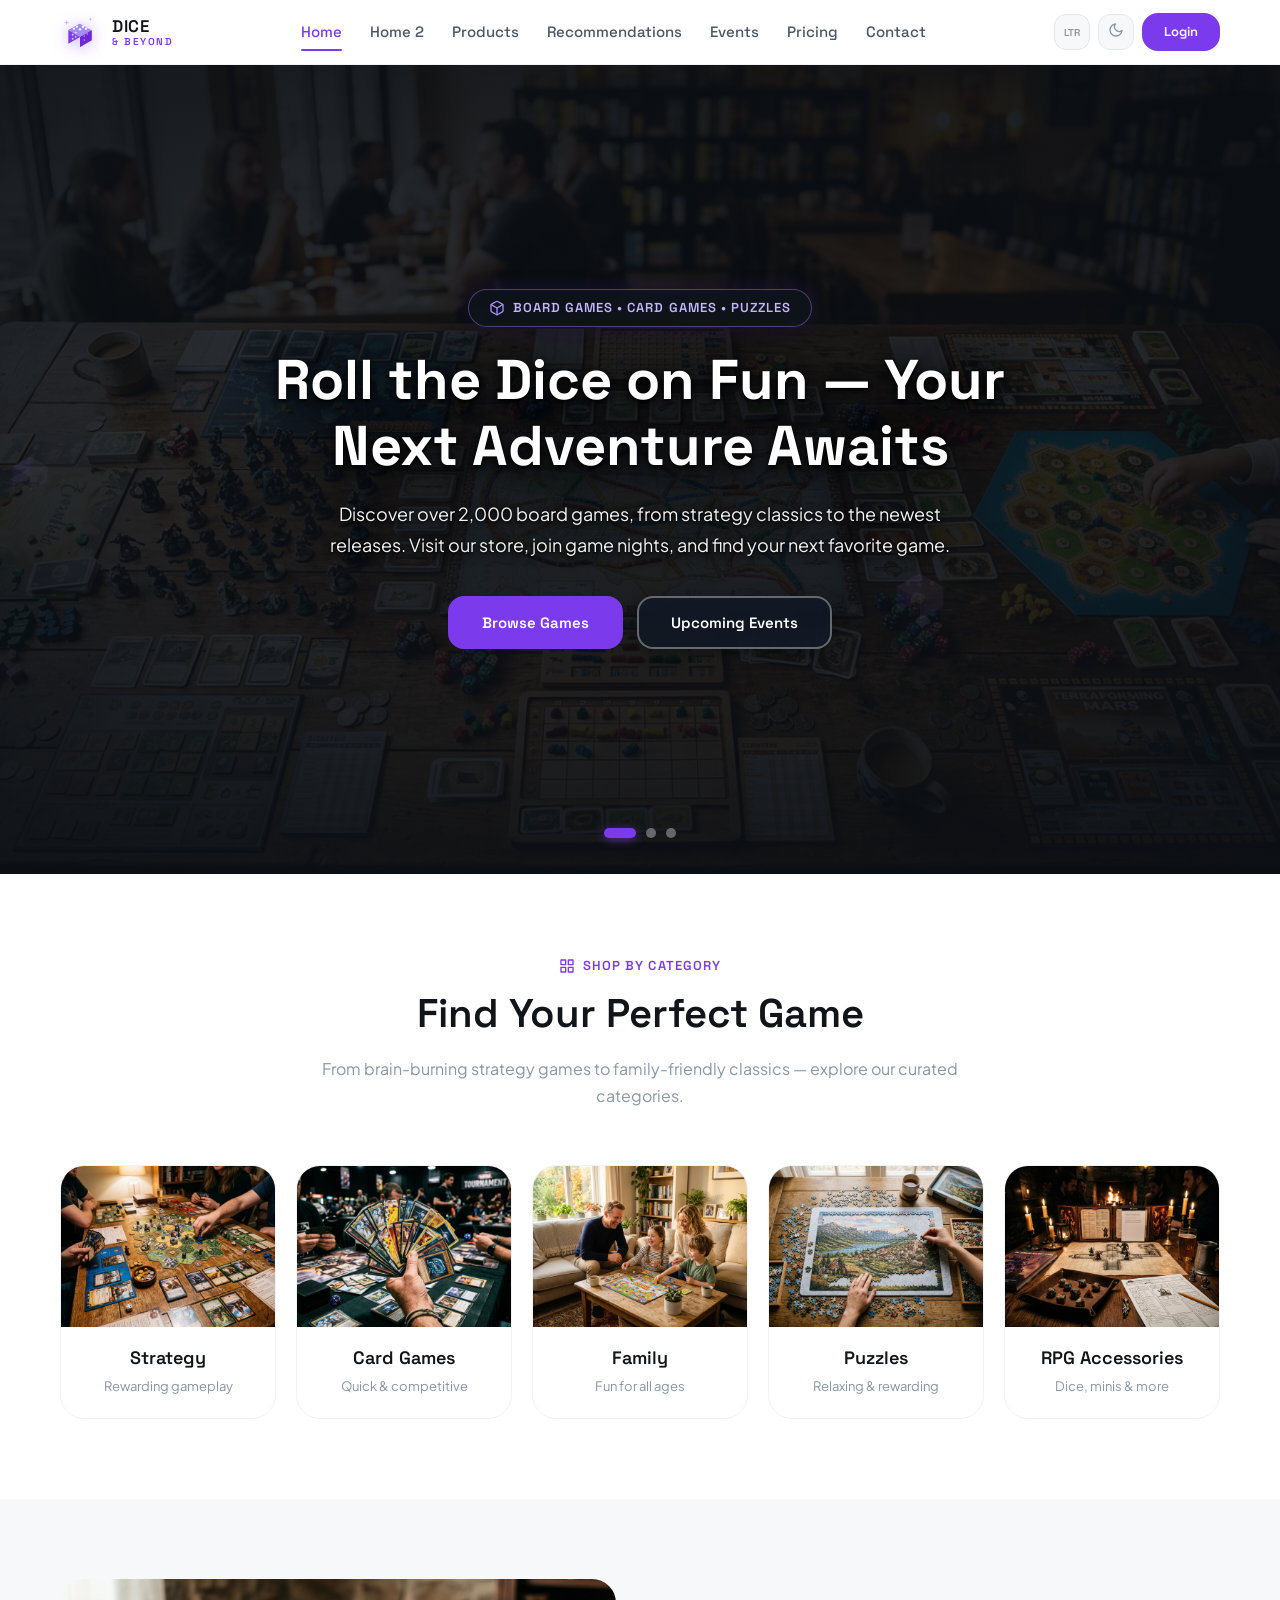
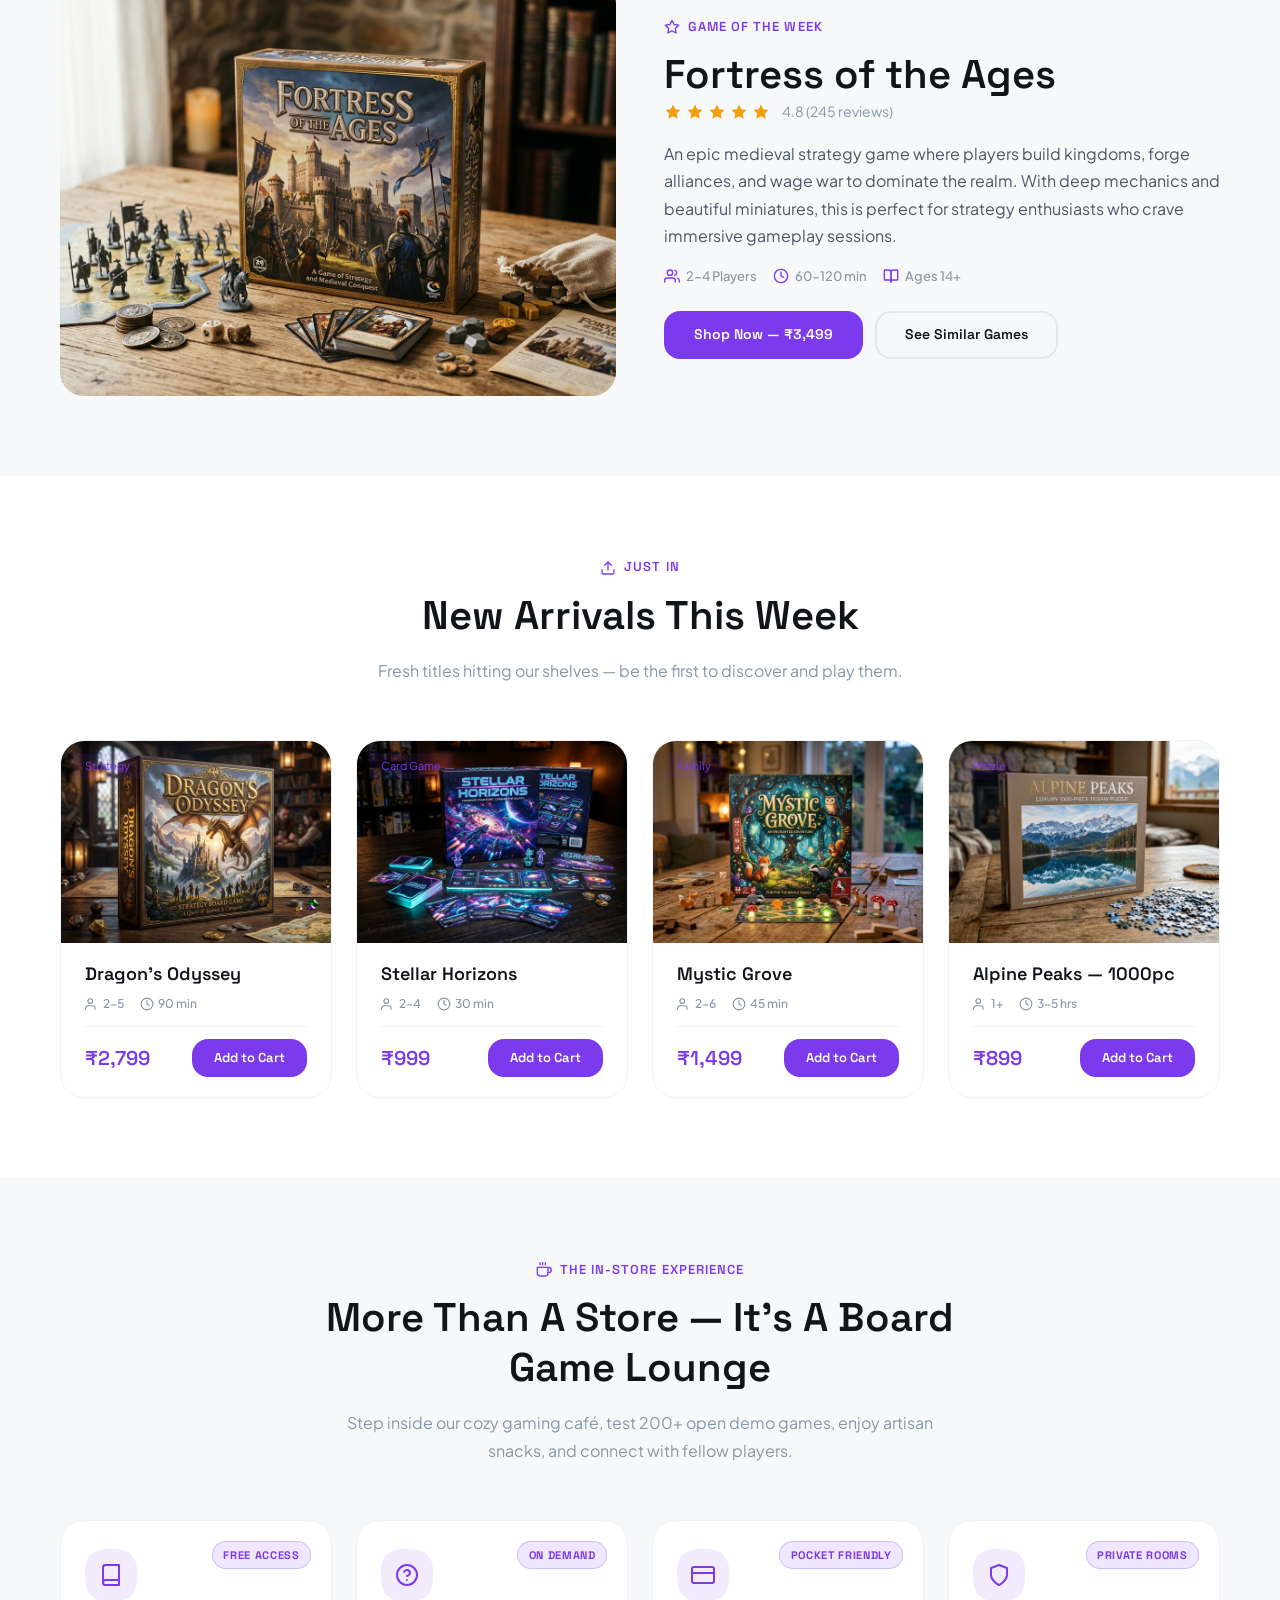
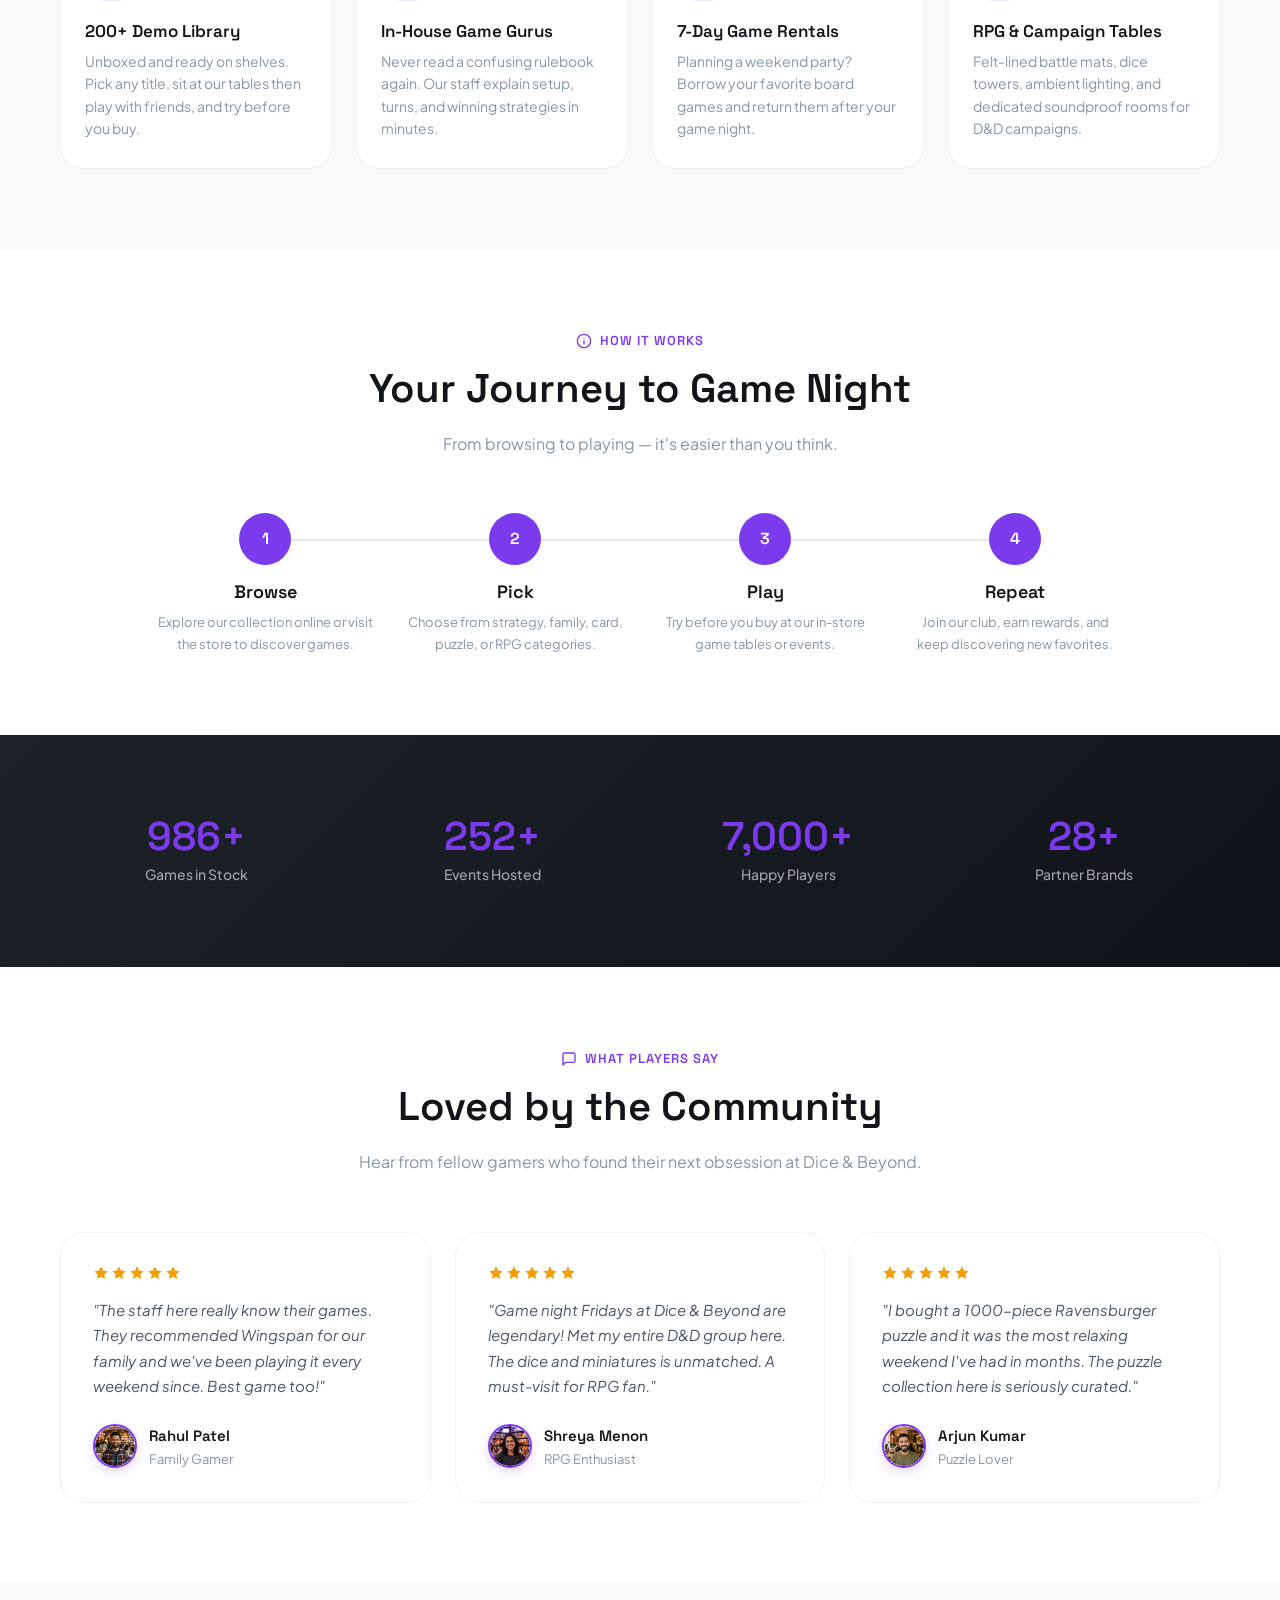
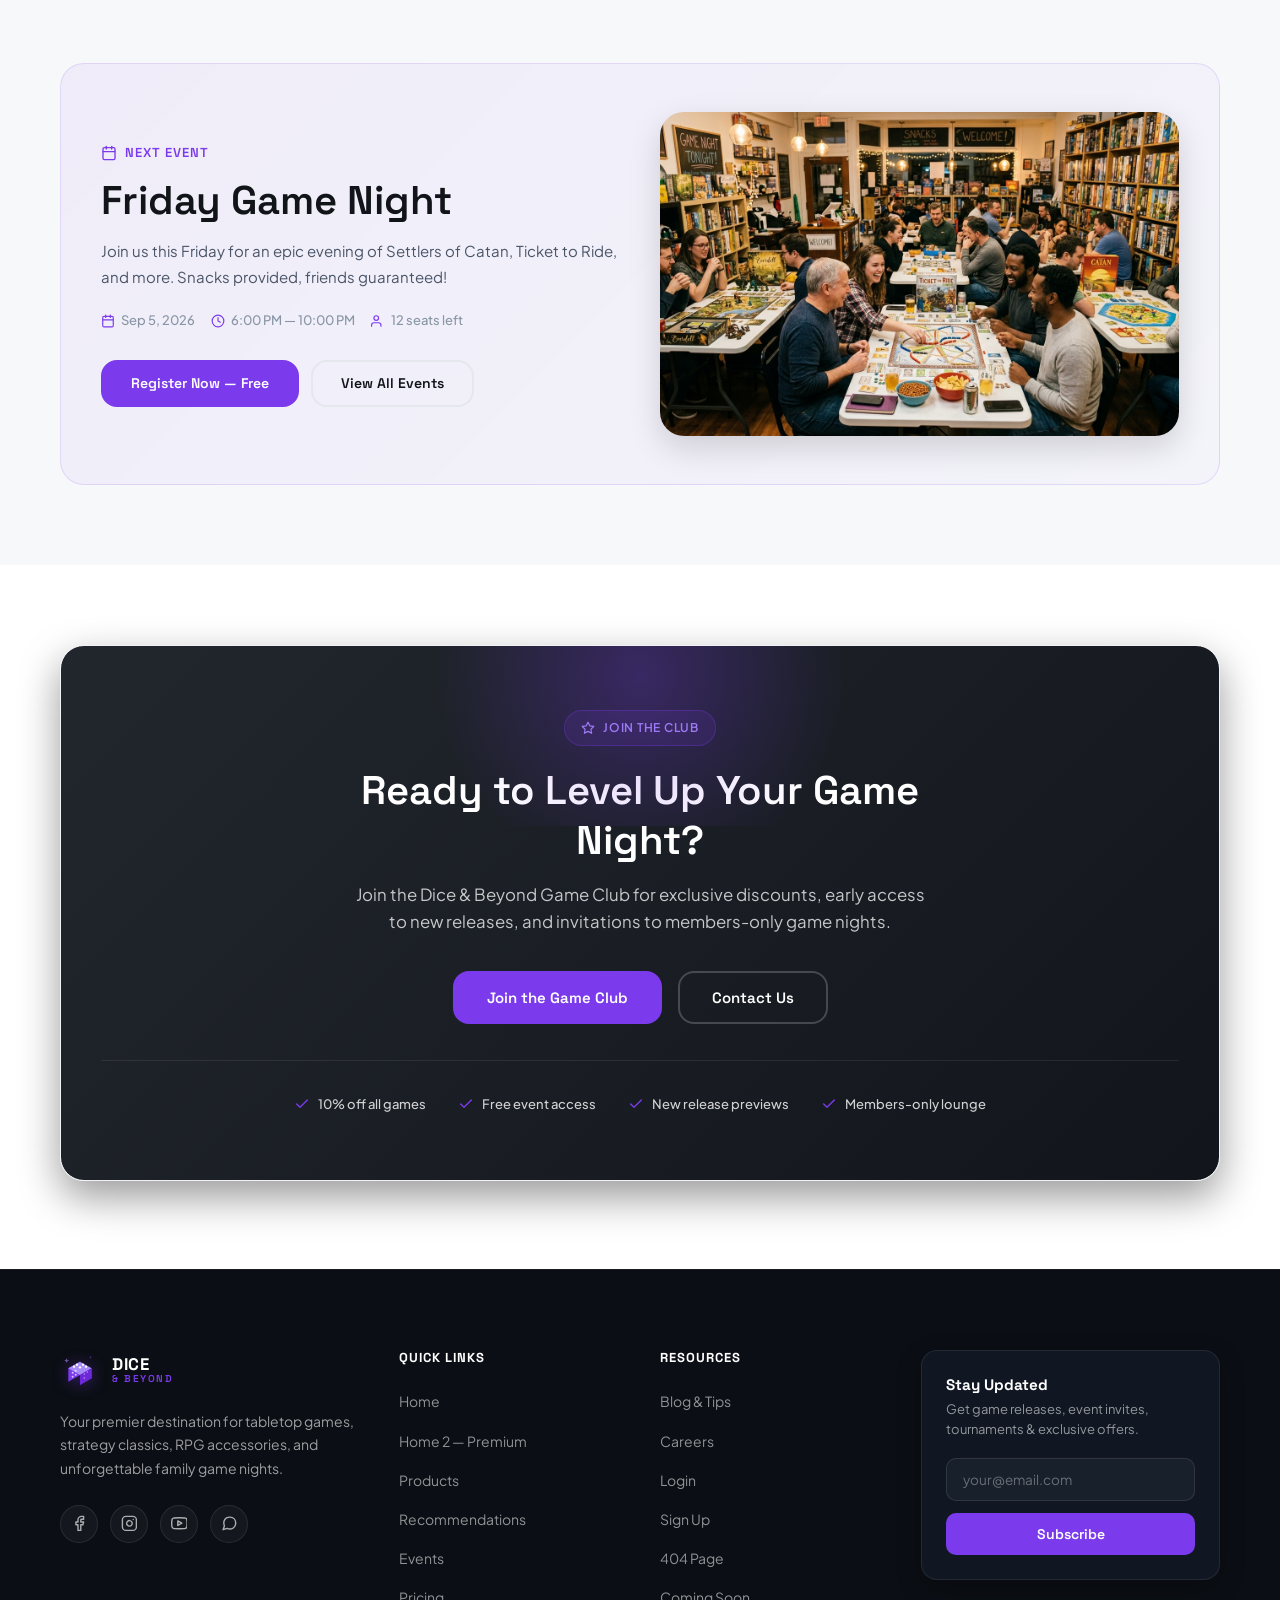
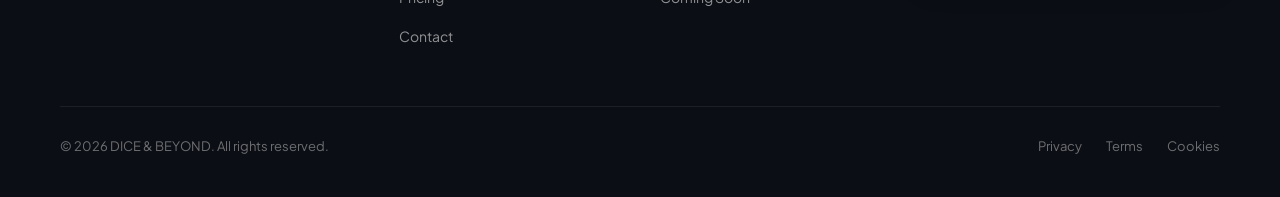
<file: index.html>
<!DOCTYPE html>
<html lang="en" id="root-html">
<head>
    <meta charset="UTF-8">
    <meta name="viewport" content="width=device-width, initial-scale=1.0">
    <meta name="description" content="Dice & Beyond — Your ultimate destination for board games, card games, puzzles, RPG accessories, and game night events. Browse our curated collection and join the community.">
    <title>Dice & Beyond — Hobby & Board Games Store</title>
    <link rel="icon" type="image/svg+xml" href="favicon.svg">
    <link rel="stylesheet" href="style.css">
</head>
<body>

<!-- NAVBAR -->
<div id="main-nav"></div>

<!-- ====== SECTION 1: HERO SLIDER ====== -->
<section class="hero" id="hero-section" aria-label="Hero Carousel">
    <!-- 3 Slide Background Images -->
    <div class="hero-slides-wrapper" id="hero-slides-track">
        <div class="hero-slide active" data-index="0">
            <img src="assets/images/hero_bg_home1.jpg" alt="Board games spread on table" class="hero-slide-img" />
        </div>
        <div class="hero-slide" data-index="1">
            <img src="assets/images/store_interior.jpg" alt="Cozy board game store and library" class="hero-slide-img" />
        </div>
        <div class="hero-slide" data-index="2">
            <img src="assets/images/game_night_event.jpg" alt="Community game night and tournament" class="hero-slide-img" />
        </div>
    </div>

    <!-- Overlay Gradient -->
    <div class="hero-overlay"></div>

    <!-- Floating dice decorations -->
    <svg class="hero-dice-float" width="80" height="80" viewBox="0 0 120 120" fill="none">
        <path d="M60 75 L95 55 L95 85 L60 105 Z" fill="#A78BFA" opacity="0.5"/>
        <path d="M25 55 L60 35 L60 75 L25 95 Z" fill="#7C3AED" opacity="0.6"/>
        <path d="M25 55 L60 35 L95 55 L60 75 Z" fill="#C4B5FD" opacity="0.5"/>
        <circle cx="42" cy="50" r="3.5" fill="#fff" opacity="0.6"/>
        <circle cx="60" cy="52" r="3.5" fill="#fff" opacity="0.6"/>
        <circle cx="78" cy="50" r="3.5" fill="#fff" opacity="0.6"/>
    </svg>
    <svg class="hero-dice-float" width="60" height="60" viewBox="0 0 120 120" fill="none">
        <path d="M60 75 L95 55 L95 85 L60 105 Z" fill="#A78BFA" opacity="0.4"/>
        <path d="M25 55 L60 35 L60 75 L25 95 Z" fill="#7C3AED" opacity="0.5"/>
        <path d="M25 55 L60 35 L95 55 L60 75 Z" fill="#C4B5FD" opacity="0.4"/>
    </svg>

    <!-- Centered Content -->
    <div class="container hero-content" style="text-align:center;max-width:840px;margin:0 auto;display:flex;flex-direction:column;align-items:center;">
        <div class="hero-label-pill">
            <svg xmlns="http://www.w3.org/2000/svg" width="16" height="16" viewBox="0 0 24 24" fill="none" stroke="currentColor" stroke-width="2" stroke-linecap="round" stroke-linejoin="round"><path d="M21 16V8a2 2 0 0 0-1-1.73l-7-4a2 2 0 0 0-2 0l-7 4A2 2 0 0 0 3 8v8a2 2 0 0 0 1 1.73l7 4a2 2 0 0 0 2 0l7-4A2 2 0 0 0 21 16z"/><polyline points="3.27 6.96 12 12.01 20.73 6.96"/><line x1="12" y1="22.08" x2="12" y2="12"/></svg>
            BOARD GAMES • CARD GAMES • PUZZLES
        </div>
        <h1 class="hero-home1-title">Roll the Dice on Fun — Your Next Adventure Awaits</h1>
        <p class="hero-home1-desc">Discover over 2,000 board games, from strategy classics to the newest releases. Visit our store, join game nights, and find your next favorite game.</p>
        <div style="display:flex;gap:0.875rem;flex-wrap:wrap;justify-content:center;">
            <a href="products.html" class="btn btn-primary btn-lg">Browse Games</a>
            <a href="events.html" class="btn btn-secondary btn-lg">Upcoming Events</a>
        </div>
    </div>

    <!-- Pagination Dots -->
    <div class="hero-slider-dots" id="hero-dots">
        <button class="hero-dot active" data-slide="0" aria-label="Go to slide 1"></button>
        <button class="hero-dot" data-slide="1" aria-label="Go to slide 2"></button>
        <button class="hero-dot" data-slide="2" aria-label="Go to slide 3"></button>
    </div>
</section>

<!-- ====== SECTION 2: FEATURED CATEGORIES ====== -->
<section class="section">
    <div class="container">
        <div class="section-header animate-on-scroll">
            <div class="section-label"><svg xmlns="http://www.w3.org/2000/svg" width="16" height="16" viewBox="0 0 24 24" fill="none" stroke="currentColor" stroke-width="2" stroke-linecap="round" stroke-linejoin="round"><rect x="3" y="3" width="7" height="7"/><rect x="14" y="3" width="7" height="7"/><rect x="14" y="14" width="7" height="7"/><rect x="3" y="14" width="7" height="7"/></svg> Shop by Category</div>
            <h2>Find Your Perfect Game</h2>
            <p>From brain-burning strategy games to family-friendly classics — explore our curated categories.</p>
        </div>
        <div class="grid grid-5 animate-on-scroll" style="gap:1.25rem;">
            <!-- Strategy -->
            <div class="card-flat" style="text-align:center;">
                <div style="aspect-ratio:4/3;overflow:hidden;">
                    <img src="assets/images/category_strategy.jpg" alt="Strategy Games" class="img-cover" />
                </div>
                <div style="padding:1.25rem;">
                    <h4 style="margin-bottom:0.375rem;">Strategy</h4>
                    <p style="font-size:0.8125rem;color:var(--text-muted);">Rewarding gameplay</p>
                </div>
            </div>
            <!-- Card -->
            <div class="card-flat" style="text-align:center;">
                <div style="aspect-ratio:4/3;overflow:hidden;">
                    <img src="assets/images/category_card.jpg" alt="Card Games" class="img-cover" />
                </div>
                <div style="padding:1.25rem;">
                    <h4 style="margin-bottom:0.375rem;">Card Games</h4>
                    <p style="font-size:0.8125rem;color:var(--text-muted);">Quick & competitive</p>
                </div>
            </div>
            <!-- Family -->
            <div class="card-flat" style="text-align:center;">
                <div style="aspect-ratio:4/3;overflow:hidden;">
                    <img src="assets/images/category_family.jpg" alt="Family Games" class="img-cover" />
                </div>
                <div style="padding:1.25rem;">
                    <h4 style="margin-bottom:0.375rem;">Family</h4>
                    <p style="font-size:0.8125rem;color:var(--text-muted);">Fun for all ages</p>
                </div>
            </div>
            <!-- Puzzle -->
            <div class="card-flat" style="text-align:center;">
                <div style="aspect-ratio:4/3;overflow:hidden;">
                    <img src="assets/images/category_puzzle.jpg" alt="Puzzles" class="img-cover" />
                </div>
                <div style="padding:1.25rem;">
                    <h4 style="margin-bottom:0.375rem;">Puzzles</h4>
                    <p style="font-size:0.8125rem;color:var(--text-muted);">Relaxing & rewarding</p>
                </div>
            </div>
            <!-- RPG -->
            <div class="card-flat" style="text-align:center;">
                <div style="aspect-ratio:4/3;overflow:hidden;">
                    <img src="assets/images/category_rpg.jpg" alt="RPG Accessories" class="img-cover" />
                </div>
                <div style="padding:1.25rem;">
                    <h4 style="margin-bottom:0.375rem;">RPG Accessories</h4>
                    <p style="font-size:0.8125rem;color:var(--text-muted);">Dice, minis & more</p>
                </div>
            </div>
        </div>
    </div>
</section>

<!-- ====== SECTION 3: GAME OF THE WEEK ====== -->
<section class="section bg-surface" id="gotw">
    <div class="container">
        <div class="gotw-split animate-on-scroll">
            <div class="gotw-image">
                <img src="assets/images/game_of_week.jpg" alt="Fortress of the Ages — Game of the Week" />
            </div>
            <div class="gotw-details">
                <div class="section-label"><svg xmlns="http://www.w3.org/2000/svg" width="16" height="16" viewBox="0 0 24 24" fill="none" stroke="currentColor" stroke-width="2" stroke-linecap="round" stroke-linejoin="round"><polygon points="12 2 15.09 8.26 22 9.27 17 14.14 18.18 21.02 12 17.77 5.82 21.02 7 14.14 2 9.27 8.91 8.26 12 2"/></svg> Game of the Week</div>
                <h2>Fortress of the Ages</h2>
                <div class="game-rating">
                    <svg xmlns="http://www.w3.org/2000/svg" width="18" height="18" viewBox="0 0 24 24" fill="#F59E0B" stroke="none"><polygon points="12 2 15.09 8.26 22 9.27 17 14.14 18.18 21.02 12 17.77 5.82 21.02 7 14.14 2 9.27 8.91 8.26 12 2"/></svg>
                    <svg xmlns="http://www.w3.org/2000/svg" width="18" height="18" viewBox="0 0 24 24" fill="#F59E0B" stroke="none"><polygon points="12 2 15.09 8.26 22 9.27 17 14.14 18.18 21.02 12 17.77 5.82 21.02 7 14.14 2 9.27 8.91 8.26 12 2"/></svg>
                    <svg xmlns="http://www.w3.org/2000/svg" width="18" height="18" viewBox="0 0 24 24" fill="#F59E0B" stroke="none"><polygon points="12 2 15.09 8.26 22 9.27 17 14.14 18.18 21.02 12 17.77 5.82 21.02 7 14.14 2 9.27 8.91 8.26 12 2"/></svg>
                    <svg xmlns="http://www.w3.org/2000/svg" width="18" height="18" viewBox="0 0 24 24" fill="#F59E0B" stroke="none"><polygon points="12 2 15.09 8.26 22 9.27 17 14.14 18.18 21.02 12 17.77 5.82 21.02 7 14.14 2 9.27 8.91 8.26 12 2"/></svg>
                    <svg xmlns="http://www.w3.org/2000/svg" width="18" height="18" viewBox="0 0 24 24" fill="#F59E0B" stroke="none"><polygon points="12 2 15.09 8.26 22 9.27 17 14.14 18.18 21.02 12 17.77 5.82 21.02 7 14.14 2 9.27 8.91 8.26 12 2"/></svg>
                    <span style="font-size:0.875rem;color:var(--text-muted);margin-left:0.5rem;">4.8 (245 reviews)</span>
                </div>
                <p style="margin-bottom:1rem;">An epic medieval strategy game where players build kingdoms, forge alliances, and wage war to dominate the realm. With deep mechanics and beautiful miniatures, this is perfect for strategy enthusiasts who crave immersive gameplay sessions.</p>
                <div class="game-meta">
                    <span class="game-meta-item"><svg xmlns="http://www.w3.org/2000/svg" width="16" height="16" viewBox="0 0 24 24" fill="none" stroke="currentColor" stroke-width="2" stroke-linecap="round" stroke-linejoin="round"><path d="M17 21v-2a4 4 0 0 0-4-4H5a4 4 0 0 0-4 4v2"/><circle cx="9" cy="7" r="4"/><path d="M23 21v-2a4 4 0 0 0-3-3.87"/><path d="M16 3.13a4 4 0 0 1 0 7.75"/></svg> 2-4 Players</span>
                    <span class="game-meta-item"><svg xmlns="http://www.w3.org/2000/svg" width="16" height="16" viewBox="0 0 24 24" fill="none" stroke="currentColor" stroke-width="2" stroke-linecap="round" stroke-linejoin="round"><circle cx="12" cy="12" r="10"/><polyline points="12 6 12 12 16 14"/></svg> 60-120 min</span>
                    <span class="game-meta-item"><svg xmlns="http://www.w3.org/2000/svg" width="16" height="16" viewBox="0 0 24 24" fill="none" stroke="currentColor" stroke-width="2" stroke-linecap="round" stroke-linejoin="round"><path d="M2 3h6a4 4 0 0 1 4 4v14a3 3 0 0 0-3-3H2z"/><path d="M22 3h-6a4 4 0 0 0-4 4v14a3 3 0 0 1 3-3h7z"/></svg> Ages 14+</span>
                </div>
                <div style="display:flex;gap:0.75rem;flex-wrap:wrap;">
                    <a href="products.html" class="btn btn-primary">Shop Now — ₹3,499</a>
                    <a href="recommendations.html" class="btn btn-secondary">See Similar Games</a>
                </div>
            </div>
        </div>
    </div>
</section>

<!-- ====== SECTION 4: NEW ARRIVALS ====== -->
<section class="section">
    <div class="container">
        <div class="section-header animate-on-scroll">
            <div class="section-label"><svg xmlns="http://www.w3.org/2000/svg" width="16" height="16" viewBox="0 0 24 24" fill="none" stroke="currentColor" stroke-width="2" stroke-linecap="round" stroke-linejoin="round"><path d="M21 15v4a2 2 0 0 1-2 2H5a2 2 0 0 1-2-2v-4"/><polyline points="17 8 12 3 7 8"/><line x1="12" y1="3" x2="12" y2="15"/></svg> Just In</div>
            <h2>New Arrivals This Week</h2>
            <p>Fresh titles hitting our shelves — be the first to discover and play them.</p>
        </div>
        <div class="grid grid-4 animate-on-scroll">
            <div class="product-card">
                <div class="product-card-image"><img src="assets/images/product_dragons_odyssey.jpg" alt="Dragon's Odyssey Strategy Board Game" /><span class="badge-category">Strategy</span></div>
                <div class="product-card-body"><h4>Dragon's Odyssey</h4><div class="product-meta"><span><svg xmlns="http://www.w3.org/2000/svg" width="14" height="14" viewBox="0 0 24 24" fill="none" stroke="currentColor" stroke-width="2" stroke-linecap="round" stroke-linejoin="round"><path d="M17 21v-2a4 4 0 0 0-4-4H5a4 4 0 0 0-4 4v2"/><circle cx="9" cy="7" r="4"/></svg> 2-5</span><span><svg xmlns="http://www.w3.org/2000/svg" width="14" height="14" viewBox="0 0 24 24" fill="none" stroke="currentColor" stroke-width="2" stroke-linecap="round" stroke-linejoin="round"><circle cx="12" cy="12" r="10"/><polyline points="12 6 12 12 16 14"/></svg> 90 min</span></div><div class="product-price">₹2,799<a href="products.html" class="btn btn-primary btn-sm">Add to Cart</a></div></div>
            </div>
            <div class="product-card">
                <div class="product-card-image"><img src="assets/images/product_stellar_horizons.jpg" alt="Stellar Horizons Space Card Game" /><span class="badge-category">Card Game</span></div>
                <div class="product-card-body"><h4>Stellar Horizons</h4><div class="product-meta"><span><svg xmlns="http://www.w3.org/2000/svg" width="14" height="14" viewBox="0 0 24 24" fill="none" stroke="currentColor" stroke-width="2" stroke-linecap="round" stroke-linejoin="round"><path d="M17 21v-2a4 4 0 0 0-4-4H5a4 4 0 0 0-4 4v2"/><circle cx="9" cy="7" r="4"/></svg> 2-4</span><span><svg xmlns="http://www.w3.org/2000/svg" width="14" height="14" viewBox="0 0 24 24" fill="none" stroke="currentColor" stroke-width="2" stroke-linecap="round" stroke-linejoin="round"><circle cx="12" cy="12" r="10"/><polyline points="12 6 12 12 16 14"/></svg> 30 min</span></div><div class="product-price">₹999<a href="products.html" class="btn btn-primary btn-sm">Add to Cart</a></div></div>
            </div>
            <div class="product-card">
                <div class="product-card-image"><img src="assets/images/product_mystic_grove.jpg" alt="Mystic Grove Family Board Game" /><span class="badge-category">Family</span></div>
                <div class="product-card-body"><h4>Mystic Grove</h4><div class="product-meta"><span><svg xmlns="http://www.w3.org/2000/svg" width="14" height="14" viewBox="0 0 24 24" fill="none" stroke="currentColor" stroke-width="2" stroke-linecap="round" stroke-linejoin="round"><path d="M17 21v-2a4 4 0 0 0-4-4H5a4 4 0 0 0-4 4v2"/><circle cx="9" cy="7" r="4"/></svg> 2-6</span><span><svg xmlns="http://www.w3.org/2000/svg" width="14" height="14" viewBox="0 0 24 24" fill="none" stroke="currentColor" stroke-width="2" stroke-linecap="round" stroke-linejoin="round"><circle cx="12" cy="12" r="10"/><polyline points="12 6 12 12 16 14"/></svg> 45 min</span></div><div class="product-price">₹1,499<a href="products.html" class="btn btn-primary btn-sm">Add to Cart</a></div></div>
            </div>
            <div class="product-card">
                <div class="product-card-image"><img src="assets/images/product_alpine_peaks.jpg" alt="Alpine Peaks 1000-Piece Jigsaw Puzzle" /><span class="badge-category">Puzzle</span></div>
                <div class="product-card-body"><h4>Alpine Peaks — 1000pc</h4><div class="product-meta"><span><svg xmlns="http://www.w3.org/2000/svg" width="14" height="14" viewBox="0 0 24 24" fill="none" stroke="currentColor" stroke-width="2" stroke-linecap="round" stroke-linejoin="round"><path d="M17 21v-2a4 4 0 0 0-4-4H5a4 4 0 0 0-4 4v2"/><circle cx="9" cy="7" r="4"/></svg> 1+</span><span><svg xmlns="http://www.w3.org/2000/svg" width="14" height="14" viewBox="0 0 24 24" fill="none" stroke="currentColor" stroke-width="2" stroke-linecap="round" stroke-linejoin="round"><circle cx="12" cy="12" r="10"/><polyline points="12 6 12 12 16 14"/></svg> 3-5 hrs</span></div><div class="product-price">₹899<a href="products.html" class="btn btn-primary btn-sm">Add to Cart</a></div></div>
            </div>
        </div>
    </div>
</section>

<!-- ====== SECTION 5: IN-STORE LOUNGE & EXPERIENCE ====== -->
<section class="section bg-surface">
    <div class="container">
        <div class="section-header animate-on-scroll">
            <div class="section-label">
                <svg xmlns="http://www.w3.org/2000/svg" width="16" height="16" viewBox="0 0 24 24" fill="none" stroke="currentColor" stroke-width="2" stroke-linecap="round" stroke-linejoin="round"><path d="M18 8h1a4 4 0 0 1 0 8h-1"/><path d="M2 8h16v9a4 4 0 0 1-4 4H6a4 4 0 0 1-4-4V8z"/><line x1="6" y1="1" x2="6" y2="4"/><line x1="10" y1="1" x2="10" y2="4"/><line x1="14" y1="1" x2="14" y2="4"/></svg>
                The In-Store Experience
            </div>
            <h2>More Than A Store — It's A Board Game Lounge</h2>
            <p>Step inside our cozy gaming café, test 200+ open demo games, enjoy artisan snacks, and connect with fellow players.</p>
        </div>

        <!-- 4 Experience Feature Cards -->
        <div class="lounge-experience-grid animate-on-scroll">
            <div class="lounge-card">
                <div class="lounge-card-tag">Free Access</div>
                <div class="lounge-card-icon">
                    <svg xmlns="http://www.w3.org/2000/svg" width="24" height="24" viewBox="0 0 24 24" fill="none" stroke="currentColor" stroke-width="2" stroke-linecap="round" stroke-linejoin="round"><path d="M4 19.5A2.5 2.5 0 0 1 6.5 17H20"/><path d="M6.5 2H20v20H6.5A2.5 2.5 0 0 1 4 19.5v-15A2.5 2.5 0 0 1 6.5 2z"/></svg>
                </div>
                <h4>200+ Demo Library</h4>
                <p>Unboxed and ready on shelves. Pick any title, sit at our tables then play with friends, and try before you buy.</p>
            </div>

            <div class="lounge-card">
                <div class="lounge-card-tag">On Demand</div>
                <div class="lounge-card-icon">
                    <svg xmlns="http://www.w3.org/2000/svg" width="24" height="24" viewBox="0 0 24 24" fill="none" stroke="currentColor" stroke-width="2" stroke-linecap="round" stroke-linejoin="round"><circle cx="12" cy="12" r="10"/><path d="M9.09 9a3 3 0 0 1 5.83 1c0 2-3 3-3 3"/><line x1="12" y1="17" x2="12.01" y2="17"/></svg>
                </div>
                <h4>In-House Game Gurus</h4>
                <p>Never read a confusing rulebook again. Our staff explain setup, turns, and winning strategies in minutes.</p>
            </div>

            <div class="lounge-card">
                <div class="lounge-card-tag">Pocket Friendly</div>
                <div class="lounge-card-icon">
                    <svg xmlns="http://www.w3.org/2000/svg" width="24" height="24" viewBox="0 0 24 24" fill="none" stroke="currentColor" stroke-width="2" stroke-linecap="round" stroke-linejoin="round"><rect x="1" y="4" width="22" height="16" rx="2" ry="2"/><line x1="1" y1="10" x2="23" y2="10"/></svg>
                </div>
                <h4>7-Day Game Rentals</h4>
                <p>Planning a weekend party? Borrow your favorite board games and return them after your game night.</p>
            </div>

            <div class="lounge-card">
                <div class="lounge-card-tag">Private Rooms</div>
                <div class="lounge-card-icon">
                    <svg xmlns="http://www.w3.org/2000/svg" width="24" height="24" viewBox="0 0 24 24" fill="none" stroke="currentColor" stroke-width="2" stroke-linecap="round" stroke-linejoin="round"><path d="M12 22s8-4 8-10V5l-8-3-8 3v7c0 6 8 10 8 10z"/></svg>
                </div>
                <h4>RPG & Campaign Tables</h4>
                <p>Felt-lined battle mats, dice towers, ambient lighting, and dedicated soundproof rooms for D&D campaigns.</p>
            </div>
        </div>
    </div>
</section>

<!-- ====== SECTION 6: HOW IT WORKS ====== -->
<section class="section">
    <div class="container">
        <div class="section-header animate-on-scroll">
            <div class="section-label"><svg xmlns="http://www.w3.org/2000/svg" width="16" height="16" viewBox="0 0 24 24" fill="none" stroke="currentColor" stroke-width="2" stroke-linecap="round" stroke-linejoin="round"><circle cx="12" cy="12" r="10"/><path d="M12 16v-4"/><path d="M12 8h.01"/></svg> How It Works</div>
            <h2>Your Journey to Game Night</h2>
            <p>From browsing to playing — it's easier than you think.</p>
        </div>
        <div class="process-strip animate-on-scroll">
            <div class="process-step">
                <div class="process-number">1</div>
                <h4>Browse</h4>
                <p>Explore our collection online or visit the store to discover games.</p>
            </div>
            <div class="process-step">
                <div class="process-number">2</div>
                <h4>Pick</h4>
                <p>Choose from strategy, family, card, puzzle, or RPG categories.</p>
            </div>
            <div class="process-step">
                <div class="process-number">3</div>
                <h4>Play</h4>
                <p>Try before you buy at our in-store game tables or events.</p>
            </div>
            <div class="process-step">
                <div class="process-number">4</div>
                <h4>Repeat</h4>
                <p>Join our club, earn rewards, and keep discovering new favorites.</p>
            </div>
        </div>
    </div>
</section>

<!-- ====== SECTION 7: STATS ====== -->
<section class="section" style="background:linear-gradient(135deg, rgba(22,27,34,0.97) 0%, rgba(13,17,23,0.99) 100%);color:#fff;">
    <div class="container">
        <div class="grid grid-4 animate-on-scroll" style="text-align:center;">
            <div class="stat-item">
                <div class="stat-value" data-count="2000" data-suffix="+">0</div>
                <div class="stat-label" style="color:rgba(255,255,255,0.6);">Games in Stock</div>
            </div>
            <div class="stat-item">
                <div class="stat-value" data-count="500" data-suffix="+">0</div>
                <div class="stat-label" style="color:rgba(255,255,255,0.6);">Events Hosted</div>
            </div>
            <div class="stat-item">
                <div class="stat-value" data-count="15000" data-suffix="+">0</div>
                <div class="stat-label" style="color:rgba(255,255,255,0.6);">Happy Players</div>
            </div>
            <div class="stat-item">
                <div class="stat-value" data-count="50" data-suffix="+">0</div>
                <div class="stat-label" style="color:rgba(255,255,255,0.6);">Partner Brands</div>
            </div>
        </div>
    </div>
</section>

<!-- ====== SECTION 8: TESTIMONIALS ====== -->
<section class="section">
    <div class="container">
        <div class="section-header animate-on-scroll">
            <div class="section-label"><svg xmlns="http://www.w3.org/2000/svg" width="16" height="16" viewBox="0 0 24 24" fill="none" stroke="currentColor" stroke-width="2" stroke-linecap="round" stroke-linejoin="round"><path d="M21 15a2 2 0 0 1-2 2H7l-4 4V5a2 2 0 0 1 2-2h14a2 2 0 0 1 2 2z"/></svg> What Players Say</div>
            <h2>Loved by the Community</h2>
            <p>Hear from fellow gamers who found their next obsession at Dice & Beyond.</p>
        </div>
        <div class="grid grid-3 animate-on-scroll">
            <div class="testimonial-card">
                <div class="stars">
                    <svg xmlns="http://www.w3.org/2000/svg" width="16" height="16" viewBox="0 0 24 24" fill="#F59E0B" stroke="none"><polygon points="12 2 15.09 8.26 22 9.27 17 14.14 18.18 21.02 12 17.77 5.82 21.02 7 14.14 2 9.27 8.91 8.26 12 2"/></svg>
                    <svg xmlns="http://www.w3.org/2000/svg" width="16" height="16" viewBox="0 0 24 24" fill="#F59E0B" stroke="none"><polygon points="12 2 15.09 8.26 22 9.27 17 14.14 18.18 21.02 12 17.77 5.82 21.02 7 14.14 2 9.27 8.91 8.26 12 2"/></svg>
                    <svg xmlns="http://www.w3.org/2000/svg" width="16" height="16" viewBox="0 0 24 24" fill="#F59E0B" stroke="none"><polygon points="12 2 15.09 8.26 22 9.27 17 14.14 18.18 21.02 12 17.77 5.82 21.02 7 14.14 2 9.27 8.91 8.26 12 2"/></svg>
                    <svg xmlns="http://www.w3.org/2000/svg" width="16" height="16" viewBox="0 0 24 24" fill="#F59E0B" stroke="none"><polygon points="12 2 15.09 8.26 22 9.27 17 14.14 18.18 21.02 12 17.77 5.82 21.02 7 14.14 2 9.27 8.91 8.26 12 2"/></svg>
                    <svg xmlns="http://www.w3.org/2000/svg" width="16" height="16" viewBox="0 0 24 24" fill="#F59E0B" stroke="none"><polygon points="12 2 15.09 8.26 22 9.27 17 14.14 18.18 21.02 12 17.77 5.82 21.02 7 14.14 2 9.27 8.91 8.26 12 2"/></svg>
                </div>
                <p class="quote">"The staff here really know their games. They recommended Wingspan for our family and we've been playing it every weekend since. Best game too!"</p>
                <div class="author">
                    <div class="author-avatar"><img src="assets/images/avatar_rahul_patel.jpg" alt="Rahul Patel" /></div>
                    <div>
                        <div class="author-name">Rahul Patel</div>
                        <div class="author-role">Family Gamer</div>
                    </div>
                </div>
            </div>
            <div class="testimonial-card">
                <div class="stars">
                    <svg xmlns="http://www.w3.org/2000/svg" width="16" height="16" viewBox="0 0 24 24" fill="#F59E0B" stroke="none"><polygon points="12 2 15.09 8.26 22 9.27 17 14.14 18.18 21.02 12 17.77 5.82 21.02 7 14.14 2 9.27 8.91 8.26 12 2"/></svg>
                    <svg xmlns="http://www.w3.org/2000/svg" width="16" height="16" viewBox="0 0 24 24" fill="#F59E0B" stroke="none"><polygon points="12 2 15.09 8.26 22 9.27 17 14.14 18.18 21.02 12 17.77 5.82 21.02 7 14.14 2 9.27 8.91 8.26 12 2"/></svg>
                    <svg xmlns="http://www.w3.org/2000/svg" width="16" height="16" viewBox="0 0 24 24" fill="#F59E0B" stroke="none"><polygon points="12 2 15.09 8.26 22 9.27 17 14.14 18.18 21.02 12 17.77 5.82 21.02 7 14.14 2 9.27 8.91 8.26 12 2"/></svg>
                    <svg xmlns="http://www.w3.org/2000/svg" width="16" height="16" viewBox="0 0 24 24" fill="#F59E0B" stroke="none"><polygon points="12 2 15.09 8.26 22 9.27 17 14.14 18.18 21.02 12 17.77 5.82 21.02 7 14.14 2 9.27 8.91 8.26 12 2"/></svg>
                    <svg xmlns="http://www.w3.org/2000/svg" width="16" height="16" viewBox="0 0 24 24" fill="#F59E0B" stroke="none"><polygon points="12 2 15.09 8.26 22 9.27 17 14.14 18.18 21.02 12 17.77 5.82 21.02 7 14.14 2 9.27 8.91 8.26 12 2"/></svg>
                </div>
                <p class="quote">"Game night Fridays at Dice & Beyond are legendary! Met my entire D&D group here. The dice and miniatures is unmatched. A must-visit for RPG fan."</p>
                <div class="author">
                    <div class="author-avatar"><img src="assets/images/avatar_shreya_menon.jpg" alt="Shreya Menon" /></div>
                    <div>
                        <div class="author-name">Shreya Menon</div>
                        <div class="author-role">RPG Enthusiast</div>
                    </div>
                </div>
            </div>
            <div class="testimonial-card">
                <div class="stars">
                    <svg xmlns="http://www.w3.org/2000/svg" width="16" height="16" viewBox="0 0 24 24" fill="#F59E0B" stroke="none"><polygon points="12 2 15.09 8.26 22 9.27 17 14.14 18.18 21.02 12 17.77 5.82 21.02 7 14.14 2 9.27 8.91 8.26 12 2"/></svg>
                    <svg xmlns="http://www.w3.org/2000/svg" width="16" height="16" viewBox="0 0 24 24" fill="#F59E0B" stroke="none"><polygon points="12 2 15.09 8.26 22 9.27 17 14.14 18.18 21.02 12 17.77 5.82 21.02 7 14.14 2 9.27 8.91 8.26 12 2"/></svg>
                    <svg xmlns="http://www.w3.org/2000/svg" width="16" height="16" viewBox="0 0 24 24" fill="#F59E0B" stroke="none"><polygon points="12 2 15.09 8.26 22 9.27 17 14.14 18.18 21.02 12 17.77 5.82 21.02 7 14.14 2 9.27 8.91 8.26 12 2"/></svg>
                    <svg xmlns="http://www.w3.org/2000/svg" width="16" height="16" viewBox="0 0 24 24" fill="#F59E0B" stroke="none"><polygon points="12 2 15.09 8.26 22 9.27 17 14.14 18.18 21.02 12 17.77 5.82 21.02 7 14.14 2 9.27 8.91 8.26 12 2"/></svg>
                    <svg xmlns="http://www.w3.org/2000/svg" width="16" height="16" viewBox="0 0 24 24" fill="#F59E0B" stroke="none"><polygon points="12 2 15.09 8.26 22 9.27 17 14.14 18.18 21.02 12 17.77 5.82 21.02 7 14.14 2 9.27 8.91 8.26 12 2"/></svg>
                </div>
                <p class="quote">"I bought a 1000-piece Ravensburger puzzle and it was the most relaxing weekend I've had in months. The puzzle collection here is seriously curated."</p>
                <div class="author">
                    <div class="author-avatar"><img src="assets/images/avatar_arjun_kumar.jpg" alt="Arjun Kumar" /></div>
                    <div>
                        <div class="author-name">Arjun Kumar</div>
                        <div class="author-role">Puzzle Lover</div>
                    </div>
                </div>
            </div>
        </div>
    </div>
</section>

<!-- ====== SECTION 9: UPCOMING GAME NIGHT ====== -->
<section class="section bg-surface">
    <div class="container">
        <div class="featured-event-banner animate-on-scroll">
            <div class="featured-event-content">
                <div class="section-label"><svg xmlns="http://www.w3.org/2000/svg" width="16" height="16" viewBox="0 0 24 24" fill="none" stroke="currentColor" stroke-width="2" stroke-linecap="round" stroke-linejoin="round"><rect x="3" y="4" width="18" height="18" rx="2" ry="2"/><line x1="16" y1="2" x2="16" y2="6"/><line x1="8" y1="2" x2="8" y2="6"/><line x1="3" y1="10" x2="21" y2="10"/></svg> Next Event</div>
                <h2>Friday Game Night</h2>
                <p>Join us this Friday for an epic evening of Settlers of Catan, Ticket to Ride, and more. Snacks provided, friends guaranteed!</p>
                <div class="featured-event-meta">
                    <span><svg xmlns="http://www.w3.org/2000/svg" width="14" height="14" viewBox="0 0 24 24" fill="none" stroke="currentColor" stroke-width="2" stroke-linecap="round" stroke-linejoin="round"><rect x="3" y="4" width="18" height="18" rx="2" ry="2"/><line x1="16" y1="2" x2="16" y2="6"/><line x1="8" y1="2" x2="8" y2="6"/><line x1="3" y1="10" x2="21" y2="10"/></svg> Sep 5, 2026</span>
                    <span><svg xmlns="http://www.w3.org/2000/svg" width="14" height="14" viewBox="0 0 24 24" fill="none" stroke="currentColor" stroke-width="2" stroke-linecap="round" stroke-linejoin="round"><circle cx="12" cy="12" r="10"/><polyline points="12 6 12 12 16 14"/></svg> 6:00 PM — 10:00 PM</span>
                    <span><svg xmlns="http://www.w3.org/2000/svg" width="14" height="14" viewBox="0 0 24 24" fill="none" stroke="currentColor" stroke-width="2" stroke-linecap="round" stroke-linejoin="round"><path d="M17 21v-2a4 4 0 0 0-4-4H5a4 4 0 0 0-4 4v2"/><circle cx="9" cy="7" r="4"/></svg> 12 seats left</span>
                </div>
                <div class="featured-event-actions">
                    <a href="events.html" class="btn btn-primary">Register Now — Free</a>
                    <a href="events.html" class="btn btn-secondary">View All Events</a>
                </div>
            </div>
            <div class="featured-event-image">
                <img src="assets/images/game_night_event.jpg" alt="Game Night Event" />
            </div>
        </div>
    </div>
</section>

<!-- ====== SECTION 10: CTA / NEWSLETTER ====== -->
<section class="cta-normal-section">
    <div class="container">
        <div class="cta-normal-card animate-on-scroll">
            <div class="cta-normal-badge">
                <svg xmlns="http://www.w3.org/2000/svg" width="14" height="14" viewBox="0 0 24 24" fill="none" stroke="currentColor" stroke-width="2" stroke-linecap="round" stroke-linejoin="round"><polygon points="12 2 15.09 8.26 22 9.27 17 14.14 18.18 21.02 12 17.77 5.82 21.02 7 14.14 2 9.27 8.91 8.26 12 2"/></svg>
                Join the Club
            </div>
            <h2 class="cta-normal-title">Ready to Level Up Your Game Night?</h2>
            <p class="cta-normal-desc">Join the Dice & Beyond Game Club for exclusive discounts, early access to new releases, and invitations to members-only game nights.</p>
            <div class="cta-normal-actions">
                <a href="pricing.html" class="btn btn-primary btn-lg">Join the Game Club</a>
                <a href="contact.html" class="btn btn-secondary btn-lg" style="color:#fff;border-color:rgba(255,255,255,0.2);">Contact Us</a>
            </div>
            <div class="cta-normal-features">
                <span class="cta-normal-feature-item"><svg xmlns="http://www.w3.org/2000/svg" width="16" height="16" viewBox="0 0 24 24" fill="none" stroke="currentColor" stroke-width="2.5" stroke-linecap="round" stroke-linejoin="round"><polyline points="20 6 9 17 4 12"/></svg> 10% off all games</span>
                <span class="cta-normal-feature-item"><svg xmlns="http://www.w3.org/2000/svg" width="16" height="16" viewBox="0 0 24 24" fill="none" stroke="currentColor" stroke-width="2.5" stroke-linecap="round" stroke-linejoin="round"><polyline points="20 6 9 17 4 12"/></svg> Free event access</span>
                <span class="cta-normal-feature-item"><svg xmlns="http://www.w3.org/2000/svg" width="16" height="16" viewBox="0 0 24 24" fill="none" stroke="currentColor" stroke-width="2.5" stroke-linecap="round" stroke-linejoin="round"><polyline points="20 6 9 17 4 12"/></svg> New release previews</span>
                <span class="cta-normal-feature-item"><svg xmlns="http://www.w3.org/2000/svg" width="16" height="16" viewBox="0 0 24 24" fill="none" stroke="currentColor" stroke-width="2.5" stroke-linecap="round" stroke-linejoin="round"><polyline points="20 6 9 17 4 12"/></svg> Members-only lounge</span>
            </div>
        </div>
    </div>
</section>

<!-- FOOTER -->
<div id="main-footer"></div>

<script src="components.js"></script>
</body>
</html>
</file>
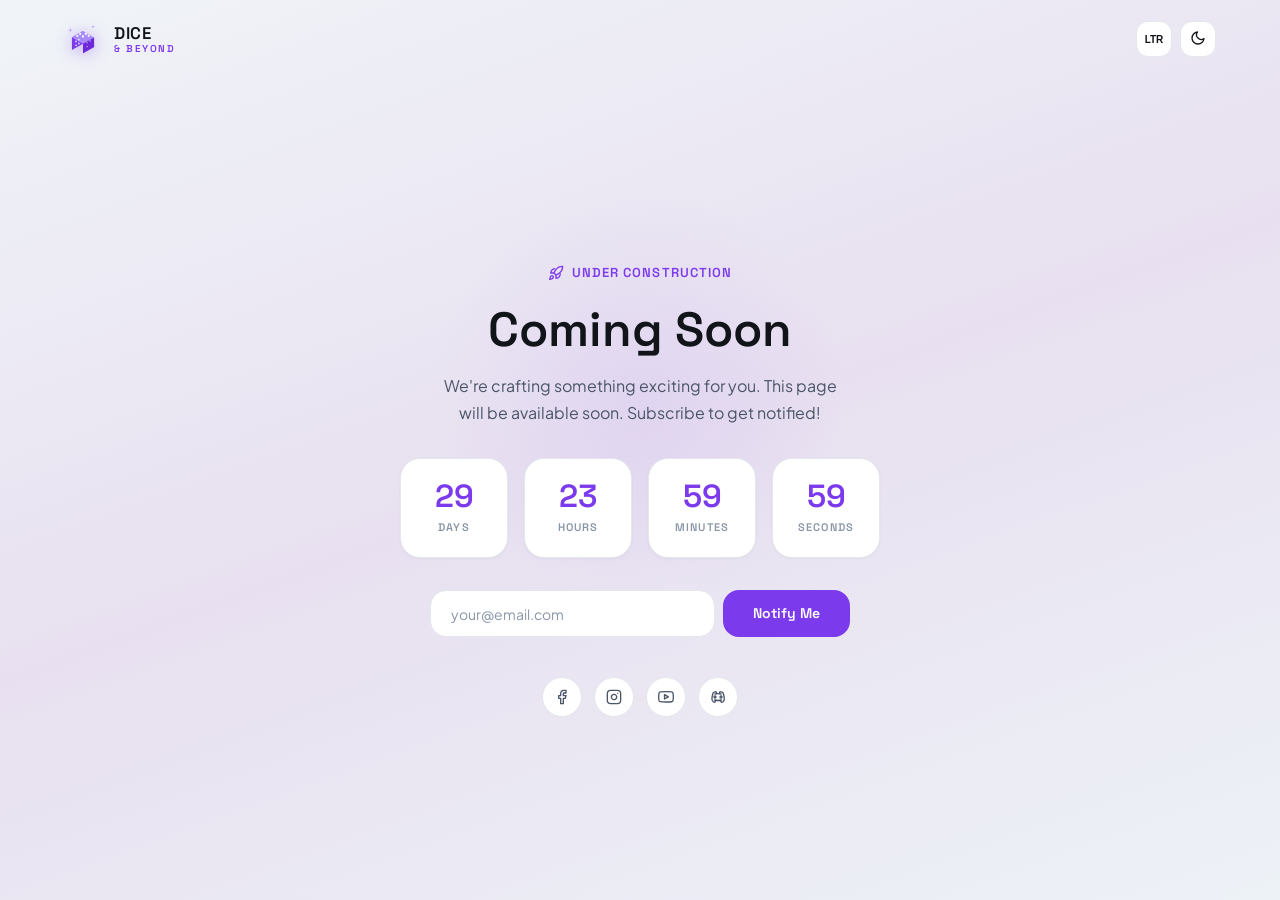
<file: coming-soon.html>
<!DOCTYPE html>
<html lang="en" id="root-html">
<head>
    <meta charset="UTF-8">
    <meta name="viewport" content="width=device-width, initial-scale=1.0">
    <meta name="description" content="This page is coming soon. Subscribe for updates on new features and products from Dice & Beyond.">
    <title>Coming Soon | Dice & Beyond — Hobby & Board Games Store</title>
    <link rel="icon" type="image/svg+xml" href="favicon.svg">
    <link rel="stylesheet" href="style.css">
    <style>
        .countdown-grid {
            display: grid;
            grid-template-columns: repeat(4, 1fr);
            gap: 1rem;
            max-width: 480px;
            margin: 2rem auto;
            width: 100%;
        }
        .countdown-item {
            background: var(--bg-card);
            border: 1px solid var(--border-default);
            box-shadow: var(--shadow-sm);
            border-radius: var(--radius-xl);
            padding: 1.25rem 0.75rem;
            text-align: center;
            backdrop-filter: blur(8px);
        }
        .dark .countdown-item {
            background: rgba(255,255,255,0.05);
            border-color: rgba(255,255,255,0.1);
        }
        .countdown-value {
            font-family: var(--font-heading);
            font-weight: 600;
            font-size: 2rem;
            color: var(--primary);
            line-height: 1.1;
            animation: countDown 2s ease-in-out infinite;
        }
        .countdown-label {
            font-size: 0.6875rem;
            color: var(--text-muted);
            text-transform: uppercase;
            letter-spacing: 0.1em;
            margin-top: 0.25rem;
            font-family: var(--font-heading);
            font-weight: 600;
        }
        .subscribe-form {
            display: flex;
            gap: 0.5rem;
            max-width: 420px;
            width: 100%;
            margin: 0 auto;
        }
        .subscribe-form input {
            flex: 1;
            padding: 0.75rem 1.25rem;
            background: var(--bg-card);
            border: 1.5px solid var(--border-default);
            border-radius: var(--radius-lg);
            color: var(--text-heading);
            font-family: var(--font-body);
            font-size: 0.875rem;
            outline: none;
            transition: var(--transition-fast);
        }
        .subscribe-form input:focus {
            border-color: var(--primary);
        }
        .subscribe-form input::placeholder {
            color: var(--text-muted);
        }
        .dark .subscribe-form input {
            background: rgba(255,255,255,0.06);
            border-color: rgba(255,255,255,0.12);
            color: #fff;
        }
        .coming-title {
            color: var(--text-heading);
            font-size: clamp(2rem, 5vw, 3rem);
            margin-bottom: 0.75rem;
        }
        .coming-desc {
            color: var(--text-body);
            font-size: 1rem;
            max-width: 420px;
            margin: 0 auto;
        }
        .coming-socials {
            display: flex;
            justify-content: center;
            gap: 0.75rem;
            margin-top: 2.5rem;
        }
        .coming-social-link {
            width: 2.5rem;
            height: 2.5rem;
            display: flex;
            align-items: center;
            justify-content: center;
            border-radius: 50%;
            border: 1px solid var(--border-default);
            color: var(--text-body);
            background: var(--bg-card);
            transition: var(--transition-fast);
        }
        .coming-social-link:hover {
            border-color: var(--primary);
            color: var(--primary);
            background: var(--primary-subtle);
        }
        .dark .coming-social-link {
            border-color: rgba(255,255,255,0.15);
            color: rgba(255,255,255,0.5);
            background: transparent;
        }
        .dark .coming-social-link:hover {
            border-color: var(--primary);
            color: var(--primary);
            background: rgba(124,58,237,0.1);
        }
        @media (max-width: 480px) {
            .countdown-grid {
                gap: 0.5rem;
                margin: 1.5rem auto;
            }
            .countdown-item {
                padding: 0.75rem 0.25rem;
                border-radius: var(--radius-lg);
            }
            .countdown-value {
                font-size: 1.35rem;
            }
            .countdown-label {
                font-size: 0.5625rem;
                letter-spacing: 0.05em;
            }
            .subscribe-form {
                flex-direction: column;
            }
        }
    </style>
</head>
<body class="fullscreen-page">

<!-- Top Bar -->
<div style="display:flex;align-items:center;justify-content:space-between;padding:1.25rem 1.5rem;max-width:1200px;margin:0 auto;width:100%;">
    <a href="index.html" class="nav-logo" aria-label="Dice & Beyond Home">
        <img src="logo.svg" alt="Dice & Beyond Logo" width="38" height="38" style="width:38px;height:38px;object-fit:contain;display:block;" />
        <div class="nav-logo-text">
            <span class="brand-top">DICE</span>
            <span class="brand-bottom">& Beyond</span>
        </div>
    </a>
    <div style="display:flex;gap:0.5rem;">
        <button onclick="toggleDir()" class="auth-toggle-btn" title="Toggle Direction">
            <span class="dir-label" style="font-size:0.625rem;font-weight:600;">LTR</span>
        </button>
        <button onclick="toggleTheme()" class="auth-toggle-btn" title="Toggle Theme" aria-label="Toggle dark mode">
            <span class="theme-icon-wrap"><svg xmlns="http://www.w3.org/2000/svg" width="16" height="16" viewBox="0 0 24 24" fill="none" stroke="currentColor" stroke-width="2" stroke-linecap="round" stroke-linejoin="round"><path d="M21 12.79A9 9 0 1 1 11.21 3 7 7 0 0 0 21 12.79z"/></svg></span>
        </button>
    </div>
</div>

<!-- Content -->
<div class="fullscreen-content">
    <div style="position:relative;max-width:540px;width:100%;margin:0 auto;">
        <!-- Decorative glow -->
        <div style="position:absolute;top:30%;left:50%;transform:translate(-50%,-50%);width:min(450px, 90vw);height:min(450px, 90vw);background:radial-gradient(circle,rgba(124,58,237,0.08),transparent 65%);border-radius:50%;pointer-events:none;"></div>

        <div style="position:relative;z-index:2;">
            <div class="section-label" style="justify-content:center;margin-bottom:1rem;">
                <svg xmlns="http://www.w3.org/2000/svg" width="16" height="16" viewBox="0 0 24 24" fill="none" stroke="currentColor" stroke-width="2" stroke-linecap="round" stroke-linejoin="round"><path d="M4.5 16.5c-1.5 1.26-2 5-2 5s3.74-.5 5-2c.71-.84.7-2.13-.09-2.91a2.18 2.18 0 0 0-2.91-.09z"/><path d="M12 15l-3-3a22 22 0 0 1 2-3.95A12.88 12.88 0 0 1 22 2c0 2.72-.78 7.5-6 11a22.35 22.35 0 0 1-4 2z"/><path d="M9 12H4s.55-3.03 2-4.5C7.5 6 10 5.5 10 5.5"/><path d="M12 15v5s3.03-.55 4.5-2c1.5-1.5 2-4.5 2-4.5"/></svg>
                Under Construction
            </div>
            <h1 class="coming-title">Coming Soon</h1>
            <p class="coming-desc">
                We're crafting something exciting for you. This page will be available soon. Subscribe to get notified!
            </p>

            <!-- Countdown -->
            <div class="countdown-grid" id="countdown">
                <div class="countdown-item">
                    <div class="countdown-value" id="cd-days">28</div>
                    <div class="countdown-label">Days</div>
                </div>
                <div class="countdown-item">
                    <div class="countdown-value" id="cd-hours">14</div>
                    <div class="countdown-label">Hours</div>
                </div>
                <div class="countdown-item">
                    <div class="countdown-value" id="cd-mins">36</div>
                    <div class="countdown-label">Minutes</div>
                </div>
                <div class="countdown-item">
                    <div class="countdown-value" id="cd-secs">52</div>
                    <div class="countdown-label">Seconds</div>
                </div>
            </div>

            <!-- Subscribe -->
            <form class="subscribe-form" onsubmit="event.preventDefault(); alert('Subscribed! We will notify you when this page launches.'); this.reset();">
                <input type="email" placeholder="your@email.com" required>
                <button type="submit" class="btn btn-primary">Notify Me</button>
            </form>

            <!-- Social -->
            <div class="coming-socials">
                <a href="#" class="coming-social-link" aria-label="Facebook"><svg xmlns="http://www.w3.org/2000/svg" width="16" height="16" viewBox="0 0 24 24" fill="none" stroke="currentColor" stroke-width="2" stroke-linecap="round" stroke-linejoin="round"><path d="M18 2h-3a5 5 0 0 0-5 5v3H7v4h3v8h4v-8h3l1-4h-4V7a1 1 0 0 1 1-1h3z"/></svg></a>
                <a href="#" class="coming-social-link" aria-label="Instagram"><svg xmlns="http://www.w3.org/2000/svg" width="16" height="16" viewBox="0 0 24 24" fill="none" stroke="currentColor" stroke-width="2" stroke-linecap="round" stroke-linejoin="round"><rect x="2" y="2" width="20" height="20" rx="5" ry="5"/><path d="M16 11.37A4 4 0 1 1 12.63 8 4 4 0 0 1 16 11.37z"/><line x1="17.5" y1="6.5" x2="17.51" y2="6.5"/></svg></a>
                <a href="#" class="coming-social-link" aria-label="YouTube"><svg xmlns="http://www.w3.org/2000/svg" width="16" height="16" viewBox="0 0 24 24" fill="none" stroke="currentColor" stroke-width="2" stroke-linecap="round" stroke-linejoin="round"><path d="M22.54 6.42a2.78 2.78 0 0 0-1.94-2C18.88 4 12 4 12 4s-6.88 0-8.6.46a2.78 2.78 0 0 0-1.94 2A29 29 0 0 0 1 11.75a29 29 0 0 0 .46 5.33A2.78 2.78 0 0 0 3.4 19.1c1.72.46 8.6.46 8.6.46s6.88 0 8.6-.46a2.78 2.78 0 0 0 1.94-2 29 29 0 0 0 .46-5.25 29 29 0 0 0-.46-5.43z"/><polygon points="9.75 15.02 15.5 11.75 9.75 8.48 9.75 15.02"/></svg></a>
                <a href="#" class="coming-social-link" aria-label="Discord"><svg xmlns="http://www.w3.org/2000/svg" width="16" height="16" viewBox="0 0 24 24" fill="none" stroke="currentColor" stroke-width="2" stroke-linecap="round" stroke-linejoin="round"><path d="M9 12a1.5 1.5 0 1 1-3 0 1.5 1.5 0 0 1 3 0z"/><path d="M18 12a1.5 1.5 0 1 1-3 0 1.5 1.5 0 0 1 3 0z"/><path d="M7.5 7.5c3.5-1 5.5-1 9 0"/><path d="M7 16.5c3.5 1 6.5 1 10 0"/><path d="M15.5 17c0 1 1.5 3 2 3 1.5 0 2.833-1.667 3.5-3 .667-1.667.5-5.833-1.5-11.5-1.457-1.015-3-1.34-4.5-1.5l-1 2.5"/><path d="M8.5 17c0 1-1.356 3-1.832 3-1.429 0-2.698-1.667-3.333-3-.635-1.667-.476-5.833 1.428-11.5C6.151 4.485 7.545 4.16 9 4l1 2.5"/></svg></a>
            </div>
        </div>
    </div>
</div>

<script src="components.js"></script>
<script>
    document.addEventListener('DOMContentLoaded', function() {
        initAuthPage();

        // Simple countdown timer (30 days from now)
        const targetDate = new Date();
        targetDate.setDate(targetDate.getDate() + 30);

        function updateCountdown() {
            const now = new Date();
            const diff = targetDate - now;
            if (diff <= 0) return;

            const days = Math.floor(diff / (1000 * 60 * 60 * 24));
            const hours = Math.floor((diff % (1000 * 60 * 60 * 24)) / (1000 * 60 * 60));
            const mins = Math.floor((diff % (1000 * 60 * 60)) / (1000 * 60));
            const secs = Math.floor((diff % (1000 * 60)) / 1000);

            document.getElementById('cd-days').textContent = String(days).padStart(2, '0');
            document.getElementById('cd-hours').textContent = String(hours).padStart(2, '0');
            document.getElementById('cd-mins').textContent = String(mins).padStart(2, '0');
            document.getElementById('cd-secs').textContent = String(secs).padStart(2, '0');
        }

        updateCountdown();
        setInterval(updateCountdown, 1000);
    });
</script>
</body>
</html>
</file>
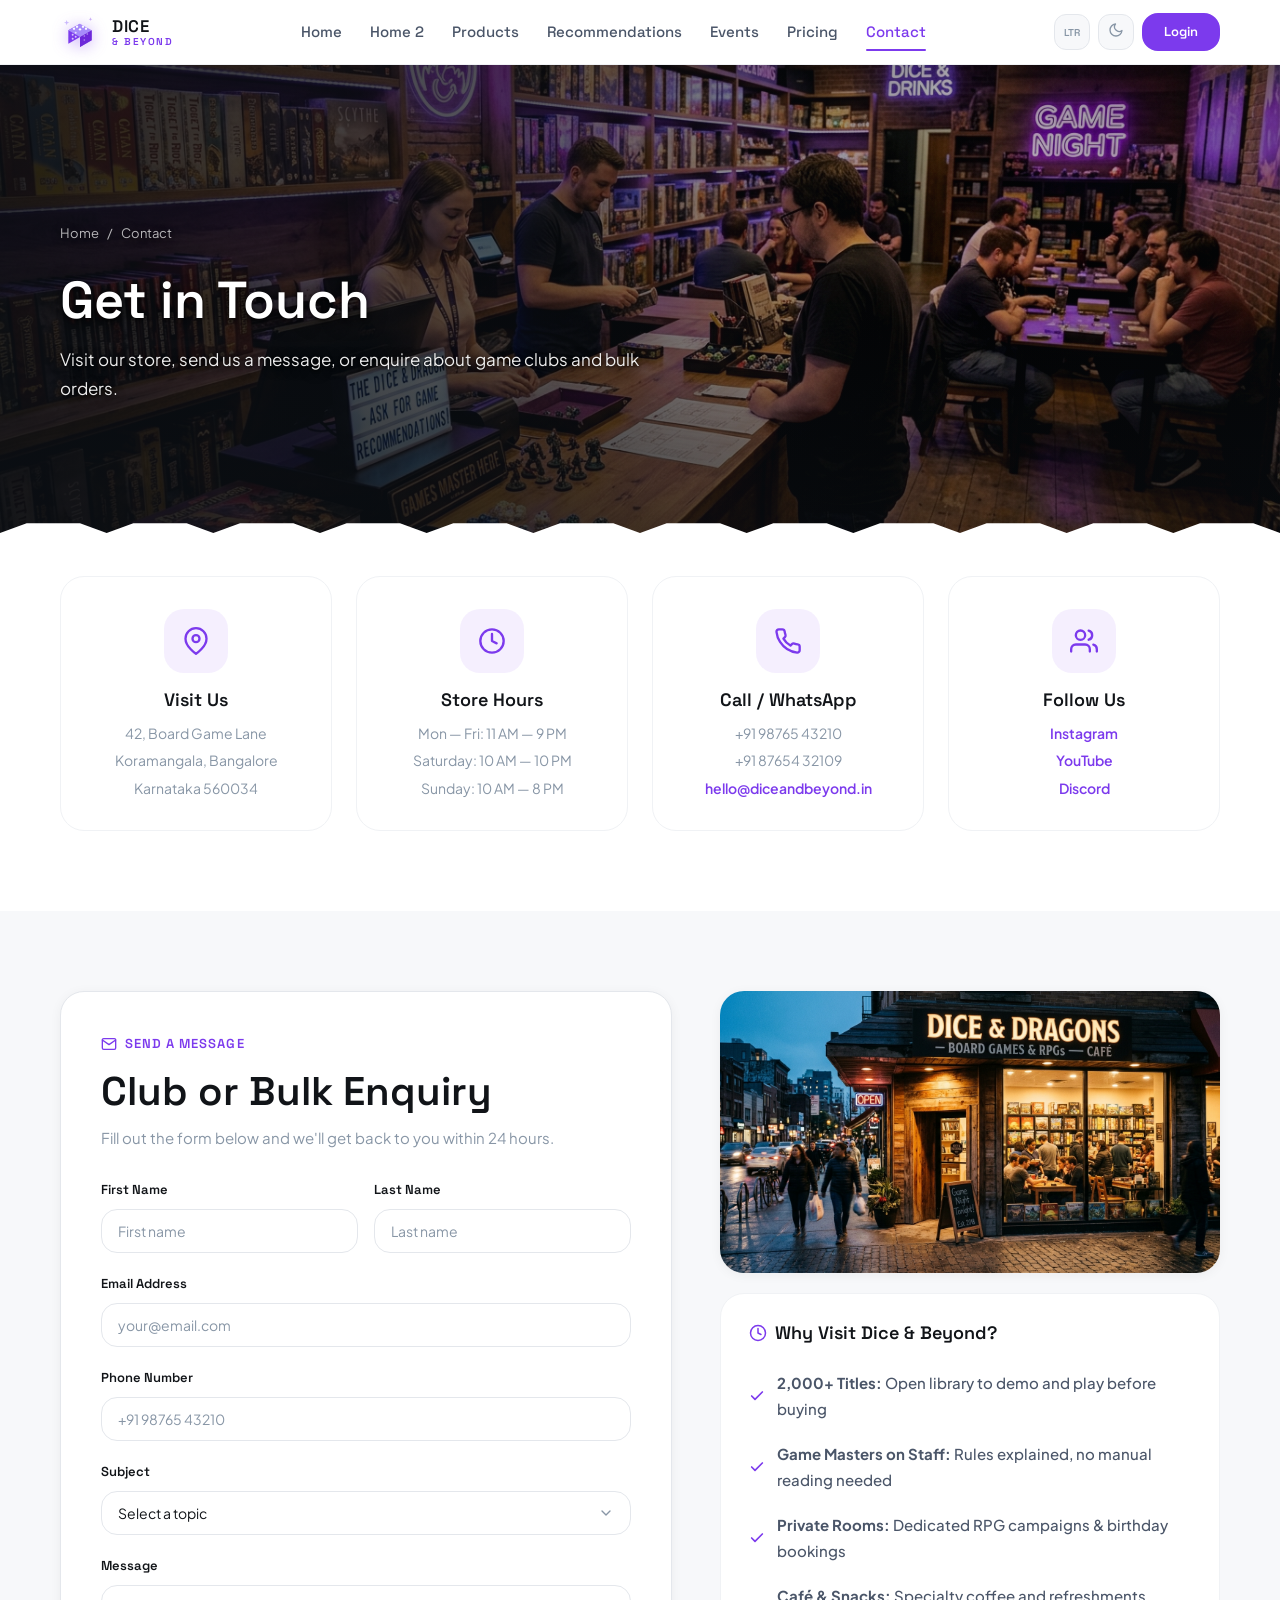
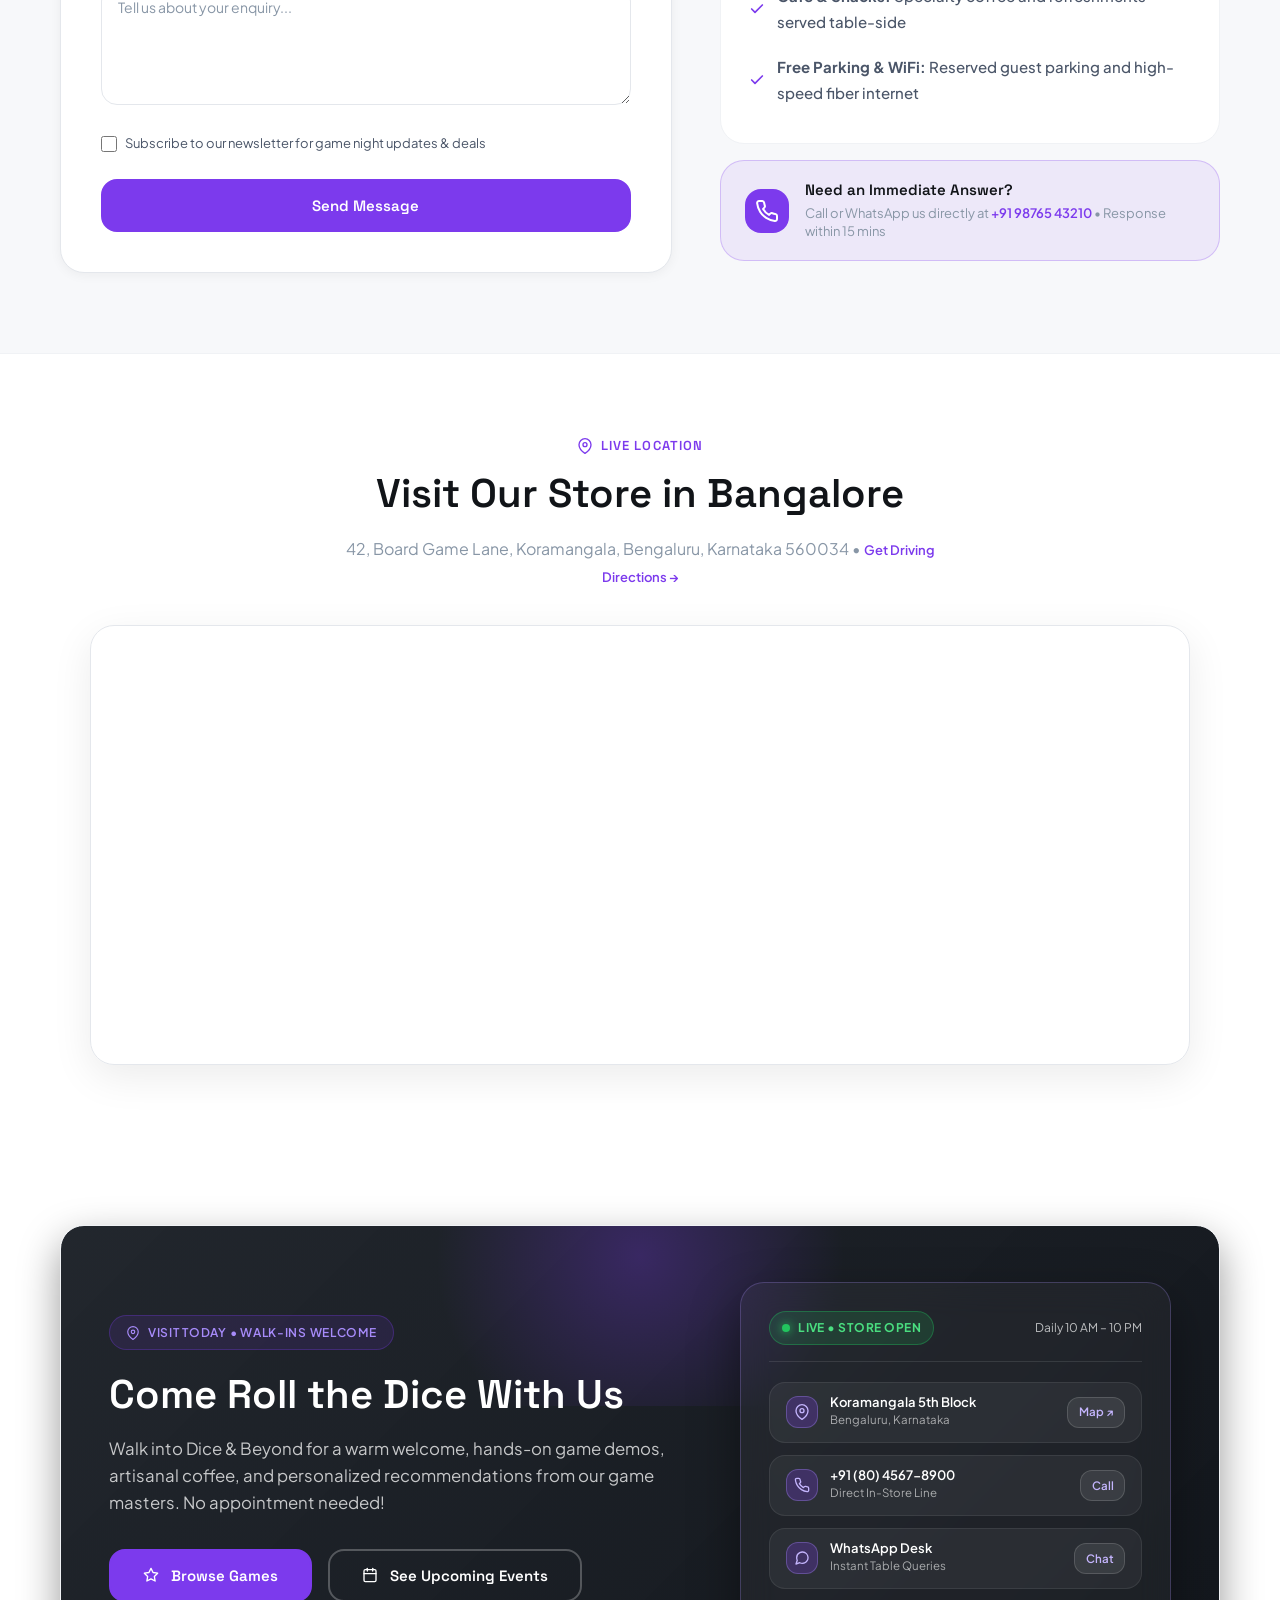
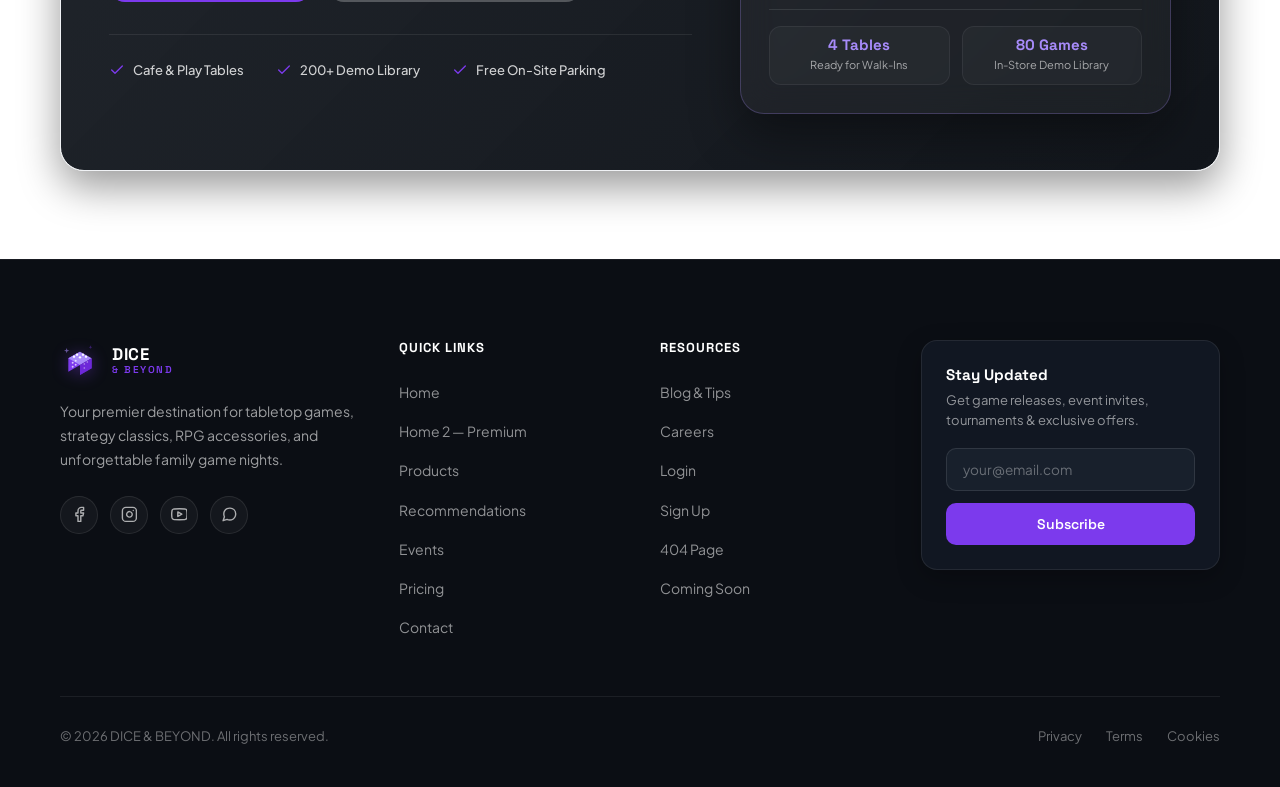
<file: contact.html>
<!DOCTYPE html>
<html lang="en" id="root-html">
<head>
    <meta charset="UTF-8">
    <meta name="viewport" content="width=device-width, initial-scale=1.0">
    <meta name="description" content="Contact Dice & Beyond — visit our store, send us a message, or enquire about game clubs and bulk orders.">
    <title>Contact Us | Dice & Beyond — Hobby & Board Games Store</title>
    <link rel="icon" type="image/svg+xml" href="favicon.svg">
    <link rel="stylesheet" href="style.css">
</head>
<body>
<div id="main-nav"></div>

<!-- ====== PAGE HEADER ====== -->
<section class="page-header">
    <div class="page-header-bg">
        <img src="assets/images/contact_header_bg.jpg" alt="Dice & Beyond Game Store Service Desk and Lounge" />
    </div>
    <div class="page-header-overlay"></div>
    <div class="container">
        <div class="breadcrumb"><a href="index.html">Home</a><span>/</span><span>Contact</span></div>
        <h1>Get in Touch</h1>
        <p>Visit our store, send us a message, or enquire about game clubs and bulk orders.</p>
    </div>
</section>

<!-- ====== CONTACT INFO CARDS ====== -->
<section class="section" style="padding-top:2rem;">
    <div class="container">
        <div class="grid grid-4 animate-on-scroll">
            <div class="card text-center">
                <div class="icon-box icon-box-lg" style="margin:0 auto 1rem;">
                    <svg xmlns="http://www.w3.org/2000/svg" width="24" height="24" viewBox="0 0 24 24" fill="none" stroke="currentColor" stroke-width="2" stroke-linecap="round" stroke-linejoin="round"><path d="M21 10c0 7-9 13-9 13s-9-6-9-13a9 9 0 0 1 18 0z"/><circle cx="12" cy="10" r="3"/></svg>
                </div>
                <h4 style="margin-bottom:0.75rem;">Visit Us</h4>
                <div class="contact-info-lines">
                    <span>42, Board Game Lane</span>
                    <span>Koramangala, Bangalore</span>
                    <span>Karnataka 560034</span>
                </div>
            </div>
            <div class="card text-center">
                <div class="icon-box icon-box-lg" style="margin:0 auto 1rem;">
                    <svg xmlns="http://www.w3.org/2000/svg" width="24" height="24" viewBox="0 0 24 24" fill="none" stroke="currentColor" stroke-width="2" stroke-linecap="round" stroke-linejoin="round"><circle cx="12" cy="12" r="10"/><polyline points="12 6 12 12 16 14"/></svg>
                </div>
                <h4 style="margin-bottom:0.75rem;">Store Hours</h4>
                <div class="contact-info-lines">
                    <span>Mon — Fri: 11 AM — 9 PM</span>
                    <span>Saturday: 10 AM — 10 PM</span>
                    <span>Sunday: 10 AM — 8 PM</span>
                </div>
            </div>
            <div class="card text-center">
                <div class="icon-box icon-box-lg" style="margin:0 auto 1rem;">
                    <svg xmlns="http://www.w3.org/2000/svg" width="24" height="24" viewBox="0 0 24 24" fill="none" stroke="currentColor" stroke-width="2" stroke-linecap="round" stroke-linejoin="round"><path d="M22 16.92v3a2 2 0 0 1-2.18 2 19.79 19.79 0 0 1-8.63-3.07 19.5 19.5 0 0 1-6-6 19.79 19.79 0 0 1-3.07-8.67A2 2 0 0 1 4.11 2h3a2 2 0 0 1 2 1.72 12.84 12.84 0 0 0 .7 2.81 2 2 0 0 1-.45 2.11L8.09 9.91a16 16 0 0 0 6 6l1.27-1.27a2 2 0 0 1 2.11-.45 12.84 12.84 0 0 0 2.81.7A2 2 0 0 1 22 16.92z"/></svg>
                </div>
                <h4 style="margin-bottom:0.75rem;">Call / WhatsApp</h4>
                <div class="contact-info-lines">
                    <a href="tel:+919876543210" class="contact-link">+91 98765 43210</a>
                    <a href="tel:+918765432109" class="contact-link">+91 87654 32109</a>
                    <a href="mailto:hello@diceandbeyond.in" class="contact-link link-primary">hello@diceandbeyond.in</a>
                </div>
            </div>
            <div class="card text-center">
                <div class="icon-box icon-box-lg" style="margin:0 auto 1rem;">
                    <svg xmlns="http://www.w3.org/2000/svg" width="24" height="24" viewBox="0 0 24 24" fill="none" stroke="currentColor" stroke-width="2" stroke-linecap="round" stroke-linejoin="round"><path d="M17 21v-2a4 4 0 0 0-4-4H5a4 4 0 0 0-4 4v2"/><circle cx="9" cy="7" r="4"/><path d="M23 21v-2a4 4 0 0 0-3-3.87"/><path d="M16 3.13a4 4 0 0 1 0 7.75"/></svg>
                </div>
                <h4 style="margin-bottom:0.75rem;">Follow Us</h4>
                <div class="contact-info-lines">
                    <a href="https://instagram.com" target="_blank" rel="noopener noreferrer" class="contact-link link-primary">Instagram</a>
                    <a href="https://youtube.com" target="_blank" rel="noopener noreferrer" class="contact-link link-primary">YouTube</a>
                    <a href="https://discord.com" target="_blank" rel="noopener noreferrer" class="contact-link link-primary">Discord</a>
                </div>
            </div>
        </div>
    </div>
</section>

<!-- ====== CONTACT FORM + MAP ====== -->
<section class="section bg-surface">
    <div class="container">
        <div class="contact-split animate-on-scroll">
            <!-- Form -->
            <div class="contact-form-wrap">
                <div class="section-label"><svg xmlns="http://www.w3.org/2000/svg" width="16" height="16" viewBox="0 0 24 24" fill="none" stroke="currentColor" stroke-width="2" stroke-linecap="round" stroke-linejoin="round"><path d="M4 4h16c1.1 0 2 .9 2 2v12c0 1.1-.9 2-2 2H4c-1.1 0-2-.9-2-2V6c0-1.1.9-2 2-2z"/><polyline points="22,6 12,13 2,6"/></svg> Send a Message</div>
                <h2 style="margin-bottom:0.5rem;">Club or Bulk Enquiry</h2>
                <p style="font-size:0.9375rem;color:var(--text-muted);margin-bottom:1.75rem;">Fill out the form below and we'll get back to you within 24 hours.</p>

                <form onsubmit="event.preventDefault(); alert('Message sent successfully! We will get back to you within 24 hours.'); this.reset();" id="contact-form">
                    <div style="display:grid;grid-template-columns:1fr 1fr;gap:1rem;">
                        <div class="form-group">
                            <label class="form-label" for="contact-fname">First Name</label>
                            <input type="text" id="contact-fname" class="form-input" placeholder="First name" required>
                        </div>
                        <div class="form-group">
                            <label class="form-label" for="contact-lname">Last Name</label>
                            <input type="text" id="contact-lname" class="form-input" placeholder="Last name" required>
                        </div>
                    </div>
                    <div class="form-group">
                        <label class="form-label" for="contact-email">Email Address</label>
                        <input type="email" id="contact-email" class="form-input" placeholder="your@email.com" required>
                    </div>
                    <div class="form-group">
                        <label class="form-label" for="contact-phone">Phone Number</label>
                        <input type="tel" id="contact-phone" class="form-input" placeholder="+91 98765 43210" required>
                    </div>
                    <div class="form-group">
                        <label class="form-label" for="contact-subject">Subject</label>
                        <select id="contact-subject" class="form-input" required>
                            <option value="">Select a topic</option>
                            <option value="club">Game Club Membership</option>
                            <option value="bulk">Bulk Order Enquiry</option>
                            <option value="event">Private Event Booking</option>
                            <option value="corporate">Corporate Team Building</option>
                            <option value="general">General Enquiry</option>
                            <option value="feedback">Feedback / Suggestion</option>
                        </select>
                    </div>
                    <div class="form-group">
                        <label class="form-label" for="contact-message">Message</label>
                        <textarea id="contact-message" class="form-input" rows="5" placeholder="Tell us about your enquiry..." required></textarea>
                    </div>
                    <div class="checkbox-wrapper" style="margin-bottom:1.5rem;">
                        <input type="checkbox" id="contact-newsletter">
                        <label for="contact-newsletter">Subscribe to our newsletter for game night updates & deals</label>
                    </div>
                    <button type="submit" class="btn btn-primary btn-lg w-full">Send Message</button>
                </form>
            </div>

            <!-- Store Details & Image -->
            <div class="contact-map-wrap">
                <div style="border-radius:var(--radius-2xl);overflow:hidden;margin-bottom:1.25rem;box-shadow:var(--shadow-card);">
                    <img src="assets/images/store_exterior.jpg" alt="Dice & Beyond Store Exterior" style="width:100%;aspect-ratio:16/9;object-fit:cover;display:block;" />
                </div>
                <div class="card" style="padding:1.75rem;margin-bottom:1rem;">
                    <h4 style="margin-bottom:1rem;display:flex;align-items:center;gap:0.5rem;">
                        <svg xmlns="http://www.w3.org/2000/svg" width="18" height="18" viewBox="0 0 24 24" fill="none" stroke="var(--primary)" stroke-width="2" stroke-linecap="round" stroke-linejoin="round"><circle cx="12" cy="12" r="10"/><polyline points="12 6 12 12 16 14"/></svg>
                        Why Visit Dice &amp; Beyond?
                    </h4>
                    <ul class="feature-list" style="gap:0.75rem;">
                        <li>
                            <svg xmlns="http://www.w3.org/2000/svg" width="16" height="16" viewBox="0 0 24 24" fill="none" stroke="var(--primary)" stroke-width="2.5" stroke-linecap="round" stroke-linejoin="round"><polyline points="20 6 9 17 4 12"/></svg>
                            <span><strong>2,000+ Titles:</strong> Open library to demo and play before buying</span>
                        </li>
                        <li>
                            <svg xmlns="http://www.w3.org/2000/svg" width="16" height="16" viewBox="0 0 24 24" fill="none" stroke="var(--primary)" stroke-width="2.5" stroke-linecap="round" stroke-linejoin="round"><polyline points="20 6 9 17 4 12"/></svg>
                            <span><strong>Game Masters on Staff:</strong> Rules explained, no manual reading needed</span>
                        </li>
                        <li>
                            <svg xmlns="http://www.w3.org/2000/svg" width="16" height="16" viewBox="0 0 24 24" fill="none" stroke="var(--primary)" stroke-width="2.5" stroke-linecap="round" stroke-linejoin="round"><polyline points="20 6 9 17 4 12"/></svg>
                            <span><strong>Private Rooms:</strong> Dedicated RPG campaigns &amp; birthday bookings</span>
                        </li>
                        <li>
                            <svg xmlns="http://www.w3.org/2000/svg" width="16" height="16" viewBox="0 0 24 24" fill="none" stroke="var(--primary)" stroke-width="2.5" stroke-linecap="round" stroke-linejoin="round"><polyline points="20 6 9 17 4 12"/></svg>
                            <span><strong>Café &amp; Snacks:</strong> Specialty coffee and refreshments served table-side</span>
                        </li>
                        <li>
                            <svg xmlns="http://www.w3.org/2000/svg" width="16" height="16" viewBox="0 0 24 24" fill="none" stroke="var(--primary)" stroke-width="2.5" stroke-linecap="round" stroke-linejoin="round"><polyline points="20 6 9 17 4 12"/></svg>
                            <span><strong>Free Parking &amp; WiFi:</strong> Reserved guest parking and high-speed fiber internet</span>
                        </li>
                    </ul>
                </div>

                <!-- Instant Help Banner -->
                <div class="card" style="padding:1.25rem 1.5rem;background:var(--primary-subtle);border-color:rgba(124,58,237,0.25);display:flex;align-items:center;gap:1rem;">
                    <div class="icon-box icon-box-solid" style="width:2.75rem;height:2.75rem;flex-shrink:0;border-radius:var(--radius-lg);">
                        <svg xmlns="http://www.w3.org/2000/svg" width="18" height="18" viewBox="0 0 24 24" fill="none" stroke="#FFFFFF" stroke-width="2" stroke-linecap="round" stroke-linejoin="round"><path d="M22 16.92v3a2 2 0 0 1-2.18 2 19.79 19.79 0 0 1-8.63-3.07 19.5 19.5 0 0 1-6-6 19.79 19.79 0 0 1-3.07-8.67A2 2 0 0 1 4.11 2h3a2 2 0 0 1 2 1.72 12.84 12.84 0 0 0 .7 2.81 2 2 0 0 1-.45 2.11L8.09 9.91a16 16 0 0 0 6 6l1.27-1.27a2 2 0 0 1 2.11-.45 12.84 12.84 0 0 0 2.81.7A2 2 0 0 1 22 16.92z"/></svg>
                    </div>
                    <div>
                        <h4 style="margin-bottom:0.25rem;font-size:0.9375rem;">Need an Immediate Answer?</h4>
                        <p style="font-size:0.8125rem;color:var(--text-muted);margin:0;line-height:1.4;">Call or WhatsApp us directly at <a href="tel:+919876543210" class="link-primary" style="font-weight:600;">+91 98765 43210</a> &bull; Response within 15 mins</p>
                    </div>
                </div>
            </div>
        </div>
    </div>
</section>

<!-- ====== SECTION: CENTERED LIVE MAP ====== -->
<section class="section bg-body" style="border-top:1px solid var(--border-light);">
    <div class="container text-center">
        <div class="section-header animate-on-scroll" style="margin-bottom:2.25rem;">
            <div class="section-label"><svg xmlns="http://www.w3.org/2000/svg" width="16" height="16" viewBox="0 0 24 24" fill="none" stroke="currentColor" stroke-width="2" stroke-linecap="round" stroke-linejoin="round"><path d="M21 10c0 7-9 13-9 13s-9-6-9-13a9 9 0 0 1 18 0z"/><circle cx="12" cy="10" r="3"/></svg> Live Location</div>
            <h2>Visit Our Store in Bangalore</h2>
            <p>42, Board Game Lane, Koramangala, Bengaluru, Karnataka 560034 &bull; <a href="https://maps.google.com/?q=Koramangala,Bengaluru" target="_blank" rel="noopener" class="link-primary" style="font-weight:600;">Get Driving Directions &rarr;</a></p>
        </div>

        <!-- Centered Live Map Box -->
        <div class="animate-on-scroll" style="max-width:1100px;margin:0 auto;height:440px;border-radius:var(--radius-2xl);overflow:hidden;border:1px solid var(--border-default);box-shadow:var(--shadow-lg);position:relative;">
            <iframe 
                src="https://www.google.com/maps/embed?pb=!1m18!1m12!1m3!1d3888.5506361505!2d77.6192!3d12.9341!2m3!1f0!2f0!3f0!3m2!1i1024!2i768!4f13.1!3m3!1m2!1s0x3bae1455a9b4c5d3%3A0x8e9f3c0c1e5f1b0!2sKoramangala%2C%20Bengaluru!5e0!3m2!1sen!2sin!4v1234567890" 
                width="100%" 
                height="100%" 
                style="border:0;width:100%;height:100%;display:block;" 
                allowfullscreen="" 
                loading="lazy" 
                referrerpolicy="no-referrer-when-downgrade"
                title="Dice & Beyond Store Location Live Map">
            </iframe>
        </div>
    </div>
</section>

<!-- ====== CTA ====== -->
<section class="cta-normal-section">
    <div class="container">
        <div class="cta-normal-card cta-with-image animate-on-scroll">
            <div class="cta-with-image-grid">
                <!-- Left: Content & Actions -->
                <div>
                    <div class="cta-normal-badge">
                        <svg xmlns="http://www.w3.org/2000/svg" width="14" height="14" viewBox="0 0 24 24" fill="none" stroke="currentColor" stroke-width="2" stroke-linecap="round" stroke-linejoin="round"><path d="M21 10c0 7-9 13-9 13s-9-6-9-13a9 9 0 0 1 18 0z"/><circle cx="12" cy="10" r="3"/></svg> Visit Today • Walk-Ins Welcome
                    </div>
                    <h2 class="cta-normal-title">Come Roll the Dice With Us</h2>
                    <p class="cta-normal-desc">Walk into Dice & Beyond for a warm welcome, hands-on game demos, artisanal coffee, and personalized recommendations from our game masters. No appointment needed!</p>
                    <div class="cta-normal-actions">
                        <a href="products.html" class="btn btn-primary btn-lg">
                            <svg xmlns="http://www.w3.org/2000/svg" width="18" height="18" viewBox="0 0 24 24" fill="none" stroke="currentColor" stroke-width="2" stroke-linecap="round" stroke-linejoin="round" style="margin-right:0.25rem;"><polygon points="12 2 15.09 8.26 22 9.27 17 14.14 18.18 21.02 12 17.77 5.82 21.02 7 14.14 2 9.27 8.91 8.26 12 2"/></svg>
                            Browse Games
                        </a>
                        <a href="events.html" class="btn btn-secondary btn-lg" style="color:#fff;border-color:rgba(255,255,255,0.25);">
                            <svg xmlns="http://www.w3.org/2000/svg" width="18" height="18" viewBox="0 0 24 24" fill="none" stroke="currentColor" stroke-width="2" stroke-linecap="round" stroke-linejoin="round" style="margin-right:0.25rem;"><rect x="3" y="4" width="18" height="18" rx="2" ry="2"/><line x1="16" y1="2" x2="16" y2="6"/><line x1="8" y1="2" x2="8" y2="6"/><line x1="3" y1="10" x2="21" y2="10"/></svg>
                            See Upcoming Events
                        </a>
                    </div>
                    <div class="cta-normal-features">
                        <span class="cta-normal-feature-item"><svg xmlns="http://www.w3.org/2000/svg" width="16" height="16" viewBox="0 0 24 24" fill="none" stroke="currentColor" stroke-width="2.5" stroke-linecap="round" stroke-linejoin="round"><polyline points="20 6 9 17 4 12"/></svg> Cafe & Play Tables</span>
                        <span class="cta-normal-feature-item"><svg xmlns="http://www.w3.org/2000/svg" width="16" height="16" viewBox="0 0 24 24" fill="none" stroke="currentColor" stroke-width="2.5" stroke-linecap="round" stroke-linejoin="round"><polyline points="20 6 9 17 4 12"/></svg> 200+ Demo Library</span>
                        <span class="cta-normal-feature-item"><svg xmlns="http://www.w3.org/2000/svg" width="16" height="16" viewBox="0 0 24 24" fill="none" stroke="currentColor" stroke-width="2.5" stroke-linecap="round" stroke-linejoin="round"><polyline points="20 6 9 17 4 12"/></svg> Free On-Site Parking</span>
                    </div>
                </div>

                <!-- Right: Bespoke Live Store Desk Station Component -->
                <div class="live-store-station">
                    <div class="station-live-header">
                        <div class="station-status-indicator">
                            <span class="station-status-pulse"></span>
                            Live • Store Open
                        </div>
                        <div class="station-time">Daily 10 AM – 10 PM</div>
                    </div>

                    <div class="station-items-list">
                        <!-- Location item -->
                        <div class="station-item-card">
                            <div class="station-item-info">
                                <div class="station-item-icon">
                                    <svg xmlns="http://www.w3.org/2000/svg" width="16" height="16" viewBox="0 0 24 24" fill="none" stroke="currentColor" stroke-width="2" stroke-linecap="round" stroke-linejoin="round"><path d="M21 10c0 7-9 13-9 13s-9-6-9-13a9 9 0 0 1 18 0z"/><circle cx="12" cy="10" r="3"/></svg>
                                </div>
                                <div>
                                    <div class="station-item-title">Koramangala 5th Block</div>
                                    <div class="station-item-sub">Bengaluru, Karnataka</div>
                                </div>
                            </div>
                            <a href="#store-map" class="station-item-btn">
                                Map ↗
                            </a>
                        </div>

                        <!-- Phone item -->
                        <div class="station-item-card">
                            <div class="station-item-info">
                                <div class="station-item-icon">
                                    <svg xmlns="http://www.w3.org/2000/svg" width="16" height="16" viewBox="0 0 24 24" fill="none" stroke="currentColor" stroke-width="2" stroke-linecap="round" stroke-linejoin="round"><path d="M22 16.92v3a2 2 0 0 1-2.18 2 19.79 19.79 0 0 1-8.63-3.07 19.5 19.5 0 0 1-6-6 19.79 19.79 0 0 1-3.07-8.67A2 2 0 0 1 4.11 2h3a2 2 0 0 1 2 1.72 12.84 12.84 0 0 0 .7 2.81 2 2 0 0 1-.45 2.11L8.09 9.91a16 16 0 0 0 6 6l1.27-1.27a2 2 0 0 1 2.11-.45 12.84 12.84 0 0 0 2.81.7A2 2 0 0 1 22 16.92z"/></svg>
                                </div>
                                <div>
                                    <div class="station-item-title">+91 (80) 4567-8900</div>
                                    <div class="station-item-sub">Direct In-Store Line</div>
                                </div>
                            </div>
                            <a href="tel:+918045678900" class="station-item-btn">
                                Call
                            </a>
                        </div>

                        <!-- WhatsApp item -->
                        <div class="station-item-card">
                            <div class="station-item-info">
                                <div class="station-item-icon">
                                    <svg xmlns="http://www.w3.org/2000/svg" width="16" height="16" viewBox="0 0 24 24" fill="none" stroke="currentColor" stroke-width="2" stroke-linecap="round" stroke-linejoin="round"><path d="M21 11.5a8.38 8.38 0 0 1-.9 3.8 8.5 8.5 0 0 1-7.6 4.7 8.38 8.38 0 0 1-3.8-.9L3 21l1.9-5.7a8.38 8.38 0 0 1-.9-3.8 8.5 8.5 0 0 1 4.7-7.6 8.38 8.38 0 0 1 3.8-.9h.5a8.48 8.48 0 0 1 8 8v.5z"/></svg>
                                </div>
                                <div>
                                    <div class="station-item-title">WhatsApp Desk</div>
                                    <div class="station-item-sub">Instant Table Queries</div>
                                </div>
                            </div>
                            <a href="https://wa.me/918045678900" target="_blank" rel="noopener noreferrer" class="station-item-btn">
                                Chat
                            </a>
                        </div>
                    </div>

                    <!-- Live table capacity counter -->
                    <div class="station-footer-stats">
                        <div class="station-stat-box">
                            <div class="station-stat-num">4 Tables</div>
                            <div class="station-stat-label">Ready for Walk-Ins</div>
                        </div>
                        <div class="station-stat-box">
                            <div class="station-stat-num">80 Games</div>
                            <div class="station-stat-label">In-Store Demo Library</div>
                        </div>
                    </div>
                </div>
            </div>
        </div>
    </div>
</section>

<div id="main-footer"></div>
<script src="components.js"></script>
</body>
</html>
</file>
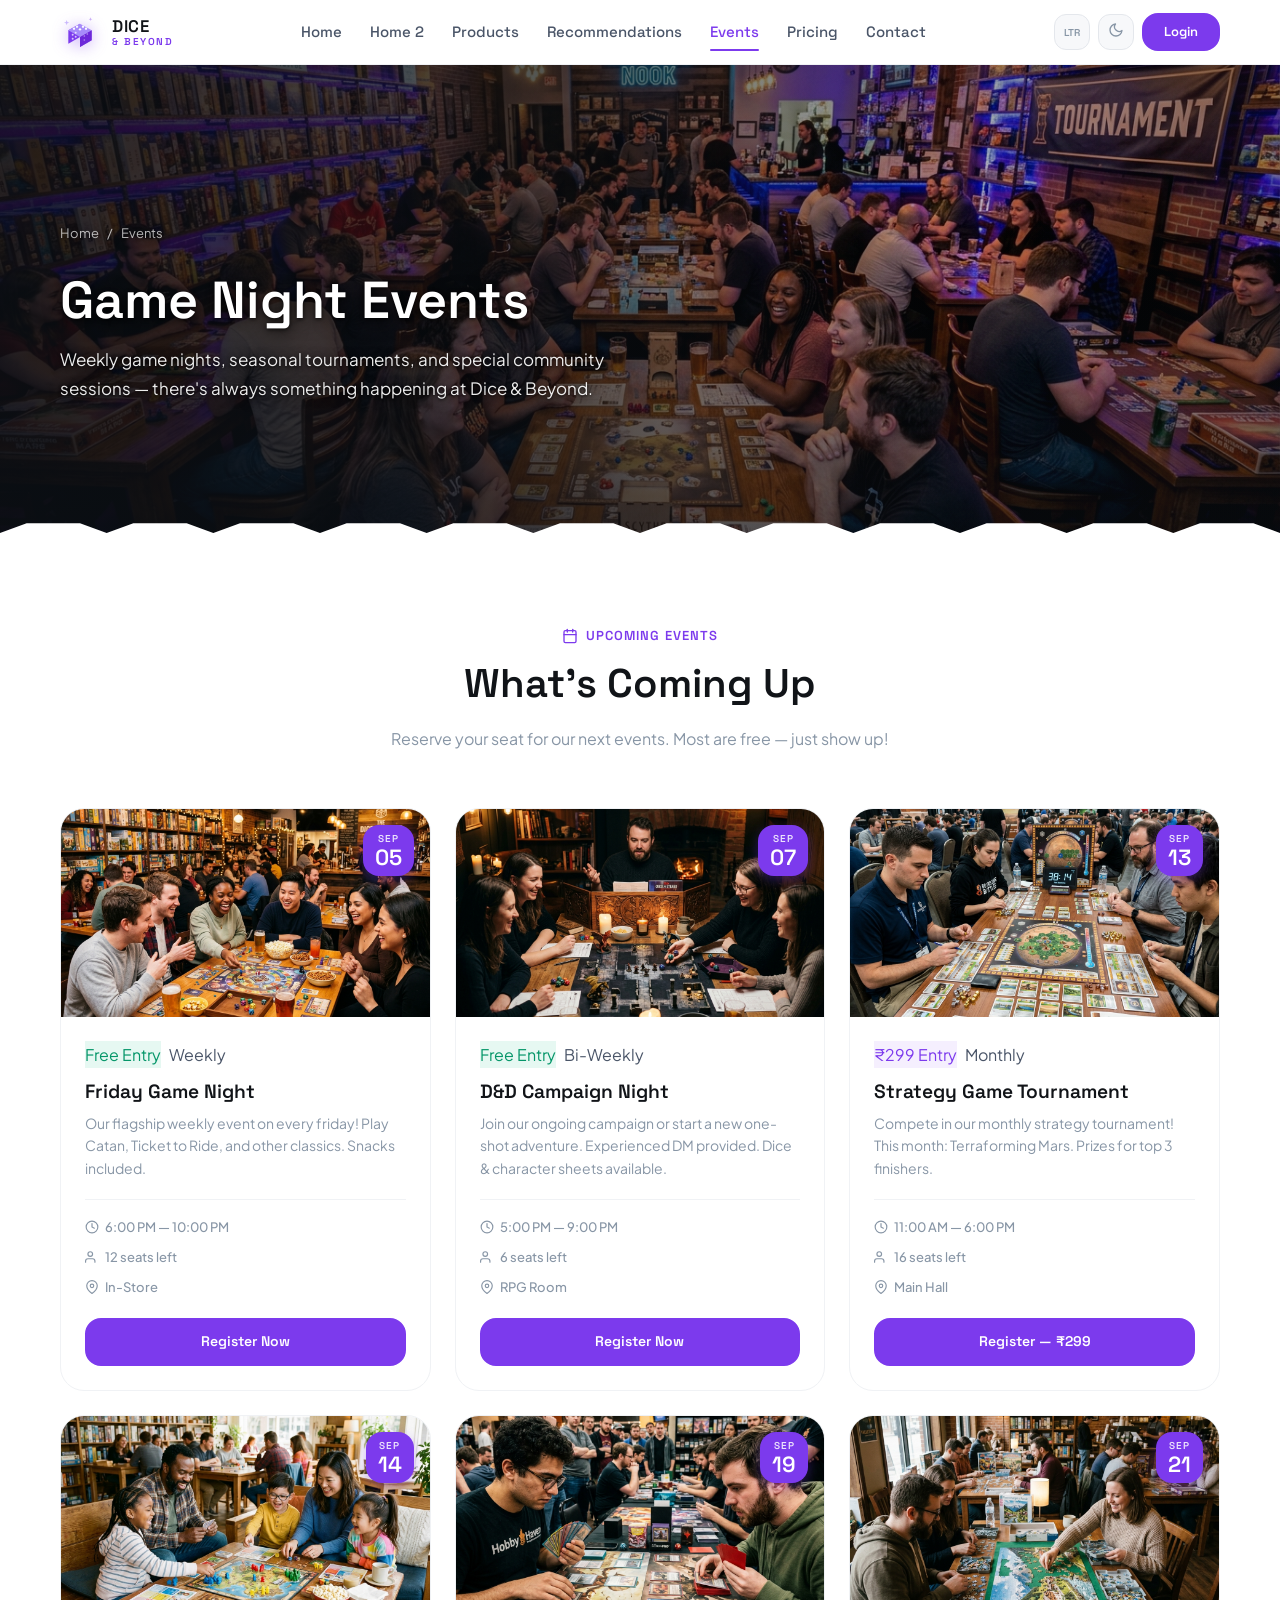
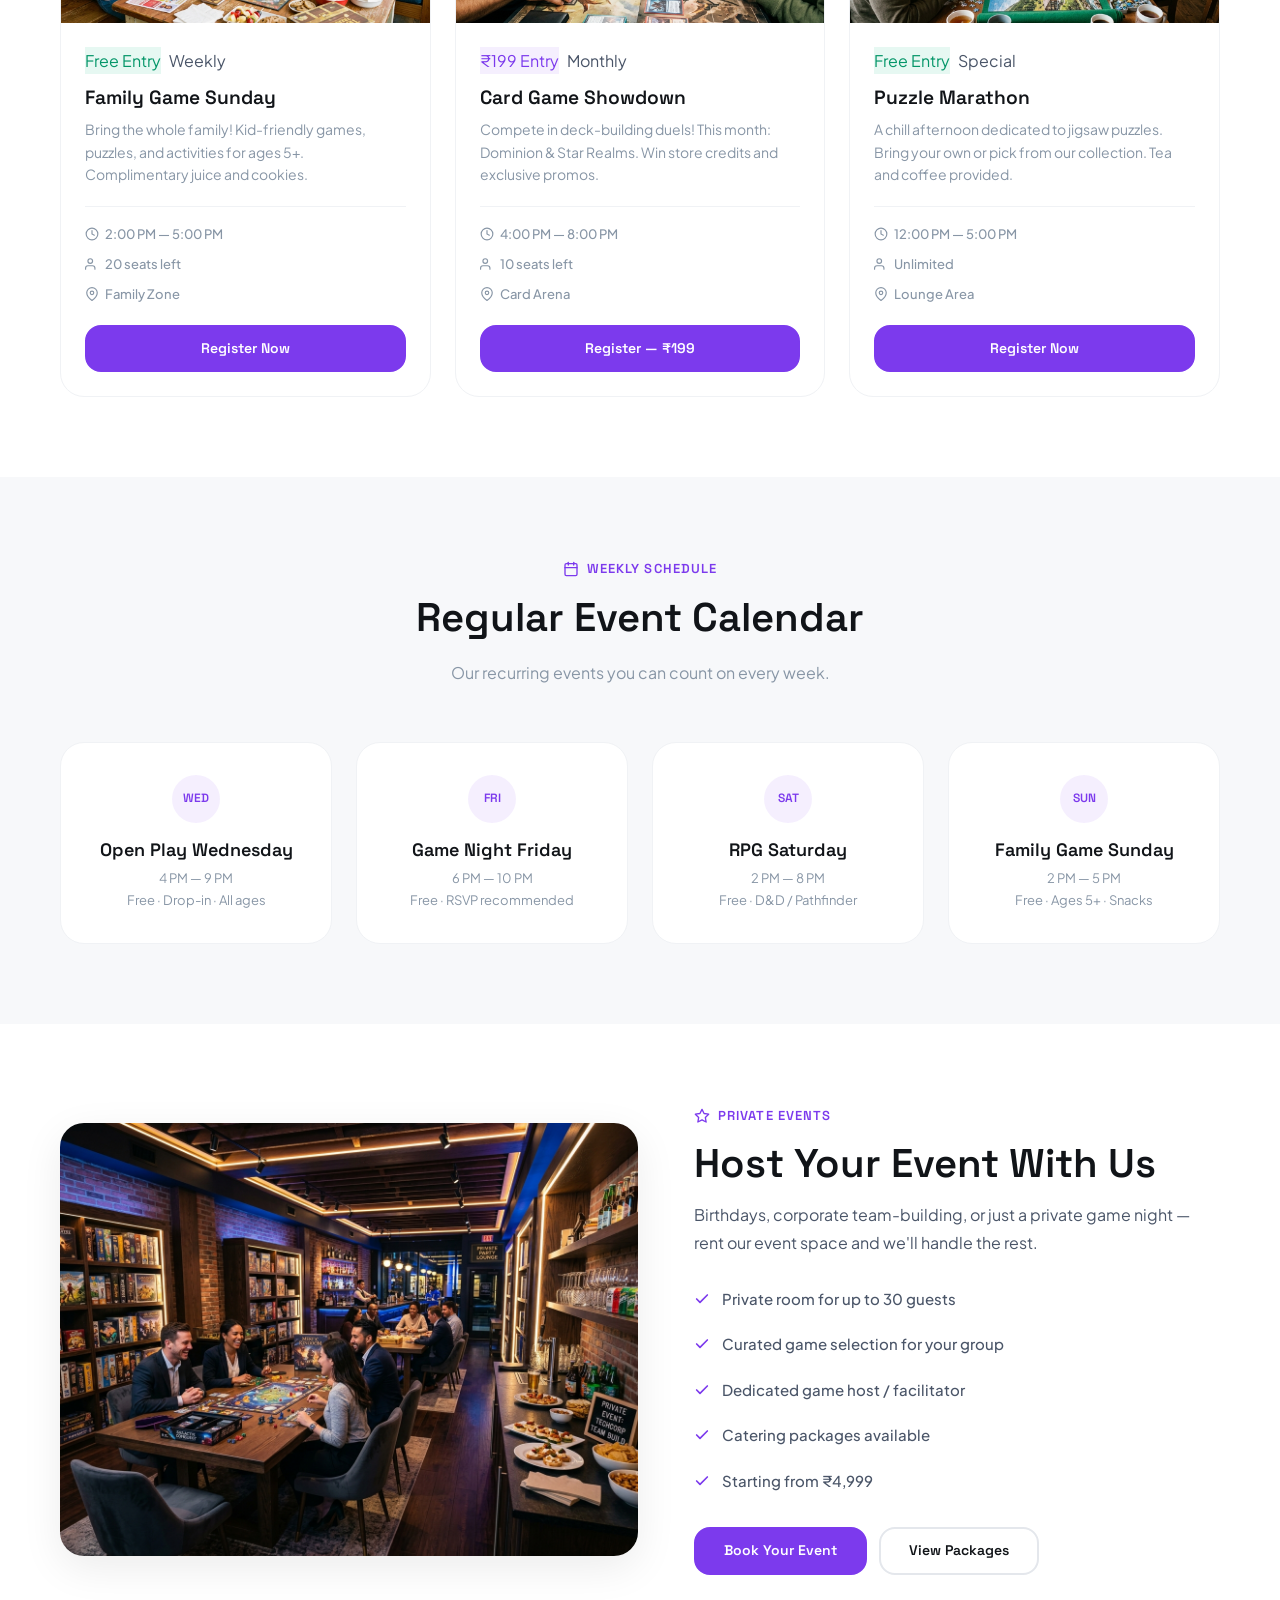
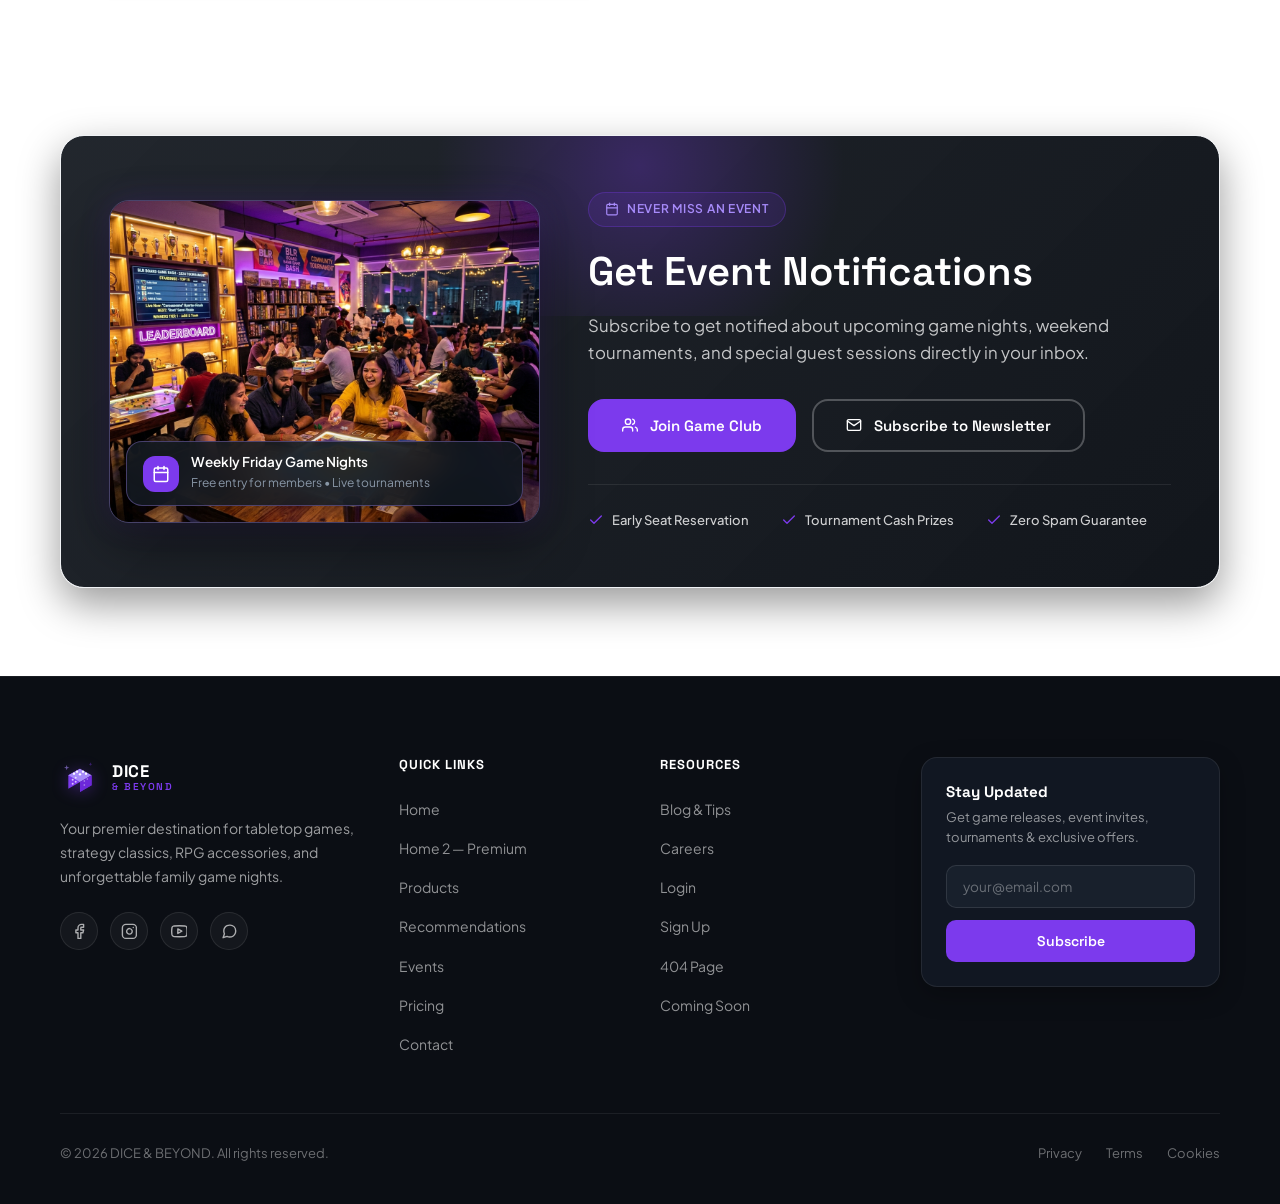
<file: events.html>
<!DOCTYPE html>
<html lang="en" id="root-html">
<head>
    <meta charset="UTF-8">
    <meta name="viewport" content="width=device-width, initial-scale=1.0">
    <meta name="description" content="Join our weekly game nights, tournaments, and special events. From casual board gaming to competitive RPG sessions.">
    <title>Game Night Events | Dice & Beyond — Hobby & Board Games Store</title>
    <link rel="icon" type="image/svg+xml" href="favicon.svg">
    <link rel="stylesheet" href="style.css">
</head>
<body>
<div id="main-nav"></div>

<!-- ====== PAGE HEADER ====== -->
<section class="page-header">
    <div class="page-header-bg">
        <img src="assets/images/events_header_bg.jpg" alt="Board Game Night Tournament and Community Gaming" />
    </div>
    <div class="page-header-overlay"></div>
    <div class="container">
        <div class="breadcrumb"><a href="index.html">Home</a><span>/</span><span>Events</span></div>
        <h1>Game Night Events</h1>
        <p>Weekly game nights, seasonal tournaments, and special community sessions — there's always something happening at Dice & Beyond.</p>
    </div>
</section>

<!-- ====== UPCOMING EVENTS ====== -->
<section class="section">
    <div class="container">
        <div class="section-header animate-on-scroll">
            <div class="section-label"><svg xmlns="http://www.w3.org/2000/svg" width="16" height="16" viewBox="0 0 24 24" fill="none" stroke="currentColor" stroke-width="2" stroke-linecap="round" stroke-linejoin="round"><rect x="3" y="4" width="18" height="18" rx="2" ry="2"/><line x1="16" y1="2" x2="16" y2="6"/><line x1="8" y1="2" x2="8" y2="6"/><line x1="3" y1="10" x2="21" y2="10"/></svg> Upcoming Events</div>
            <h2>What's Coming Up</h2>
            <p>Reserve your seat for our next events. Most are free — just show up!</p>
        </div>

        <div class="events-grid animate-on-scroll">

            <!-- Event 1 -->
            <div class="event-card">
                <div class="event-card-image">
                    <img src="assets/images/event_friday_night.jpg" alt="Friday Game Night Gathering" />
                    <div class="event-date-badge">
                        <span class="event-month">SEP</span>
                        <span class="event-day">05</span>
                    </div>
                </div>
                <div class="event-card-body">
                    <div class="event-tags">
                        <span class="tag tag-green">Free Entry</span>
                        <span class="tag">Weekly</span>
                    </div>
                    <h3>Friday Game Night</h3>
                    <p>Our flagship weekly event on every friday! Play Catan, Ticket to Ride, and other classics. Snacks included.</p>
                    <div class="event-details">
                        <span><svg xmlns="http://www.w3.org/2000/svg" width="14" height="14" viewBox="0 0 24 24" fill="none" stroke="currentColor" stroke-width="2" stroke-linecap="round" stroke-linejoin="round"><circle cx="12" cy="12" r="10"/><polyline points="12 6 12 12 16 14"/></svg> 6:00 PM — 10:00 PM</span>
                        <span><svg xmlns="http://www.w3.org/2000/svg" width="14" height="14" viewBox="0 0 24 24" fill="none" stroke="currentColor" stroke-width="2" stroke-linecap="round" stroke-linejoin="round"><path d="M17 21v-2a4 4 0 0 0-4-4H5a4 4 0 0 0-4 4v2"/><circle cx="9" cy="7" r="4"/></svg> 12 seats left</span>
                        <span><svg xmlns="http://www.w3.org/2000/svg" width="14" height="14" viewBox="0 0 24 24" fill="none" stroke="currentColor" stroke-width="2" stroke-linecap="round" stroke-linejoin="round"><path d="M21 10c0 7-9 13-9 13s-9-6-9-13a9 9 0 0 1 18 0z"/><circle cx="12" cy="10" r="3"/></svg> In-Store</span>
                    </div>
                    <a href="#" class="btn btn-primary w-full" onclick="event.preventDefault(); alert('Registered successfully for Friday Game Night!');">Register Now</a>
                </div>
            </div>

            <!-- Event 2 -->
            <div class="event-card">
                <div class="event-card-image">
                    <img src="assets/images/event_dnd_campaign.jpg" alt="D&D Campaign Night Session" />
                    <div class="event-date-badge">
                        <span class="event-month">SEP</span>
                        <span class="event-day">07</span>
                    </div>
                </div>
                <div class="event-card-body">
                    <div class="event-tags">
                        <span class="tag tag-green">Free Entry</span>
                        <span class="tag">Bi-Weekly</span>
                    </div>
                    <h3>D&D Campaign Night</h3>
                    <p>Join our ongoing campaign or start a new one-shot adventure. Experienced DM provided. Dice & character sheets available.</p>
                    <div class="event-details">
                        <span><svg xmlns="http://www.w3.org/2000/svg" width="14" height="14" viewBox="0 0 24 24" fill="none" stroke="currentColor" stroke-width="2" stroke-linecap="round" stroke-linejoin="round"><circle cx="12" cy="12" r="10"/><polyline points="12 6 12 12 16 14"/></svg> 5:00 PM — 9:00 PM</span>
                        <span><svg xmlns="http://www.w3.org/2000/svg" width="14" height="14" viewBox="0 0 24 24" fill="none" stroke="currentColor" stroke-width="2" stroke-linecap="round" stroke-linejoin="round"><path d="M17 21v-2a4 4 0 0 0-4-4H5a4 4 0 0 0-4 4v2"/><circle cx="9" cy="7" r="4"/></svg> 6 seats left</span>
                        <span><svg xmlns="http://www.w3.org/2000/svg" width="14" height="14" viewBox="0 0 24 24" fill="none" stroke="currentColor" stroke-width="2" stroke-linecap="round" stroke-linejoin="round"><path d="M21 10c0 7-9 13-9 13s-9-6-9-13a9 9 0 0 1 18 0z"/><circle cx="12" cy="10" r="3"/></svg> RPG Room</span>
                    </div>
                    <a href="#" class="btn btn-primary w-full" onclick="event.preventDefault(); alert('Registered successfully for D&D Campaign Night!');">Register Now</a>
                </div>
            </div>

            <!-- Event 3 -->
            <div class="event-card">
                <div class="event-card-image">
                    <img src="assets/images/event_strategy_tournament.jpg" alt="Strategy Game Tournament" />
                    <div class="event-date-badge">
                        <span class="event-month">SEP</span>
                        <span class="event-day">13</span>
                    </div>
                </div>
                <div class="event-card-body">
                    <div class="event-tags">
                        <span class="tag tag-purple">₹299 Entry</span>
                        <span class="tag">Monthly</span>
                    </div>
                    <h3>Strategy Game Tournament</h3>
                    <p>Compete in our monthly strategy tournament! This month: Terraforming Mars. Prizes for top 3 finishers.</p>
                    <div class="event-details">
                        <span><svg xmlns="http://www.w3.org/2000/svg" width="14" height="14" viewBox="0 0 24 24" fill="none" stroke="currentColor" stroke-width="2" stroke-linecap="round" stroke-linejoin="round"><circle cx="12" cy="12" r="10"/><polyline points="12 6 12 12 16 14"/></svg> 11:00 AM — 6:00 PM</span>
                        <span><svg xmlns="http://www.w3.org/2000/svg" width="14" height="14" viewBox="0 0 24 24" fill="none" stroke="currentColor" stroke-width="2" stroke-linecap="round" stroke-linejoin="round"><path d="M17 21v-2a4 4 0 0 0-4-4H5a4 4 0 0 0-4 4v2"/><circle cx="9" cy="7" r="4"/></svg> 16 seats left</span>
                        <span><svg xmlns="http://www.w3.org/2000/svg" width="14" height="14" viewBox="0 0 24 24" fill="none" stroke="currentColor" stroke-width="2" stroke-linecap="round" stroke-linejoin="round"><path d="M21 10c0 7-9 13-9 13s-9-6-9-13a9 9 0 0 1 18 0z"/><circle cx="12" cy="10" r="3"/></svg> Main Hall</span>
                    </div>
                    <a href="#" class="btn btn-primary w-full" onclick="event.preventDefault(); alert('Registered for Strategy Tournament!');">Register — ₹299</a>
                </div>
            </div>

            <!-- Event 4 -->
            <div class="event-card">
                <div class="event-card-image">
                    <img src="assets/images/event_family_sunday.jpg" alt="Family Game Sunday" />
                    <div class="event-date-badge">
                        <span class="event-month">SEP</span>
                        <span class="event-day">14</span>
                    </div>
                </div>
                <div class="event-card-body">
                    <div class="event-tags">
                        <span class="tag tag-green">Free Entry</span>
                        <span class="tag">Weekly</span>
                    </div>
                    <h3>Family Game Sunday</h3>
                    <p>Bring the whole family! Kid-friendly games, puzzles, and activities for ages 5+. Complimentary juice and cookies.</p>
                    <div class="event-details">
                        <span><svg xmlns="http://www.w3.org/2000/svg" width="14" height="14" viewBox="0 0 24 24" fill="none" stroke="currentColor" stroke-width="2" stroke-linecap="round" stroke-linejoin="round"><circle cx="12" cy="12" r="10"/><polyline points="12 6 12 12 16 14"/></svg> 2:00 PM — 5:00 PM</span>
                        <span><svg xmlns="http://www.w3.org/2000/svg" width="14" height="14" viewBox="0 0 24 24" fill="none" stroke="currentColor" stroke-width="2" stroke-linecap="round" stroke-linejoin="round"><path d="M17 21v-2a4 4 0 0 0-4-4H5a4 4 0 0 0-4 4v2"/><circle cx="9" cy="7" r="4"/></svg> 20 seats left</span>
                        <span><svg xmlns="http://www.w3.org/2000/svg" width="14" height="14" viewBox="0 0 24 24" fill="none" stroke="currentColor" stroke-width="2" stroke-linecap="round" stroke-linejoin="round"><path d="M21 10c0 7-9 13-9 13s-9-6-9-13a9 9 0 0 1 18 0z"/><circle cx="12" cy="10" r="3"/></svg> Family Zone</span>
                    </div>
                    <a href="#" class="btn btn-primary w-full" onclick="event.preventDefault(); alert('Registered for Family Game Sunday!');">Register Now</a>
                </div>
            </div>

            <!-- Event 5 -->
            <div class="event-card">
                <div class="event-card-image">
                    <img src="assets/images/event_card_showdown.jpg" alt="Card Game Showdown" />
                    <div class="event-date-badge">
                        <span class="event-month">SEP</span>
                        <span class="event-day">19</span>
                    </div>
                </div>
                <div class="event-card-body">
                    <div class="event-tags">
                        <span class="tag tag-purple">₹199 Entry</span>
                        <span class="tag">Monthly</span>
                    </div>
                    <h3>Card Game Showdown</h3>
                    <p>Compete in deck-building duels! This month: Dominion & Star Realms. Win store credits and exclusive promos.</p>
                    <div class="event-details">
                        <span><svg xmlns="http://www.w3.org/2000/svg" width="14" height="14" viewBox="0 0 24 24" fill="none" stroke="currentColor" stroke-width="2" stroke-linecap="round" stroke-linejoin="round"><circle cx="12" cy="12" r="10"/><polyline points="12 6 12 12 16 14"/></svg> 4:00 PM — 8:00 PM</span>
                        <span><svg xmlns="http://www.w3.org/2000/svg" width="14" height="14" viewBox="0 0 24 24" fill="none" stroke="currentColor" stroke-width="2" stroke-linecap="round" stroke-linejoin="round"><path d="M17 21v-2a4 4 0 0 0-4-4H5a4 4 0 0 0-4 4v2"/><circle cx="9" cy="7" r="4"/></svg> 10 seats left</span>
                        <span><svg xmlns="http://www.w3.org/2000/svg" width="14" height="14" viewBox="0 0 24 24" fill="none" stroke="currentColor" stroke-width="2" stroke-linecap="round" stroke-linejoin="round"><path d="M21 10c0 7-9 13-9 13s-9-6-9-13a9 9 0 0 1 18 0z"/><circle cx="12" cy="10" r="3"/></svg> Card Arena</span>
                    </div>
                    <a href="#" class="btn btn-primary w-full" onclick="event.preventDefault(); alert('Registered for Card Game Showdown!');">Register — ₹199</a>
                </div>
            </div>

            <!-- Event 6 -->
            <div class="event-card">
                <div class="event-card-image">
                    <img src="assets/images/event_puzzle_marathon.jpg" alt="Puzzle Marathon" />
                    <div class="event-date-badge">
                        <span class="event-month">SEP</span>
                        <span class="event-day">21</span>
                    </div>
                </div>
                <div class="event-card-body">
                    <div class="event-tags">
                        <span class="tag tag-green">Free Entry</span>
                        <span class="tag">Special</span>
                    </div>
                    <h3>Puzzle Marathon</h3>
                    <p>A chill afternoon dedicated to jigsaw puzzles. Bring your own or pick from our collection. Tea and coffee provided.</p>
                    <div class="event-details">
                        <span><svg xmlns="http://www.w3.org/2000/svg" width="14" height="14" viewBox="0 0 24 24" fill="none" stroke="currentColor" stroke-width="2" stroke-linecap="round" stroke-linejoin="round"><circle cx="12" cy="12" r="10"/><polyline points="12 6 12 12 16 14"/></svg> 12:00 PM — 5:00 PM</span>
                        <span><svg xmlns="http://www.w3.org/2000/svg" width="14" height="14" viewBox="0 0 24 24" fill="none" stroke="currentColor" stroke-width="2" stroke-linecap="round" stroke-linejoin="round"><path d="M17 21v-2a4 4 0 0 0-4-4H5a4 4 0 0 0-4 4v2"/><circle cx="9" cy="7" r="4"/></svg> Unlimited</span>
                        <span><svg xmlns="http://www.w3.org/2000/svg" width="14" height="14" viewBox="0 0 24 24" fill="none" stroke="currentColor" stroke-width="2" stroke-linecap="round" stroke-linejoin="round"><path d="M21 10c0 7-9 13-9 13s-9-6-9-13a9 9 0 0 1 18 0z"/><circle cx="12" cy="10" r="3"/></svg> Lounge Area</span>
                    </div>
                    <a href="#" class="btn btn-primary w-full" onclick="event.preventDefault(); alert('Registered for Puzzle Marathon!');">Register Now</a>
                </div>
            </div>

        </div>
    </div>
</section>

<!-- ====== EVENT CALENDAR INFO ====== -->
<section class="section bg-surface">
    <div class="container">
        <div class="section-header animate-on-scroll">
            <div class="section-label"><svg xmlns="http://www.w3.org/2000/svg" width="16" height="16" viewBox="0 0 24 24" fill="none" stroke="currentColor" stroke-width="2" stroke-linecap="round" stroke-linejoin="round"><rect x="3" y="4" width="18" height="18" rx="2" ry="2"/><line x1="16" y1="2" x2="16" y2="6"/><line x1="8" y1="2" x2="8" y2="6"/><line x1="3" y1="10" x2="21" y2="10"/></svg> Weekly Schedule</div>
            <h2>Regular Event Calendar</h2>
            <p>Our recurring events you can count on every week.</p>
        </div>
        <div class="grid grid-4 animate-on-scroll">
            <div class="card text-center">
                <div style="width:3rem;height:3rem;border-radius:50%;background:var(--primary-subtle);display:flex;align-items:center;justify-content:center;margin:0 auto 1rem;font-family:var(--font-heading);font-weight:600;color:var(--primary);font-size:0.75rem;">WED</div>
                <h4 style="margin-bottom:0.375rem;">Open Play Wednesday</h4>
                <p style="font-size:0.8125rem;color:var(--text-muted);">4 PM — 9 PM</p>
                <p style="font-size:0.8125rem;color:var(--text-muted);">Free · Drop-in · All ages</p>
            </div>
            <div class="card text-center">
                <div style="width:3rem;height:3rem;border-radius:50%;background:var(--primary-subtle);display:flex;align-items:center;justify-content:center;margin:0 auto 1rem;font-family:var(--font-heading);font-weight:600;color:var(--primary);font-size:0.75rem;">FRI</div>
                <h4 style="margin-bottom:0.375rem;">Game Night Friday</h4>
                <p style="font-size:0.8125rem;color:var(--text-muted);">6 PM — 10 PM</p>
                <p style="font-size:0.8125rem;color:var(--text-muted);">Free · RSVP recommended</p>
            </div>
            <div class="card text-center">
                <div style="width:3rem;height:3rem;border-radius:50%;background:var(--primary-subtle);display:flex;align-items:center;justify-content:center;margin:0 auto 1rem;font-family:var(--font-heading);font-weight:600;color:var(--primary);font-size:0.75rem;">SAT</div>
                <h4 style="margin-bottom:0.375rem;">RPG Saturday</h4>
                <p style="font-size:0.8125rem;color:var(--text-muted);">2 PM — 8 PM</p>
                <p style="font-size:0.8125rem;color:var(--text-muted);">Free · D&D / Pathfinder</p>
            </div>
            <div class="card text-center">
                <div style="width:3rem;height:3rem;border-radius:50%;background:var(--primary-subtle);display:flex;align-items:center;justify-content:center;margin:0 auto 1rem;font-family:var(--font-heading);font-weight:600;color:var(--primary);font-size:0.75rem;">SUN</div>
                <h4 style="margin-bottom:0.375rem;">Family Game Sunday</h4>
                <p style="font-size:0.8125rem;color:var(--text-muted);">2 PM — 5 PM</p>
                <p style="font-size:0.8125rem;color:var(--text-muted);">Free · Ages 5+ · Snacks</p>
            </div>
        </div>
    </div>
</section>

<!-- ====== PRIVATE EVENTS ====== -->
<section class="section">
    <div class="container">
        <div class="events-private-split animate-on-scroll">
            <div class="events-private-media">
                <img src="assets/images/event_private_room.jpg" alt="Private event room and party lounge" />
            </div>
            <div class="events-private-content">
                <div class="section-label"><svg xmlns="http://www.w3.org/2000/svg" width="16" height="16" viewBox="0 0 24 24" fill="none" stroke="currentColor" stroke-width="2" stroke-linecap="round" stroke-linejoin="round"><polygon points="12 2 15.09 8.26 22 9.27 17 14.14 18.18 21.02 12 17.77 5.82 21.02 7 14.14 2 9.27 8.91 8.26 12 2"/></svg> Private Events</div>
                <h2 style="margin-bottom:0.75rem;">Host Your Event With Us</h2>
                <p style="margin-bottom:1.25rem;">Birthdays, corporate team-building, or just a private game night — rent our event space and we'll handle the rest.</p>
                <ul class="feature-list">
                    <li><svg xmlns="http://www.w3.org/2000/svg" width="16" height="16" viewBox="0 0 24 24" fill="none" stroke="var(--primary)" stroke-width="2.5" stroke-linecap="round" stroke-linejoin="round"><polyline points="20 6 9 17 4 12"/></svg> Private room for up to 30 guests</li>
                    <li><svg xmlns="http://www.w3.org/2000/svg" width="16" height="16" viewBox="0 0 24 24" fill="none" stroke="var(--primary)" stroke-width="2.5" stroke-linecap="round" stroke-linejoin="round"><polyline points="20 6 9 17 4 12"/></svg> Curated game selection for your group</li>
                    <li><svg xmlns="http://www.w3.org/2000/svg" width="16" height="16" viewBox="0 0 24 24" fill="none" stroke="var(--primary)" stroke-width="2.5" stroke-linecap="round" stroke-linejoin="round"><polyline points="20 6 9 17 4 12"/></svg> Dedicated game host / facilitator</li>
                    <li><svg xmlns="http://www.w3.org/2000/svg" width="16" height="16" viewBox="0 0 24 24" fill="none" stroke="var(--primary)" stroke-width="2.5" stroke-linecap="round" stroke-linejoin="round"><polyline points="20 6 9 17 4 12"/></svg> Catering packages available</li>
                    <li><svg xmlns="http://www.w3.org/2000/svg" width="16" height="16" viewBox="0 0 24 24" fill="none" stroke="var(--primary)" stroke-width="2.5" stroke-linecap="round" stroke-linejoin="round"><polyline points="20 6 9 17 4 12"/></svg> Starting from ₹4,999</li>
                </ul>
                <div style="margin-top:1.5rem;display:flex;gap:0.75rem;flex-wrap:wrap;">
                    <a href="contact.html" class="btn btn-primary">Book Your Event</a>
                    <a href="pricing.html" class="btn btn-secondary">View Packages</a>
                </div>
            </div>
        </div>
    </div>
</section>

<!-- ====== CTA ====== -->
<section class="cta-normal-section">
    <div class="container">
        <div class="cta-normal-card cta-with-image animate-on-scroll">
            <div class="cta-with-image-grid image-left">
                <!-- Left: Image Showcase -->
                <div class="cta-image-col">
                    <div class="cta-image-frame">
                        <img src="assets/images/event_notifications_banner.jpg" alt="Dice & Beyond Board Game Night Event and Tournament Session" />
                        <div class="cta-image-badge">
                            <div class="cta-image-badge-icon">
                                <svg xmlns="http://www.w3.org/2000/svg" width="18" height="18" viewBox="0 0 24 24" fill="none" stroke="currentColor" stroke-width="2" stroke-linecap="round" stroke-linejoin="round"><rect x="3" y="4" width="18" height="18" rx="2" ry="2"/><line x1="16" y1="2" x2="16" y2="6"/><line x1="8" y1="2" x2="8" y2="6"/><line x1="3" y1="10" x2="21" y2="10"/></svg>
                            </div>
                            <div>
                                <div class="cta-image-badge-title">Weekly Friday Game Nights</div>
                                <div class="cta-image-badge-sub">Free entry for members • Live tournaments</div>
                            </div>
                        </div>
                    </div>
                </div>

                <!-- Right: Content & Actions -->
                <div>
                    <div class="cta-normal-badge">
                        <svg xmlns="http://www.w3.org/2000/svg" width="14" height="14" viewBox="0 0 24 24" fill="none" stroke="currentColor" stroke-width="2" stroke-linecap="round" stroke-linejoin="round"><rect x="3" y="4" width="18" height="18" rx="2" ry="2"/><line x1="16" y1="2" x2="16" y2="6"/><line x1="8" y1="2" x2="8" y2="6"/><line x1="3" y1="10" x2="21" y2="10"/></svg>
                        Never Miss an Event
                    </div>
                    <h2 class="cta-normal-title">Get Event Notifications</h2>
                    <p class="cta-normal-desc">Subscribe to get notified about upcoming game nights, weekend tournaments, and special guest sessions directly in your inbox.</p>
                    <div class="cta-normal-actions">
                        <a href="pricing.html" class="btn btn-primary btn-lg">
                            <svg xmlns="http://www.w3.org/2000/svg" width="18" height="18" viewBox="0 0 24 24" fill="none" stroke="currentColor" stroke-width="2" stroke-linecap="round" stroke-linejoin="round" style="margin-right:0.25rem;"><path d="M16 21v-2a4 4 0 0 0-4-4H5a4 4 0 0 0-4 4v2"/><circle cx="9" cy="7" r="4"/><path d="M23 21v-2a4 4 0 0 0-3-3.87"/><path d="M16 3.13a4 4 0 0 1 0 7.75"/></svg>
                            Join Game Club
                        </a>
                        <a href="contact.html" class="btn btn-secondary btn-lg" style="color:#fff;border-color:rgba(255,255,255,0.25);">
                            <svg xmlns="http://www.w3.org/2000/svg" width="18" height="18" viewBox="0 0 24 24" fill="none" stroke="currentColor" stroke-width="2" stroke-linecap="round" stroke-linejoin="round" style="margin-right:0.25rem;"><path d="M4 4h16c1.1 0 2 .9 2 2v12c0 1.1-.9 2-2 2H4c-1.1 0-2-.9-2-2V6c0-1.1.9-2 2-2z"/><polyline points="22,6 12,13 2,6"/></svg>
                            Subscribe to Newsletter
                        </a>
                    </div>
                    <div class="cta-normal-features">
                        <span class="cta-normal-feature-item"><svg xmlns="http://www.w3.org/2000/svg" width="16" height="16" viewBox="0 0 24 24" fill="none" stroke="currentColor" stroke-width="2.5" stroke-linecap="round" stroke-linejoin="round"><polyline points="20 6 9 17 4 12"/></svg> Early Seat Reservation</span>
                        <span class="cta-normal-feature-item"><svg xmlns="http://www.w3.org/2000/svg" width="16" height="16" viewBox="0 0 24 24" fill="none" stroke="currentColor" stroke-width="2.5" stroke-linecap="round" stroke-linejoin="round"><polyline points="20 6 9 17 4 12"/></svg> Tournament Cash Prizes</span>
                        <span class="cta-normal-feature-item"><svg xmlns="http://www.w3.org/2000/svg" width="16" height="16" viewBox="0 0 24 24" fill="none" stroke="currentColor" stroke-width="2.5" stroke-linecap="round" stroke-linejoin="round"><polyline points="20 6 9 17 4 12"/></svg> Zero Spam Guarantee</span>
                    </div>
                </div>
            </div>
        </div>
    </div>
</section>

<div id="main-footer"></div>
<script src="components.js"></script>
</body>
</html>
</file>
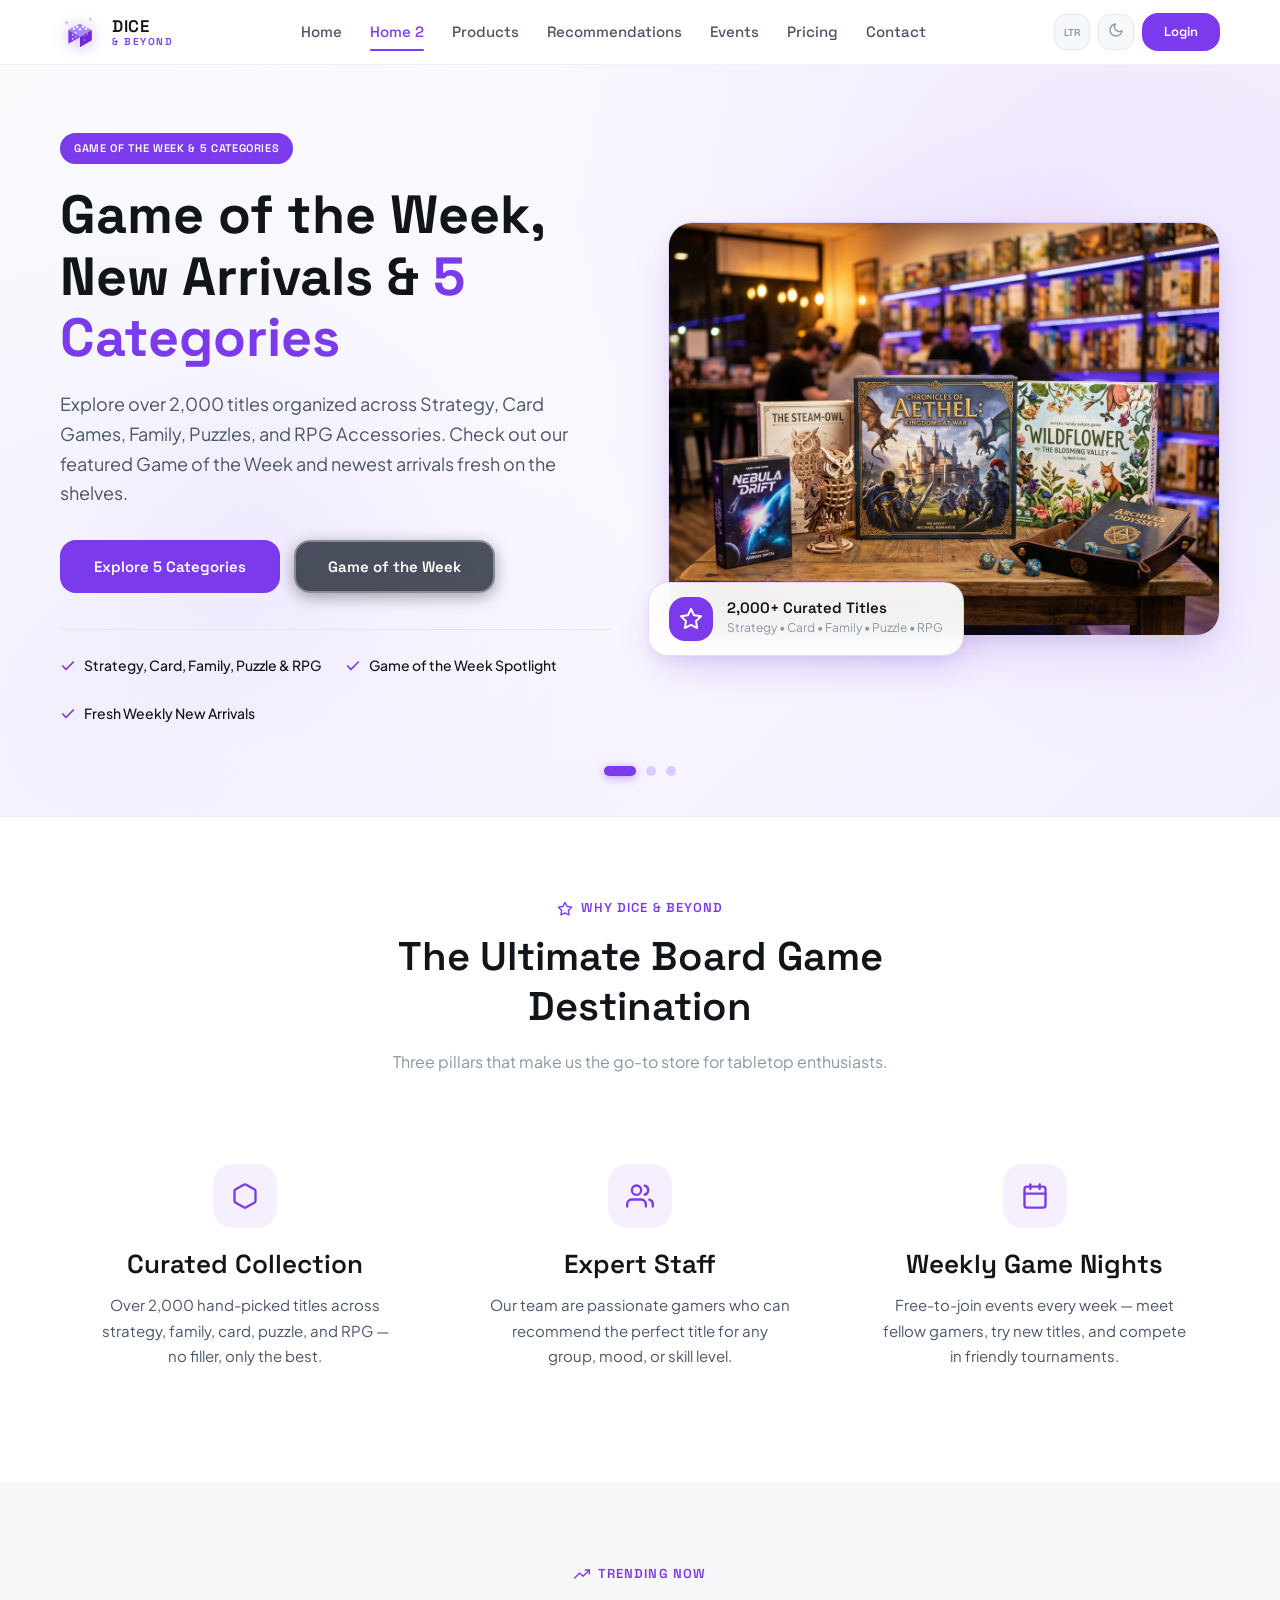
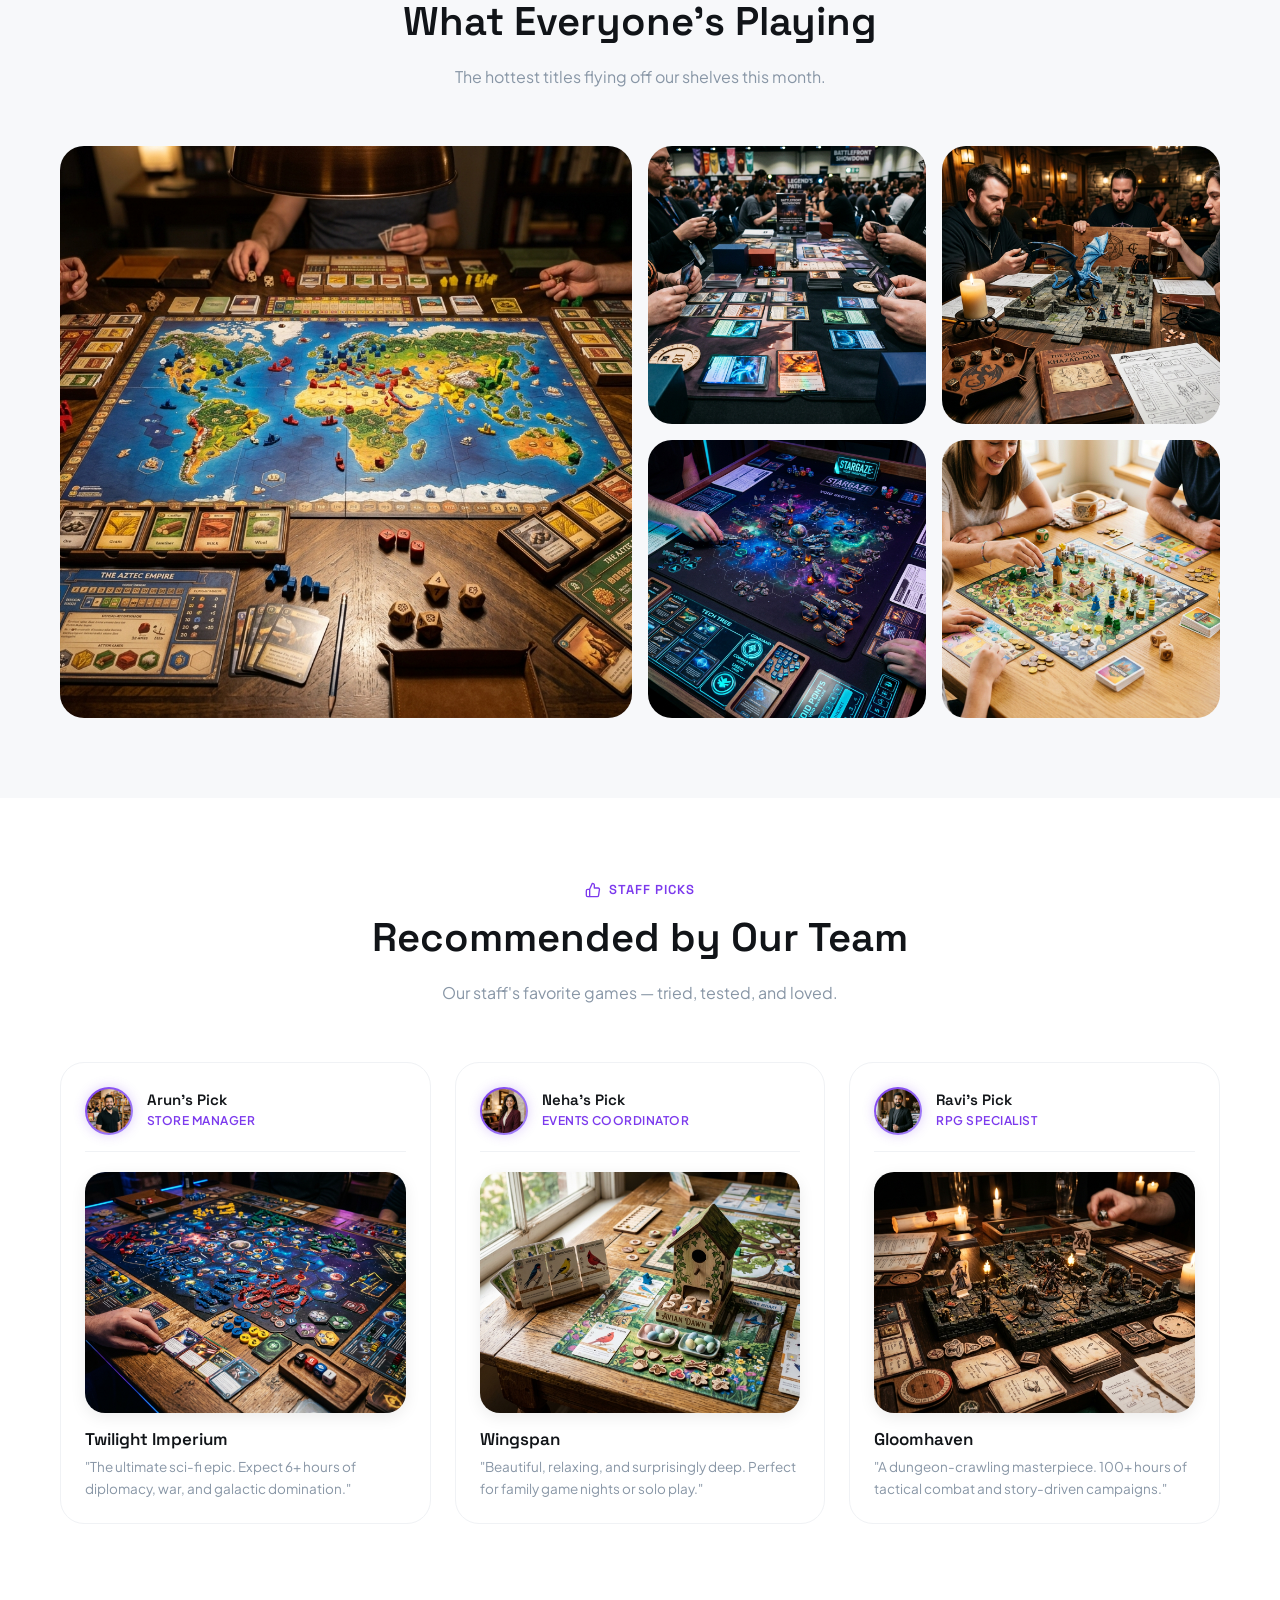
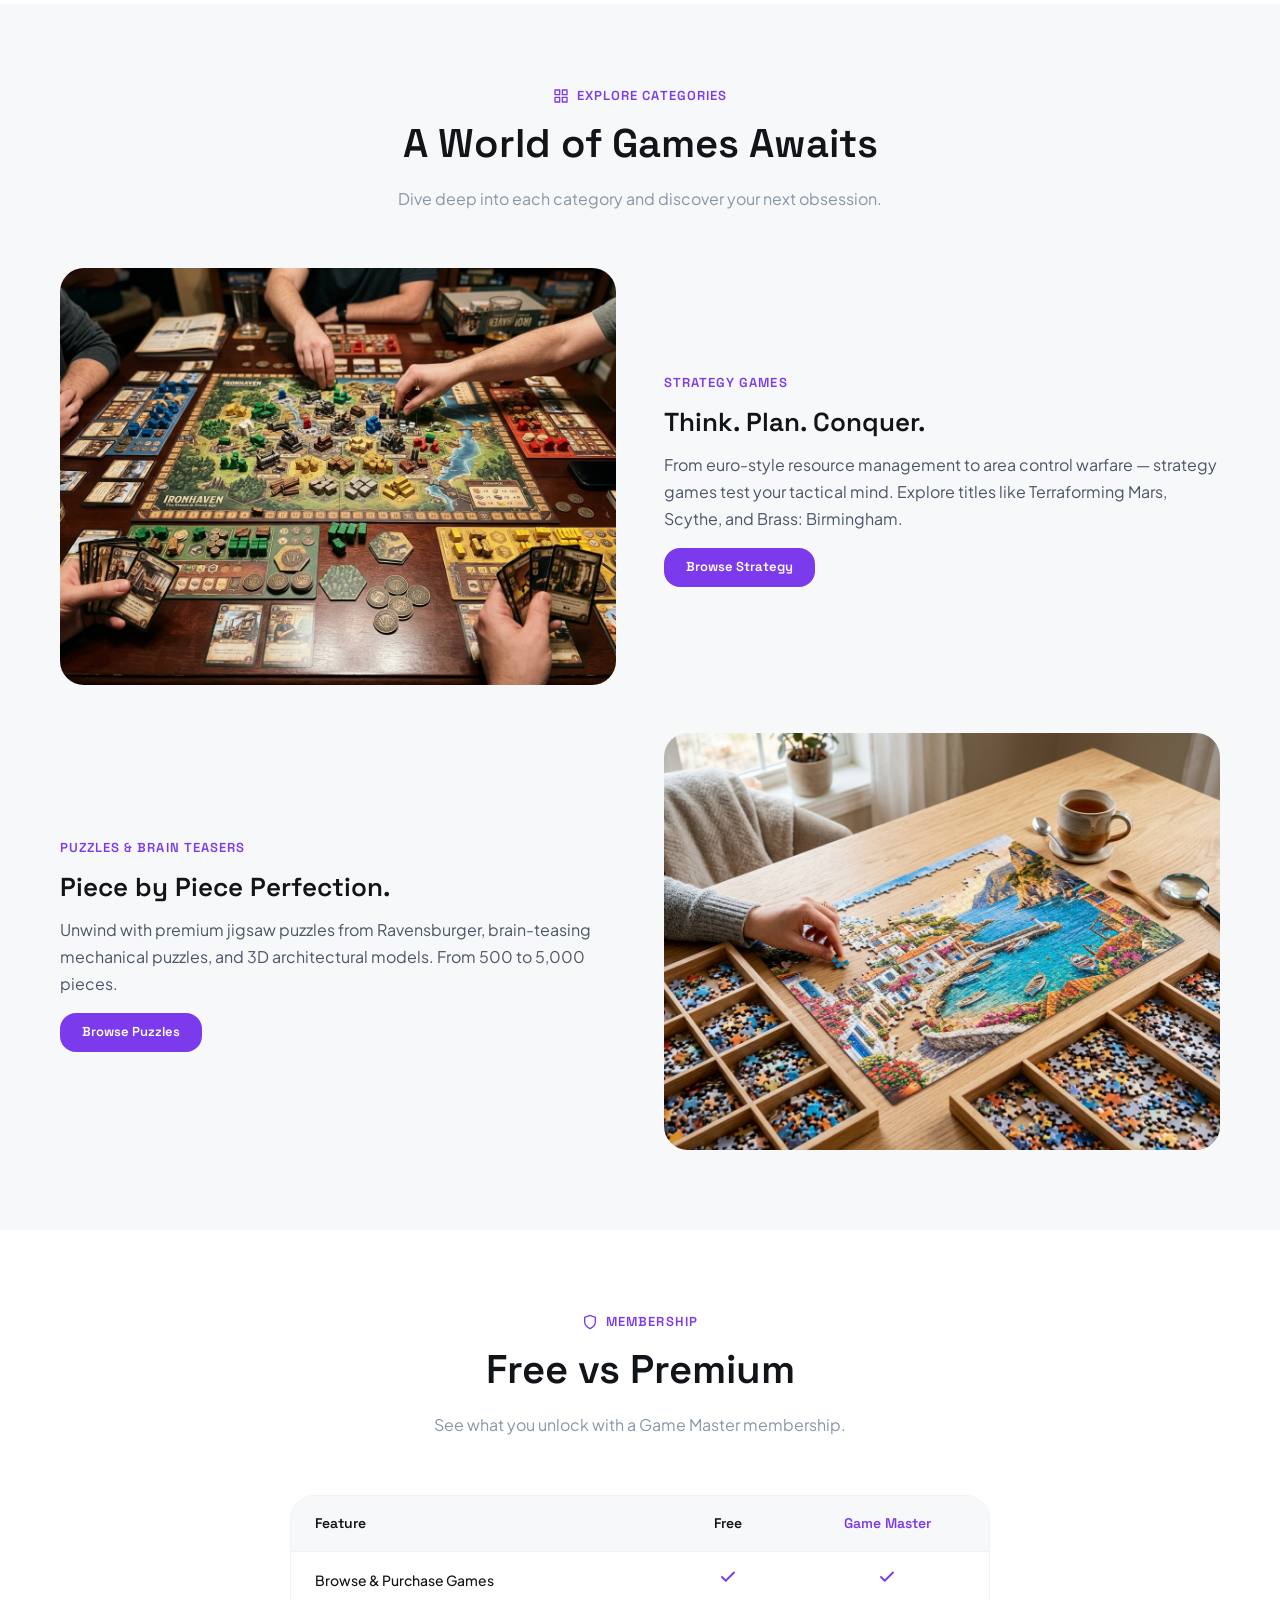
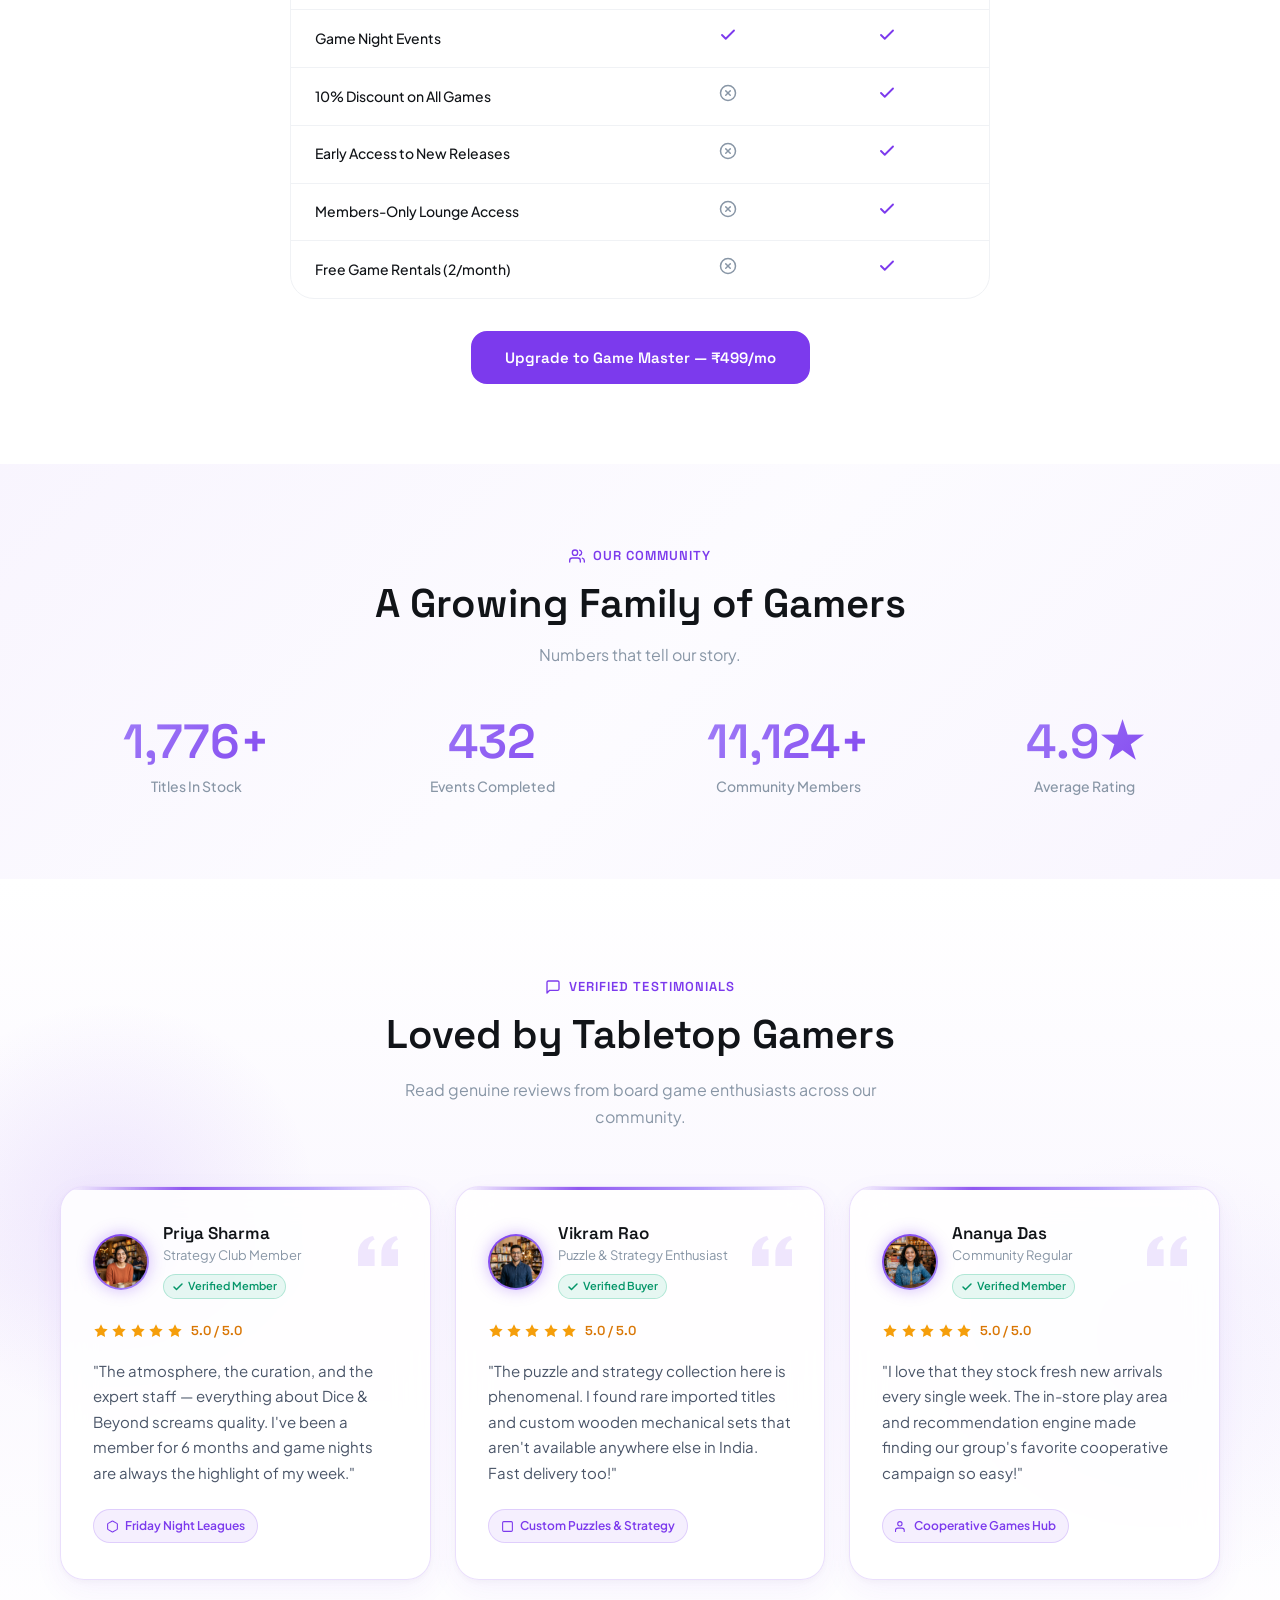
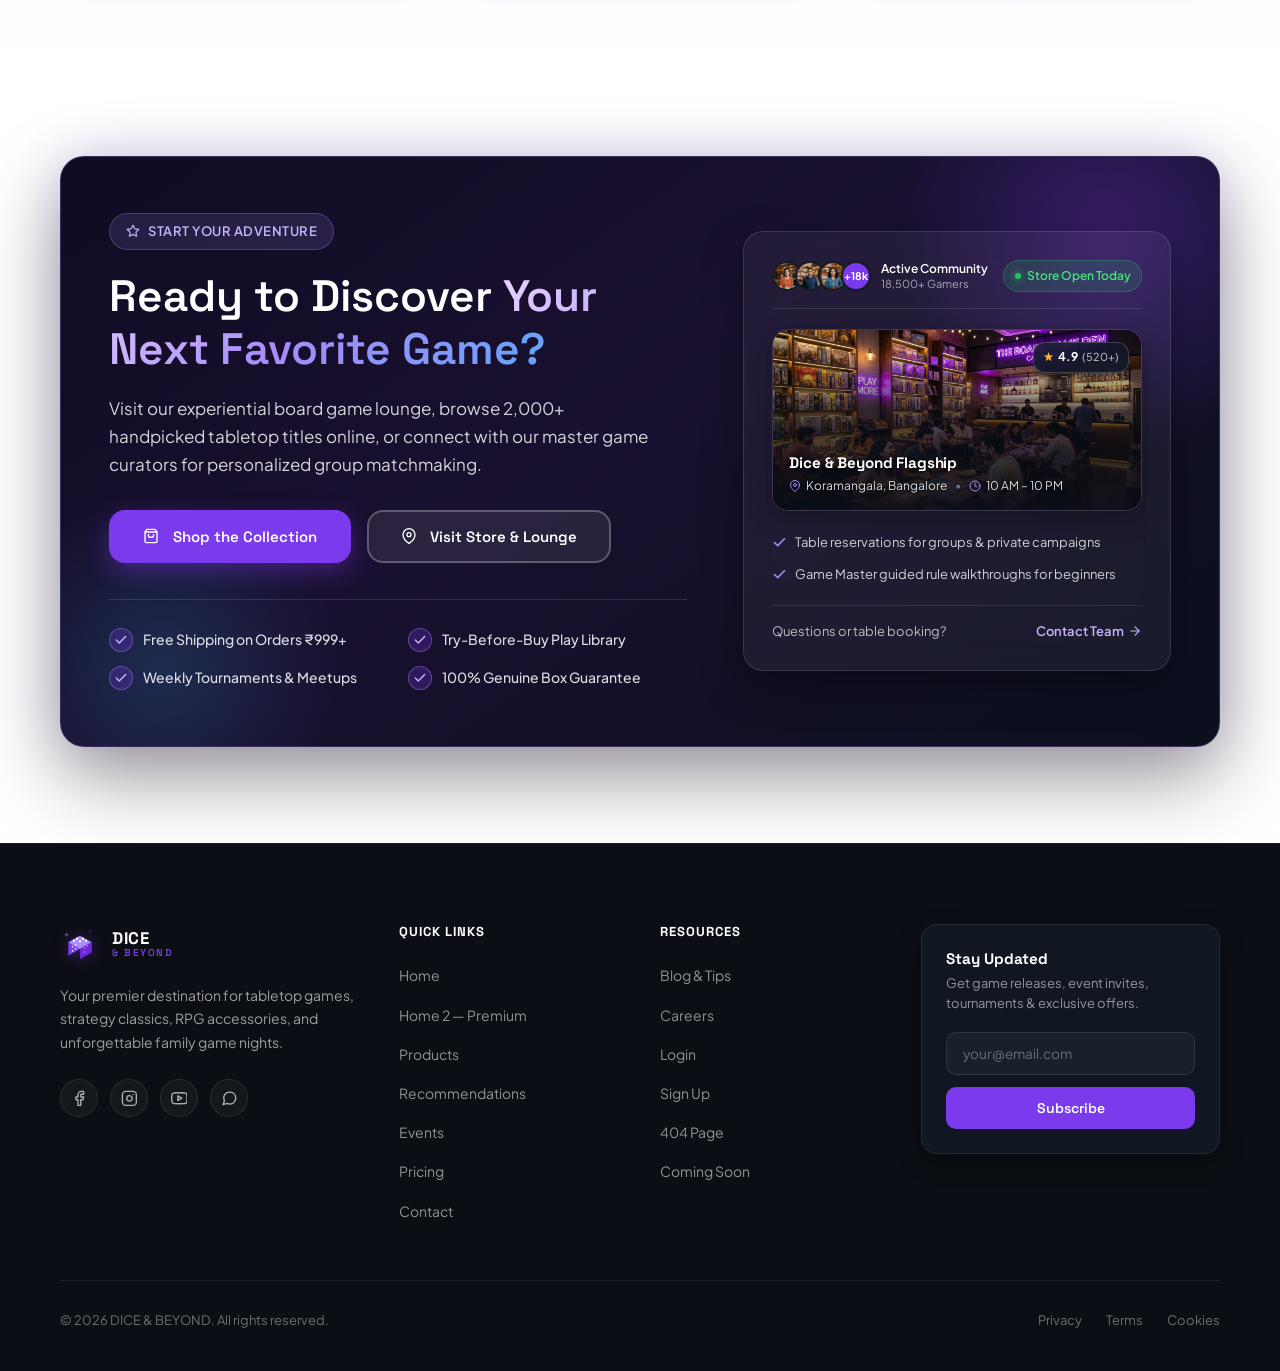
<file: home2.html>
<!DOCTYPE html>
<html lang="en" id="root-html">
<head>
    <meta charset="UTF-8">
    <meta name="viewport" content="width=device-width, initial-scale=1.0">
    <meta name="description" content="Dice & Beyond Premium — Explore our curated collection of board games, trending titles, staff picks, and exclusive membership benefits.">
    <title>Home 2 — Premium | Dice & Beyond — Hobby & Board Games Store</title>
    <link rel="icon" type="image/svg+xml" href="favicon.svg">
    <link rel="stylesheet" href="style.css">
</head>
<body>
<div id="main-nav"></div>

<!-- ====== S1: HERO (3-Slide Split Layout Slider) ====== -->
<section class="hero hero-home2" id="hero-section">
    <!-- Gradient mesh ambient decorations -->
    <div class="hero-ambient-1"></div>
    <div class="hero-ambient-2"></div>

    <div class="container" style="position:relative;z-index:2;width:100%;">
        <!-- Slides Track -->
        <div id="hero-slides-track">

            <!-- Slide 1: Home & Products Showcase (Game of the Week, New Arrivals, 5 Categories) -->
            <div class="hero-split-slide active">
                <div class="grid grid-2" style="align-items:center;gap:3.5rem;">
                    <!-- Left Column -->
                    <div>
                        <div class="badge" style="margin-bottom:1.25rem;">Game of the Week & 5 Categories</div>
                        <h1 class="hero-home2-title">Game of the Week, New Arrivals & <span class="highlight">5 Categories</span></h1>
                        <p class="hero-home2-desc">Explore over 2,000 titles organized across Strategy, Card Games, Family, Puzzles, and RPG Accessories. Check out our featured Game of the Week and newest arrivals fresh on the shelves.</p>
                        <div style="display:flex;gap:0.875rem;flex-wrap:wrap;margin-bottom:2.25rem;">
                            <a href="products.html" class="btn btn-primary btn-lg">Explore 5 Categories</a>
                            <a href="index.html#gotw" class="btn btn-secondary btn-lg">Game of the Week</a>
                        </div>
                        <div class="hero-home2-features">
                            <div class="hero-home2-feature-item">
                                <svg class="hero-home2-feature-icon" xmlns="http://www.w3.org/2000/svg" width="16" height="16" viewBox="0 0 24 24" fill="none" stroke-width="2.5" stroke-linecap="round" stroke-linejoin="round"><polyline points="20 6 9 17 4 12"/></svg>
                                Strategy, Card, Family, Puzzle & RPG
                            </div>
                            <div class="hero-home2-feature-item">
                                <svg class="hero-home2-feature-icon" xmlns="http://www.w3.org/2000/svg" width="16" height="16" viewBox="0 0 24 24" fill="none" stroke-width="2.5" stroke-linecap="round" stroke-linejoin="round"><polyline points="20 6 9 17 4 12"/></svg>
                                Game of the Week Spotlight
                            </div>
                            <div class="hero-home2-feature-item">
                                <svg class="hero-home2-feature-icon" xmlns="http://www.w3.org/2000/svg" width="16" height="16" viewBox="0 0 24 24" fill="none" stroke-width="2.5" stroke-linecap="round" stroke-linejoin="round"><polyline points="20 6 9 17 4 12"/></svg>
                                Fresh Weekly New Arrivals
                            </div>
                        </div>
                    </div>
                    <!-- Right Column -->
                    <div style="position:relative;">
                        <div class="hero-home2-image-wrap">
                            <img src="assets/images/hero2_slide_products.jpg" alt="Dice & Beyond Board Game Categories & Showcase Releases" style="width:100%;height:auto;aspect-ratio:4/3;object-fit:cover;display:block;" />
                            <div class="hero-home2-image-overlay"></div>
                        </div>
                        <div class="hero-home2-badge-card">
                            <div class="icon-box icon-box-solid" style="width:2.75rem;height:2.75rem;border-radius:var(--radius-lg);">
                                <svg xmlns="http://www.w3.org/2000/svg" width="18" height="18" viewBox="0 0 24 24" fill="none" stroke="#FFFFFF" stroke-width="2" stroke-linecap="round" stroke-linejoin="round"><polygon points="12 2 15.09 8.26 22 9.27 17 14.14 18.18 21.02 12 17.77 5.82 21.02 7 14.14 2 9.27 8.91 8.26 12 2"/></svg>
                            </div>
                            <div>
                                <div class="hero-home2-badge-title">2,000+ Curated Titles</div>
                                <div class="hero-home2-badge-sub">Strategy • Card • Family • Puzzle • RPG</div>
                            </div>
                        </div>
                    </div>
                </div>
            </div>

            <!-- Slide 2: Recommendations (By Player Count & Age Group) -->
            <div class="hero-split-slide">
                <div class="grid grid-2" style="align-items:center;gap:3.5rem;">
                    <!-- Left Column -->
                    <div>
                        <div class="badge" style="margin-bottom:1.25rem;">Player Count & Age Matcher</div>
                        <h1 class="hero-home2-title">Find the Perfect Game by <span class="highlight">Player Count & Age</span></h1>
                        <p class="hero-home2-desc">Not sure what to play? Our dedicated recommendations guide helps you find ideal games categorized by group size (solo, couples, 3-4 players, party 5+) and age groups (kids, teens, adults).</p>
                        <div style="display:flex;gap:0.875rem;flex-wrap:wrap;margin-bottom:2.25rem;">
                            <a href="recommendations.html" class="btn btn-primary btn-lg">Browse Recommendations</a>
                            <a href="recommendations.html#player-count" class="btn btn-secondary btn-lg">Filter by Player Count</a>
                        </div>
                        <div class="hero-home2-features">
                            <div class="hero-home2-feature-item">
                                <svg class="hero-home2-feature-icon" xmlns="http://www.w3.org/2000/svg" width="16" height="16" viewBox="0 0 24 24" fill="none" stroke-width="2.5" stroke-linecap="round" stroke-linejoin="round"><polyline points="20 6 9 17 4 12"/></svg>
                                Solo, Couples & Party (1–8+ Players)
                            </div>
                            <div class="hero-home2-feature-item">
                                <svg class="hero-home2-feature-icon" xmlns="http://www.w3.org/2000/svg" width="16" height="16" viewBox="0 0 24 24" fill="none" stroke-width="2.5" stroke-linecap="round" stroke-linejoin="round"><polyline points="20 6 9 17 4 12"/></svg>
                                Age-Matched Guides (Kids to Adults)
                            </div>
                            <div class="hero-home2-feature-item">
                                <svg class="hero-home2-feature-icon" xmlns="http://www.w3.org/2000/svg" width="16" height="16" viewBox="0 0 24 24" fill="none" stroke-width="2.5" stroke-linecap="round" stroke-linejoin="round"><polyline points="20 6 9 17 4 12"/></svg>
                                Fast Matchmaking Suggestions
                            </div>
                        </div>
                    </div>
                    <!-- Right Column -->
                    <div style="position:relative;">
                        <div class="hero-home2-image-wrap">
                            <img src="assets/images/hero2_slide_recommendations.jpg" alt="Group Playing Recommended Tabletop Game in Lounge" style="width:100%;height:auto;aspect-ratio:4/3;object-fit:cover;display:block;" />
                            <div class="hero-home2-image-overlay"></div>
                        </div>
                        <div class="hero-home2-badge-card">
                            <div class="icon-box icon-box-solid" style="width:2.75rem;height:2.75rem;border-radius:var(--radius-lg);">
                                <svg xmlns="http://www.w3.org/2000/svg" width="18" height="18" viewBox="0 0 24 24" fill="none" stroke="#FFFFFF" stroke-width="2" stroke-linecap="round" stroke-linejoin="round"><path d="M17 21v-2a4 4 0 0 0-4-4H5a4 4 0 0 0-4 4v2"/><circle cx="9" cy="7" r="4"/><path d="M23 21v-2a4 4 0 0 0-3-3.87"/><path d="M16 3.13a4 4 0 0 1 0 7.75"/></svg>
                            </div>
                            <div>
                                <div class="hero-home2-badge-title">Smart Matchmaker</div>
                                <div class="hero-home2-badge-sub">Curated by Player Count & Age</div>
                            </div>
                        </div>
                    </div>
                </div>
            </div>

            <!-- Slide 3: Game Nights Events & Contact / Club & Bulk Order Enquiries -->
            <div class="hero-split-slide">
                <div class="grid grid-2" style="align-items:center;gap:3.5rem;">
                    <!-- Left Column -->
                    <div>
                        <div class="badge" style="margin-bottom:1.25rem;">In-Store Events & Club Enquiries</div>
                        <h1 class="hero-home2-title">Weekly Game Nights & <span class="highlight">Club or Bulk Orders</span></h1>
                        <p class="hero-home2-desc">Join upcoming in-store gaming sessions, check our store location and opening timings, or submit an enquiry for private board game club hosting and bulk orders.</p>
                        <div style="display:flex;gap:0.875rem;flex-wrap:wrap;margin-bottom:2.25rem;">
                            <a href="events.html" class="btn btn-primary btn-lg">Upcoming Game Nights</a>
                            <a href="contact.html" class="btn btn-secondary btn-lg">Store Info & Bulk Enquiry</a>
                        </div>
                        <div class="hero-home2-features">
                            <div class="hero-home2-feature-item">
                                <svg class="hero-home2-feature-icon" xmlns="http://www.w3.org/2000/svg" width="16" height="16" viewBox="0 0 24 24" fill="none" stroke-width="2.5" stroke-linecap="round" stroke-linejoin="round"><polyline points="20 6 9 17 4 12"/></svg>
                                Weekly In-Store Sessions
                            </div>
                            <div class="hero-home2-feature-item">
                                <svg class="hero-home2-feature-icon" xmlns="http://www.w3.org/2000/svg" width="16" height="16" viewBox="0 0 24 24" fill="none" stroke-width="2.5" stroke-linecap="round" stroke-linejoin="round"><polyline points="20 6 9 17 4 12"/></svg>
                                Store Location & Daily Timings
                            </div>
                            <div class="hero-home2-feature-item">
                                <svg class="hero-home2-feature-icon" xmlns="http://www.w3.org/2000/svg" width="16" height="16" viewBox="0 0 24 24" fill="none" stroke-width="2.5" stroke-linecap="round" stroke-linejoin="round"><polyline points="20 6 9 17 4 12"/></svg>
                                Club & Bulk Order Enquiry Form
                            </div>
                        </div>
                    </div>
                    <!-- Right Column -->
                    <div style="position:relative;">
                        <div class="hero-home2-image-wrap">
                            <img src="assets/images/hero2_slide_events.jpg" alt="Dice & Beyond In-Store Tournament and Game Night Session" style="width:100%;height:auto;aspect-ratio:4/3;object-fit:cover;display:block;" />
                            <div class="hero-home2-image-overlay"></div>
                        </div>
                        <div class="hero-home2-badge-card">
                            <div class="icon-box icon-box-solid" style="width:2.75rem;height:2.75rem;border-radius:var(--radius-lg);">
                                <svg xmlns="http://www.w3.org/2000/svg" width="18" height="18" viewBox="0 0 24 24" fill="none" stroke="#FFFFFF" stroke-width="2" stroke-linecap="round" stroke-linejoin="round"><path d="M21 10c0 7-9 13-9 13s-9-6-9-13a9 9 0 0 1 18 0z"/><circle cx="12" cy="10" r="3"/></svg>
                            </div>
                            <div>
                                <div class="hero-home2-badge-title">Store Desk & Events Hub</div>
                                <div class="hero-home2-badge-sub">Open Daily 10 AM – 10 PM • Enquiries</div>
                            </div>
                        </div>
                    </div>
                </div>
            </div>

        </div>

        <!-- Pagination Dots -->
        <div class="hero-slider-dots hero-home2-dots" id="hero-dots">
            <button class="hero-dot active" data-slide="0" aria-label="Go to slide 1"></button>
            <button class="hero-dot" data-slide="1" aria-label="Go to slide 2"></button>
            <button class="hero-dot" data-slide="2" aria-label="Go to slide 3"></button>
        </div>
    </div>
</section>

<!-- ====== S2: WHY CHOOSE US (Glassmorphism Cards) ====== -->
<section class="section">
    <div class="container">
        <div class="section-header animate-on-scroll">
            <div class="section-label"><svg xmlns="http://www.w3.org/2000/svg" width="16" height="16" viewBox="0 0 24 24" fill="none" stroke="currentColor" stroke-width="2" stroke-linecap="round" stroke-linejoin="round"><polygon points="12 2 15.09 8.26 22 9.27 17 14.14 18.18 21.02 12 17.77 5.82 21.02 7 14.14 2 9.27 8.91 8.26 12 2"/></svg> Why Dice & Beyond</div>
            <h2>The Ultimate Board Game Destination</h2>
            <p>Three pillars that make us the go-to store for tabletop enthusiasts.</p>
        </div>
        <div class="grid grid-3 animate-on-scroll">
            <div class="glass-card text-center">
                <div class="icon-box icon-box-lg" style="margin:0 auto 1.25rem;"><svg xmlns="http://www.w3.org/2000/svg" width="28" height="28" viewBox="0 0 24 24" fill="none" stroke="currentColor" stroke-width="2" stroke-linecap="round" stroke-linejoin="round"><path d="M21 16V8a2 2 0 0 0-1-1.73l-7-4a2 2 0 0 0-2 0l-7 4A2 2 0 0 0 3 8v8a2 2 0 0 0 1 1.73l7 4a2 2 0 0 0 2 0l7-4A2 2 0 0 0 21 16z"/></svg></div>
                <h3 style="margin-bottom:0.75rem;">Curated Collection</h3>
                <p style="font-size:0.9375rem;">Over 2,000 hand-picked titles across strategy, family, card, puzzle, and RPG — no filler, only the best.</p>
            </div>
            <div class="glass-card text-center">
                <div class="icon-box icon-box-lg" style="margin:0 auto 1.25rem;"><svg xmlns="http://www.w3.org/2000/svg" width="28" height="28" viewBox="0 0 24 24" fill="none" stroke="currentColor" stroke-width="2" stroke-linecap="round" stroke-linejoin="round"><path d="M17 21v-2a4 4 0 0 0-4-4H5a4 4 0 0 0-4 4v2"/><circle cx="9" cy="7" r="4"/><path d="M23 21v-2a4 4 0 0 0-3-3.87"/><path d="M16 3.13a4 4 0 0 1 0 7.75"/></svg></div>
                <h3 style="margin-bottom:0.75rem;">Expert Staff</h3>
                <p style="font-size:0.9375rem;">Our team are passionate gamers who can recommend the perfect title for any group, mood, or skill level.</p>
            </div>
            <div class="glass-card text-center">
                <div class="icon-box icon-box-lg" style="margin:0 auto 1.25rem;"><svg xmlns="http://www.w3.org/2000/svg" width="28" height="28" viewBox="0 0 24 24" fill="none" stroke="currentColor" stroke-width="2" stroke-linecap="round" stroke-linejoin="round"><rect x="3" y="4" width="18" height="18" rx="2" ry="2"/><line x1="16" y1="2" x2="16" y2="6"/><line x1="8" y1="2" x2="8" y2="6"/><line x1="3" y1="10" x2="21" y2="10"/></svg></div>
                <h3 style="margin-bottom:0.75rem;">Weekly Game Nights</h3>
                <p style="font-size:0.9375rem;">Free-to-join events every week — meet fellow gamers, try new titles, and compete in friendly tournaments.</p>
            </div>
        </div>
    </div>
</section>

<!-- ====== S3: TRENDING GAMES (Bento Grid) ====== -->
<section class="section bg-surface">
    <div class="container">
        <div class="section-header animate-on-scroll">
            <div class="section-label"><svg xmlns="http://www.w3.org/2000/svg" width="16" height="16" viewBox="0 0 24 24" fill="none" stroke="currentColor" stroke-width="2" stroke-linecap="round" stroke-linejoin="round"><polyline points="23 6 13.5 15.5 8.5 10.5 1 18"/><polyline points="17 6 23 6 23 12"/></svg> Trending Now</div>
            <h2>What Everyone's Playing</h2>
            <p>The hottest titles flying off our shelves this month.</p>
        </div>
        <div class="bento-grid animate-on-scroll">
            <div class="bento-item"><img src="assets/images/bento_strategy_legends.jpg" alt="Strategy Legends Trending Board Game" /><div class="bento-overlay"><div><h4>Strategy Legends</h4><span>₹2,499 — ₹4,999</span></div></div></div>
            <div class="bento-item"><img src="assets/images/bento_card_showdowns.jpg" alt="Card Showdowns Tournament Cards" /><div class="bento-overlay"><div><h4>Card Showdowns</h4><span>₹499 — ₹1,999</span></div></div></div>
            <div class="bento-item"><img src="assets/images/bento_rpg_adventures.jpg" alt="RPG Adventures Tabletop Campaign" /><div class="bento-overlay"><div><h4>RPG Adventures</h4><span>₹999 — ₹3,499</span></div></div></div>
            <div class="bento-item"><img src="assets/images/bento_stellar_horizons.jpg" alt="Stellar Horizons Sci-Fi Fleet Warfare" /><div class="bento-overlay"><div><h4>Stellar Horizons</h4><span>₹3,499</span></div></div></div>
            <div class="bento-item"><img src="assets/images/bento_family_favorites.jpg" alt="Family Favorites Board Game Gathering" /><div class="bento-overlay"><div><h4>Family Favorites</h4><span>₹799 — ₹2,499</span></div></div></div>
        </div>
    </div>
</section>

<!-- ====== S4: STAFF PICKS (Horizontal Scroll) ====== -->
<section class="section">
    <div class="container">
        <div class="section-header animate-on-scroll">
            <div class="section-label"><svg xmlns="http://www.w3.org/2000/svg" width="16" height="16" viewBox="0 0 24 24" fill="none" stroke="currentColor" stroke-width="2" stroke-linecap="round" stroke-linejoin="round"><path d="M14 9V5a3 3 0 0 0-3-3l-4 9v11h11.28a2 2 0 0 0 2-1.7l1.38-9a2 2 0 0 0-2-2.3zM7 22H4a2 2 0 0 1-2-2v-7a2 2 0 0 1 2-2h3"/></svg> Staff Picks</div>
            <h2>Recommended by Our Team</h2>
            <p>Our staff's favorite games — tried, tested, and loved.</p>
        </div>
        <div class="grid grid-3 animate-on-scroll">
            <div class="card" style="padding:1.5rem;display:flex;flex-direction:column;justify-content:space-between;">
                <div>
                    <!-- Staff Header -->
                    <div style="display:flex;align-items:center;gap:0.875rem;margin-bottom:1.25rem;padding-bottom:1rem;border-bottom:1px solid var(--border-light);">
                        <div style="width:3rem;height:3rem;border-radius:50%;padding:2px;background:linear-gradient(135deg,var(--primary),#A78BFA);flex-shrink:0;box-shadow:0 0 12px rgba(124,58,237,0.25);">
                            <img src="assets/images/staff_arun.jpg" alt="Arun - Store Manager" style="width:100%;height:100%;object-fit:cover;border-radius:50%;display:block;" />
                        </div>
                        <div>
                            <h4 style="margin-bottom:0.125rem;font-size:0.9375rem;line-height:1.2;">Arun's Pick</h4>
                            <div style="font-size:0.75rem;color:var(--primary);font-weight:600;text-transform:uppercase;letter-spacing:0.04em;">Store Manager</div>
                        </div>
                    </div>
                    <!-- Game Showcase Image -->
                    <div style="border-radius:var(--radius-xl);overflow:hidden;aspect-ratio:4/3;margin-bottom:1rem;box-shadow:0 4px 16px rgba(0,0,0,0.08);">
                        <img src="assets/images/pick_twilight_imperium.jpg" alt="Arun's pick - Twilight Imperium Tabletop Session" style="width:100%;height:100%;object-fit:cover;display:block;" />
                    </div>
                    <!-- Details -->
                    <h4 style="font-size:1.0625rem;margin-bottom:0.375rem;">Twilight Imperium</h4>
                    <p style="font-size:0.84375rem;color:var(--text-muted);line-height:1.6;margin:0;">"The ultimate sci-fi epic. Expect 6+ hours of diplomacy, war, and galactic domination."</p>
                </div>
            </div>

            <div class="card" style="padding:1.5rem;display:flex;flex-direction:column;justify-content:space-between;">
                <div>
                    <!-- Staff Header -->
                    <div style="display:flex;align-items:center;gap:0.875rem;margin-bottom:1.25rem;padding-bottom:1rem;border-bottom:1px solid var(--border-light);">
                        <div style="width:3rem;height:3rem;border-radius:50%;padding:2px;background:linear-gradient(135deg,var(--primary),#A78BFA);flex-shrink:0;box-shadow:0 0 12px rgba(124,58,237,0.25);">
                            <img src="assets/images/staff_neha.jpg" alt="Neha - Events Coordinator" style="width:100%;height:100%;object-fit:cover;border-radius:50%;display:block;" />
                        </div>
                        <div>
                            <h4 style="margin-bottom:0.125rem;font-size:0.9375rem;line-height:1.2;">Neha's Pick</h4>
                            <div style="font-size:0.75rem;color:var(--primary);font-weight:600;text-transform:uppercase;letter-spacing:0.04em;">Events Coordinator</div>
                        </div>
                    </div>
                    <!-- Game Showcase Image -->
                    <div style="border-radius:var(--radius-xl);overflow:hidden;aspect-ratio:4/3;margin-bottom:1rem;box-shadow:0 4px 16px rgba(0,0,0,0.08);">
                        <img src="assets/images/pick_wingspan.jpg" alt="Neha's pick - Wingspan Board Game" style="width:100%;height:100%;object-fit:cover;display:block;" />
                    </div>
                    <!-- Details -->
                    <h4 style="font-size:1.0625rem;margin-bottom:0.375rem;">Wingspan</h4>
                    <p style="font-size:0.84375rem;color:var(--text-muted);line-height:1.6;margin:0;">"Beautiful, relaxing, and surprisingly deep. Perfect for family game nights or solo play."</p>
                </div>
            </div>

            <div class="card" style="padding:1.5rem;display:flex;flex-direction:column;justify-content:space-between;">
                <div>
                    <!-- Staff Header -->
                    <div style="display:flex;align-items:center;gap:0.875rem;margin-bottom:1.25rem;padding-bottom:1rem;border-bottom:1px solid var(--border-light);">
                        <div style="width:3rem;height:3rem;border-radius:50%;padding:2px;background:linear-gradient(135deg,var(--primary),#A78BFA);flex-shrink:0;box-shadow:0 0 12px rgba(124,58,237,0.25);">
                            <img src="assets/images/staff_ravi.jpg" alt="Ravi - RPG Specialist" style="width:100%;height:100%;object-fit:cover;border-radius:50%;display:block;" />
                        </div>
                        <div>
                            <h4 style="margin-bottom:0.125rem;font-size:0.9375rem;line-height:1.2;">Ravi's Pick</h4>
                            <div style="font-size:0.75rem;color:var(--primary);font-weight:600;text-transform:uppercase;letter-spacing:0.04em;">RPG Specialist</div>
                        </div>
                    </div>
                    <!-- Game Showcase Image -->
                    <div style="border-radius:var(--radius-xl);overflow:hidden;aspect-ratio:4/3;margin-bottom:1rem;box-shadow:0 4px 16px rgba(0,0,0,0.08);">
                        <img src="assets/images/pick_gloomhaven.jpg" alt="Ravi's pick - Gloomhaven Dungeon Crawler Session" style="width:100%;height:100%;object-fit:cover;display:block;" />
                    </div>
                    <!-- Details -->
                    <h4 style="font-size:1.0625rem;margin-bottom:0.375rem;">Gloomhaven</h4>
                    <p style="font-size:0.84375rem;color:var(--text-muted);line-height:1.6;margin:0;">"A dungeon-crawling masterpiece. 100+ hours of tactical combat and story-driven campaigns."</p>
                </div>
            </div>
        </div>
    </div>
</section>

<!-- ====== S5: CATEGORIES SHOWCASE (Zig-Zag) ====== -->
<section class="section bg-surface">
    <div class="container">
        <div class="section-header animate-on-scroll">
            <div class="section-label"><svg xmlns="http://www.w3.org/2000/svg" width="16" height="16" viewBox="0 0 24 24" fill="none" stroke="currentColor" stroke-width="2" stroke-linecap="round" stroke-linejoin="round"><rect x="3" y="3" width="7" height="7"/><rect x="14" y="3" width="7" height="7"/><rect x="14" y="14" width="7" height="7"/><rect x="3" y="14" width="7" height="7"/></svg> Explore Categories</div>
            <h2>A World of Games Awaits</h2>
            <p>Dive deep into each category and discover your next obsession.</p>
        </div>
        <div class="animate-on-scroll">
            <div class="zigzag-row">
                <div class="zigzag-image"><img src="assets/images/zigzag_strategy_games.jpg" alt="Strategy Games Tabletop Session" /></div>
                <div><div class="section-label">Strategy Games</div><h3 style="margin-bottom:0.75rem;">Think. Plan. Conquer.</h3><p style="margin-bottom:1rem;">From euro-style resource management to area control warfare — strategy games test your tactical mind. Explore titles like Terraforming Mars, Scythe, and Brass: Birmingham.</p><a href="products.html" class="btn btn-primary btn-sm">Browse Strategy</a></div>
            </div>
            <div class="zigzag-row reverse">
                <div class="zigzag-image"><img src="assets/images/zigzag_puzzle_showcase.jpg" alt="Puzzles and Brain Teasers Assembly" /></div>
                <div><div class="section-label">Puzzles & Brain Teasers</div><h3 style="margin-bottom:0.75rem;">Piece by Piece Perfection.</h3><p style="margin-bottom:1rem;">Unwind with premium jigsaw puzzles from Ravensburger, brain-teasing mechanical puzzles, and 3D architectural models. From 500 to 5,000 pieces.</p><a href="products.html" class="btn btn-primary btn-sm">Browse Puzzles</a></div>
            </div>
        </div>
    </div>
</section>

<!-- ====== S6: MEMBERSHIP BENEFITS (Comparison Table) ====== -->
<section class="section">
    <div class="container">
        <div class="section-header animate-on-scroll">
            <div class="section-label"><svg xmlns="http://www.w3.org/2000/svg" width="16" height="16" viewBox="0 0 24 24" fill="none" stroke="currentColor" stroke-width="2" stroke-linecap="round" stroke-linejoin="round"><path d="M12 22s8-4 8-10V5l-8-3-8 3v7c0 6 8 10 8 10z"/></svg> Membership</div>
            <h2>Free vs Premium</h2>
            <p>See what you unlock with a Game Master membership.</p>
        </div>
        <table class="comparison-table animate-on-scroll">
            <thead><tr><th style="text-align:left;">Feature</th><th>Free</th><th style="color:var(--primary);">Game Master</th></tr></thead>
            <tbody>
                <tr><td>Browse & Purchase Games</td><td class="check-yes"><svg xmlns="http://www.w3.org/2000/svg" width="18" height="18" viewBox="0 0 24 24" fill="none" stroke="currentColor" stroke-width="2.5" stroke-linecap="round" stroke-linejoin="round"><polyline points="20 6 9 17 4 12"/></svg></td><td class="check-yes"><svg xmlns="http://www.w3.org/2000/svg" width="18" height="18" viewBox="0 0 24 24" fill="none" stroke="currentColor" stroke-width="2.5" stroke-linecap="round" stroke-linejoin="round"><polyline points="20 6 9 17 4 12"/></svg></td></tr>
                <tr><td>Game Night Events</td><td class="check-yes"><svg xmlns="http://www.w3.org/2000/svg" width="18" height="18" viewBox="0 0 24 24" fill="none" stroke="currentColor" stroke-width="2.5" stroke-linecap="round" stroke-linejoin="round"><polyline points="20 6 9 17 4 12"/></svg></td><td class="check-yes"><svg xmlns="http://www.w3.org/2000/svg" width="18" height="18" viewBox="0 0 24 24" fill="none" stroke="currentColor" stroke-width="2.5" stroke-linecap="round" stroke-linejoin="round"><polyline points="20 6 9 17 4 12"/></svg></td></tr>
                <tr><td>10% Discount on All Games</td><td class="check-no"><svg xmlns="http://www.w3.org/2000/svg" width="18" height="18" viewBox="0 0 24 24" fill="none" stroke="currentColor" stroke-width="2" stroke-linecap="round" stroke-linejoin="round"><circle cx="12" cy="12" r="10"/><line x1="15" y1="9" x2="9" y2="15"/><line x1="9" y1="9" x2="15" y2="15"/></svg></td><td class="check-yes"><svg xmlns="http://www.w3.org/2000/svg" width="18" height="18" viewBox="0 0 24 24" fill="none" stroke="currentColor" stroke-width="2.5" stroke-linecap="round" stroke-linejoin="round"><polyline points="20 6 9 17 4 12"/></svg></td></tr>
                <tr><td>Early Access to New Releases</td><td class="check-no"><svg xmlns="http://www.w3.org/2000/svg" width="18" height="18" viewBox="0 0 24 24" fill="none" stroke="currentColor" stroke-width="2" stroke-linecap="round" stroke-linejoin="round"><circle cx="12" cy="12" r="10"/><line x1="15" y1="9" x2="9" y2="15"/><line x1="9" y1="9" x2="15" y2="15"/></svg></td><td class="check-yes"><svg xmlns="http://www.w3.org/2000/svg" width="18" height="18" viewBox="0 0 24 24" fill="none" stroke="currentColor" stroke-width="2.5" stroke-linecap="round" stroke-linejoin="round"><polyline points="20 6 9 17 4 12"/></svg></td></tr>
                <tr><td>Members-Only Lounge Access</td><td class="check-no"><svg xmlns="http://www.w3.org/2000/svg" width="18" height="18" viewBox="0 0 24 24" fill="none" stroke="currentColor" stroke-width="2" stroke-linecap="round" stroke-linejoin="round"><circle cx="12" cy="12" r="10"/><line x1="15" y1="9" x2="9" y2="15"/><line x1="9" y1="9" x2="15" y2="15"/></svg></td><td class="check-yes"><svg xmlns="http://www.w3.org/2000/svg" width="18" height="18" viewBox="0 0 24 24" fill="none" stroke="currentColor" stroke-width="2.5" stroke-linecap="round" stroke-linejoin="round"><polyline points="20 6 9 17 4 12"/></svg></td></tr>
                <tr><td>Free Game Rentals (2/month)</td><td class="check-no"><svg xmlns="http://www.w3.org/2000/svg" width="18" height="18" viewBox="0 0 24 24" fill="none" stroke="currentColor" stroke-width="2" stroke-linecap="round" stroke-linejoin="round"><circle cx="12" cy="12" r="10"/><line x1="15" y1="9" x2="9" y2="15"/><line x1="9" y1="9" x2="15" y2="15"/></svg></td><td class="check-yes"><svg xmlns="http://www.w3.org/2000/svg" width="18" height="18" viewBox="0 0 24 24" fill="none" stroke="currentColor" stroke-width="2.5" stroke-linecap="round" stroke-linejoin="round"><polyline points="20 6 9 17 4 12"/></svg></td></tr>
            </tbody>
        </table>
        <div style="text-align:center;margin-top:2rem;" class="animate-on-scroll">
            <a href="pricing.html" class="btn btn-primary btn-lg">Upgrade to Game Master — ₹499/mo</a>
        </div>
    </div>
</section>

<!-- ====== S7: COMMUNITY STATS ====== -->
<section class="community-stats-section">
    <div class="container">
        <div style="text-align:center;margin-bottom:3rem;" class="animate-on-scroll">
            <div class="section-label stats-label"><svg xmlns="http://www.w3.org/2000/svg" width="16" height="16" viewBox="0 0 24 24" fill="none" stroke="currentColor" stroke-width="2" stroke-linecap="round" stroke-linejoin="round"><path d="M17 21v-2a4 4 0 0 0-4-4H5a4 4 0 0 0-4 4v2"/><circle cx="9" cy="7" r="4"/><path d="M23 21v-2a4 4 0 0 0-3-3.87"/><path d="M16 3.13a4 4 0 0 1 0 7.75"/></svg> Our Community</div>
            <h2>A Growing Family of Gamers</h2>
            <p class="stats-sub">Numbers that tell our story.</p>
        </div>
        <div class="grid grid-4 animate-on-scroll" style="text-align:center;">
            <div><div style="font-family:var(--font-heading);font-weight:600;font-size:3rem;background:linear-gradient(135deg,#A78BFA,#7C3AED);-webkit-background-clip:text;-webkit-text-fill-color:transparent;background-clip:text;line-height:1.1;margin-bottom:0.375rem;" data-count="2847" data-suffix="+">0</div><div class="stat-desc">Titles In Stock</div></div>
            <div><div style="font-family:var(--font-heading);font-weight:600;font-size:3rem;background:linear-gradient(135deg,#A78BFA,#7C3AED);-webkit-background-clip:text;-webkit-text-fill-color:transparent;background-clip:text;line-height:1.1;margin-bottom:0.375rem;" data-count="680" data-suffix="">0</div><div class="stat-desc">Events Completed</div></div>
            <div><div style="font-family:var(--font-heading);font-weight:600;font-size:3rem;background:linear-gradient(135deg,#A78BFA,#7C3AED);-webkit-background-clip:text;-webkit-text-fill-color:transparent;background-clip:text;line-height:1.1;margin-bottom:0.375rem;" data-count="18500" data-suffix="+">0</div><div class="stat-desc">Community Members</div></div>
            <div><div style="font-family:var(--font-heading);font-weight:600;font-size:3rem;background:linear-gradient(135deg,#A78BFA,#7C3AED);-webkit-background-clip:text;-webkit-text-fill-color:transparent;background-clip:text;line-height:1.1;margin-bottom:0.375rem;" data-count="4" data-suffix=".9★">0</div><div class="stat-desc">Average Rating</div></div>
        </div>
    </div>
</section>

<!-- ====== S8: CUSTOMER TESTIMONIALS (Glassmorphism Glow Cards) ====== -->
<section class="testimonials-section">
    <!-- Ambient glow spheres -->
    <div class="glow-orb-1"></div>
    <div class="glow-orb-2"></div>

    <div class="container" style="position:relative;z-index:2;">
        <div class="section-header animate-on-scroll" style="text-align:center;">
            <div class="section-label" style="justify-content:center;"><svg xmlns="http://www.w3.org/2000/svg" width="16" height="16" viewBox="0 0 24 24" fill="none" stroke="currentColor" stroke-width="2" stroke-linecap="round" stroke-linejoin="round"><path d="M21 15a2 2 0 0 1-2 2H7l-4 4V5a2 2 0 0 1 2-2h14a2 2 0 0 1 2 2z"/></svg> Verified Testimonials</div>
            <h2>Loved by Tabletop Gamers</h2>
            <p style="max-width:550px;margin:0 auto;">Read genuine reviews from board game enthusiasts across our community.</p>
        </div>
        <div class="grid grid-3 animate-on-scroll">
            <!-- Testimonial 1 -->
            <div class="glass-testimonial-card">
                <svg class="card-quote-icon" xmlns="http://www.w3.org/2000/svg" viewBox="0 0 24 24" fill="currentColor"><path d="M14.017 21v-7.391c0-5.704 3.731-9.57 8.983-10.609l.995 2.151c-2.432.917-3.995 3.638-3.995 5.849h4v10h-9.983zm-14.017 0v-7.391c0-5.704 3.748-9.57 9-10.609l.996 2.151c-2.433.917-3.996 3.638-3.996 5.849h3.983v10h-9.983z"/></svg>
                <div>
                    <div class="author-badge">
                        <div class="avatar-ring"><img src="assets/images/avatar_priya_sharma.jpg" alt="Priya Sharma" /></div>
                        <div>
                            <div class="author-name">Priya Sharma</div>
                            <div class="author-role">Strategy Club Member</div>
                            <span class="verified-pill"><svg xmlns="http://www.w3.org/2000/svg" width="12" height="12" viewBox="0 0 24 24" fill="none" stroke="currentColor" stroke-width="3" stroke-linecap="round" stroke-linejoin="round"><polyline points="20 6 9 17 4 12"/></svg> Verified Member</span>
                        </div>
                    </div>
                    <div class="rating-row">
                        <div class="rating-stars">
                            <svg xmlns="http://www.w3.org/2000/svg" viewBox="0 0 24 24"><polygon points="12 2 15.09 8.26 22 9.27 17 14.14 18.18 21.02 12 17.77 5.82 21.02 7 14.14 2 9.27 8.91 8.26 12 2"/></svg>
                            <svg xmlns="http://www.w3.org/2000/svg" viewBox="0 0 24 24"><polygon points="12 2 15.09 8.26 22 9.27 17 14.14 18.18 21.02 12 17.77 5.82 21.02 7 14.14 2 9.27 8.91 8.26 12 2"/></svg>
                            <svg xmlns="http://www.w3.org/2000/svg" viewBox="0 0 24 24"><polygon points="12 2 15.09 8.26 22 9.27 17 14.14 18.18 21.02 12 17.77 5.82 21.02 7 14.14 2 9.27 8.91 8.26 12 2"/></svg>
                            <svg xmlns="http://www.w3.org/2000/svg" viewBox="0 0 24 24"><polygon points="12 2 15.09 8.26 22 9.27 17 14.14 18.18 21.02 12 17.77 5.82 21.02 7 14.14 2 9.27 8.91 8.26 12 2"/></svg>
                            <svg xmlns="http://www.w3.org/2000/svg" viewBox="0 0 24 24"><polygon points="12 2 15.09 8.26 22 9.27 17 14.14 18.18 21.02 12 17.77 5.82 21.02 7 14.14 2 9.27 8.91 8.26 12 2"/></svg>
                        </div>
                        <span class="rating-score">5.0 / 5.0</span>
                    </div>
                    <p class="quote-text">"The atmosphere, the curation, and the expert staff — everything about Dice & Beyond screams quality. I've been a member for 6 months and game nights are always the highlight of my week."</p>
                </div>
                <div class="game-tag">
                    <svg xmlns="http://www.w3.org/2000/svg" width="13" height="13" viewBox="0 0 24 24" fill="none" stroke="currentColor" stroke-width="2" stroke-linecap="round" stroke-linejoin="round"><path d="M21 16V8a2 2 0 0 0-1-1.73l-7-4a2 2 0 0 0-2 0l-7 4A2 2 0 0 0 3 8v8a2 2 0 0 0 1 1.73l7 4a2 2 0 0 0 2 0l7-4A2 2 0 0 0 21 16z"/></svg>
                    Friday Night Leagues
                </div>
            </div>

            <!-- Testimonial 2 -->
            <div class="glass-testimonial-card">
                <svg class="card-quote-icon" xmlns="http://www.w3.org/2000/svg" viewBox="0 0 24 24" fill="currentColor"><path d="M14.017 21v-7.391c0-5.704 3.731-9.57 8.983-10.609l.995 2.151c-2.432.917-3.995 3.638-3.995 5.849h4v10h-9.983zm-14.017 0v-7.391c0-5.704 3.748-9.57 9-10.609l.996 2.151c-2.433.917-3.996 3.638-3.996 5.849h3.983v10h-9.983z"/></svg>
                <div>
                    <div class="author-badge">
                        <div class="avatar-ring"><img src="assets/images/avatar_vikram_rao.jpg" alt="Vikram Rao" /></div>
                        <div>
                            <div class="author-name">Vikram Rao</div>
                            <div class="author-role">Puzzle & Strategy Enthusiast</div>
                            <span class="verified-pill"><svg xmlns="http://www.w3.org/2000/svg" width="12" height="12" viewBox="0 0 24 24" fill="none" stroke="currentColor" stroke-width="3" stroke-linecap="round" stroke-linejoin="round"><polyline points="20 6 9 17 4 12"/></svg> Verified Buyer</span>
                        </div>
                    </div>
                    <div class="rating-row">
                        <div class="rating-stars">
                            <svg xmlns="http://www.w3.org/2000/svg" viewBox="0 0 24 24"><polygon points="12 2 15.09 8.26 22 9.27 17 14.14 18.18 21.02 12 17.77 5.82 21.02 7 14.14 2 9.27 8.91 8.26 12 2"/></svg>
                            <svg xmlns="http://www.w3.org/2000/svg" viewBox="0 0 24 24"><polygon points="12 2 15.09 8.26 22 9.27 17 14.14 18.18 21.02 12 17.77 5.82 21.02 7 14.14 2 9.27 8.91 8.26 12 2"/></svg>
                            <svg xmlns="http://www.w3.org/2000/svg" viewBox="0 0 24 24"><polygon points="12 2 15.09 8.26 22 9.27 17 14.14 18.18 21.02 12 17.77 5.82 21.02 7 14.14 2 9.27 8.91 8.26 12 2"/></svg>
                            <svg xmlns="http://www.w3.org/2000/svg" viewBox="0 0 24 24"><polygon points="12 2 15.09 8.26 22 9.27 17 14.14 18.18 21.02 12 17.77 5.82 21.02 7 14.14 2 9.27 8.91 8.26 12 2"/></svg>
                            <svg xmlns="http://www.w3.org/2000/svg" viewBox="0 0 24 24"><polygon points="12 2 15.09 8.26 22 9.27 17 14.14 18.18 21.02 12 17.77 5.82 21.02 7 14.14 2 9.27 8.91 8.26 12 2"/></svg>
                        </div>
                        <span class="rating-score">5.0 / 5.0</span>
                    </div>
                    <p class="quote-text">"The puzzle and strategy collection here is phenomenal. I found rare imported titles and custom wooden mechanical sets that aren't available anywhere else in India. Fast delivery too!"</p>
                </div>
                <div class="game-tag">
                    <svg xmlns="http://www.w3.org/2000/svg" width="13" height="13" viewBox="0 0 24 24" fill="none" stroke="currentColor" stroke-width="2" stroke-linecap="round" stroke-linejoin="round"><rect x="3" y="3" width="18" height="18" rx="2" ry="2"/></svg>
                    Custom Puzzles & Strategy
                </div>
            </div>

            <!-- Testimonial 3 -->
            <div class="glass-testimonial-card">
                <svg class="card-quote-icon" xmlns="http://www.w3.org/2000/svg" viewBox="0 0 24 24" fill="currentColor"><path d="M14.017 21v-7.391c0-5.704 3.731-9.57 8.983-10.609l.995 2.151c-2.432.917-3.995 3.638-3.995 5.849h4v10h-9.983zm-14.017 0v-7.391c0-5.704 3.748-9.57 9-10.609l.996 2.151c-2.433.917-3.996 3.638-3.996 5.849h3.983v10h-9.983z"/></svg>
                <div>
                    <div class="author-badge">
                        <div class="avatar-ring"><img src="assets/images/avatar_ananya_das.jpg" alt="Ananya Das" /></div>
                        <div>
                            <div class="author-name">Ananya Das</div>
                            <div class="author-role">Community Regular</div>
                            <span class="verified-pill"><svg xmlns="http://www.w3.org/2000/svg" width="12" height="12" viewBox="0 0 24 24" fill="none" stroke="currentColor" stroke-width="3" stroke-linecap="round" stroke-linejoin="round"><polyline points="20 6 9 17 4 12"/></svg> Verified Member</span>
                        </div>
                    </div>
                    <div class="rating-row">
                        <div class="rating-stars">
                            <svg xmlns="http://www.w3.org/2000/svg" viewBox="0 0 24 24"><polygon points="12 2 15.09 8.26 22 9.27 17 14.14 18.18 21.02 12 17.77 5.82 21.02 7 14.14 2 9.27 8.91 8.26 12 2"/></svg>
                            <svg xmlns="http://www.w3.org/2000/svg" viewBox="0 0 24 24"><polygon points="12 2 15.09 8.26 22 9.27 17 14.14 18.18 21.02 12 17.77 5.82 21.02 7 14.14 2 9.27 8.91 8.26 12 2"/></svg>
                            <svg xmlns="http://www.w3.org/2000/svg" viewBox="0 0 24 24"><polygon points="12 2 15.09 8.26 22 9.27 17 14.14 18.18 21.02 12 17.77 5.82 21.02 7 14.14 2 9.27 8.91 8.26 12 2"/></svg>
                            <svg xmlns="http://www.w3.org/2000/svg" viewBox="0 0 24 24"><polygon points="12 2 15.09 8.26 22 9.27 17 14.14 18.18 21.02 12 17.77 5.82 21.02 7 14.14 2 9.27 8.91 8.26 12 2"/></svg>
                            <svg xmlns="http://www.w3.org/2000/svg" viewBox="0 0 24 24"><polygon points="12 2 15.09 8.26 22 9.27 17 14.14 18.18 21.02 12 17.77 5.82 21.02 7 14.14 2 9.27 8.91 8.26 12 2"/></svg>
                        </div>
                        <span class="rating-score">5.0 / 5.0</span>
                    </div>
                    <p class="quote-text">"I love that they stock fresh new arrivals every single week. The in-store play area and recommendation engine made finding our group's favorite cooperative campaign so easy!"</p>
                </div>
                <div class="game-tag">
                    <svg xmlns="http://www.w3.org/2000/svg" width="13" height="13" viewBox="0 0 24 24" fill="none" stroke="currentColor" stroke-width="2" stroke-linecap="round" stroke-linejoin="round"><path d="M17 21v-2a4 4 0 0 0-4-4H5a4 4 0 0 0-4 4v2"/><circle cx="9" cy="7" r="4"/></svg>
                    Cooperative Games Hub
                </div>
            </div>
        </div>
    </div>
</section>

<!-- ====== S9: FINAL CTA (Redesigned Modern Experience) ====== -->
<section class="final-cta-section">
    <div class="container">
        <div class="home2-cta-card animate-on-scroll">
            <div class="home2-cta-grid">
                <!-- Left Column: Content & Actions -->
                <div class="home2-cta-content">
                    <div class="home2-cta-badge">
                        <svg xmlns="http://www.w3.org/2000/svg" width="14" height="14" viewBox="0 0 24 24" fill="none" stroke="currentColor" stroke-width="2" stroke-linecap="round" stroke-linejoin="round"><polygon points="12 2 15.09 8.26 22 9.27 17 14.14 18.18 21.02 12 17.77 5.82 21.02 7 14.14 2 9.27 8.91 8.26 12 2"/></svg>
                        Start Your Adventure
                    </div>
                    <h2 class="home2-cta-title">Ready to Discover <span class="gradient-text">Your Next Favorite Game?</span></h2>
                    <p class="home2-cta-desc">Visit our experiential board game lounge, browse 2,000+ handpicked tabletop titles online, or connect with our master game curators for personalized group matchmaking.</p>
                    <div class="home2-cta-actions">
                        <a href="products.html" class="btn btn-primary btn-lg" style="box-shadow:0 8px 24px rgba(124,58,237,0.4);">
                            <svg xmlns="http://www.w3.org/2000/svg" width="18" height="18" viewBox="0 0 24 24" fill="none" stroke="currentColor" stroke-width="2" stroke-linecap="round" stroke-linejoin="round" style="margin-right:0.35rem;"><path d="M6 2L3 6v14a2 2 0 0 0 2 2h14a2 2 0 0 0 2-2V6l-3-4z"/><line x1="3" y1="6" x2="21" y2="6"/><path d="M16 10a4 4 0 0 1-8 0"/></svg>
                            Shop the Collection
                        </a>
                        <a href="contact.html" class="btn btn-secondary btn-lg" style="color:#fff;background:rgba(255,255,255,0.08);border-color:rgba(255,255,255,0.25);">
                            <svg xmlns="http://www.w3.org/2000/svg" width="18" height="18" viewBox="0 0 24 24" fill="none" stroke="currentColor" stroke-width="2" stroke-linecap="round" stroke-linejoin="round" style="margin-right:0.35rem;"><path d="M21 10c0 7-9 13-9 13s-9-6-9-13a9 9 0 0 1 18 0z"/><circle cx="12" cy="10" r="3"/></svg>
                            Visit Store & Lounge
                        </a>
                    </div>
                    <div class="home2-cta-features">
                        <div class="home2-cta-feat-item">
                            <span class="home2-cta-feat-icon"><svg xmlns="http://www.w3.org/2000/svg" width="14" height="14" viewBox="0 0 24 24" fill="none" stroke="currentColor" stroke-width="2.5" stroke-linecap="round" stroke-linejoin="round"><polyline points="20 6 9 17 4 12"/></svg></span>
                            <span>Free Shipping on Orders ₹999+</span>
                        </div>
                        <div class="home2-cta-feat-item">
                            <span class="home2-cta-feat-icon"><svg xmlns="http://www.w3.org/2000/svg" width="14" height="14" viewBox="0 0 24 24" fill="none" stroke="currentColor" stroke-width="2.5" stroke-linecap="round" stroke-linejoin="round"><polyline points="20 6 9 17 4 12"/></svg></span>
                            <span>Try-Before-Buy Play Library</span>
                        </div>
                        <div class="home2-cta-feat-item">
                            <span class="home2-cta-feat-icon"><svg xmlns="http://www.w3.org/2000/svg" width="14" height="14" viewBox="0 0 24 24" fill="none" stroke="currentColor" stroke-width="2.5" stroke-linecap="round" stroke-linejoin="round"><polyline points="20 6 9 17 4 12"/></svg></span>
                            <span>Weekly Tournaments & Meetups</span>
                        </div>
                        <div class="home2-cta-feat-item">
                            <span class="home2-cta-feat-icon"><svg xmlns="http://www.w3.org/2000/svg" width="14" height="14" viewBox="0 0 24 24" fill="none" stroke="currentColor" stroke-width="2.5" stroke-linecap="round" stroke-linejoin="round"><polyline points="20 6 9 17 4 12"/></svg></span>
                            <span>100% Genuine Box Guarantee</span>
                        </div>
                    </div>
                </div>

                <!-- Right Column: Interactive Community & Lounge Card -->
                <div>
                    <div class="home2-cta-showcase">
                        <div class="home2-showcase-top">
                            <div class="home2-community-group">
                                <div class="home2-community-avatars">
                                    <img src="assets/images/avatar_priya_sharma.jpg" alt="Member Priya" />
                                    <img src="assets/images/avatar_vikram_rao.jpg" alt="Member Vikram" />
                                    <img src="assets/images/avatar_ananya_das.jpg" alt="Member Ananya" />
                                    <div class="home2-avatar-count">+18k</div>
                                </div>
                                <div class="home2-community-text">
                                    <div class="home2-community-title">Active Community</div>
                                    <div class="home2-community-sub">18,500+ Gamers</div>
                                </div>
                            </div>
                            <div class="home2-status-pill">
                                <span class="home2-status-dot"></span>
                                Store Open Today
                            </div>
                        </div>

                        <div class="home2-showcase-card">
                            <img src="assets/images/home2_flagship_lounge.jpg" alt="Dice & Beyond Flagship Store and Gaming Lounge in Bangalore" />
                            <div class="home2-showcase-badge">
                                <span class="badge-star">★</span> 4.9 <span class="badge-count">(520+)</span>
                            </div>
                            <div class="home2-showcase-overlay">
                                <div class="home2-showcase-info">
                                    <h4 class="home2-showcase-name">Dice & Beyond Flagship</h4>
                                    <div class="home2-showcase-meta">
                                        <span class="meta-item">
                                            <svg xmlns="http://www.w3.org/2000/svg" width="12" height="12" viewBox="0 0 24 24" fill="none" stroke="currentColor" stroke-width="2" stroke-linecap="round" stroke-linejoin="round"><path d="M21 10c0 7-9 13-9 13s-9-6-9-13a9 9 0 0 1 18 0z"/><circle cx="12" cy="10" r="3"/></svg>
                                            Koramangala, Bangalore
                                        </span>
                                        <span class="meta-dot">•</span>
                                        <span class="meta-item">
                                            <svg xmlns="http://www.w3.org/2000/svg" width="12" height="12" viewBox="0 0 24 24" fill="none" stroke="currentColor" stroke-width="2" stroke-linecap="round" stroke-linejoin="round"><circle cx="12" cy="12" r="10"/><polyline points="12 6 12 12 16 14"/></svg>
                                            10 AM – 10 PM
                                        </span>
                                    </div>
                                </div>
                            </div>
                        </div>

                        <div class="home2-showcase-perks">
                            <div class="home2-perk-line">
                                <svg xmlns="http://www.w3.org/2000/svg" width="15" height="15" viewBox="0 0 24 24" fill="none" stroke="currentColor" stroke-width="2.5" stroke-linecap="round" stroke-linejoin="round"><polyline points="20 6 9 17 4 12"/></svg>
                                <span>Table reservations for groups & private campaigns</span>
                            </div>
                            <div class="home2-perk-line">
                                <svg xmlns="http://www.w3.org/2000/svg" width="15" height="15" viewBox="0 0 24 24" fill="none" stroke="currentColor" stroke-width="2.5" stroke-linecap="round" stroke-linejoin="round"><polyline points="20 6 9 17 4 12"/></svg>
                                <span>Game Master guided rule walkthroughs for beginners</span>
                            </div>
                        </div>

                        <div class="home2-showcase-footer">
                            <span>Questions or table booking?</span>
                            <a href="contact.html" class="home2-showcase-link">
                                Contact Team
                                <svg xmlns="http://www.w3.org/2000/svg" width="14" height="14" viewBox="0 0 24 24" fill="none" stroke="currentColor" stroke-width="2" stroke-linecap="round" stroke-linejoin="round"><line x1="5" y1="12" x2="19" y2="12"/><polyline points="12 5 19 12 12 19"/></svg>
                            </a>
                        </div>
                    </div>
                </div>
            </div>
        </div>
    </div>
</section>

<div id="main-footer"></div>
<script src="components.js"></script>
</body>
</html>
</file>
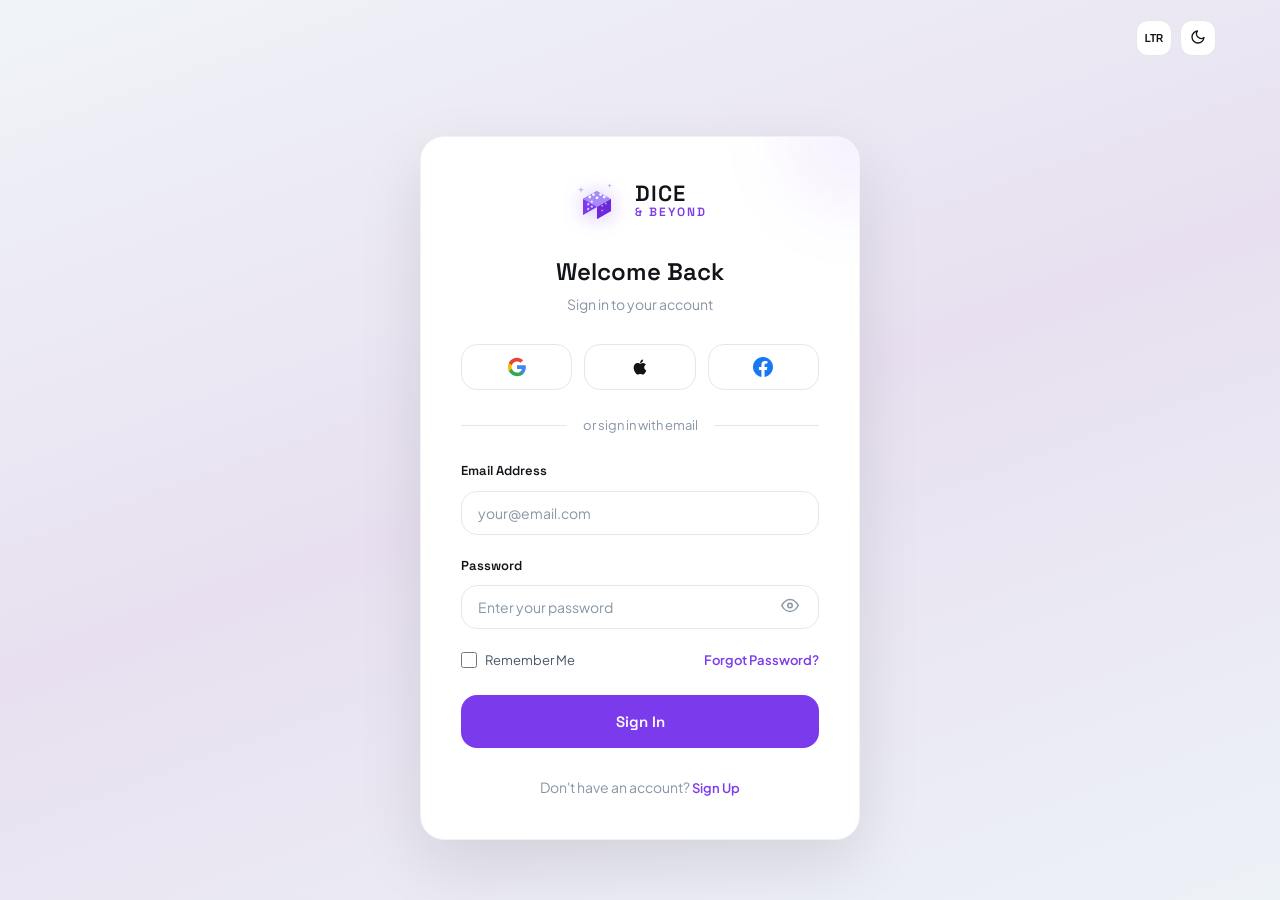
<file: login.html>
<!DOCTYPE html>
<html lang="en" id="root-html">
<head>
    <meta charset="UTF-8">
    <meta name="viewport" content="width=device-width, initial-scale=1.0">
    <meta name="description" content="Sign in to your Dice & Beyond account to manage orders, join game clubs, and book event spots.">
    <title>Login | Dice & Beyond — Hobby & Board Games Store</title>
    <link rel="icon" type="image/svg+xml" href="favicon.svg">
    <link rel="stylesheet" href="style.css">
</head>
<body class="auth-page">

<!-- Top Bar -->
<div class="auth-topbar">
    <div style="display:flex;gap:0.5rem;">
        <button onclick="toggleDir()" class="auth-toggle-btn" title="Toggle Direction">
            <span class="dir-label" style="font-size:0.625rem;font-weight:600;">LTR</span>
        </button>
        <button onclick="toggleTheme()" class="auth-toggle-btn" title="Toggle Theme" aria-label="Toggle dark mode">
            <span class="theme-icon-wrap"><svg xmlns="http://www.w3.org/2000/svg" width="16" height="16" viewBox="0 0 24 24" fill="none" stroke="currentColor" stroke-width="2" stroke-linecap="round" stroke-linejoin="round"><path d="M21 12.79A9 9 0 1 1 11.21 3 7 7 0 0 0 21 12.79z"/></svg></span>
        </button>
    </div>
</div>

<!-- Card -->
<main style="flex:1;display:flex;align-items:center;justify-content:center;padding:1rem;">
    <div class="auth-card">
        <!-- Decorative orb -->
        <div style="position:absolute;top:-60px;right:-60px;width:140px;height:140px;background:rgba(124,58,237,0.06);border-radius:50%;filter:blur(30px);pointer-events:none;"></div>

        <!-- Logo -->
        <a href="index.html" class="auth-logo" aria-label="Dice & Beyond Home">
            <img src="logo.svg" alt="Dice & Beyond Logo" width="48" height="48" />
            <div class="auth-logo-text">
                <span class="brand-top">DICE</span>
                <span class="brand-bottom">& Beyond</span>
            </div>
        </a>

        <!-- Header -->
        <div style="text-align:center;margin-bottom:1.75rem;">
            <h1 style="font-size:1.5rem;margin-bottom:0.375rem;">Welcome Back</h1>
            <p style="font-size:0.875rem;color:var(--text-muted);">Sign in to your account</p>
        </div>

        <!-- Social Login -->
        <div class="social-login-grid">
            <button class="social-btn" title="Sign in with Google">
                <svg width="20" height="20" viewBox="0 0 24 24"><path d="M22.56 12.25c0-.78-.07-1.53-.2-2.25H12v4.26h5.92a5.06 5.06 0 01-2.2 3.32v2.77h3.57c2.08-1.92 3.28-4.74 3.28-8.1z" fill="#4285F4"/><path d="M12 23c2.97 0 5.46-.98 7.28-2.66l-3.57-2.77c-.98.66-2.23 1.06-3.71 1.06-2.86 0-5.29-1.93-6.16-4.53H2.18v2.84C3.99 20.53 7.7 23 12 23z" fill="#34A853"/><path d="M5.84 14.09c-.22-.66-.35-1.36-.35-2.09s.13-1.43.35-2.09V7.07H2.18C1.43 8.55 1 10.22 1 12s.43 3.45 1.18 4.93l2.85-2.22.81-.62z" fill="#FBBC05"/><path d="M12 5.38c1.62 0 3.06.56 4.21 1.64l3.15-3.15C17.45 2.09 14.97 1 12 1 7.7 1 3.99 3.47 2.18 7.07l3.66 2.84c.87-2.6 3.3-4.53 6.16-4.53z" fill="#EA4335"/></svg>
            </button>
            <button class="social-btn" title="Sign in with Apple">
                <svg width="20" height="20" viewBox="0 0 24 24" fill="currentColor"><path d="M17.05 20.28c-.98.95-2.05.88-3.08.4-1.09-.5-2.08-.48-3.24 0-1.44.62-2.2.44-3.06-.4C2.79 15.25 3.51 7.59 9.05 7.31c1.35.07 2.29.74 3.08.8 1.18-.24 2.31-.93 3.57-.84 1.51.12 2.65.72 3.4 1.8-3.12 1.87-2.38 5.98.48 7.13-.57 1.5-1.31 2.99-2.54 4.09zM12.03 7.25c-.15-2.23 1.66-4.07 3.74-4.25.29 2.58-2.34 4.5-3.74 4.25z"/></svg>
            </button>
            <button class="social-btn" title="Sign in with Facebook">
                <svg width="20" height="20" viewBox="0 0 24 24" fill="#1877F2"><path d="M24 12.073c0-6.627-5.373-12-12-12s-12 5.373-12 12c0 5.99 4.388 10.954 10.125 11.854v-8.385H7.078v-3.47h3.047V9.43c0-3.007 1.792-4.669 4.533-4.669 1.312 0 2.686.235 2.686.235v2.953H15.83c-1.491 0-1.956.925-1.956 1.874v2.25h3.328l-.532 3.47h-2.796v8.385C19.612 23.027 24 18.062 24 12.073z"/></svg>
            </button>
        </div>

        <!-- Divider -->
        <div class="divider">or sign in with email</div>

        <!-- Form -->
        <form onsubmit="event.preventDefault(); alert('Login successful!'); window.location.href='index.html';" id="login-form">
            <div class="form-group">
                <label class="form-label" for="login-email">Email Address</label>
                <input type="email" id="login-email" class="form-input" placeholder="your@email.com" required>
            </div>
            <div class="form-group">
                <label class="form-label" for="login-password">Password</label>
                <div class="password-wrapper">
                    <input type="password" id="login-password" class="form-input" placeholder="Enter your password" required>
                    <button type="button" class="password-toggle" onclick="togglePasswordVisibility('login-password', this)">
                        <span class="pw-icon"><svg xmlns="http://www.w3.org/2000/svg" width="18" height="18" viewBox="0 0 24 24" fill="none" stroke="currentColor" stroke-width="2" stroke-linecap="round" stroke-linejoin="round"><path d="M1 12s4-8 11-8 11 8 11 8-4 8-11 8-11-8-11-8z"/><circle cx="12" cy="12" r="3"/></svg></span>
                    </button>
                </div>
            </div>
            <div style="display:flex;align-items:center;justify-content:space-between;margin-bottom:1.5rem;flex-wrap:wrap;gap:0.5rem;">
                <div class="checkbox-wrapper">
                    <input type="checkbox" id="remember-me">
                    <label for="remember-me">Remember Me</label>
                </div>
                <a href="#" class="link-primary">Forgot Password?</a>
            </div>
            <button type="submit" class="btn btn-primary w-full btn-lg">Sign In</button>
        </form>

        <!-- Footer link -->
        <p style="text-align:center;margin-top:1.75rem;font-size:0.875rem;color:var(--text-muted);">
            Don't have an account? <a href="signup.html" class="link-primary">Sign Up</a>
        </p>
    </div>
</main>

<script src="components.js"></script>
<script>
    document.addEventListener('DOMContentLoaded', function() {
        initAuthPage();
    });
</script>
</body>
</html>
</file>
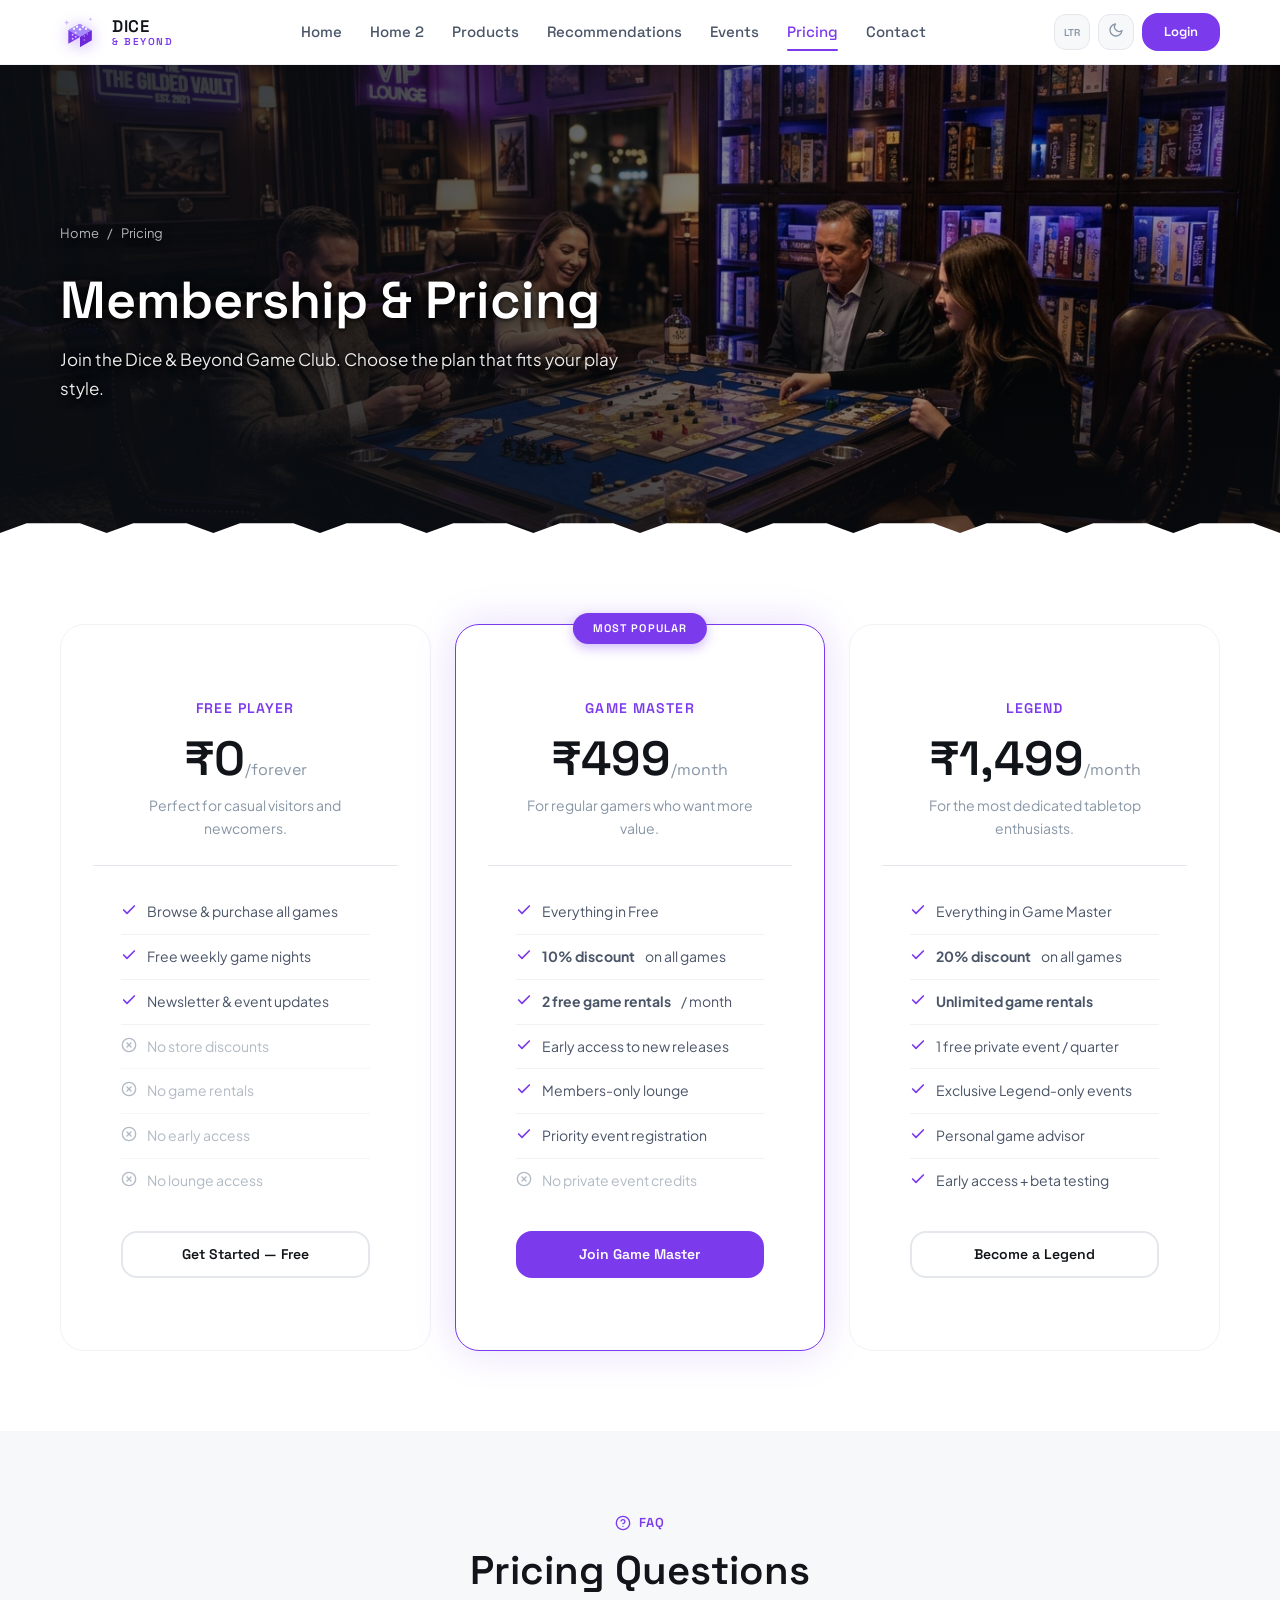
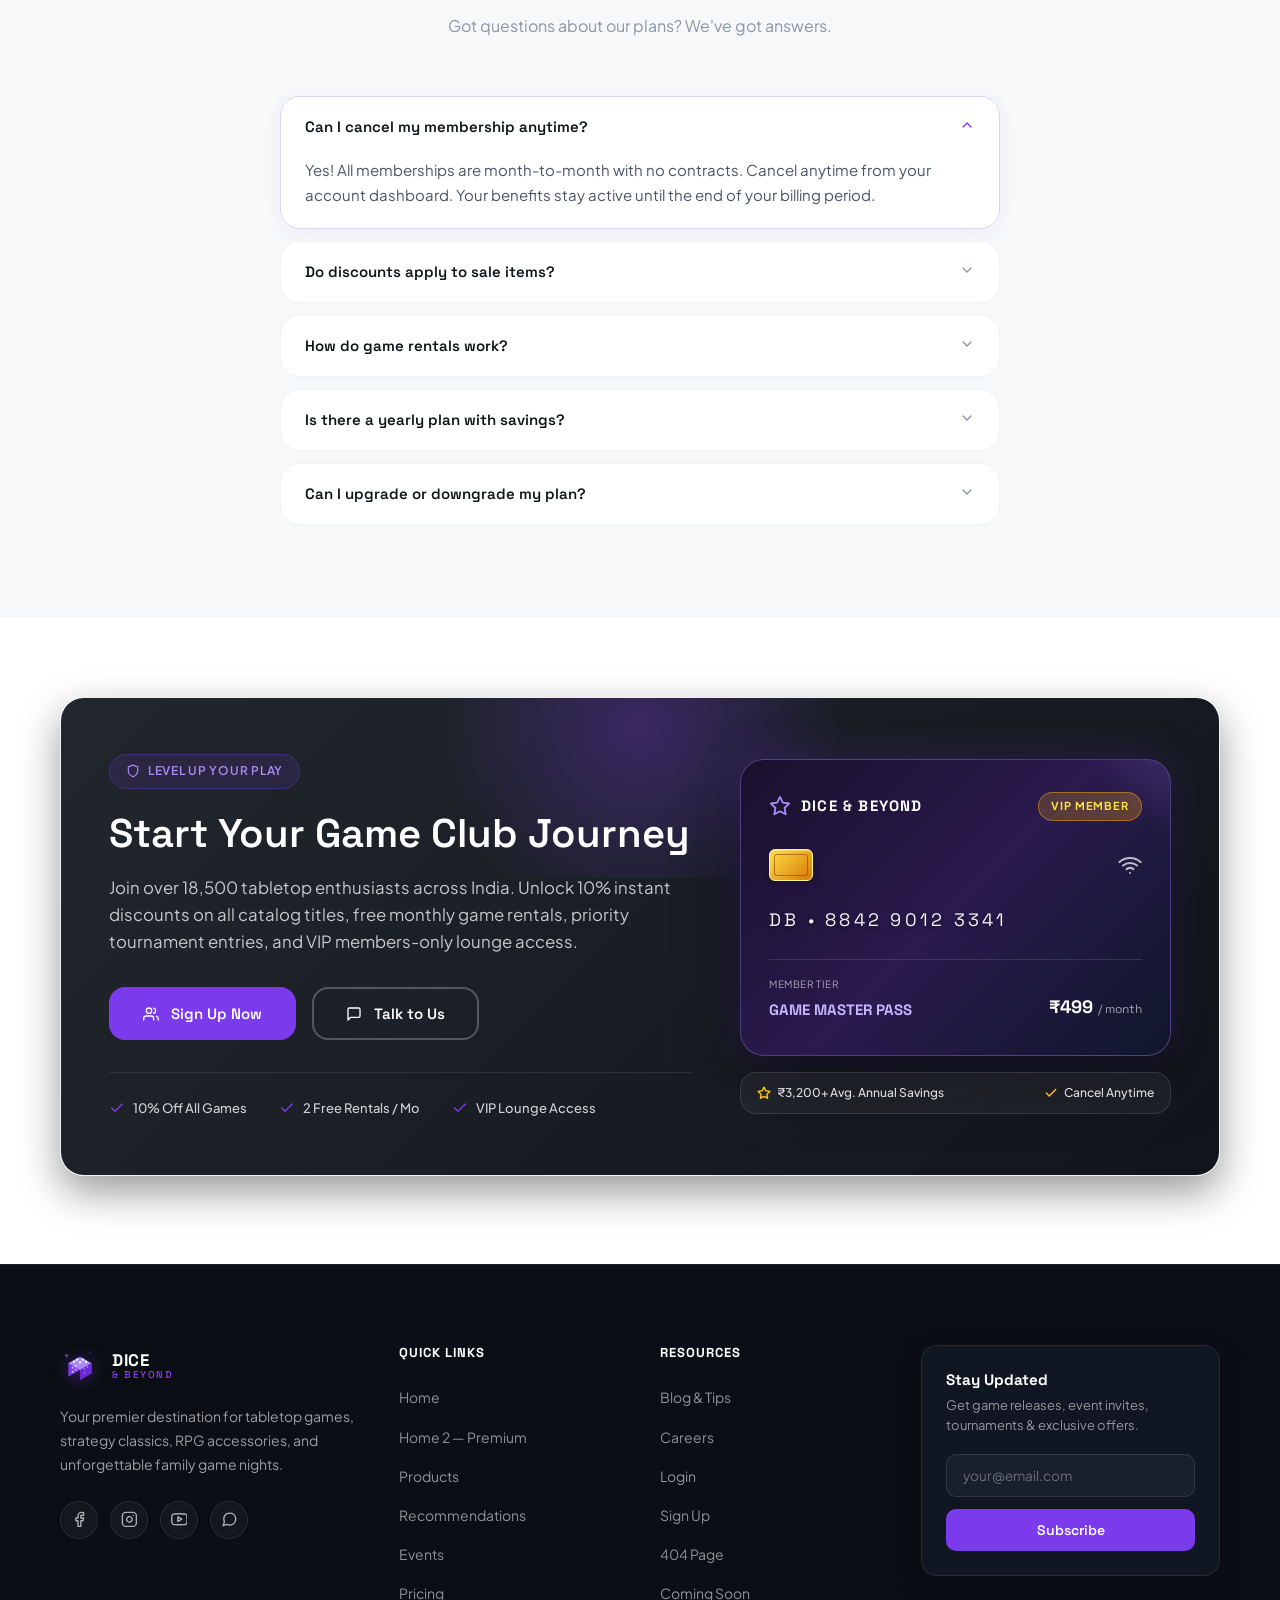
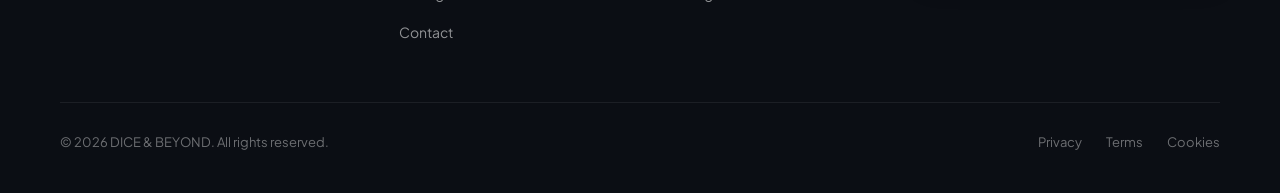
<file: pricing.html>
<!DOCTYPE html>
<html lang="en" id="root-html">
<head>
    <meta charset="UTF-8">
    <meta name="viewport" content="width=device-width, initial-scale=1.0">
    <meta name="description" content="Dice & Beyond membership plans and pricing. Get discounts, free game rentals, early access, and exclusive event invitations.">
    <title>Pricing & Membership | Dice & Beyond — Hobby & Board Games Store</title>
    <link rel="icon" type="image/svg+xml" href="favicon.svg">
    <link rel="stylesheet" href="style.css">
</head>
<body>
<div id="main-nav"></div>

<!-- ====== PAGE HEADER ====== -->
<section class="page-header">
    <div class="page-header-bg">
        <img src="assets/images/pricing_header_bg.jpg" alt="VIP Board Game Club Membership and Private Lounge" />
    </div>
    <div class="page-header-overlay"></div>
    <div class="container">
        <div class="breadcrumb"><a href="index.html">Home</a><span>/</span><span>Pricing</span></div>
        <h1>Membership & Pricing</h1>
        <p>Join the Dice & Beyond Game Club. Choose the plan that fits your play style.</p>
    </div>
</section>

<!-- ====== PRICING CARDS ====== -->
<section class="section">
    <div class="container">
        <div class="pricing-grid animate-on-scroll">

            <!-- Free Tier -->
            <div class="pricing-card">
                <div class="pricing-card-header">
                    <div class="pricing-tier-name">Free Player</div>
                    <div class="pricing-value">₹0<span class="pricing-period">/forever</span></div>
                    <p style="font-size:0.875rem;color:var(--text-muted);">Perfect for casual visitors and newcomers.</p>
                </div>
                <div class="pricing-card-body">
                    <ul class="pricing-features">
                        <li class="included"><svg xmlns="http://www.w3.org/2000/svg" width="16" height="16" viewBox="0 0 24 24" fill="none" stroke="currentColor" stroke-width="2.5" stroke-linecap="round" stroke-linejoin="round"><polyline points="20 6 9 17 4 12"/></svg> Browse & purchase all games</li>
                        <li class="included"><svg xmlns="http://www.w3.org/2000/svg" width="16" height="16" viewBox="0 0 24 24" fill="none" stroke="currentColor" stroke-width="2.5" stroke-linecap="round" stroke-linejoin="round"><polyline points="20 6 9 17 4 12"/></svg> Free weekly game nights</li>
                        <li class="included"><svg xmlns="http://www.w3.org/2000/svg" width="16" height="16" viewBox="0 0 24 24" fill="none" stroke="currentColor" stroke-width="2.5" stroke-linecap="round" stroke-linejoin="round"><polyline points="20 6 9 17 4 12"/></svg> Newsletter & event updates</li>
                        <li class="excluded"><svg xmlns="http://www.w3.org/2000/svg" width="16" height="16" viewBox="0 0 24 24" fill="none" stroke="currentColor" stroke-width="2" stroke-linecap="round" stroke-linejoin="round"><circle cx="12" cy="12" r="10"/><line x1="15" y1="9" x2="9" y2="15"/><line x1="9" y1="9" x2="15" y2="15"/></svg> No store discounts</li>
                        <li class="excluded"><svg xmlns="http://www.w3.org/2000/svg" width="16" height="16" viewBox="0 0 24 24" fill="none" stroke="currentColor" stroke-width="2" stroke-linecap="round" stroke-linejoin="round"><circle cx="12" cy="12" r="10"/><line x1="15" y1="9" x2="9" y2="15"/><line x1="9" y1="9" x2="15" y2="15"/></svg> No game rentals</li>
                        <li class="excluded"><svg xmlns="http://www.w3.org/2000/svg" width="16" height="16" viewBox="0 0 24 24" fill="none" stroke="currentColor" stroke-width="2" stroke-linecap="round" stroke-linejoin="round"><circle cx="12" cy="12" r="10"/><line x1="15" y1="9" x2="9" y2="15"/><line x1="9" y1="9" x2="15" y2="15"/></svg> No early access</li>
                        <li class="excluded"><svg xmlns="http://www.w3.org/2000/svg" width="16" height="16" viewBox="0 0 24 24" fill="none" stroke="currentColor" stroke-width="2" stroke-linecap="round" stroke-linejoin="round"><circle cx="12" cy="12" r="10"/><line x1="15" y1="9" x2="9" y2="15"/><line x1="9" y1="9" x2="15" y2="15"/></svg> No lounge access</li>
                    </ul>
                    <a href="signup.html" class="btn btn-secondary w-full">Get Started — Free</a>
                </div>
            </div>

            <!-- Game Master (Popular) -->
            <div class="pricing-card popular">
                <div class="pricing-popular-badge">Most Popular</div>
                <div class="pricing-card-header">
                    <div class="pricing-tier-name">Game Master</div>
                    <div class="pricing-value">₹499<span class="pricing-period">/month</span></div>
                    <p style="font-size:0.875rem;color:var(--text-muted);">For regular gamers who want more value.</p>
                </div>
                <div class="pricing-card-body">
                    <ul class="pricing-features">
                        <li class="included"><svg xmlns="http://www.w3.org/2000/svg" width="16" height="16" viewBox="0 0 24 24" fill="none" stroke="currentColor" stroke-width="2.5" stroke-linecap="round" stroke-linejoin="round"><polyline points="20 6 9 17 4 12"/></svg> Everything in Free</li>
                        <li class="included"><svg xmlns="http://www.w3.org/2000/svg" width="16" height="16" viewBox="0 0 24 24" fill="none" stroke="currentColor" stroke-width="2.5" stroke-linecap="round" stroke-linejoin="round"><polyline points="20 6 9 17 4 12"/></svg> <strong>10% discount</strong> on all games</li>
                        <li class="included"><svg xmlns="http://www.w3.org/2000/svg" width="16" height="16" viewBox="0 0 24 24" fill="none" stroke="currentColor" stroke-width="2.5" stroke-linecap="round" stroke-linejoin="round"><polyline points="20 6 9 17 4 12"/></svg> <strong>2 free game rentals</strong> / month</li>
                        <li class="included"><svg xmlns="http://www.w3.org/2000/svg" width="16" height="16" viewBox="0 0 24 24" fill="none" stroke="currentColor" stroke-width="2.5" stroke-linecap="round" stroke-linejoin="round"><polyline points="20 6 9 17 4 12"/></svg> Early access to new releases</li>
                        <li class="included"><svg xmlns="http://www.w3.org/2000/svg" width="16" height="16" viewBox="0 0 24 24" fill="none" stroke="currentColor" stroke-width="2.5" stroke-linecap="round" stroke-linejoin="round"><polyline points="20 6 9 17 4 12"/></svg> Members-only lounge</li>
                        <li class="included"><svg xmlns="http://www.w3.org/2000/svg" width="16" height="16" viewBox="0 0 24 24" fill="none" stroke="currentColor" stroke-width="2.5" stroke-linecap="round" stroke-linejoin="round"><polyline points="20 6 9 17 4 12"/></svg> Priority event registration</li>
                        <li class="excluded"><svg xmlns="http://www.w3.org/2000/svg" width="16" height="16" viewBox="0 0 24 24" fill="none" stroke="currentColor" stroke-width="2" stroke-linecap="round" stroke-linejoin="round"><circle cx="12" cy="12" r="10"/><line x1="15" y1="9" x2="9" y2="15"/><line x1="9" y1="9" x2="15" y2="15"/></svg> No private event credits</li>
                    </ul>
                    <a href="signup.html" class="btn btn-primary w-full">Join Game Master</a>
                </div>
            </div>

            <!-- Legend Tier -->
            <div class="pricing-card">
                <div class="pricing-card-header">
                    <div class="pricing-tier-name">Legend</div>
                    <div class="pricing-value">₹1,499<span class="pricing-period">/month</span></div>
                    <p style="font-size:0.875rem;color:var(--text-muted);">For the most dedicated tabletop enthusiasts.</p>
                </div>
                <div class="pricing-card-body">
                    <ul class="pricing-features">
                        <li class="included"><svg xmlns="http://www.w3.org/2000/svg" width="16" height="16" viewBox="0 0 24 24" fill="none" stroke="currentColor" stroke-width="2.5" stroke-linecap="round" stroke-linejoin="round"><polyline points="20 6 9 17 4 12"/></svg> Everything in Game Master</li>
                        <li class="included"><svg xmlns="http://www.w3.org/2000/svg" width="16" height="16" viewBox="0 0 24 24" fill="none" stroke="currentColor" stroke-width="2.5" stroke-linecap="round" stroke-linejoin="round"><polyline points="20 6 9 17 4 12"/></svg> <strong>20% discount</strong> on all games</li>
                        <li class="included"><svg xmlns="http://www.w3.org/2000/svg" width="16" height="16" viewBox="0 0 24 24" fill="none" stroke="currentColor" stroke-width="2.5" stroke-linecap="round" stroke-linejoin="round"><polyline points="20 6 9 17 4 12"/></svg> <strong>Unlimited game rentals</strong></li>
                        <li class="included"><svg xmlns="http://www.w3.org/2000/svg" width="16" height="16" viewBox="0 0 24 24" fill="none" stroke="currentColor" stroke-width="2.5" stroke-linecap="round" stroke-linejoin="round"><polyline points="20 6 9 17 4 12"/></svg> 1 free private event / quarter</li>
                        <li class="included"><svg xmlns="http://www.w3.org/2000/svg" width="16" height="16" viewBox="0 0 24 24" fill="none" stroke="currentColor" stroke-width="2.5" stroke-linecap="round" stroke-linejoin="round"><polyline points="20 6 9 17 4 12"/></svg> Exclusive Legend-only events</li>
                        <li class="included"><svg xmlns="http://www.w3.org/2000/svg" width="16" height="16" viewBox="0 0 24 24" fill="none" stroke="currentColor" stroke-width="2.5" stroke-linecap="round" stroke-linejoin="round"><polyline points="20 6 9 17 4 12"/></svg> Personal game advisor</li>
                        <li class="included"><svg xmlns="http://www.w3.org/2000/svg" width="16" height="16" viewBox="0 0 24 24" fill="none" stroke="currentColor" stroke-width="2.5" stroke-linecap="round" stroke-linejoin="round"><polyline points="20 6 9 17 4 12"/></svg> Early access + beta testing</li>
                    </ul>
                    <a href="signup.html" class="btn btn-secondary w-full">Become a Legend</a>
                </div>
            </div>
        </div>
    </div>
</section>

<!-- ====== FAQ ====== -->
<section class="section bg-surface">
    <div class="container">
        <div class="section-header animate-on-scroll">
            <div class="section-label"><svg xmlns="http://www.w3.org/2000/svg" width="16" height="16" viewBox="0 0 24 24" fill="none" stroke="currentColor" stroke-width="2" stroke-linecap="round" stroke-linejoin="round"><circle cx="12" cy="12" r="10"/><path d="M9.09 9a3 3 0 0 1 5.83 1c0 2-3 3-3 3"/><line x1="12" y1="17" x2="12.01" y2="17"/></svg> FAQ</div>
            <h2>Pricing Questions</h2>
            <p>Got questions about our plans? We've got answers.</p>
        </div>
        <div class="faq-list animate-on-scroll" style="max-width:720px;margin:0 auto;">
            <div class="faq-item active">
                <button class="faq-question" onclick="toggleFAQ(this)">Can I cancel my membership anytime?<span class="faq-chevron"><svg xmlns="http://www.w3.org/2000/svg" width="18" height="18" viewBox="0 0 24 24" fill="none" stroke="currentColor" stroke-width="2" stroke-linecap="round" stroke-linejoin="round"><polyline points="6 9 12 15 18 9"/></svg></span></button>
                <div class="faq-answer"><p>Yes! All memberships are month-to-month with no contracts. Cancel anytime from your account dashboard. Your benefits stay active until the end of your billing period.</p></div>
            </div>
            <div class="faq-item">
                <button class="faq-question" onclick="toggleFAQ(this)">Do discounts apply to sale items?<span class="faq-chevron"><svg xmlns="http://www.w3.org/2000/svg" width="18" height="18" viewBox="0 0 24 24" fill="none" stroke="currentColor" stroke-width="2" stroke-linecap="round" stroke-linejoin="round"><polyline points="6 9 12 15 18 9"/></svg></span></button>
                <div class="faq-answer"><p>Member discounts apply to regular-priced items. Sale items are already discounted and may have different stacking rules. Check with our staff for the best deal!</p></div>
            </div>
            <div class="faq-item">
                <button class="faq-question" onclick="toggleFAQ(this)">How do game rentals work?<span class="faq-chevron"><svg xmlns="http://www.w3.org/2000/svg" width="18" height="18" viewBox="0 0 24 24" fill="none" stroke="currentColor" stroke-width="2" stroke-linecap="round" stroke-linejoin="round"><polyline points="6 9 12 15 18 9"/></svg></span></button>
                <div class="faq-answer"><p>Game Master members can borrow up to 2 games per month for 7 days each. Legend members get unlimited rentals. Simply pick a game from our rental shelf and check it out at the counter.</p></div>
            </div>
            <div class="faq-item">
                <button class="faq-question" onclick="toggleFAQ(this)">Is there a yearly plan with savings?<span class="faq-chevron"><svg xmlns="http://www.w3.org/2000/svg" width="18" height="18" viewBox="0 0 24 24" fill="none" stroke="currentColor" stroke-width="2" stroke-linecap="round" stroke-linejoin="round"><polyline points="6 9 12 15 18 9"/></svg></span></button>
                <div class="faq-answer"><p>Yes! Pay annually and save 20%. Game Master yearly is ₹4,790/year (save ₹1,198) and Legend yearly is ₹14,390/year (save ₹3,598). Contact us to switch.</p></div>
            </div>
            <div class="faq-item">
                <button class="faq-question" onclick="toggleFAQ(this)">Can I upgrade or downgrade my plan?<span class="faq-chevron"><svg xmlns="http://www.w3.org/2000/svg" width="18" height="18" viewBox="0 0 24 24" fill="none" stroke="currentColor" stroke-width="2" stroke-linecap="round" stroke-linejoin="round"><polyline points="6 9 12 15 18 9"/></svg></span></button>
                <div class="faq-answer"><p>Absolutely. You can upgrade anytime and the difference will be prorated. Downgrades take effect at the start of your next billing cycle.</p></div>
            </div>
        </div>
    </div>
</section>

<!-- ====== CTA ====== -->
<section class="cta-normal-section">
    <div class="container">
        <div class="cta-normal-card cta-with-image animate-on-scroll">
            <div class="cta-with-image-grid">
                <!-- Left: Content & Actions -->
                <div>
                    <div class="cta-normal-badge">
                        <svg xmlns="http://www.w3.org/2000/svg" width="14" height="14" viewBox="0 0 24 24" fill="none" stroke="currentColor" stroke-width="2" stroke-linecap="round" stroke-linejoin="round"><path d="M12 22s8-4 8-10V5l-8-3-8 3v7c0 6 8 10 8 10z"/></svg> Level Up Your Play
                    </div>
                    <h2 class="cta-normal-title">Start Your Game Club Journey</h2>
                    <p class="cta-normal-desc">Join over 18,500 tabletop enthusiasts across India. Unlock 10% instant discounts on all catalog titles, free monthly game rentals, priority tournament entries, and VIP members-only lounge access.</p>
                    <div class="cta-normal-actions">
                        <a href="signup.html" class="btn btn-primary btn-lg">
                            <svg xmlns="http://www.w3.org/2000/svg" width="18" height="18" viewBox="0 0 24 24" fill="none" stroke="currentColor" stroke-width="2" stroke-linecap="round" stroke-linejoin="round" style="margin-right:0.25rem;"><path d="M16 21v-2a4 4 0 0 0-4-4H5a4 4 0 0 0-4 4v2"/><circle cx="9" cy="7" r="4"/><path d="M23 21v-2a4 4 0 0 0-3-3.87"/><path d="M16 3.13a4 4 0 0 1 0 7.75"/></svg>
                            Sign Up Now
                        </a>
                        <a href="contact.html" class="btn btn-secondary btn-lg" style="color:#fff;border-color:rgba(255,255,255,0.25);">
                            <svg xmlns="http://www.w3.org/2000/svg" width="18" height="18" viewBox="0 0 24 24" fill="none" stroke="currentColor" stroke-width="2" stroke-linecap="round" stroke-linejoin="round" style="margin-right:0.25rem;"><path d="M21 15a2 2 0 0 1-2 2H7l-4 4V5a2 2 0 0 1 2-2h14a2 2 0 0 1 2 2z"/></svg>
                            Talk to Us
                        </a>
                    </div>
                    <div class="cta-normal-features">
                        <span class="cta-normal-feature-item"><svg xmlns="http://www.w3.org/2000/svg" width="16" height="16" viewBox="0 0 24 24" fill="none" stroke="currentColor" stroke-width="2.5" stroke-linecap="round" stroke-linejoin="round"><polyline points="20 6 9 17 4 12"/></svg> 10% Off All Games</span>
                        <span class="cta-normal-feature-item"><svg xmlns="http://www.w3.org/2000/svg" width="16" height="16" viewBox="0 0 24 24" fill="none" stroke="currentColor" stroke-width="2.5" stroke-linecap="round" stroke-linejoin="round"><polyline points="20 6 9 17 4 12"/></svg> 2 Free Rentals / Mo</span>
                        <span class="cta-normal-feature-item"><svg xmlns="http://www.w3.org/2000/svg" width="16" height="16" viewBox="0 0 24 24" fill="none" stroke="currentColor" stroke-width="2.5" stroke-linecap="round" stroke-linejoin="round"><polyline points="20 6 9 17 4 12"/></svg> VIP Lounge Access</span>
                    </div>
                </div>

                <!-- Right: Bespoke Holographic VIP Membership Card Component -->
                <div class="vip-card-wrapper">
                    <div class="vip-card">
                        <div class="vip-card-header">
                            <div class="vip-card-brand">
                                <svg xmlns="http://www.w3.org/2000/svg" width="22" height="22" viewBox="0 0 24 24" fill="none" stroke="#A78BFA" stroke-width="2" stroke-linecap="round" stroke-linejoin="round"><polygon points="12 2 15.09 8.26 22 9.27 17 14.14 18.18 21.02 12 17.77 5.82 21.02 7 14.14 2 9.27 8.91 8.26 12 2"/></svg>
                                <span class="vip-card-brand-text">DICE & BEYOND</span>
                            </div>
                            <div class="vip-card-badge">VIP MEMBER</div>
                        </div>

                        <div class="vip-card-chip-row">
                            <div class="vip-card-chip"></div>
                            <svg xmlns="http://www.w3.org/2000/svg" width="24" height="24" viewBox="0 0 24 24" fill="none" stroke="rgba(255,255,255,0.7)" stroke-width="2" stroke-linecap="round" stroke-linejoin="round"><path d="M5 12.55a11 11 0 0 1 14.08 0"/><path d="M1.42 9a16 16 0 0 1 21.16 0"/><path d="M8.53 16.11a6 6 0 0 1 6.95 0"/><line x1="12" y1="20" x2="12.01" y2="20"/></svg>
                        </div>

                        <div class="vip-card-number">DB • 8842 9012 3341</div>

                        <div class="vip-card-footer">
                            <div>
                                <div class="vip-card-tier-label">Member Tier</div>
                                <div class="vip-card-tier-name">GAME MASTER PASS</div>
                            </div>
                            <div class="vip-card-price">
                                ₹499 <span>/ month</span>
                            </div>
                        </div>
                    </div>

                    <!-- Micro Perk Badges -->
                    <div class="vip-perk-strip">
                        <span class="vip-perk-pill"><svg xmlns="http://www.w3.org/2000/svg" width="14" height="14" viewBox="0 0 24 24" fill="none" stroke="currentColor" stroke-width="2.5" stroke-linecap="round" stroke-linejoin="round"><polygon points="12 2 15.09 8.26 22 9.27 17 14.14 18.18 21.02 12 17.77 5.82 21.02 7 14.14 2 9.27 8.91 8.26 12 2"/></svg> ₹3,200+ Avg. Annual Savings</span>
                        <span class="vip-perk-pill"><svg xmlns="http://www.w3.org/2000/svg" width="14" height="14" viewBox="0 0 24 24" fill="none" stroke="currentColor" stroke-width="2.5" stroke-linecap="round" stroke-linejoin="round"><polyline points="20 6 9 17 4 12"/></svg> Cancel Anytime</span>
                    </div>
                </div>
            </div>
        </div>
    </div>
</section>

<div id="main-footer"></div>
<script src="components.js"></script>
</body>
</html>
</file>
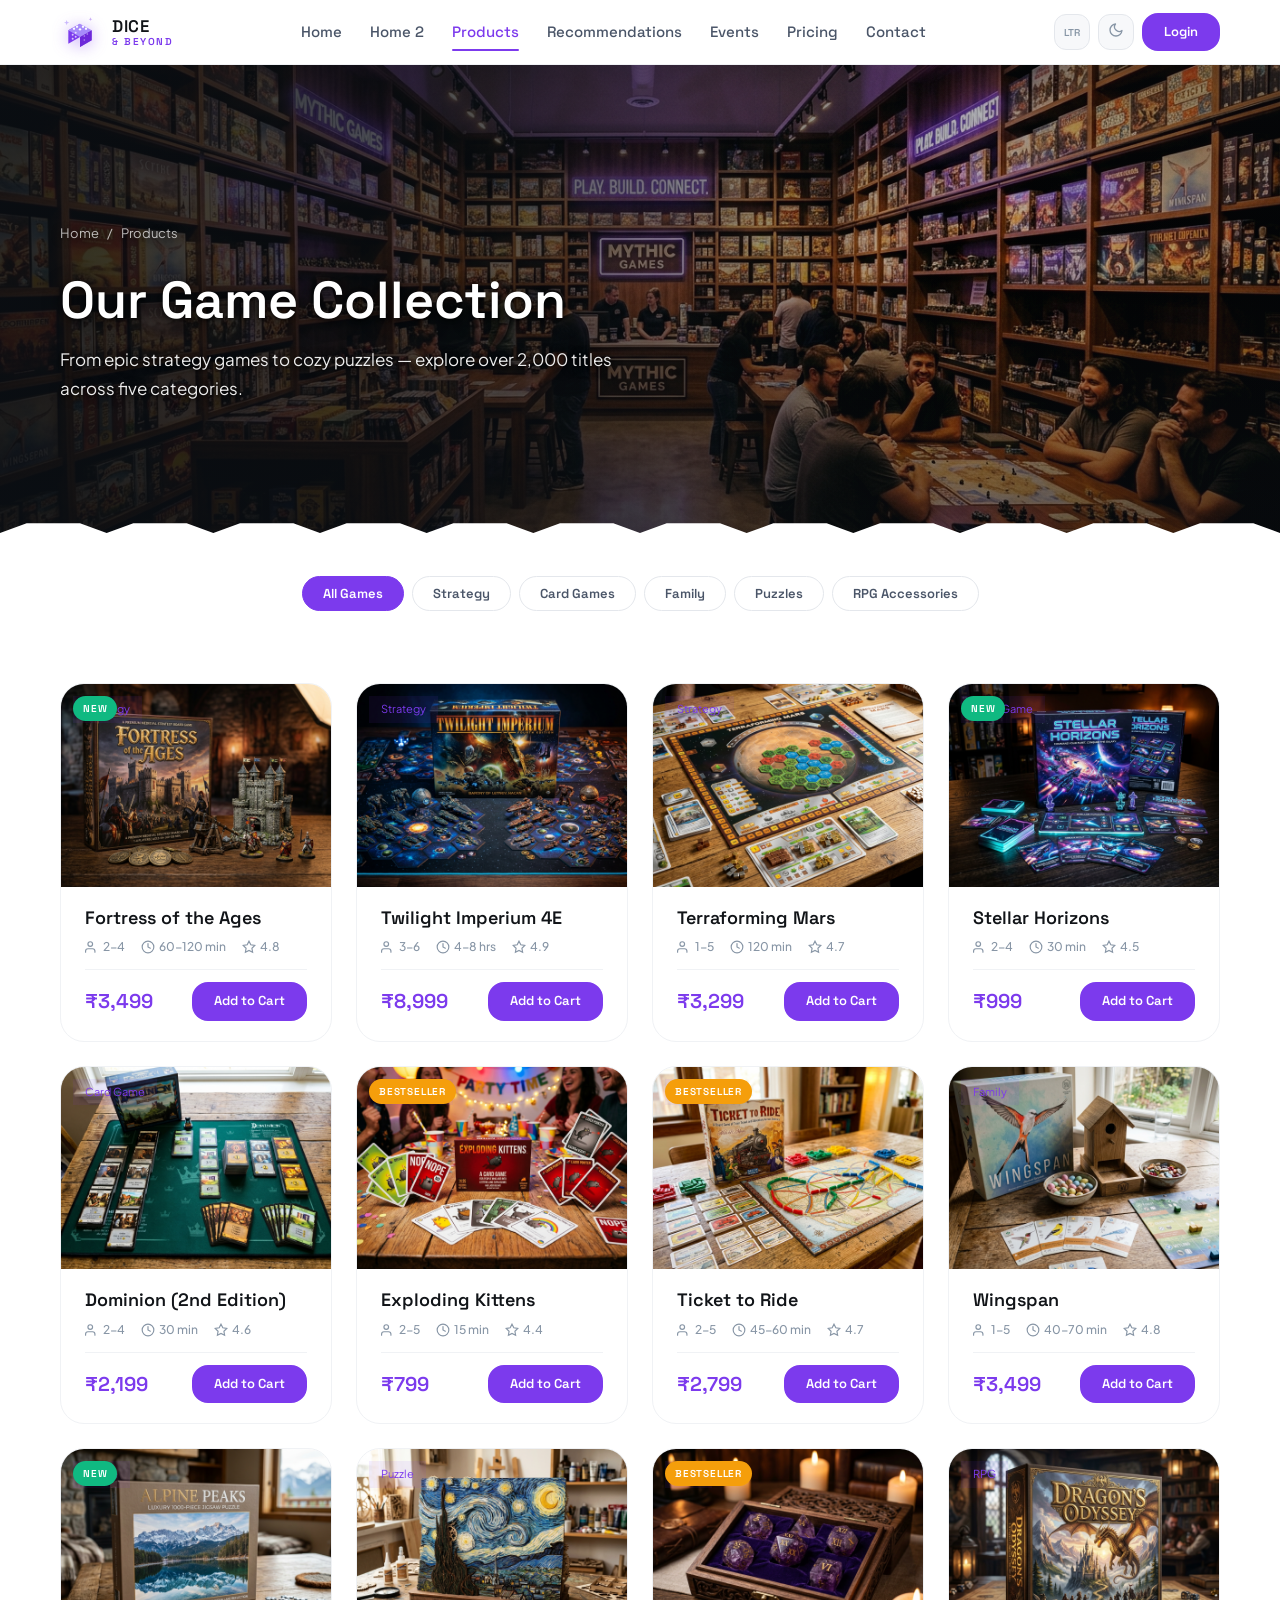
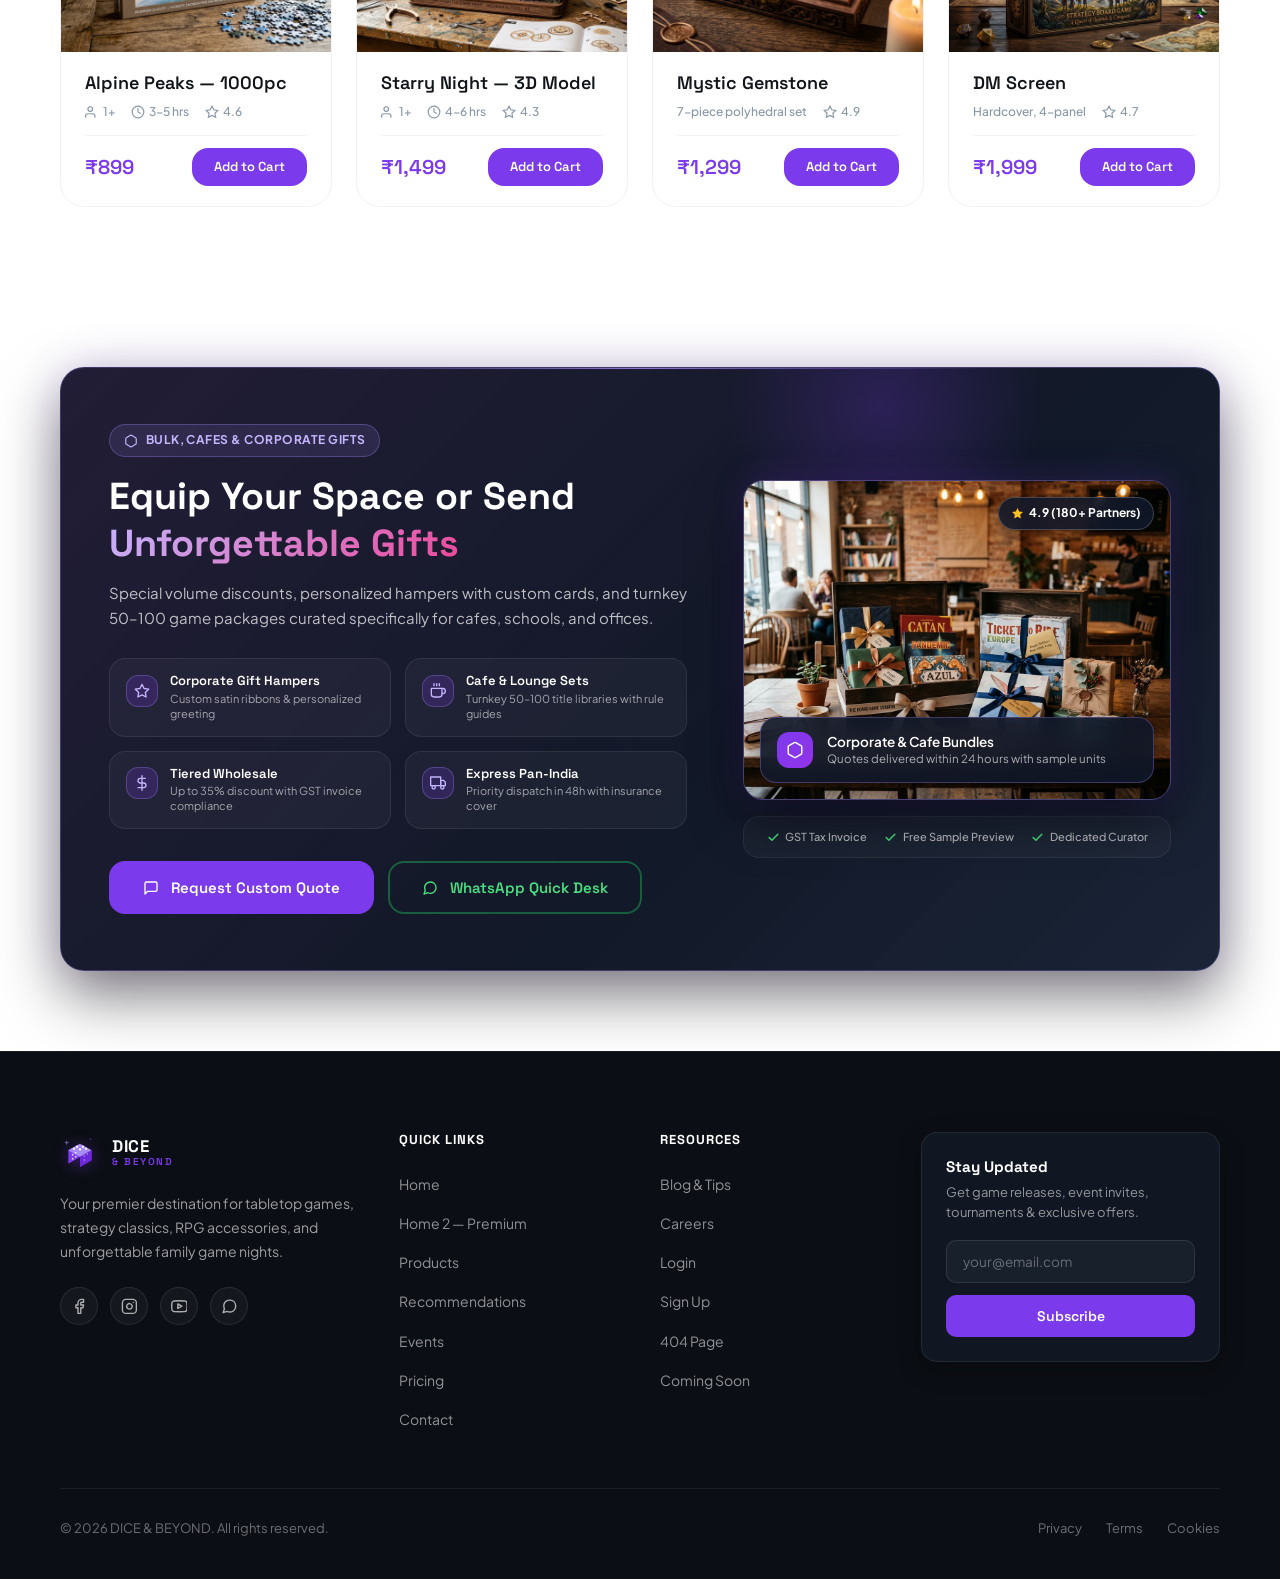
<file: products.html>
<!DOCTYPE html>
<html lang="en" id="root-html">
<head>
    <meta charset="UTF-8">
    <meta name="viewport" content="width=device-width, initial-scale=1.0">
    <meta name="description" content="Browse our full collection of board games, card games, puzzles, and RPG accessories. Filter by category and find your next favorite game.">
    <title>Products | Dice & Beyond — Hobby & Board Games Store</title>
    <link rel="icon" type="image/svg+xml" href="favicon.svg">
    <link rel="stylesheet" href="style.css">
</head>
<body>
<div id="main-nav"></div>

<!-- ====== PAGE HEADER ====== -->
<section class="page-header">
    <div class="page-header-bg">
        <img src="assets/images/products_header_bg.jpg" alt="Board Game Store Collection Shelves" />
    </div>
    <div class="page-header-overlay"></div>
    <div class="container">
        <div class="breadcrumb"><a href="index.html">Home</a><span>/</span><span>Products</span></div>
        <h1>Our Game Collection</h1>
        <p>From epic strategy games to cozy puzzles — explore over 2,000 titles across five categories.</p>
    </div>
</section>

<!-- ====== FILTER TABS ====== -->
<section style="padding:2rem 0 0;">
    <div class="container">
        <div class="filter-tabs animate-on-scroll">
            <button class="filter-tab active" onclick="filterProducts('all', this)">All Games</button>
            <button class="filter-tab" onclick="filterProducts('strategy', this)">Strategy</button>
            <button class="filter-tab" onclick="filterProducts('card', this)">Card Games</button>
            <button class="filter-tab" onclick="filterProducts('family', this)">Family</button>
            <button class="filter-tab" onclick="filterProducts('puzzle', this)">Puzzles</button>
            <button class="filter-tab" onclick="filterProducts('rpg', this)">RPG Accessories</button>
        </div>
    </div>
</section>

<!-- ====== PRODUCT GRID ====== -->
<section class="section" style="padding-top:2rem;">
    <div class="container">
        <div class="grid grid-4 animate-on-scroll">

            <!-- Strategy Games -->
            <div class="product-card" data-category="strategy">
                <div class="product-card-image">
                    <img src="assets/images/product_fortress_ages.jpg" alt="Fortress of the Ages Board Game" />
                    <span class="badge-category">Strategy</span>
                    <span class="badge-new">New</span>
                </div>
                <div class="product-card-body">
                    <h4>Fortress of the Ages</h4>
                    <div class="product-meta">
                        <span><svg xmlns="http://www.w3.org/2000/svg" width="14" height="14" viewBox="0 0 24 24" fill="none" stroke="currentColor" stroke-width="2" stroke-linecap="round" stroke-linejoin="round"><path d="M17 21v-2a4 4 0 0 0-4-4H5a4 4 0 0 0-4 4v2"/><circle cx="9" cy="7" r="4"/></svg> 2-4</span>
                        <span><svg xmlns="http://www.w3.org/2000/svg" width="14" height="14" viewBox="0 0 24 24" fill="none" stroke="currentColor" stroke-width="2" stroke-linecap="round" stroke-linejoin="round"><circle cx="12" cy="12" r="10"/><polyline points="12 6 12 12 16 14"/></svg> 60-120 min</span>
                        <span><svg xmlns="http://www.w3.org/2000/svg" width="14" height="14" viewBox="0 0 24 24" fill="#F59E0B" stroke="none"><polygon points="12 2 15.09 8.26 22 9.27 17 14.14 18.18 21.02 12 17.77 5.82 21.02 7 14.14 2 9.27 8.91 8.26 12 2"/></svg> 4.8</span>
                    </div>
                    <div class="product-price">₹3,499 <a href="#" class="btn btn-primary btn-sm">Add to Cart</a></div>
                </div>
            </div>

            <div class="product-card" data-category="strategy">
                <div class="product-card-image">
                    <img src="assets/images/product_twilight_imperium.jpg" alt="Twilight Imperium 4E" />
                    <span class="badge-category">Strategy</span>
                </div>
                <div class="product-card-body">
                    <h4>Twilight Imperium 4E</h4>
                    <div class="product-meta">
                        <span><svg xmlns="http://www.w3.org/2000/svg" width="14" height="14" viewBox="0 0 24 24" fill="none" stroke="currentColor" stroke-width="2" stroke-linecap="round" stroke-linejoin="round"><path d="M17 21v-2a4 4 0 0 0-4-4H5a4 4 0 0 0-4 4v2"/><circle cx="9" cy="7" r="4"/></svg> 3-6</span>
                        <span><svg xmlns="http://www.w3.org/2000/svg" width="14" height="14" viewBox="0 0 24 24" fill="none" stroke="currentColor" stroke-width="2" stroke-linecap="round" stroke-linejoin="round"><circle cx="12" cy="12" r="10"/><polyline points="12 6 12 12 16 14"/></svg> 4-8 hrs</span>
                        <span><svg xmlns="http://www.w3.org/2000/svg" width="14" height="14" viewBox="0 0 24 24" fill="#F59E0B" stroke="none"><polygon points="12 2 15.09 8.26 22 9.27 17 14.14 18.18 21.02 12 17.77 5.82 21.02 7 14.14 2 9.27 8.91 8.26 12 2"/></svg> 4.9</span>
                    </div>
                    <div class="product-price">₹8,999 <a href="#" class="btn btn-primary btn-sm">Add to Cart</a></div>
                </div>
            </div>

            <div class="product-card" data-category="strategy">
                <div class="product-card-image">
                    <img src="assets/images/product_terraforming_mars.jpg" alt="Terraforming Mars" />
                    <span class="badge-category">Strategy</span>
                </div>
                <div class="product-card-body">
                    <h4>Terraforming Mars</h4>
                    <div class="product-meta">
                        <span><svg xmlns="http://www.w3.org/2000/svg" width="14" height="14" viewBox="0 0 24 24" fill="none" stroke="currentColor" stroke-width="2" stroke-linecap="round" stroke-linejoin="round"><path d="M17 21v-2a4 4 0 0 0-4-4H5a4 4 0 0 0-4 4v2"/><circle cx="9" cy="7" r="4"/></svg> 1-5</span>
                        <span><svg xmlns="http://www.w3.org/2000/svg" width="14" height="14" viewBox="0 0 24 24" fill="none" stroke="currentColor" stroke-width="2" stroke-linecap="round" stroke-linejoin="round"><circle cx="12" cy="12" r="10"/><polyline points="12 6 12 12 16 14"/></svg> 120 min</span>
                        <span><svg xmlns="http://www.w3.org/2000/svg" width="14" height="14" viewBox="0 0 24 24" fill="#F59E0B" stroke="none"><polygon points="12 2 15.09 8.26 22 9.27 17 14.14 18.18 21.02 12 17.77 5.82 21.02 7 14.14 2 9.27 8.91 8.26 12 2"/></svg> 4.7</span>
                    </div>
                    <div class="product-price">₹3,299 <a href="#" class="btn btn-primary btn-sm">Add to Cart</a></div>
                </div>
            </div>

            <!-- Card Games -->
            <div class="product-card" data-category="card">
                <div class="product-card-image">
                    <img src="assets/images/product_stellar_horizons.jpg" alt="Stellar Horizons Card Game" />
                    <span class="badge-category">Card Game</span>
                    <span class="badge-new">New</span>
                </div>
                <div class="product-card-body">
                    <h4>Stellar Horizons</h4>
                    <div class="product-meta">
                        <span><svg xmlns="http://www.w3.org/2000/svg" width="14" height="14" viewBox="0 0 24 24" fill="none" stroke="currentColor" stroke-width="2" stroke-linecap="round" stroke-linejoin="round"><path d="M17 21v-2a4 4 0 0 0-4-4H5a4 4 0 0 0-4 4v2"/><circle cx="9" cy="7" r="4"/></svg> 2-4</span>
                        <span><svg xmlns="http://www.w3.org/2000/svg" width="14" height="14" viewBox="0 0 24 24" fill="none" stroke="currentColor" stroke-width="2" stroke-linecap="round" stroke-linejoin="round"><circle cx="12" cy="12" r="10"/><polyline points="12 6 12 12 16 14"/></svg> 30 min</span>
                        <span><svg xmlns="http://www.w3.org/2000/svg" width="14" height="14" viewBox="0 0 24 24" fill="#F59E0B" stroke="none"><polygon points="12 2 15.09 8.26 22 9.27 17 14.14 18.18 21.02 12 17.77 5.82 21.02 7 14.14 2 9.27 8.91 8.26 12 2"/></svg> 4.5</span>
                    </div>
                    <div class="product-price">₹999 <a href="#" class="btn btn-primary btn-sm">Add to Cart</a></div>
                </div>
            </div>

            <div class="product-card" data-category="card">
                <div class="product-card-image">
                    <img src="assets/images/product_dominion.jpg" alt="Dominion (2nd Edition)" />
                    <span class="badge-category">Card Game</span>
                </div>
                <div class="product-card-body">
                    <h4>Dominion (2nd Edition)</h4>
                    <div class="product-meta">
                        <span><svg xmlns="http://www.w3.org/2000/svg" width="14" height="14" viewBox="0 0 24 24" fill="none" stroke="currentColor" stroke-width="2" stroke-linecap="round" stroke-linejoin="round"><path d="M17 21v-2a4 4 0 0 0-4-4H5a4 4 0 0 0-4 4v2"/><circle cx="9" cy="7" r="4"/></svg> 2-4</span>
                        <span><svg xmlns="http://www.w3.org/2000/svg" width="14" height="14" viewBox="0 0 24 24" fill="none" stroke="currentColor" stroke-width="2" stroke-linecap="round" stroke-linejoin="round"><circle cx="12" cy="12" r="10"/><polyline points="12 6 12 12 16 14"/></svg> 30 min</span>
                        <span><svg xmlns="http://www.w3.org/2000/svg" width="14" height="14" viewBox="0 0 24 24" fill="#F59E0B" stroke="none"><polygon points="12 2 15.09 8.26 22 9.27 17 14.14 18.18 21.02 12 17.77 5.82 21.02 7 14.14 2 9.27 8.91 8.26 12 2"/></svg> 4.6</span>
                    </div>
                    <div class="product-price">₹2,199 <a href="#" class="btn btn-primary btn-sm">Add to Cart</a></div>
                </div>
            </div>

            <div class="product-card" data-category="card">
                <div class="product-card-image">
                    <img src="assets/images/product_exploding_kittens.jpg" alt="Exploding Kittens" />
                    <span class="badge-category">Card Game</span>
                    <span class="badge-bestseller">Bestseller</span>
                </div>
                <div class="product-card-body">
                    <h4>Exploding Kittens</h4>
                    <div class="product-meta">
                        <span><svg xmlns="http://www.w3.org/2000/svg" width="14" height="14" viewBox="0 0 24 24" fill="none" stroke="currentColor" stroke-width="2" stroke-linecap="round" stroke-linejoin="round"><path d="M17 21v-2a4 4 0 0 0-4-4H5a4 4 0 0 0-4 4v2"/><circle cx="9" cy="7" r="4"/></svg> 2-5</span>
                        <span><svg xmlns="http://www.w3.org/2000/svg" width="14" height="14" viewBox="0 0 24 24" fill="none" stroke="currentColor" stroke-width="2" stroke-linecap="round" stroke-linejoin="round"><circle cx="12" cy="12" r="10"/><polyline points="12 6 12 12 16 14"/></svg> 15 min</span>
                        <span><svg xmlns="http://www.w3.org/2000/svg" width="14" height="14" viewBox="0 0 24 24" fill="#F59E0B" stroke="none"><polygon points="12 2 15.09 8.26 22 9.27 17 14.14 18.18 21.02 12 17.77 5.82 21.02 7 14.14 2 9.27 8.91 8.26 12 2"/></svg> 4.4</span>
                    </div>
                    <div class="product-price">₹799 <a href="#" class="btn btn-primary btn-sm">Add to Cart</a></div>
                </div>
            </div>

            <!-- Family Games -->
            <div class="product-card" data-category="family">
                <div class="product-card-image">
                    <img src="assets/images/product_ticket_to_ride.jpg" alt="Ticket to Ride" />
                    <span class="badge-category">Family</span>
                    <span class="badge-bestseller">Bestseller</span>
                </div>
                <div class="product-card-body">
                    <h4>Ticket to Ride</h4>
                    <div class="product-meta">
                        <span><svg xmlns="http://www.w3.org/2000/svg" width="14" height="14" viewBox="0 0 24 24" fill="none" stroke="currentColor" stroke-width="2" stroke-linecap="round" stroke-linejoin="round"><path d="M17 21v-2a4 4 0 0 0-4-4H5a4 4 0 0 0-4 4v2"/><circle cx="9" cy="7" r="4"/></svg> 2-5</span>
                        <span><svg xmlns="http://www.w3.org/2000/svg" width="14" height="14" viewBox="0 0 24 24" fill="none" stroke="currentColor" stroke-width="2" stroke-linecap="round" stroke-linejoin="round"><circle cx="12" cy="12" r="10"/><polyline points="12 6 12 12 16 14"/></svg> 45-60 min</span>
                        <span><svg xmlns="http://www.w3.org/2000/svg" width="14" height="14" viewBox="0 0 24 24" fill="#F59E0B" stroke="none"><polygon points="12 2 15.09 8.26 22 9.27 17 14.14 18.18 21.02 12 17.77 5.82 21.02 7 14.14 2 9.27 8.91 8.26 12 2"/></svg> 4.7</span>
                    </div>
                    <div class="product-price">₹2,799 <a href="#" class="btn btn-primary btn-sm">Add to Cart</a></div>
                </div>
            </div>

            <div class="product-card" data-category="family">
                <div class="product-card-image">
                    <img src="assets/images/product_wingspan.jpg" alt="Wingspan" />
                    <span class="badge-category">Family</span>
                </div>
                <div class="product-card-body">
                    <h4>Wingspan</h4>
                    <div class="product-meta">
                        <span><svg xmlns="http://www.w3.org/2000/svg" width="14" height="14" viewBox="0 0 24 24" fill="none" stroke="currentColor" stroke-width="2" stroke-linecap="round" stroke-linejoin="round"><path d="M17 21v-2a4 4 0 0 0-4-4H5a4 4 0 0 0-4 4v2"/><circle cx="9" cy="7" r="4"/></svg> 1-5</span>
                        <span><svg xmlns="http://www.w3.org/2000/svg" width="14" height="14" viewBox="0 0 24 24" fill="none" stroke="currentColor" stroke-width="2" stroke-linecap="round" stroke-linejoin="round"><circle cx="12" cy="12" r="10"/><polyline points="12 6 12 12 16 14"/></svg> 40-70 min</span>
                        <span><svg xmlns="http://www.w3.org/2000/svg" width="14" height="14" viewBox="0 0 24 24" fill="#F59E0B" stroke="none"><polygon points="12 2 15.09 8.26 22 9.27 17 14.14 18.18 21.02 12 17.77 5.82 21.02 7 14.14 2 9.27 8.91 8.26 12 2"/></svg> 4.8</span>
                    </div>
                    <div class="product-price">₹3,499 <a href="#" class="btn btn-primary btn-sm">Add to Cart</a></div>
                </div>
            </div>

            <!-- Puzzles -->
            <div class="product-card" data-category="puzzle">
                <div class="product-card-image">
                    <img src="assets/images/product_alpine_peaks.jpg" alt="Alpine Peaks 1000pc Puzzle" />
                    <span class="badge-category">Puzzle</span>
                    <span class="badge-new">New</span>
                </div>
                <div class="product-card-body">
                    <h4>Alpine Peaks — 1000pc</h4>
                    <div class="product-meta">
                        <span><svg xmlns="http://www.w3.org/2000/svg" width="14" height="14" viewBox="0 0 24 24" fill="none" stroke="currentColor" stroke-width="2" stroke-linecap="round" stroke-linejoin="round"><path d="M17 21v-2a4 4 0 0 0-4-4H5a4 4 0 0 0-4 4v2"/><circle cx="9" cy="7" r="4"/></svg> 1+</span>
                        <span><svg xmlns="http://www.w3.org/2000/svg" width="14" height="14" viewBox="0 0 24 24" fill="none" stroke="currentColor" stroke-width="2" stroke-linecap="round" stroke-linejoin="round"><circle cx="12" cy="12" r="10"/><polyline points="12 6 12 12 16 14"/></svg> 3-5 hrs</span>
                        <span><svg xmlns="http://www.w3.org/2000/svg" width="14" height="14" viewBox="0 0 24 24" fill="#F59E0B" stroke="none"><polygon points="12 2 15.09 8.26 22 9.27 17 14.14 18.18 21.02 12 17.77 5.82 21.02 7 14.14 2 9.27 8.91 8.26 12 2"/></svg> 4.6</span>
                    </div>
                    <div class="product-price">₹899 <a href="#" class="btn btn-primary btn-sm">Add to Cart</a></div>
                </div>
            </div>

            <div class="product-card" data-category="puzzle">
                <div class="product-card-image">
                    <img src="assets/images/product_starry_night.jpg" alt="Starry Night 3D Puzzle" />
                    <span class="badge-category">Puzzle</span>
                </div>
                <div class="product-card-body">
                    <h4>Starry Night — 3D Model</h4>
                    <div class="product-meta">
                        <span><svg xmlns="http://www.w3.org/2000/svg" width="14" height="14" viewBox="0 0 24 24" fill="none" stroke="currentColor" stroke-width="2" stroke-linecap="round" stroke-linejoin="round"><path d="M17 21v-2a4 4 0 0 0-4-4H5a4 4 0 0 0-4 4v2"/><circle cx="9" cy="7" r="4"/></svg> 1+</span>
                        <span><svg xmlns="http://www.w3.org/2000/svg" width="14" height="14" viewBox="0 0 24 24" fill="none" stroke="currentColor" stroke-width="2" stroke-linecap="round" stroke-linejoin="round"><circle cx="12" cy="12" r="10"/><polyline points="12 6 12 12 16 14"/></svg> 4-6 hrs</span>
                        <span><svg xmlns="http://www.w3.org/2000/svg" width="14" height="14" viewBox="0 0 24 24" fill="#F59E0B" stroke="none"><polygon points="12 2 15.09 8.26 22 9.27 17 14.14 18.18 21.02 12 17.77 5.82 21.02 7 14.14 2 9.27 8.91 8.26 12 2"/></svg> 4.3</span>
                    </div>
                    <div class="product-price">₹1,499 <a href="#" class="btn btn-primary btn-sm">Add to Cart</a></div>
                </div>
            </div>

            <!-- RPG Accessories -->
            <div class="product-card" data-category="rpg">
                <div class="product-card-image">
                    <img src="assets/images/product_gemstone_dice.jpg" alt="Mystic Gemstone Dice Set" />
                    <span class="badge-category">RPG</span>
                    <span class="badge-bestseller">Bestseller</span>
                </div>
                <div class="product-card-body">
                    <h4>Mystic Gemstone </h4>
                    <div class="product-meta">
                        <span>7-piece polyhedral set</span>
                        <span><svg xmlns="http://www.w3.org/2000/svg" width="14" height="14" viewBox="0 0 24 24" fill="#F59E0B" stroke="none"><polygon points="12 2 15.09 8.26 22 9.27 17 14.14 18.18 21.02 12 17.77 5.82 21.02 7 14.14 2 9.27 8.91 8.26 12 2"/></svg> 4.9</span>
                    </div>
                    <div class="product-price">₹1,299 <a href="#" class="btn btn-primary btn-sm">Add to Cart</a></div>
                </div>
            </div>

            <div class="product-card" data-category="rpg">
                <div class="product-card-image">
                    <img src="assets/images/product_dragons_odyssey.jpg" alt="DM Screen Deluxe" />
                    <span class="badge-category">RPG</span>
                </div>
                <div class="product-card-body">
                    <h4>DM Screen </h4>
                    <div class="product-meta">
                        <span>Hardcover, 4-panel</span>
                        <span><svg xmlns="http://www.w3.org/2000/svg" width="14" height="14" viewBox="0 0 24 24" fill="#F59E0B" stroke="none"><polygon points="12 2 15.09 8.26 22 9.27 17 14.14 18.18 21.02 12 17.77 5.82 21.02 7 14.14 2 9.27 8.91 8.26 12 2"/></svg> 4.7</span>
                    </div>
                    <div class="product-price">₹1,999 <a href="#" class="btn btn-primary btn-sm">Add to Cart</a></div>
                </div>
            </div>

        </div>
    </div>
</section>

<!-- ====== BULK & CORPORATE SUITE ====== -->
<section class="products-bulk-section">
    <div class="container">
        <div class="products-bulk-card animate-on-scroll">
            <div class="products-bulk-grid">
                <!-- Left: Solutions & Bento Highlights -->
                <div>
                    <div class="bulk-badge">
                        <svg xmlns="http://www.w3.org/2000/svg" width="14" height="14" viewBox="0 0 24 24" fill="none" stroke="currentColor" stroke-width="2" stroke-linecap="round" stroke-linejoin="round"><path d="M21 16V8a2 2 0 0 0-1-1.73l-7-4a2 2 0 0 0-2 0l-7 4A2 2 0 0 0 3 8v8a2 2 0 0 0 1 1.73l7 4a2 2 0 0 0 2 0l7-4A2 2 0 0 0 21 16z"/></svg>
                        Bulk, Cafes & Corporate Gifts
                    </div>
                    <h2 class="bulk-title">Equip Your Space or Send <span style="background:linear-gradient(135deg,#C4B5FD,#EC4899);-webkit-background-clip:text;-webkit-text-fill-color:transparent;">Unforgettable Gifts</span></h2>
                    <p class="bulk-desc">Special volume discounts, personalized hampers with custom cards, and turnkey 50–100 game packages curated specifically for cafes, schools, and offices.</p>

                    <!-- 2x2 Bento Highlights Grid -->
                    <div class="bulk-features-grid">
                        <div class="bulk-feature-box">
                            <div class="bulk-feature-icon">
                                <svg xmlns="http://www.w3.org/2000/svg" width="16" height="16" viewBox="0 0 24 24" fill="none" stroke="currentColor" stroke-width="2" stroke-linecap="round" stroke-linejoin="round"><polygon points="12 2 15.09 8.26 22 9.27 17 14.14 18.18 21.02 12 17.77 5.82 21.02 7 14.14 2 9.27 8.91 8.26 12 2"/></svg>
                            </div>
                            <div class="bulk-feature-content">
                                <h5>Corporate Gift Hampers</h5>
                                <p>Custom satin ribbons & personalized greeting</p>
                            </div>
                        </div>
                        <div class="bulk-feature-box">
                            <div class="bulk-feature-icon">
                                <svg xmlns="http://www.w3.org/2000/svg" width="16" height="16" viewBox="0 0 24 24" fill="none" stroke="currentColor" stroke-width="2" stroke-linecap="round" stroke-linejoin="round"><path d="M18 8h1a4 4 0 0 1 0 8h-1"/><path d="M2 8h16v9a4 4 0 0 1-4 4H6a4 4 0 0 1-4-4V8z"/><line x1="6" y1="1" x2="6" y2="4"/><line x1="10" y1="1" x2="10" y2="4"/><line x1="14" y1="1" x2="14" y2="4"/></svg>
                            </div>
                            <div class="bulk-feature-content">
                                <h5>Cafe & Lounge Sets</h5>
                                <p>Turnkey 50–100 title libraries with rule guides</p>
                            </div>
                        </div>
                        <div class="bulk-feature-box">
                            <div class="bulk-feature-icon">
                                <svg xmlns="http://www.w3.org/2000/svg" width="16" height="16" viewBox="0 0 24 24" fill="none" stroke="currentColor" stroke-width="2" stroke-linecap="round" stroke-linejoin="round"><line x1="12" y1="1" x2="12" y2="23"/><path d="M17 5H9.5a3.5 3.5 0 0 0 0 7h5a3.5 3.5 0 0 1 0 7H6"/></svg>
                            </div>
                            <div class="bulk-feature-content">
                                <h5>Tiered Wholesale</h5>
                                <p>Up to 35% discount with GST invoice compliance</p>
                            </div>
                        </div>
                        <div class="bulk-feature-box">
                            <div class="bulk-feature-icon">
                                <svg xmlns="http://www.w3.org/2000/svg" width="16" height="16" viewBox="0 0 24 24" fill="none" stroke="currentColor" stroke-width="2" stroke-linecap="round" stroke-linejoin="round"><rect x="1" y="3" width="15" height="13"/><polygon points="16 8 20 8 23 11 23 16 16 16 16 8"/><circle cx="5.5" cy="18.5" r="2.5"/><circle cx="18.5" cy="18.5" r="2.5"/></svg>
                            </div>
                            <div class="bulk-feature-content">
                                <h5>Express Pan-India</h5>
                                <p>Priority dispatch in 48h with insurance cover</p>
                            </div>
                        </div>
                    </div>

                    <!-- Actions -->
                    <div class="bulk-actions">
                        <a href="contact.html" class="btn btn-primary btn-lg">
                            <svg xmlns="http://www.w3.org/2000/svg" width="18" height="18" viewBox="0 0 24 24" fill="none" stroke="currentColor" stroke-width="2" stroke-linecap="round" stroke-linejoin="round" style="margin-right:0.25rem;"><path d="M21 15a2 2 0 0 1-2 2H7l-4 4V5a2 2 0 0 1 2-2h14a2 2 0 0 1 2 2z"/></svg>
                            Request Custom Quote
                        </a>
                        <a href="https://wa.me/918045678900" target="_blank" rel="noopener noreferrer" class="btn btn-secondary btn-lg" style="color:#4ADE80;border-color:rgba(34,197,94,0.4);">
                            <svg xmlns="http://www.w3.org/2000/svg" width="18" height="18" viewBox="0 0 24 24" fill="none" stroke="currentColor" stroke-width="2" stroke-linecap="round" stroke-linejoin="round" style="margin-right:0.25rem;"><path d="M21 11.5a8.38 8.38 0 0 1-.9 3.8 8.5 8.5 0 0 1-7.6 4.7 8.38 8.38 0 0 1-3.8-.9L3 21l1.9-5.7a8.38 8.38 0 0 1-.9-3.8 8.5 8.5 0 0 1 4.7-7.6 8.38 8.38 0 0 1 3.8-.9h.5a8.48 8.48 0 0 1 8 8v.5z"/></svg>
                            WhatsApp Quick Desk
                        </a>
                    </div>
                </div>

                <!-- Right: Visual Media Showcase -->
                <div class="bulk-media-wrap">
                    <div class="bulk-image-card">
                        <img src="assets/images/products_corporate_gifts.jpg" alt="Dice & Beyond Bulk Orders and Corporate Event Game Bundles" />
                        <div class="bulk-rating-pill">
                            <svg xmlns="http://www.w3.org/2000/svg" width="13" height="13" viewBox="0 0 24 24"><polygon points="12 2 15.09 8.26 22 9.27 17 14.14 18.18 21.02 12 17.77 5.82 21.02 7 14.14 2 9.27 8.91 8.26 12 2"/></svg>
                            4.9 (180+ Partners)
                        </div>
                        <div class="bulk-image-overlay">
                            <div class="bulk-overlay-icon">
                                <svg xmlns="http://www.w3.org/2000/svg" width="18" height="18" viewBox="0 0 24 24" fill="none" stroke="currentColor" stroke-width="2" stroke-linecap="round" stroke-linejoin="round"><path d="M21 16V8a2 2 0 0 0-1-1.73l-7-4a2 2 0 0 0-2 0l-7 4A2 2 0 0 0 3 8v8a2 2 0 0 0 1 1.73l7 4a2 2 0 0 0 2 0l7-4A2 2 0 0 0 21 16z"/></svg>
                            </div>
                            <div class="bulk-overlay-text">
                                <div class="bulk-overlay-title">Corporate & Cafe Bundles</div>
                                <div class="bulk-overlay-sub">Quotes delivered within 24 hours with sample units</div>
                            </div>
                        </div>
                    </div>

                    <!-- Trust Strip -->
                    <div class="bulk-trust-strip">
                        <span class="bulk-trust-item">
                            <svg xmlns="http://www.w3.org/2000/svg" width="13" height="13" viewBox="0 0 24 24" fill="none" stroke="currentColor" stroke-width="3" stroke-linecap="round" stroke-linejoin="round"><polyline points="20 6 9 17 4 12"/></svg>
                            GST Tax Invoice
                        </span>
                        <span class="bulk-trust-item">
                            <svg xmlns="http://www.w3.org/2000/svg" width="13" height="13" viewBox="0 0 24 24" fill="none" stroke="currentColor" stroke-width="3" stroke-linecap="round" stroke-linejoin="round"><polyline points="20 6 9 17 4 12"/></svg>
                            Free Sample Preview
                        </span>
                        <span class="bulk-trust-item">
                            <svg xmlns="http://www.w3.org/2000/svg" width="13" height="13" viewBox="0 0 24 24" fill="none" stroke="currentColor" stroke-width="3" stroke-linecap="round" stroke-linejoin="round"><polyline points="20 6 9 17 4 12"/></svg>
                            Dedicated Curator
                        </span>
                    </div>
                </div>
            </div>
        </div>
    </div>
</section>

<div id="main-footer"></div>
<script src="components.js"></script>
</body>
</html>
</file>
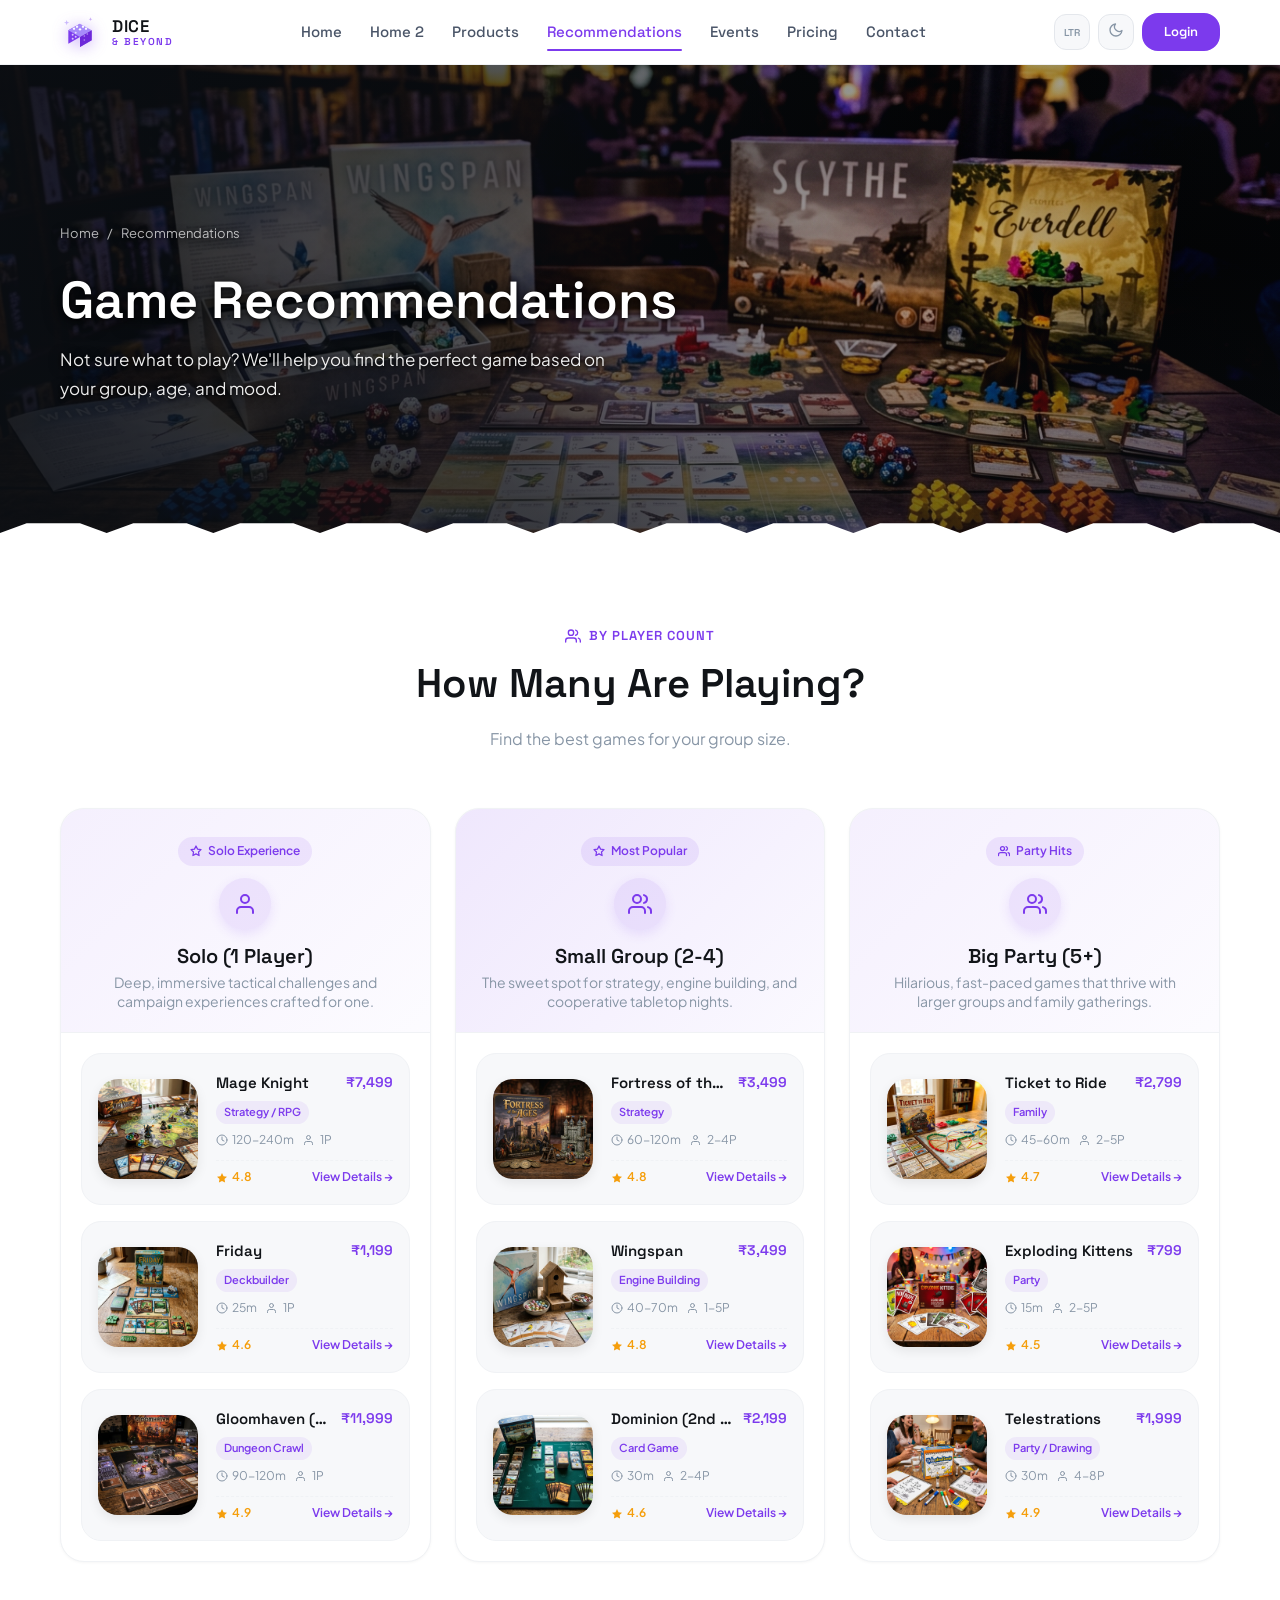
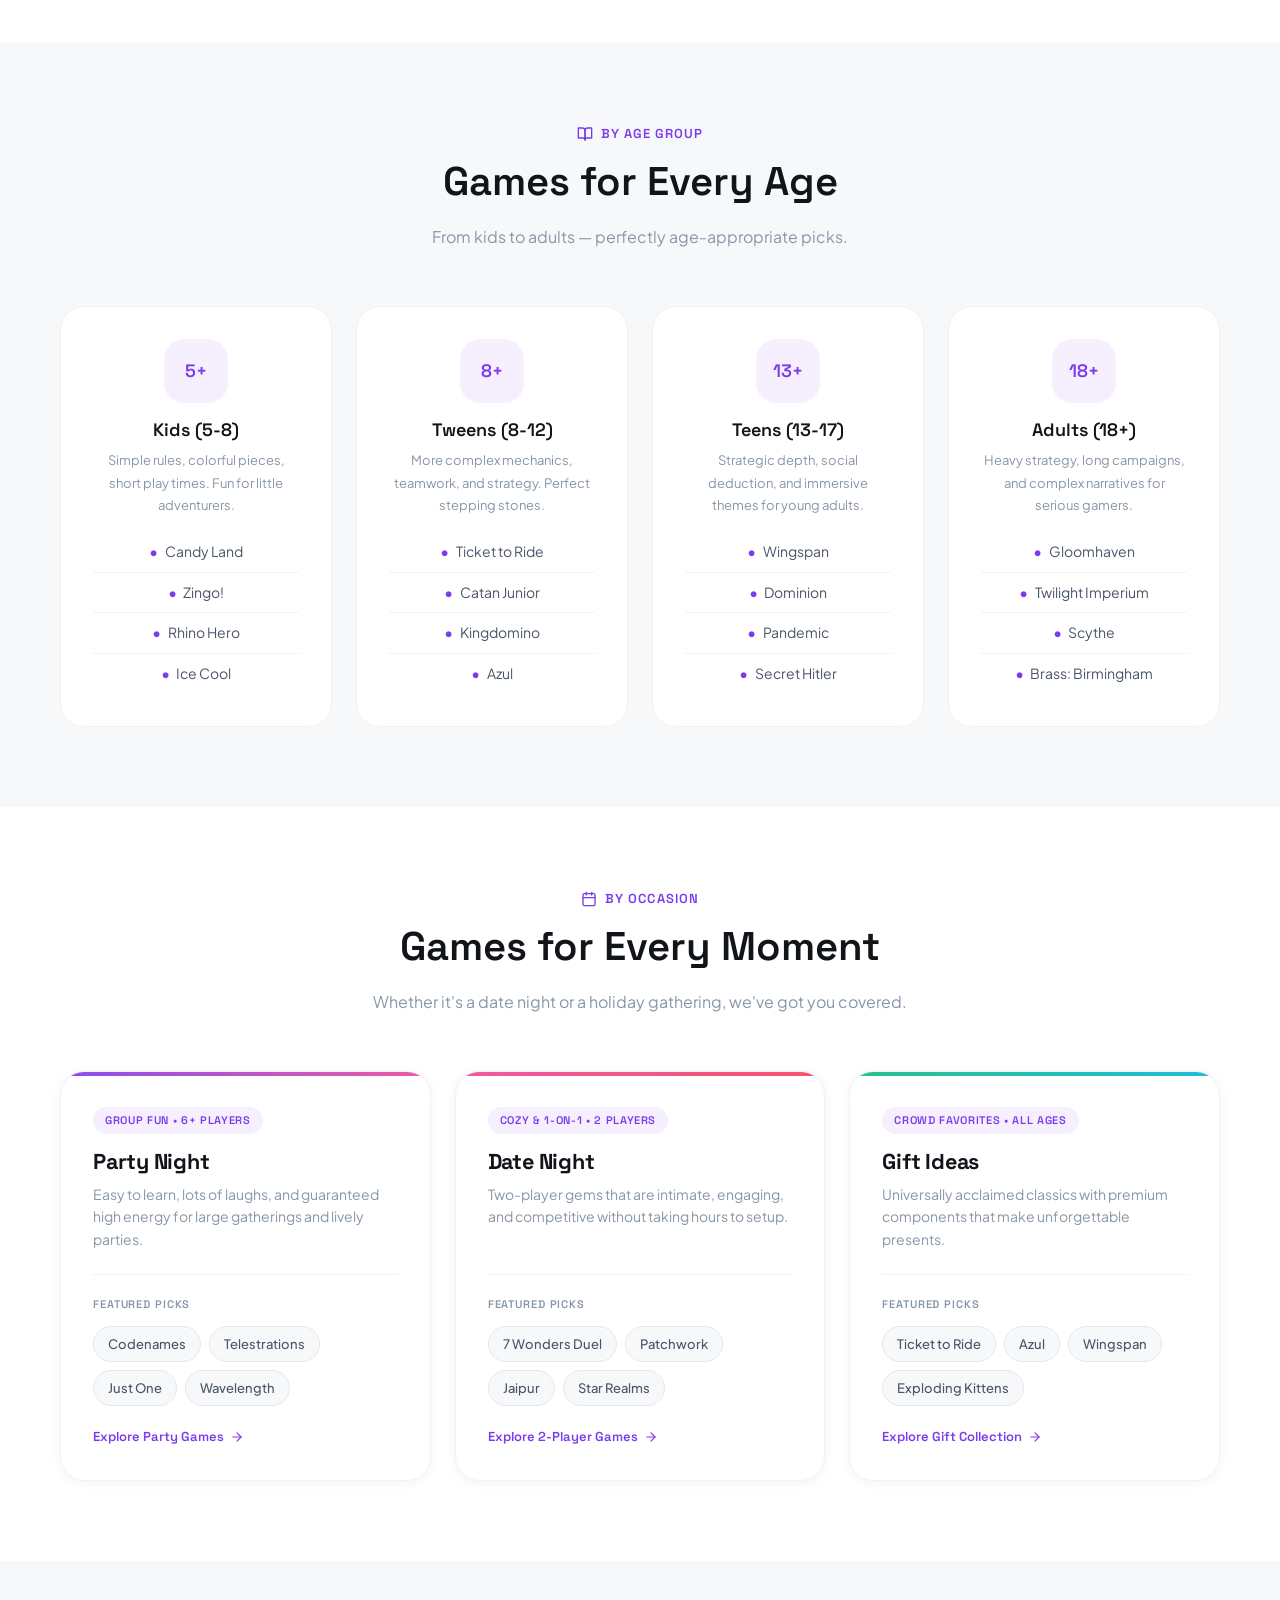
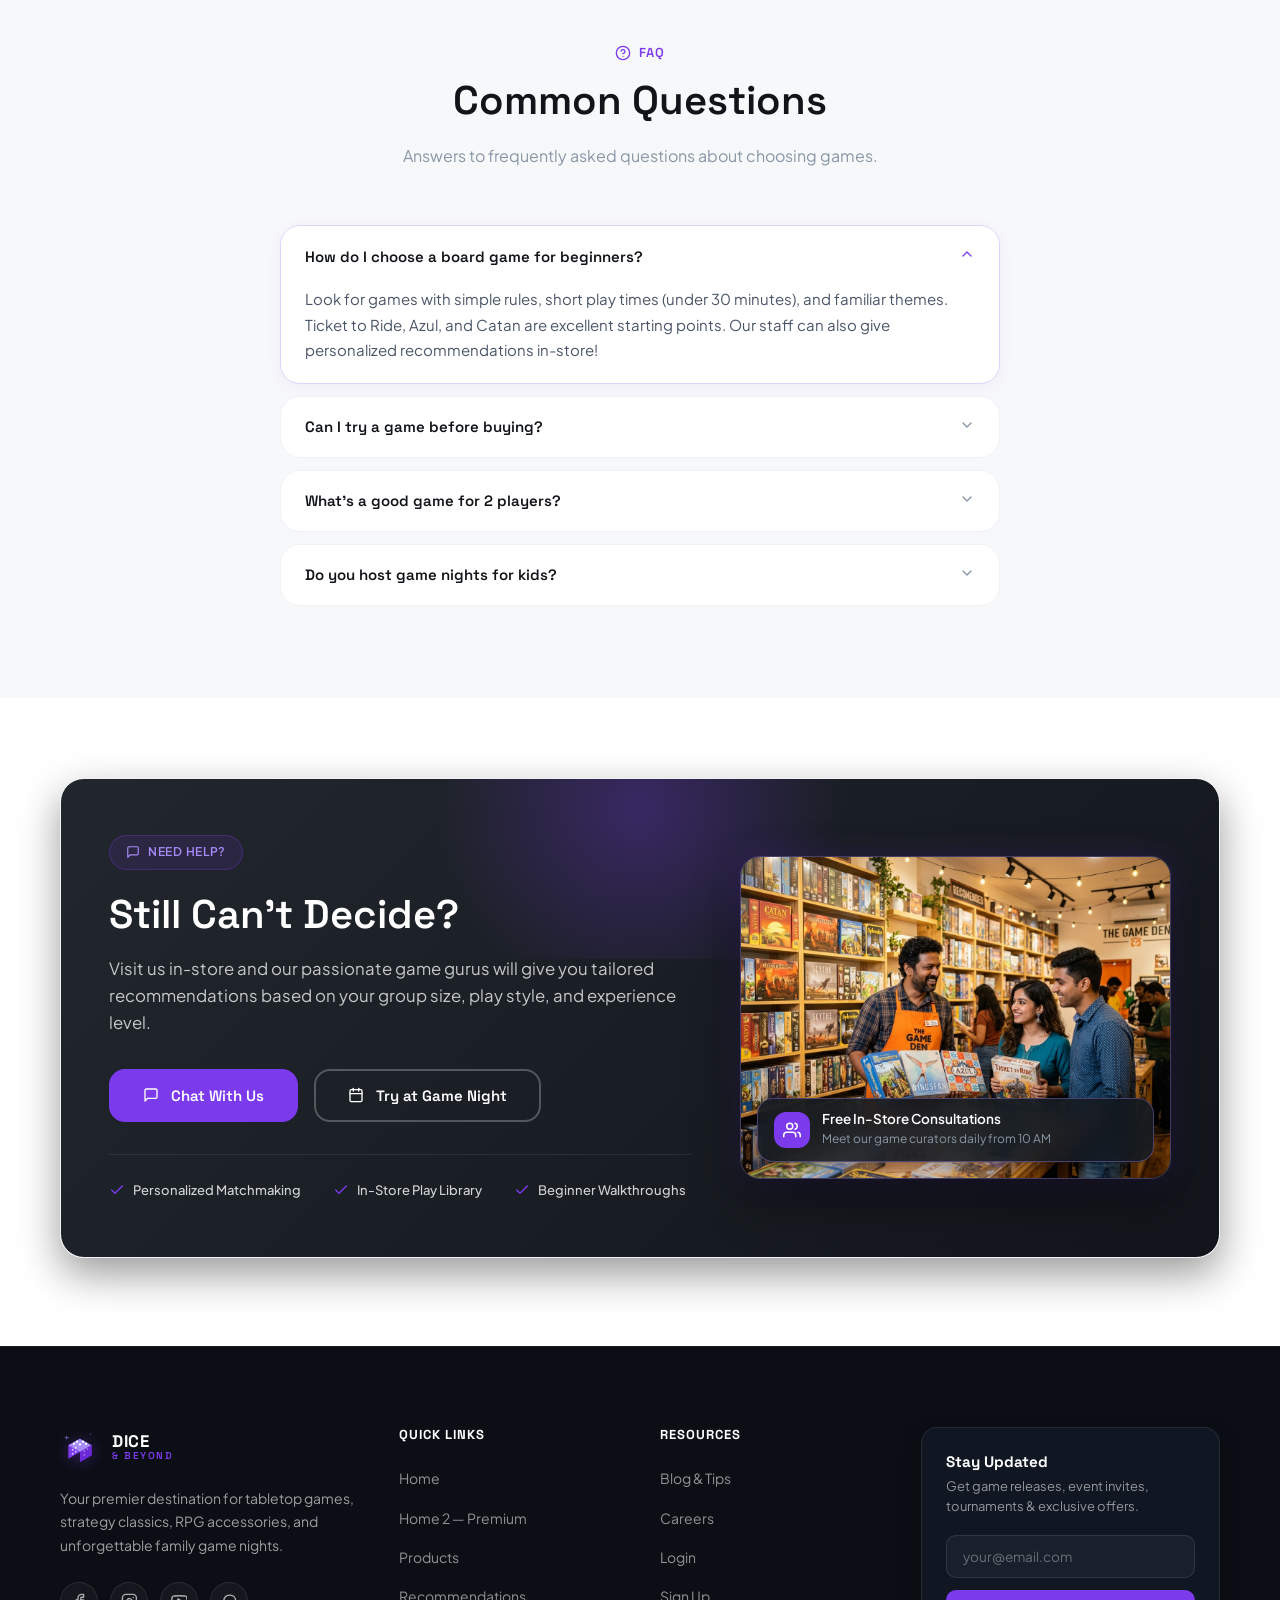
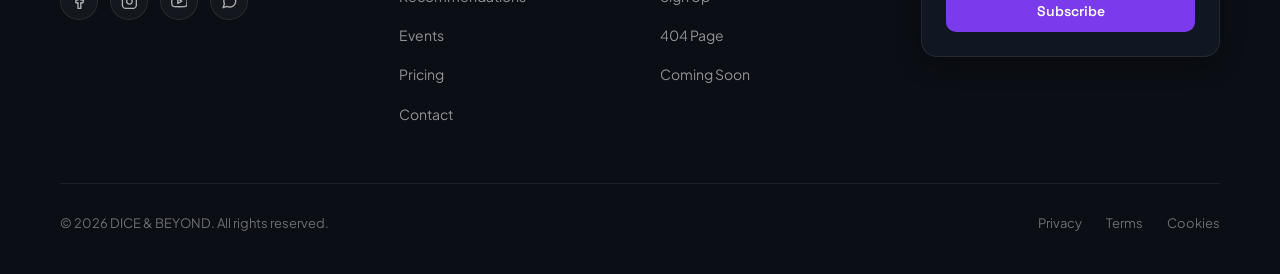
<file: recommendations.html>
<!DOCTYPE html>
<html lang="en" id="root-html">
<head>
    <meta charset="UTF-8">
    <meta name="viewport" content="width=device-width, initial-scale=1.0">
    <meta name="description" content="Find the perfect board game by player count, age group, and game type. Expert recommendations for every occasion.">
    <title>Recommendations | Dice & Beyond — Hobby & Board Games Store</title>
    <link rel="icon" type="image/svg+xml" href="favicon.svg">
    <link rel="stylesheet" href="style.css">
</head>
<body>
<div id="main-nav"></div>

<!-- ====== PAGE HEADER ====== -->
<section class="page-header">
    <div class="page-header-bg">
        <img src="assets/images/recommendations_header_bg.jpg" alt="Board Game Strategy Table and Recommendations" />
    </div>
    <div class="page-header-overlay"></div>
    <div class="container">
        <div class="breadcrumb"><a href="index.html">Home</a><span>/</span><span>Recommendations</span></div>
        <h1>Game Recommendations</h1>
        <p>Not sure what to play? We'll help you find the perfect game based on your group, age, and mood.</p>
    </div>
</section>

<!-- ====== BY PLAYER COUNT ====== -->
<section class="section">
    <div class="container">
        <div class="section-header animate-on-scroll">
            <div class="section-label"><svg xmlns="http://www.w3.org/2000/svg" width="16" height="16" viewBox="0 0 24 24" fill="none" stroke="currentColor" stroke-width="2" stroke-linecap="round" stroke-linejoin="round"><path d="M17 21v-2a4 4 0 0 0-4-4H5a4 4 0 0 0-4 4v2"/><circle cx="9" cy="7" r="4"/><path d="M23 21v-2a4 4 0 0 0-3-3.87"/><path d="M16 3.13a4 4 0 0 1 0 7.75"/></svg> By Player Count</div>
            <h2>How Many Are Playing?</h2>
            <p>Find the best games for your group size.</p>
        </div>
        <div class="grid grid-3 animate-on-scroll">
            <!-- Solo -->
            <div class="rec-card-premium">
                <div class="rec-card-header" style="background:linear-gradient(135deg,rgba(124,58,237,0.08),rgba(167,139,250,0.03));">
                    <span class="rec-card-badge"><svg xmlns="http://www.w3.org/2000/svg" width="12" height="12" viewBox="0 0 24 24" fill="none" stroke="currentColor" stroke-width="2.5" stroke-linecap="round" stroke-linejoin="round"><polygon points="12 2 15.09 8.26 22 9.27 17 14.14 18.18 21.02 12 17.77 5.82 21.02 7 14.14 2 9.27 8.91 8.26 12 2"/></svg> Solo Experience</span>
                    <div class="rec-icon"><svg xmlns="http://www.w3.org/2000/svg" width="24" height="24" viewBox="0 0 24 24" fill="none" stroke="currentColor" stroke-width="2" stroke-linecap="round" stroke-linejoin="round"><path d="M20 21v-2a4 4 0 0 0-4-4H8a4 4 0 0 0-4 4v2"/><circle cx="12" cy="7" r="4"/></svg></div>
                    <h3>Solo (1 Player)</h3>
                    <p>Deep, immersive tactical challenges and campaign experiences crafted for one.</p>
                </div>
                <div class="rec-card-body">
                    <!-- Game 1 -->
                    <a href="products.html" class="rec-showcase-item">
                        <img src="assets/images/rec_mage_knight.jpg" alt="Mage Knight Board Game" class="rec-item-thumb" />
                        <div class="rec-item-content">
                            <div class="rec-item-header">
                                <span class="rec-item-title">Mage Knight</span>
                                <span class="rec-item-price">₹7,499</span>
                            </div>
                            <span class="rec-genre-pill">Strategy / RPG</span>
                            <div class="rec-item-specs">
                                <span><svg xmlns="http://www.w3.org/2000/svg" width="12" height="12" viewBox="0 0 24 24" fill="none" stroke="currentColor" stroke-width="2" stroke-linecap="round" stroke-linejoin="round"><circle cx="12" cy="12" r="10"/><polyline points="12 6 12 12 16 14"/></svg> 120-240m</span>
                                <span><svg xmlns="http://www.w3.org/2000/svg" width="12" height="12" viewBox="0 0 24 24" fill="none" stroke="currentColor" stroke-width="2" stroke-linecap="round" stroke-linejoin="round"><path d="M17 21v-2a4 4 0 0 0-4-4H5a4 4 0 0 0-4 4v2"/><circle cx="9" cy="7" r="4"/></svg> 1P</span>
                            </div>
                            <div class="rec-item-footer">
                                <span class="rec-item-rating"><svg xmlns="http://www.w3.org/2000/svg" width="12" height="12" viewBox="0 0 24 24" fill="#F59E0B" stroke="none"><polygon points="12 2 15.09 8.26 22 9.27 17 14.14 18.18 21.02 12 17.77 5.82 21.02 7 14.14 2 9.27 8.91 8.26 12 2"/></svg> 4.8</span>
                                <span class="rec-item-btn">View Details →</span>
                            </div>
                        </div>
                    </a>

                    <!-- Game 2 -->
                    <a href="products.html" class="rec-showcase-item">
                        <img src="assets/images/rec_friday_game.jpg" alt="Friday Solo Survival Game" class="rec-item-thumb" />
                        <div class="rec-item-content">
                            <div class="rec-item-header">
                                <span class="rec-item-title">Friday</span>
                                <span class="rec-item-price">₹1,199</span>
                            </div>
                            <span class="rec-genre-pill">Deckbuilder</span>
                            <div class="rec-item-specs">
                                <span><svg xmlns="http://www.w3.org/2000/svg" width="12" height="12" viewBox="0 0 24 24" fill="none" stroke="currentColor" stroke-width="2" stroke-linecap="round" stroke-linejoin="round"><circle cx="12" cy="12" r="10"/><polyline points="12 6 12 12 16 14"/></svg> 25m</span>
                                <span><svg xmlns="http://www.w3.org/2000/svg" width="12" height="12" viewBox="0 0 24 24" fill="none" stroke="currentColor" stroke-width="2" stroke-linecap="round" stroke-linejoin="round"><path d="M17 21v-2a4 4 0 0 0-4-4H5a4 4 0 0 0-4 4v2"/><circle cx="9" cy="7" r="4"/></svg> 1P</span>
                            </div>
                            <div class="rec-item-footer">
                                <span class="rec-item-rating"><svg xmlns="http://www.w3.org/2000/svg" width="12" height="12" viewBox="0 0 24 24" fill="#F59E0B" stroke="none"><polygon points="12 2 15.09 8.26 22 9.27 17 14.14 18.18 21.02 12 17.77 5.82 21.02 7 14.14 2 9.27 8.91 8.26 12 2"/></svg> 4.6</span>
                                <span class="rec-item-btn">View Details →</span>
                            </div>
                        </div>
                    </a>

                    <!-- Game 3 -->
                    <a href="products.html" class="rec-showcase-item">
                        <img src="assets/images/rec_gloomhaven_solo.jpg" alt="Gloomhaven Solo Campaign" class="rec-item-thumb" />
                        <div class="rec-item-content">
                            <div class="rec-item-header">
                                <span class="rec-item-title">Gloomhaven (Solo)</span>
                                <span class="rec-item-price">₹11,999</span>
                            </div>
                            <span class="rec-genre-pill">Dungeon Crawl</span>
                            <div class="rec-item-specs">
                                <span><svg xmlns="http://www.w3.org/2000/svg" width="12" height="12" viewBox="0 0 24 24" fill="none" stroke="currentColor" stroke-width="2" stroke-linecap="round" stroke-linejoin="round"><circle cx="12" cy="12" r="10"/><polyline points="12 6 12 12 16 14"/></svg> 90-120m</span>
                                <span><svg xmlns="http://www.w3.org/2000/svg" width="12" height="12" viewBox="0 0 24 24" fill="none" stroke="currentColor" stroke-width="2" stroke-linecap="round" stroke-linejoin="round"><path d="M17 21v-2a4 4 0 0 0-4-4H5a4 4 0 0 0-4 4v2"/><circle cx="9" cy="7" r="4"/></svg> 1P</span>
                            </div>
                            <div class="rec-item-footer">
                                <span class="rec-item-rating"><svg xmlns="http://www.w3.org/2000/svg" width="12" height="12" viewBox="0 0 24 24" fill="#F59E0B" stroke="none"><polygon points="12 2 15.09 8.26 22 9.27 17 14.14 18.18 21.02 12 17.77 5.82 21.02 7 14.14 2 9.27 8.91 8.26 12 2"/></svg> 4.9</span>
                                <span class="rec-item-btn">View Details →</span>
                            </div>
                        </div>
                    </a>
                </div>
            </div>

            <!-- 2-4 Players -->
            <div class="rec-card-premium">
                <div class="rec-card-header" style="background:linear-gradient(135deg,rgba(124,58,237,0.12),rgba(167,139,250,0.05));">
                    <span class="rec-card-badge"><svg xmlns="http://www.w3.org/2000/svg" width="12" height="12" viewBox="0 0 24 24" fill="none" stroke="currentColor" stroke-width="2.5" stroke-linecap="round" stroke-linejoin="round"><path d="M12 2l3.09 6.26L22 9.27l-5 4.87 1.18 6.88L12 17.77l-6.18 3.25L7 14.14 2 9.27l6.91-1.01L12 2z"/></svg> Most Popular</span>
                    <div class="rec-icon"><svg xmlns="http://www.w3.org/2000/svg" width="24" height="24" viewBox="0 0 24 24" fill="none" stroke="currentColor" stroke-width="2" stroke-linecap="round" stroke-linejoin="round"><path d="M17 21v-2a4 4 0 0 0-4-4H5a4 4 0 0 0-4 4v2"/><circle cx="9" cy="7" r="4"/><path d="M23 21v-2a4 4 0 0 0-3-3.87"/><path d="M16 3.13a4 4 0 0 1 0 7.75"/></svg></div>
                    <h3>Small Group (2-4)</h3>
                    <p>The sweet spot for strategy, engine building, and cooperative tabletop nights.</p>
                </div>
                <div class="rec-card-body">
                    <!-- Game 1 -->
                    <a href="products.html" class="rec-showcase-item">
                        <img src="assets/images/rec_fortress_ages.jpg" alt="Fortress of the Ages Board Game" class="rec-item-thumb" />
                        <div class="rec-item-content">
                            <div class="rec-item-header">
                                <span class="rec-item-title">Fortress of the Ages</span>
                                <span class="rec-item-price">₹3,499</span>
                            </div>
                            <span class="rec-genre-pill">Strategy</span>
                            <div class="rec-item-specs">
                                <span><svg xmlns="http://www.w3.org/2000/svg" width="12" height="12" viewBox="0 0 24 24" fill="none" stroke="currentColor" stroke-width="2" stroke-linecap="round" stroke-linejoin="round"><circle cx="12" cy="12" r="10"/><polyline points="12 6 12 12 16 14"/></svg> 60-120m</span>
                                <span><svg xmlns="http://www.w3.org/2000/svg" width="12" height="12" viewBox="0 0 24 24" fill="none" stroke="currentColor" stroke-width="2" stroke-linecap="round" stroke-linejoin="round"><path d="M17 21v-2a4 4 0 0 0-4-4H5a4 4 0 0 0-4 4v2"/><circle cx="9" cy="7" r="4"/></svg> 2-4P</span>
                            </div>
                            <div class="rec-item-footer">
                                <span class="rec-item-rating"><svg xmlns="http://www.w3.org/2000/svg" width="12" height="12" viewBox="0 0 24 24" fill="#F59E0B" stroke="none"><polygon points="12 2 15.09 8.26 22 9.27 17 14.14 18.18 21.02 12 17.77 5.82 21.02 7 14.14 2 9.27 8.91 8.26 12 2"/></svg> 4.8</span>
                                <span class="rec-item-btn">View Details →</span>
                            </div>
                        </div>
                    </a>

                    <!-- Game 2 -->
                    <a href="products.html" class="rec-showcase-item">
                        <img src="assets/images/rec_wingspan.jpg" alt="Wingspan Board Game" class="rec-item-thumb" />
                        <div class="rec-item-content">
                            <div class="rec-item-header">
                                <span class="rec-item-title">Wingspan</span>
                                <span class="rec-item-price">₹3,499</span>
                            </div>
                            <span class="rec-genre-pill">Engine Building</span>
                            <div class="rec-item-specs">
                                <span><svg xmlns="http://www.w3.org/2000/svg" width="12" height="12" viewBox="0 0 24 24" fill="none" stroke="currentColor" stroke-width="2" stroke-linecap="round" stroke-linejoin="round"><circle cx="12" cy="12" r="10"/><polyline points="12 6 12 12 16 14"/></svg> 40-70m</span>
                                <span><svg xmlns="http://www.w3.org/2000/svg" width="12" height="12" viewBox="0 0 24 24" fill="none" stroke="currentColor" stroke-width="2" stroke-linecap="round" stroke-linejoin="round"><path d="M17 21v-2a4 4 0 0 0-4-4H5a4 4 0 0 0-4 4v2"/><circle cx="9" cy="7" r="4"/></svg> 1-5P</span>
                            </div>
                            <div class="rec-item-footer">
                                <span class="rec-item-rating"><svg xmlns="http://www.w3.org/2000/svg" width="12" height="12" viewBox="0 0 24 24" fill="#F59E0B" stroke="none"><polygon points="12 2 15.09 8.26 22 9.27 17 14.14 18.18 21.02 12 17.77 5.82 21.02 7 14.14 2 9.27 8.91 8.26 12 2"/></svg> 4.8</span>
                                <span class="rec-item-btn">View Details →</span>
                            </div>
                        </div>
                    </a>

                    <!-- Game 3 -->
                    <a href="products.html" class="rec-showcase-item">
                        <img src="assets/images/rec_dominion.jpg" alt="Dominion Card Game" class="rec-item-thumb" />
                        <div class="rec-item-content">
                            <div class="rec-item-header">
                                <span class="rec-item-title">Dominion (2nd Ed)</span>
                                <span class="rec-item-price">₹2,199</span>
                            </div>
                            <span class="rec-genre-pill">Card Game</span>
                            <div class="rec-item-specs">
                                <span><svg xmlns="http://www.w3.org/2000/svg" width="12" height="12" viewBox="0 0 24 24" fill="none" stroke="currentColor" stroke-width="2" stroke-linecap="round" stroke-linejoin="round"><circle cx="12" cy="12" r="10"/><polyline points="12 6 12 12 16 14"/></svg> 30m</span>
                                <span><svg xmlns="http://www.w3.org/2000/svg" width="12" height="12" viewBox="0 0 24 24" fill="none" stroke="currentColor" stroke-width="2" stroke-linecap="round" stroke-linejoin="round"><path d="M17 21v-2a4 4 0 0 0-4-4H5a4 4 0 0 0-4 4v2"/><circle cx="9" cy="7" r="4"/></svg> 2-4P</span>
                            </div>
                            <div class="rec-item-footer">
                                <span class="rec-item-rating"><svg xmlns="http://www.w3.org/2000/svg" width="12" height="12" viewBox="0 0 24 24" fill="#F59E0B" stroke="none"><polygon points="12 2 15.09 8.26 22 9.27 17 14.14 18.18 21.02 12 17.77 5.82 21.02 7 14.14 2 9.27 8.91 8.26 12 2"/></svg> 4.6</span>
                                <span class="rec-item-btn">View Details →</span>
                            </div>
                        </div>
                    </a>
                </div>
            </div>

            <!-- 5+ Players -->
            <div class="rec-card-premium">
                <div class="rec-card-header" style="background:linear-gradient(135deg,rgba(124,58,237,0.08),rgba(167,139,250,0.03));">
                    <span class="rec-card-badge"><svg xmlns="http://www.w3.org/2000/svg" width="12" height="12" viewBox="0 0 24 24" fill="none" stroke="currentColor" stroke-width="2.5" stroke-linecap="round" stroke-linejoin="round"><path d="M17 21v-2a4 4 0 0 0-4-4H5a4 4 0 0 0-4 4v2"/><circle cx="9" cy="7" r="4"/><path d="M23 21v-2a4 4 0 0 0-3-3.87"/><path d="M16 3.13a4 4 0 0 1 0 7.75"/></svg> Party Hits</span>
                    <div class="rec-icon"><svg xmlns="http://www.w3.org/2000/svg" width="24" height="24" viewBox="0 0 24 24" fill="none" stroke="currentColor" stroke-width="2" stroke-linecap="round" stroke-linejoin="round"><path d="M17 21v-2a4 4 0 0 0-4-4H5a4 4 0 0 0-4 4v2"/><circle cx="9" cy="7" r="4"/><path d="M23 21v-2a4 4 0 0 0-3-3.87"/><path d="M16 3.13a4 4 0 0 1 0 7.75"/></svg></div>
                    <h3>Big Party (5+)</h3>
                    <p>Hilarious, fast-paced games that thrive with larger groups and family gatherings.</p>
                </div>
                <div class="rec-card-body">
                    <!-- Game 1 -->
                    <a href="products.html" class="rec-showcase-item">
                        <img src="assets/images/rec_ticket_to_ride.jpg" alt="Ticket to Ride Board Game" class="rec-item-thumb" />
                        <div class="rec-item-content">
                            <div class="rec-item-header">
                                <span class="rec-item-title">Ticket to Ride</span>
                                <span class="rec-item-price">₹2,799</span>
                            </div>
                            <span class="rec-genre-pill">Family</span>
                            <div class="rec-item-specs">
                                <span><svg xmlns="http://www.w3.org/2000/svg" width="12" height="12" viewBox="0 0 24 24" fill="none" stroke="currentColor" stroke-width="2" stroke-linecap="round" stroke-linejoin="round"><circle cx="12" cy="12" r="10"/><polyline points="12 6 12 12 16 14"/></svg> 45-60m</span>
                                <span><svg xmlns="http://www.w3.org/2000/svg" width="12" height="12" viewBox="0 0 24 24" fill="none" stroke="currentColor" stroke-width="2" stroke-linecap="round" stroke-linejoin="round"><path d="M17 21v-2a4 4 0 0 0-4-4H5a4 4 0 0 0-4 4v2"/><circle cx="9" cy="7" r="4"/></svg> 2-5P</span>
                            </div>
                            <div class="rec-item-footer">
                                <span class="rec-item-rating"><svg xmlns="http://www.w3.org/2000/svg" width="12" height="12" viewBox="0 0 24 24" fill="#F59E0B" stroke="none"><polygon points="12 2 15.09 8.26 22 9.27 17 14.14 18.18 21.02 12 17.77 5.82 21.02 7 14.14 2 9.27 8.91 8.26 12 2"/></svg> 4.7</span>
                                <span class="rec-item-btn">View Details →</span>
                            </div>
                        </div>
                    </a>

                    <!-- Game 2 -->
                    <a href="products.html" class="rec-showcase-item">
                        <img src="assets/images/rec_exploding_kittens.jpg" alt="Exploding Kittens Card Game" class="rec-item-thumb" />
                        <div class="rec-item-content">
                            <div class="rec-item-header">
                                <span class="rec-item-title">Exploding Kittens</span>
                                <span class="rec-item-price">₹799</span>
                            </div>
                            <span class="rec-genre-pill">Party</span>
                            <div class="rec-item-specs">
                                <span><svg xmlns="http://www.w3.org/2000/svg" width="12" height="12" viewBox="0 0 24 24" fill="none" stroke="currentColor" stroke-width="2" stroke-linecap="round" stroke-linejoin="round"><circle cx="12" cy="12" r="10"/><polyline points="12 6 12 12 16 14"/></svg> 15m</span>
                                <span><svg xmlns="http://www.w3.org/2000/svg" width="12" height="12" viewBox="0 0 24 24" fill="none" stroke="currentColor" stroke-width="2" stroke-linecap="round" stroke-linejoin="round"><path d="M17 21v-2a4 4 0 0 0-4-4H5a4 4 0 0 0-4 4v2"/><circle cx="9" cy="7" r="4"/></svg> 2-5P</span>
                            </div>
                            <div class="rec-item-footer">
                                <span class="rec-item-rating"><svg xmlns="http://www.w3.org/2000/svg" width="12" height="12" viewBox="0 0 24 24" fill="#F59E0B" stroke="none"><polygon points="12 2 15.09 8.26 22 9.27 17 14.14 18.18 21.02 12 17.77 5.82 21.02 7 14.14 2 9.27 8.91 8.26 12 2"/></svg> 4.5</span>
                                <span class="rec-item-btn">View Details →</span>
                            </div>
                        </div>
                    </a>

                    <!-- Game 3 -->
                    <a href="products.html" class="rec-showcase-item">
                        <img src="assets/images/rec_telestrations.jpg" alt="Telestrations Party Game" class="rec-item-thumb" />
                        <div class="rec-item-content">
                            <div class="rec-item-header">
                                <span class="rec-item-title">Telestrations</span>
                                <span class="rec-item-price">₹1,999</span>
                            </div>
                            <span class="rec-genre-pill">Party / Drawing</span>
                            <div class="rec-item-specs">
                                <span><svg xmlns="http://www.w3.org/2000/svg" width="12" height="12" viewBox="0 0 24 24" fill="none" stroke="currentColor" stroke-width="2" stroke-linecap="round" stroke-linejoin="round"><circle cx="12" cy="12" r="10"/><polyline points="12 6 12 12 16 14"/></svg> 30m</span>
                                <span><svg xmlns="http://www.w3.org/2000/svg" width="12" height="12" viewBox="0 0 24 24" fill="none" stroke="currentColor" stroke-width="2" stroke-linecap="round" stroke-linejoin="round"><path d="M17 21v-2a4 4 0 0 0-4-4H5a4 4 0 0 0-4 4v2"/><circle cx="9" cy="7" r="4"/></svg> 4-8P</span>
                            </div>
                            <div class="rec-item-footer">
                                <span class="rec-item-rating"><svg xmlns="http://www.w3.org/2000/svg" width="12" height="12" viewBox="0 0 24 24" fill="#F59E0B" stroke="none"><polygon points="12 2 15.09 8.26 22 9.27 17 14.14 18.18 21.02 12 17.77 5.82 21.02 7 14.14 2 9.27 8.91 8.26 12 2"/></svg> 4.9</span>
                                <span class="rec-item-btn">View Details →</span>
                            </div>
                        </div>
                    </a>
                </div>
            </div>
        </div>
    </div>
</section>

<!-- ====== BY AGE GROUP ====== -->
<section class="section bg-surface">
    <div class="container">
        <div class="section-header animate-on-scroll">
            <div class="section-label"><svg xmlns="http://www.w3.org/2000/svg" width="16" height="16" viewBox="0 0 24 24" fill="none" stroke="currentColor" stroke-width="2" stroke-linecap="round" stroke-linejoin="round"><path d="M2 3h6a4 4 0 0 1 4 4v14a3 3 0 0 0-3-3H2z"/><path d="M22 3h-6a4 4 0 0 0-4 4v14a3 3 0 0 1 3-3h7z"/></svg> By Age Group</div>
            <h2>Games for Every Age</h2>
            <p>From kids to adults — perfectly age-appropriate picks.</p>
        </div>
        <div class="grid grid-4 animate-on-scroll">
            <div class="card text-center">
                <div class="icon-box icon-box-lg" style="margin:0 auto 1rem;background:rgba(124,58,237,0.08);color:var(--primary);">
                    <span style="font-family:var(--font-heading);font-weight:600;font-size:1.125rem;">5+</span>
                </div>
                <h4 style="margin-bottom:0.5rem;">Kids (5-8)</h4>
                <p style="font-size:0.8125rem;color:var(--text-muted);margin-bottom:1rem;">Simple rules, colorful pieces, short play times. Fun for little adventurers.</p>
                <ul class="rec-list">
                    <li>Candy Land</li>
                    <li>Zingo!</li>
                    <li>Rhino Hero</li>
                    <li>Ice Cool</li>
                </ul>
            </div>
            <div class="card text-center">
                <div class="icon-box icon-box-lg" style="margin:0 auto 1rem;background:rgba(124,58,237,0.08);color:var(--primary);">
                    <span style="font-family:var(--font-heading);font-weight:600;font-size:1.125rem;">8+</span>
                </div>
                <h4 style="margin-bottom:0.5rem;">Tweens (8-12)</h4>
                <p style="font-size:0.8125rem;color:var(--text-muted);margin-bottom:1rem;">More complex mechanics, teamwork, and strategy. Perfect stepping stones.</p>
                <ul class="rec-list">
                    <li>Ticket to Ride</li>
                    <li>Catan Junior</li>
                    <li>Kingdomino</li>
                    <li>Azul</li>
                </ul>
            </div>
            <div class="card text-center">
                <div class="icon-box icon-box-lg" style="margin:0 auto 1rem;background:rgba(124,58,237,0.08);color:var(--primary);">
                    <span style="font-family:var(--font-heading);font-weight:600;font-size:1.125rem;">13+</span>
                </div>
                <h4 style="margin-bottom:0.5rem;">Teens (13-17)</h4>
                <p style="font-size:0.8125rem;color:var(--text-muted);margin-bottom:1rem;">Strategic depth, social deduction, and immersive themes for young adults.</p>
                <ul class="rec-list">
                    <li>Wingspan</li>
                    <li>Dominion</li>
                    <li>Pandemic</li>
                    <li>Secret Hitler</li>
                </ul>
            </div>
            <div class="card text-center">
                <div class="icon-box icon-box-lg" style="margin:0 auto 1rem;background:rgba(124,58,237,0.08);color:var(--primary);">
                    <span style="font-family:var(--font-heading);font-weight:600;font-size:1.125rem;">18+</span>
                </div>
                <h4 style="margin-bottom:0.5rem;">Adults (18+)</h4>
                <p style="font-size:0.8125rem;color:var(--text-muted);margin-bottom:1rem;">Heavy strategy, long campaigns, and complex narratives for serious gamers.</p>
                <ul class="rec-list">
                    <li>Gloomhaven</li>
                    <li>Twilight Imperium</li>
                    <li>Scythe</li>
                    <li>Brass: Birmingham</li>
                </ul>
            </div>
        </div>
    </div>
</section>

<!-- ====== BY OCCASION ====== -->
<section class="section">
    <div class="container">
        <div class="section-header animate-on-scroll">
            <div class="section-label"><svg xmlns="http://www.w3.org/2000/svg" width="16" height="16" viewBox="0 0 24 24" fill="none" stroke="currentColor" stroke-width="2" stroke-linecap="round" stroke-linejoin="round"><rect x="3" y="4" width="18" height="18" rx="2" ry="2"/><line x1="16" y1="2" x2="16" y2="6"/><line x1="8" y1="2" x2="8" y2="6"/><line x1="3" y1="10" x2="21" y2="10"/></svg> By Occasion</div>
            <h2>Games for Every Moment</h2>
            <p>Whether it's a date night or a holiday gathering, we've got you covered.</p>
        </div>
        <div class="occasion-grid animate-on-scroll">
            <!-- Party Night -->
            <div class="occasion-card" style="--accent-gradient: linear-gradient(90deg, #7C3AED, #EC4899);">
                <div class="occasion-card-header">
                    <span class="occasion-pill">Group Fun • 6+ Players</span>
                    <h3>Party Night</h3>
                    <p>Easy to learn, lots of laughs, and guaranteed high energy for large gatherings and lively parties.</p>
                </div>
                <div class="occasion-games-section">
                    <div class="occasion-games-title">Featured Picks</div>
                    <div class="occasion-chips">
                        <a href="products.html" class="occasion-chip">Codenames</a>
                        <a href="products.html" class="occasion-chip">Telestrations</a>
                        <a href="products.html" class="occasion-chip">Just One</a>
                        <a href="products.html" class="occasion-chip">Wavelength</a>
                    </div>
                    <div class="occasion-footer">
                        <a href="products.html" class="occasion-link">Explore Party Games <svg xmlns="http://www.w3.org/2000/svg" viewBox="0 0 24 24" fill="none" stroke="currentColor" stroke-width="2" stroke-linecap="round" stroke-linejoin="round"><line x1="5" y1="12" x2="19" y2="12"/><polyline points="12 5 19 12 12 19"/></svg></a>
                    </div>
                </div>
            </div>

            <!-- Date Night -->
            <div class="occasion-card" style="--accent-gradient: linear-gradient(90deg, #EC4899, #F43F5E);">
                <div class="occasion-card-header">
                    <span class="occasion-pill">Cozy & 1-on-1 • 2 Players</span>
                    <h3>Date Night</h3>
                    <p>Two-player gems that are intimate, engaging, and competitive without taking hours to setup.</p>
                </div>
                <div class="occasion-games-section">
                    <div class="occasion-games-title">Featured Picks</div>
                    <div class="occasion-chips">
                        <a href="products.html" class="occasion-chip">7 Wonders Duel</a>
                        <a href="products.html" class="occasion-chip">Patchwork</a>
                        <a href="products.html" class="occasion-chip">Jaipur</a>
                        <a href="products.html" class="occasion-chip">Star Realms</a>
                    </div>
                    <div class="occasion-footer">
                        <a href="products.html" class="occasion-link">Explore 2-Player Games <svg xmlns="http://www.w3.org/2000/svg" viewBox="0 0 24 24" fill="none" stroke="currentColor" stroke-width="2" stroke-linecap="round" stroke-linejoin="round"><line x1="5" y1="12" x2="19" y2="12"/><polyline points="12 5 19 12 12 19"/></svg></a>
                    </div>
                </div>
            </div>

            <!-- Gift Ideas -->
            <div class="occasion-card" style="--accent-gradient: linear-gradient(90deg, #10B981, #06B6D4);">
                <div class="occasion-card-header">
                    <span class="occasion-pill">Crowd Favorites • All Ages</span>
                    <h3>Gift Ideas</h3>
                    <p>Universally acclaimed classics with premium components that make unforgettable presents.</p>
                </div>
                <div class="occasion-games-section">
                    <div class="occasion-games-title">Featured Picks</div>
                    <div class="occasion-chips">
                        <a href="products.html" class="occasion-chip">Ticket to Ride</a>
                        <a href="products.html" class="occasion-chip">Azul</a>
                        <a href="products.html" class="occasion-chip">Wingspan</a>
                        <a href="products.html" class="occasion-chip">Exploding Kittens</a>
                    </div>
                    <div class="occasion-footer">
                        <a href="products.html" class="occasion-link">Explore Gift Collection <svg xmlns="http://www.w3.org/2000/svg" viewBox="0 0 24 24" fill="none" stroke="currentColor" stroke-width="2" stroke-linecap="round" stroke-linejoin="round"><line x1="5" y1="12" x2="19" y2="12"/><polyline points="12 5 19 12 12 19"/></svg></a>
                    </div>
                </div>
            </div>
        </div>
    </div>
</section>

<!-- ====== FAQ ====== -->
<section class="section bg-surface">
    <div class="container">
        <div class="section-header animate-on-scroll">
            <div class="section-label"><svg xmlns="http://www.w3.org/2000/svg" width="16" height="16" viewBox="0 0 24 24" fill="none" stroke="currentColor" stroke-width="2" stroke-linecap="round" stroke-linejoin="round"><circle cx="12" cy="12" r="10"/><path d="M9.09 9a3 3 0 0 1 5.83 1c0 2-3 3-3 3"/><line x1="12" y1="17" x2="12.01" y2="17"/></svg> FAQ</div>
            <h2>Common Questions</h2>
            <p>Answers to frequently asked questions about choosing games.</p>
        </div>
        <div class="faq-list animate-on-scroll" style="max-width:720px;margin:0 auto;">
            <div class="faq-item active">
                <button class="faq-question" onclick="toggleFAQ(this)">How do I choose a board game for beginners?<span class="faq-chevron"><svg xmlns="http://www.w3.org/2000/svg" width="18" height="18" viewBox="0 0 24 24" fill="none" stroke="currentColor" stroke-width="2" stroke-linecap="round" stroke-linejoin="round"><polyline points="6 9 12 15 18 9"/></svg></span></button>
                <div class="faq-answer"><p>Look for games with simple rules, short play times (under 30 minutes), and familiar themes. Ticket to Ride, Azul, and Catan are excellent starting points. Our staff can also give personalized recommendations in-store!</p></div>
            </div>
            <div class="faq-item">
                <button class="faq-question" onclick="toggleFAQ(this)">Can I try a game before buying?<span class="faq-chevron"><svg xmlns="http://www.w3.org/2000/svg" width="18" height="18" viewBox="0 0 24 24" fill="none" stroke="currentColor" stroke-width="2" stroke-linecap="round" stroke-linejoin="round"><polyline points="6 9 12 15 18 9"/></svg></span></button>
                <div class="faq-answer"><p>Absolutely! We have a dedicated play area with over 200 games you can try. Game Master members also get 2 free game rentals per month to take home and test.</p></div>
            </div>
            <div class="faq-item">
                <button class="faq-question" onclick="toggleFAQ(this)">What's a good game for 2 players?<span class="faq-chevron"><svg xmlns="http://www.w3.org/2000/svg" width="18" height="18" viewBox="0 0 24 24" fill="none" stroke="currentColor" stroke-width="2" stroke-linecap="round" stroke-linejoin="round"><polyline points="6 9 12 15 18 9"/></svg></span></button>
                <div class="faq-answer"><p>Some of our top 2-player picks include 7 Wonders Duel, Patchwork, Jaipur, and Star Realms. For a longer experience, try Twilight Struggle or War of the Ring.</p></div>
            </div>
            <div class="faq-item">
                <button class="faq-question" onclick="toggleFAQ(this)">Do you host game nights for kids?<span class="faq-chevron"><svg xmlns="http://www.w3.org/2000/svg" width="18" height="18" viewBox="0 0 24 24" fill="none" stroke="currentColor" stroke-width="2" stroke-linecap="round" stroke-linejoin="round"><polyline points="6 9 12 15 18 9"/></svg></span></button>
                <div class="faq-answer"><p>Yes! We host Family Game Sundays every week, perfect for kids aged 5 and up. We also run birthday party packages with organized games, prizes, and snacks.</p></div>
            </div>
        </div>
    </div>
</section>

<!-- ====== CTA ====== -->
<section class="cta-normal-section">
    <div class="container">
        <div class="cta-normal-card cta-with-image animate-on-scroll">
            <div class="cta-with-image-grid">
                <!-- Left: Content & Actions -->
                <div>
                    <div class="cta-normal-badge">
                        <svg xmlns="http://www.w3.org/2000/svg" width="14" height="14" viewBox="0 0 24 24" fill="none" stroke="currentColor" stroke-width="2" stroke-linecap="round" stroke-linejoin="round"><path d="M21 15a2 2 0 0 1-2 2H7l-4 4V5a2 2 0 0 1 2-2h14a2 2 0 0 1 2 2z"/></svg> Need Help?
                    </div>
                    <h2 class="cta-normal-title">Still Can't Decide?</h2>
                    <p class="cta-normal-desc">Visit us in-store and our passionate game gurus will give you tailored recommendations based on your group size, play style, and experience level.</p>
                    <div class="cta-normal-actions">
                        <a href="contact.html" class="btn btn-primary btn-lg">
                            <svg xmlns="http://www.w3.org/2000/svg" width="18" height="18" viewBox="0 0 24 24" fill="none" stroke="currentColor" stroke-width="2" stroke-linecap="round" stroke-linejoin="round" style="margin-right:0.25rem;"><path d="M21 15a2 2 0 0 1-2 2H7l-4 4V5a2 2 0 0 1 2-2h14a2 2 0 0 1 2 2z"/></svg>
                            Chat With Us
                        </a>
                        <a href="events.html" class="btn btn-secondary btn-lg" style="color:#fff;border-color:rgba(255,255,255,0.25);">
                            <svg xmlns="http://www.w3.org/2000/svg" width="18" height="18" viewBox="0 0 24 24" fill="none" stroke="currentColor" stroke-width="2" stroke-linecap="round" stroke-linejoin="round" style="margin-right:0.25rem;"><rect x="3" y="4" width="18" height="18" rx="2" ry="2"/><line x1="16" y1="2" x2="16" y2="6"/><line x1="8" y1="2" x2="8" y2="6"/><line x1="3" y1="10" x2="21" y2="10"/></svg>
                            Try at Game Night
                        </a>
                    </div>
                    <div class="cta-normal-features">
                        <span class="cta-normal-feature-item"><svg xmlns="http://www.w3.org/2000/svg" width="16" height="16" viewBox="0 0 24 24" fill="none" stroke="currentColor" stroke-width="2.5" stroke-linecap="round" stroke-linejoin="round"><polyline points="20 6 9 17 4 12"/></svg> Personalized Matchmaking</span>
                        <span class="cta-normal-feature-item"><svg xmlns="http://www.w3.org/2000/svg" width="16" height="16" viewBox="0 0 24 24" fill="none" stroke="currentColor" stroke-width="2.5" stroke-linecap="round" stroke-linejoin="round"><polyline points="20 6 9 17 4 12"/></svg> In-Store Play Library</span>
                        <span class="cta-normal-feature-item"><svg xmlns="http://www.w3.org/2000/svg" width="16" height="16" viewBox="0 0 24 24" fill="none" stroke="currentColor" stroke-width="2.5" stroke-linecap="round" stroke-linejoin="round"><polyline points="20 6 9 17 4 12"/></svg> Beginner Walkthroughs</span>
                    </div>
                </div>

                <!-- Right: Image Showcase -->
                <div class="cta-image-col">
                    <div class="cta-image-frame">
                        <img src="assets/images/rec_consultation_guru.jpg" alt="Dice & Beyond Game Gurus Helping Customers Pick Board Games" />
                        <div class="cta-image-badge">
                            <div class="cta-image-badge-icon">
                                <svg xmlns="http://www.w3.org/2000/svg" width="18" height="18" viewBox="0 0 24 24" fill="none" stroke="currentColor" stroke-width="2" stroke-linecap="round" stroke-linejoin="round"><path d="M17 21v-2a4 4 0 0 0-4-4H5a4 4 0 0 0-4 4v2"/><circle cx="9" cy="7" r="4"/><path d="M23 21v-2a4 4 0 0 0-3-3.87"/><path d="M16 3.13a4 4 0 0 1 0 7.75"/></svg>
                            </div>
                            <div>
                                <div class="cta-image-badge-title">Free In-Store Consultations</div>
                                <div class="cta-image-badge-sub">Meet our game curators daily from 10 AM</div>
                            </div>
                        </div>
                    </div>
                </div>
            </div>
        </div>
    </div>
</section>

<div id="main-footer"></div>
<script src="components.js"></script>
</body>
</html>
</file>
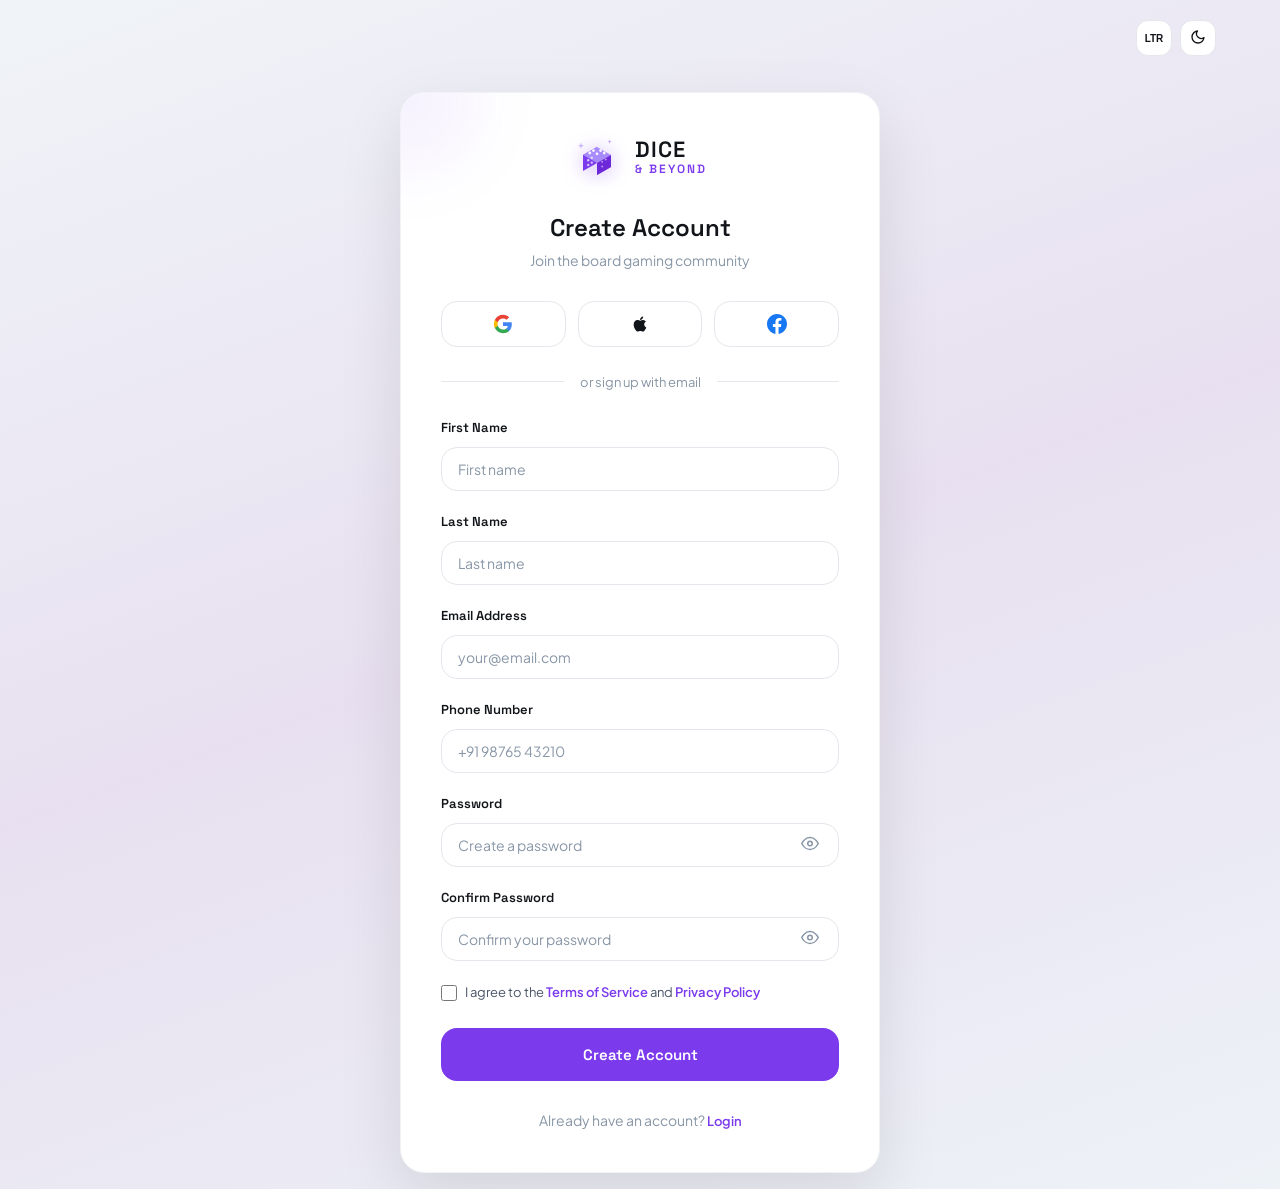
<file: signup.html>
<!DOCTYPE html>
<html lang="en" id="root-html">
<head>
    <meta charset="UTF-8">
    <meta name="viewport" content="width=device-width, initial-scale=1.0">
    <meta name="description" content="Create your Dice & Beyond account to join the game club, track orders, and get event updates.">
    <title>Sign Up | Dice & Beyond — Hobby & Board Games Store</title>
    <link rel="icon" type="image/svg+xml" href="favicon.svg">
    <link rel="stylesheet" href="style.css">
</head>
<body class="auth-page">

<!-- Top Bar -->
<div class="auth-topbar">
    <div style="display:flex;gap:0.5rem;">
        <button onclick="toggleDir()" class="auth-toggle-btn" title="Toggle Direction">
            <span class="dir-label" style="font-size:0.625rem;font-weight:600;">LTR</span>
        </button>
        <button onclick="toggleTheme()" class="auth-toggle-btn" title="Toggle Theme" aria-label="Toggle dark mode">
            <span class="theme-icon-wrap"><svg xmlns="http://www.w3.org/2000/svg" width="16" height="16" viewBox="0 0 24 24" fill="none" stroke="currentColor" stroke-width="2" stroke-linecap="round" stroke-linejoin="round"><path d="M21 12.79A9 9 0 1 1 11.21 3 7 7 0 0 0 21 12.79z"/></svg></span>
        </button>
    </div>
</div>

<!-- Card -->
<main style="flex:1;display:flex;align-items:center;justify-content:center;padding:1rem;">
    <div class="auth-card" style="max-width:480px;">
        <!-- Decorative orb -->
        <div style="position:absolute;top:-60px;left:-60px;width:140px;height:140px;background:rgba(124,58,237,0.06);border-radius:50%;filter:blur(30px);pointer-events:none;"></div>

        <!-- Logo -->
        <a href="index.html" class="auth-logo" aria-label="Dice & Beyond Home">
            <img src="logo.svg" alt="Dice & Beyond Logo" width="48" height="48" />
            <div class="auth-logo-text">
                <span class="brand-top">DICE</span>
                <span class="brand-bottom">& Beyond</span>
            </div>
        </a>

        <!-- Header -->
        <div style="text-align:center;margin-bottom:1.75rem;">
            <h1 style="font-size:1.5rem;margin-bottom:0.375rem;">Create Account</h1>
            <p style="font-size:0.875rem;color:var(--text-muted);">Join the board gaming community</p>
        </div>

        <!-- Social Signup -->
        <div class="social-login-grid">
            <button class="social-btn" title="Sign up with Google">
                <svg width="20" height="20" viewBox="0 0 24 24"><path d="M22.56 12.25c0-.78-.07-1.53-.2-2.25H12v4.26h5.92a5.06 5.06 0 01-2.2 3.32v2.77h3.57c2.08-1.92 3.28-4.74 3.28-8.1z" fill="#4285F4"/><path d="M12 23c2.97 0 5.46-.98 7.28-2.66l-3.57-2.77c-.98.66-2.23 1.06-3.71 1.06-2.86 0-5.29-1.93-6.16-4.53H2.18v2.84C3.99 20.53 7.7 23 12 23z" fill="#34A853"/><path d="M5.84 14.09c-.22-.66-.35-1.36-.35-2.09s.13-1.43.35-2.09V7.07H2.18C1.43 8.55 1 10.22 1 12s.43 3.45 1.18 4.93l2.85-2.22.81-.62z" fill="#FBBC05"/><path d="M12 5.38c1.62 0 3.06.56 4.21 1.64l3.15-3.15C17.45 2.09 14.97 1 12 1 7.7 1 3.99 3.47 2.18 7.07l3.66 2.84c.87-2.6 3.3-4.53 6.16-4.53z" fill="#EA4335"/></svg>
            </button>
            <button class="social-btn" title="Sign up with Apple">
                <svg width="20" height="20" viewBox="0 0 24 24" fill="currentColor"><path d="M17.05 20.28c-.98.95-2.05.88-3.08.4-1.09-.5-2.08-.48-3.24 0-1.44.62-2.2.44-3.06-.4C2.79 15.25 3.51 7.59 9.05 7.31c1.35.07 2.29.74 3.08.8 1.18-.24 2.31-.93 3.57-.84 1.51.12 2.65.72 3.4 1.8-3.12 1.87-2.38 5.98.48 7.13-.57 1.5-1.31 2.99-2.54 4.09zM12.03 7.25c-.15-2.23 1.66-4.07 3.74-4.25.29 2.58-2.34 4.5-3.74 4.25z"/></svg>
            </button>
            <button class="social-btn" title="Sign up with Facebook">
                <svg width="20" height="20" viewBox="0 0 24 24" fill="#1877F2"><path d="M24 12.073c0-6.627-5.373-12-12-12s-12 5.373-12 12c0 5.99 4.388 10.954 10.125 11.854v-8.385H7.078v-3.47h3.047V9.43c0-3.007 1.792-4.669 4.533-4.669 1.312 0 2.686.235 2.686.235v2.953H15.83c-1.491 0-1.956.925-1.956 1.874v2.25h3.328l-.532 3.47h-2.796v8.385C19.612 23.027 24 18.062 24 12.073z"/></svg>
            </button>
        </div>

        <!-- Divider -->
        <div class="divider">or sign up with email</div>

        <!-- Form -->
        <form onsubmit="event.preventDefault(); alert('Account created successfully!'); window.location.href='login.html';" id="signup-form">
            <div class="form-group">
                <label class="form-label" for="signup-fname">First Name</label>
                <input type="text" id="signup-fname" class="form-input" placeholder="First name" required>
            </div>
            <div class="form-group">
                <label class="form-label" for="signup-lname">Last Name</label>
                <input type="text" id="signup-lname" class="form-input" placeholder="Last name" required>
            </div>
            <div class="form-group">
                <label class="form-label" for="signup-email">Email Address</label>
                <input type="email" id="signup-email" class="form-input" placeholder="your@email.com" required>
            </div>
            <div class="form-group">
                <label class="form-label" for="signup-phone">Phone Number</label>
                <input type="tel" id="signup-phone" class="form-input" placeholder="+91 98765 43210" required>
            </div>
            <div class="form-group">
                <label class="form-label" for="signup-password">Password</label>
                <div class="password-wrapper">
                    <input type="password" id="signup-password" class="form-input" placeholder="Create a password" required minlength="8">
                    <button type="button" class="password-toggle" onclick="togglePasswordVisibility('signup-password', this)">
                        <span class="pw-icon"><svg xmlns="http://www.w3.org/2000/svg" width="18" height="18" viewBox="0 0 24 24" fill="none" stroke="currentColor" stroke-width="2" stroke-linecap="round" stroke-linejoin="round"><path d="M1 12s4-8 11-8 11 8 11 8-4 8-11 8-11-8-11-8z"/><circle cx="12" cy="12" r="3"/></svg></span>
                    </button>
                </div>
            </div>
            <div class="form-group">
                <label class="form-label" for="signup-confirm">Confirm Password</label>
                <div class="password-wrapper">
                    <input type="password" id="signup-confirm" class="form-input" placeholder="Confirm your password" required minlength="8">
                    <button type="button" class="password-toggle" onclick="togglePasswordVisibility('signup-confirm', this)">
                        <span class="pw-icon"><svg xmlns="http://www.w3.org/2000/svg" width="18" height="18" viewBox="0 0 24 24" fill="none" stroke="currentColor" stroke-width="2" stroke-linecap="round" stroke-linejoin="round"><path d="M1 12s4-8 11-8 11 8 11 8-4 8-11 8-11-8-11-8z"/><circle cx="12" cy="12" r="3"/></svg></span>
                    </button>
                </div>
            </div>
            <div class="checkbox-wrapper" style="margin-bottom:1.5rem;">
                <input type="checkbox" id="terms" required>
                <label for="terms">I agree to the <a href="#" class="link-primary">Terms of Service</a> and <a href="#" class="link-primary">Privacy Policy</a></label>
            </div>
            <button type="submit" class="btn btn-primary w-full btn-lg">Create Account</button>
        </form>

        <!-- Footer link -->
        <p style="text-align:center;margin-top:1.75rem;font-size:0.875rem;color:var(--text-muted);">
            Already have an account? <a href="login.html" class="link-primary">Login</a>
        </p>
    </div>
</main>

<script src="components.js"></script>
<script>
    document.addEventListener('DOMContentLoaded', function() {
        initAuthPage();
    });
</script>
</body>
</html>
</file>
<file: style.css>
/* ===== HOBBY & BOARD GAMES STORE — DESIGN SYSTEM ===== */

/* --- Google Fonts --- */
@import url('https://fonts.googleapis.com/css2?family=Space+Grotesk:wght@500;600&family=Plus+Jakarta+Sans:wght@400;500;600&display=swap');

/* --- CSS Custom Properties --- */
:root {
    --primary: #7C3AED;
    --primary-hover: #6D28D9;
    --primary-light: #F5F3FF;
    --primary-glow: rgba(124, 58, 237, 0.30);
    --primary-subtle: rgba(124, 58, 237, 0.08);
    --secondary: #1E293B;
    --secondary-hover: #334155;
    --secondary-light: #f5f5f6;

    --text-heading: #111418;
    --text-body: #4A5568;
    --text-muted: #8896A6;
    --bg-body: #FFFFFF;
    --bg-surface: #F7F8FA;
    --bg-card: #FFFFFF;
    --border-default: #E4E7EC;
    --border-light: #F0F2F5;
    --shadow-sm: 0 1px 3px rgba(0,0,0,0.04);
    --shadow-md: 0 4px 16px rgba(0,0,0,0.06);
    --shadow-lg: 0 12px 40px rgba(0,0,0,0.08);
    --shadow-xl: 0 24px 64px rgba(0,0,0,0.10);
    --shadow-card: 0 2px 12px rgba(0,0,0,0.05);
    --shadow-card-hover: 0 12px 36px rgba(124,58,237,0.14), 0 4px 12px rgba(0,0,0,0.06);
    --shadow-glow: 0 0 40px rgba(124,58,237,0.18);

    --font-heading: 'Space Grotesk', sans-serif;
    --font-body: 'Plus Jakarta Sans', sans-serif;
    --radius-sm: 0.5rem;
    --radius-md: 0.75rem;
    --radius-lg: 1rem;
    --radius-xl: 1.25rem;
    --radius-2xl: 1.5rem;
    --radius-3xl: 2rem;
    --radius-full: 9999px;
    --transition-fast: all 0.2s cubic-bezier(0.4, 0, 0.2, 1);
    --transition-smooth: all 0.35s cubic-bezier(0.4, 0, 0.2, 1);
    --transition-premium: all 0.5s cubic-bezier(0.16, 1, 0.3, 1);
}

/* --- Dark Mode --- */
.dark {
    --text-heading: #F1F3F5;
    --text-body: #A0AEC0;
    --text-muted: #6B7B8D;
    --bg-body: #0D1117;
    --bg-surface: #161B22;
    --bg-card: #1C2128;
    --border-default: #2D3339;
    --border-light: #21262D;
    --shadow-sm: 0 1px 3px rgba(0,0,0,0.2);
    --shadow-md: 0 4px 16px rgba(0,0,0,0.3);
    --shadow-lg: 0 12px 40px rgba(0,0,0,0.4);
    --shadow-xl: 0 24px 64px rgba(0,0,0,0.5);
    --shadow-card: 0 2px 12px rgba(0,0,0,0.2);
    --shadow-card-hover: 0 12px 36px rgba(124,58,237,0.18), 0 4px 12px rgba(0,0,0,0.3);
}

/* --- Base Reset --- */
*, *::before, *::after {
    margin: 0;
    padding: 0;
    box-sizing: border-box;
}

html {
    scroll-behavior: smooth;
    -webkit-font-smoothing: antialiased;
    -moz-osx-font-smoothing: grayscale;
    overflow-x: hidden;
}

body {
    font-family: var(--font-body);
    font-weight: 400;
    color: var(--text-body);
    background-color: var(--bg-body);
    line-height: 1.7;
    transition: background-color 0.3s ease, color 0.3s ease;
    overflow-x: hidden;
}

img {
    max-width: 100%;
    height: auto;
    display: block;
}

a {
    text-decoration: none;
    color: inherit;
    transition: var(--transition-fast);
}

ul, ol {
    list-style: none;
}

/* --- Typography --- */
h1, h2, h3, h4, h5, h6 {
    font-family: var(--font-heading);
    font-weight: 600;
    color: var(--text-heading);
    line-height: 1.25;
}

h1 { font-size: clamp(2rem, 5vw, 3.25rem); }
h2 { font-size: clamp(1.625rem, 4vw, 2.5rem); }
h3 { font-size: clamp(1.25rem, 3vw, 1.625rem); }
h4 { font-size: 1.125rem; }

p {
    font-weight: 400;
    line-height: 1.7;
    color: var(--text-body);
}

.text-muted { color: var(--text-muted); }

/* --- Layout --- */
.container {
    width: 100%;
    max-width: 1200px;
    margin: 0 auto;
    padding: 0 1.25rem;
}

.section {
    padding: 5rem 0;
}

.section-sm {
    padding: 3.5rem 0;
}

.section-header {
    text-align: center;
    max-width: 640px;
    margin: 0 auto 3.5rem auto;
}

.section-header h2 {
    margin-bottom: 1rem;
}

.section-header p {
    font-size: 1rem;
    color: var(--text-muted);
}

.section-label {
    display: inline-flex;
    align-items: center;
    gap: 0.5rem;
    font-family: var(--font-heading);
    font-weight: 600;
    font-size: 0.8125rem;
    color: var(--primary);
    text-transform: uppercase;
    letter-spacing: 0.08em;
    margin-bottom: 0.75rem;
}

.section-label i {
    font-size: 1rem;
    width: 1rem;
    height: 1rem;
    stroke-width: 2;
}

/* --- Grid System --- */
.grid { display: grid; gap: 1.5rem; }
.grid-2 { grid-template-columns: repeat(2, 1fr); }
.grid-3 { grid-template-columns: repeat(3, 1fr); }
.grid-4 { grid-template-columns: repeat(4, 1fr); }
.grid-5 { grid-template-columns: repeat(5, 1fr); }

@media (max-width: 1024px) and (min-width: 769px) {
    .grid-4 { grid-template-columns: repeat(2, 1fr); }
    .grid-3 { grid-template-columns: repeat(2, 1fr); }
    .grid-3 > *:last-child:nth-child(odd) {
        grid-column: 1 / -1;
        max-width: 520px;
        width: 100%;
        justify-self: center;
    }
    .grid-5 {
        grid-template-columns: repeat(6, 1fr);
    }
    .grid-5 > *:nth-child(1) { grid-column: 1 / span 2; }
    .grid-5 > *:nth-child(2) { grid-column: 3 / span 2; }
    .grid-5 > *:nth-child(3) { grid-column: 5 / span 2; }
    .grid-5 > *:nth-child(4) { grid-column: 2 / span 2; }
    .grid-5 > *:nth-child(5) { grid-column: 4 / span 2; }
}

@media (max-width: 768px) and (min-width: 541px) {
    .grid-2, .grid-3, .grid-4 { grid-template-columns: repeat(2, 1fr); }
    .grid-5 { grid-template-columns: repeat(2, 1fr); }
    .grid-5 > * {
        grid-column: auto;
    }
    .grid-3 > *:last-child:nth-child(odd),
    .grid-5 > *:last-child:nth-child(odd) {
        grid-column: 1 / -1;
        max-width: 380px;
        width: 100%;
        justify-self: center;
    }
}

@media (max-width: 540px) {
    .grid-2, .grid-3, .grid-4, .grid-5 { grid-template-columns: 1fr; }
    .grid-3 > *,
    .grid-5 > * {
        grid-column: auto !important;
        max-width: 100%;
    }
}

/* --- Flex Utilities --- */
.flex { display: flex; }
.flex-col { flex-direction: column; }
.flex-center { display: flex; align-items: center; justify-content: center; }
.flex-between { display: flex; align-items: center; justify-content: space-between; }
.items-center { align-items: center; }
.gap-1 { gap: 0.5rem; }
.gap-2 { gap: 1rem; }
.gap-3 { gap: 1.5rem; }
.gap-4 { gap: 2rem; }
.text-center { text-align: center; }

/* --- Buttons --- */
.btn {
    display: inline-flex;
    align-items: center;
    justify-content: center;
    gap: 0.5rem;
    font-family: var(--font-heading);
    font-weight: 600;
    font-size: 0.875rem;
    padding: 0.75rem 1.75rem;
    border-radius: var(--radius-lg);
    border: 2px solid transparent;
    cursor: pointer;
    transition: var(--transition-smooth);
    white-space: nowrap;
    text-align: center;
    line-height: 1.4;
}

.btn-primary {
    background: var(--primary);
    color: #FFFFFF;
    border-color: var(--primary);
}

.btn-primary:hover {
    background: var(--primary-hover);
    border-color: var(--primary-hover);
    transform: translateY(-2px);
    box-shadow: 0 8px 24px rgba(124, 58, 237, 0.25);
}

.btn-secondary {
    background: transparent;
    color: var(--text-heading);
    border-color: var(--border-default);
}

.btn-secondary:hover {
    border-color: var(--primary);
    color: var(--primary);
    transform: translateY(-2px);
}

.dark .btn-secondary {
    color: var(--text-heading);
    border-color: var(--border-default);
}

.dark .btn-secondary:hover {
    border-color: var(--primary);
    color: var(--primary);
}

.btn-sm {
    font-size: 0.8125rem;
    padding: 0.5rem 1.25rem;
}

.btn-lg {
    font-size: 0.9375rem;
    padding: 0.875rem 2rem;
}

.btn i, .btn svg {
    width: 1rem;
    height: 1rem;
}

/* --- Cards --- */
.card {
    background: var(--bg-card);
    border: 1px solid var(--border-light);
    border-radius: var(--radius-2xl);
    padding: 2rem;
    transition: var(--transition-premium);
}

.card:hover {
    box-shadow: var(--shadow-card-hover);
    transform: translateY(-4px);
    border-color: rgba(124, 58, 237, 0.15);
}

.card-flat {
    background: var(--bg-card);
    border: 1px solid var(--border-light);
    border-radius: var(--radius-2xl);
    overflow: hidden;
    transition: var(--transition-premium);
}

.card-flat:hover {
    box-shadow: var(--shadow-card-hover);
    transform: translateY(-4px);
}

/* --- Icon Box --- */
.icon-box {
    width: 3.25rem;
    height: 3.25rem;
    border-radius: var(--radius-lg);
    display: flex;
    align-items: center;
    justify-content: center;
    background: var(--primary-subtle);
    color: var(--primary);
    font-size: 1.25rem;
    flex-shrink: 0;
}

.icon-box svg {
    width: 1.5rem;
    height: 1.5rem;
    stroke: currentColor;
    stroke-width: 2;
    fill: none;
}

.icon-box-solid,
.icon-box.bg-primary {
    background: var(--primary) !important;
    color: #FFFFFF !important;
}

.icon-box-solid svg,
.icon-box.bg-primary svg {
    stroke: #FFFFFF !important;
}

.icon-box-lg {
    width: 4rem;
    height: 4rem;
    border-radius: var(--radius-xl);
    font-size: 1.5rem;
}

.icon-box-lg svg {
    width: 1.75rem;
    height: 1.75rem;
}

/* --- Badge --- */
.badge {
    display: inline-flex;
    align-items: center;
    gap: 0.375rem;
    font-family: var(--font-heading);
    font-weight: 600;
    font-size: 0.6875rem;
    text-transform: uppercase;
    letter-spacing: 0.06em;
    padding: 0.375rem 0.875rem;
    border-radius: var(--radius-full);
    background: var(--primary);
    color: #fff;
}

.badge-outline {
    background: transparent;
    border: 1px solid var(--border-default);
    color: var(--text-body);
}

.badge-category {
    background: var(--primary-subtle);
    color: var(--primary);
    font-size: 0.6875rem;
    padding: 0.25rem 0.75rem;
}

/* --- Form Elements --- */
.form-group {
    margin-bottom: 1.25rem;
}

.form-label {
    display: block;
    font-family: var(--font-heading);
    font-weight: 600;
    font-size: 0.8125rem;
    color: var(--text-heading);
    margin-bottom: 0.5rem;
}

.form-input {
    width: 100%;
    padding: 0.75rem 1rem;
    font-family: var(--font-body);
    font-size: 0.875rem;
    font-weight: 400;
    color: var(--text-heading);
    background: var(--bg-card);
    border: 1.5px solid var(--border-default);
    border-radius: var(--radius-lg);
    outline: none;
    transition: var(--transition-fast);
}

.form-input:focus {
    border-color: var(--primary);
    box-shadow: 0 0 0 3px var(--primary-subtle);
}

.form-input::placeholder {
    color: var(--text-muted);
    font-weight: 400;
}

textarea.form-input {
    min-height: 120px;
    resize: vertical;
}

select.form-input {
    cursor: pointer;
    appearance: none;
    background-image: url("data:image/svg+xml,%3Csvg xmlns='http://www.w3.org/2000/svg' width='16' height='16' viewBox='0 0 24 24' fill='none' stroke='%238896A6' stroke-width='2' stroke-linecap='round' stroke-linejoin='round'%3E%3Cpolyline points='6 9 12 15 18 9'/%3E%3C/svg%3E");
    background-repeat: no-repeat;
    background-position: right 1rem center;
    padding-right: 2.5rem;
}

/* --- Password Field --- */
.password-wrapper {
    position: relative;
}

.password-wrapper .form-input {
    padding-right: 3rem;
}

.password-toggle {
    position: absolute;
    right: 1rem;
    top: 50%;
    transform: translateY(-50%);
    background: none;
    border: none;
    cursor: pointer;
    color: var(--text-muted);
    font-size: 0.875rem;
    transition: var(--transition-fast);
    padding: 0.25rem;
    display: flex;
    align-items: center;
    justify-content: center;
}

.password-toggle:hover {
    color: var(--primary);
}

.password-toggle svg {
    width: 1.125rem;
    height: 1.125rem;
    stroke: currentColor;
    stroke-width: 2;
    fill: none;
}

/* --- Divider --- */
.divider {
    display: flex;
    align-items: center;
    gap: 1rem;
    margin: 1.5rem 0;
    color: var(--text-muted);
    font-size: 0.8125rem;
}

.divider::before,
.divider::after {
    content: '';
    flex: 1;
    height: 1px;
    background: var(--border-default);
}

/* --- Hero & Slider --- */
.hero {
    position: relative;
    min-height: 90vh;
    display: flex;
    align-items: center;
    overflow: hidden;
}

.hero-bg,
.hero-slides-wrapper {
    position: absolute;
    inset: 0;
    z-index: 0;
}

.hero-slide {
    position: absolute;
    inset: 0;
    opacity: 0;
    visibility: hidden;
    transition: opacity 1s cubic-bezier(0.4, 0, 0.2, 1), visibility 1s cubic-bezier(0.4, 0, 0.2, 1);
}

.hero-slide.active {
    opacity: 1;
    visibility: visible;
}

.hero-slide-img {
    width: 100%;
    height: 100%;
    object-fit: cover;
    opacity: 0.98;
    filter: brightness(0.82) contrast(1.08);
    transform: scale(1.05);
    transition: transform 6s ease-out;
}

.hero-slide.active .hero-slide-img {
    transform: scale(1);
}

.hero-slider-arrow {
    position: absolute;
    top: 50%;
    transform: translateY(-50%);
    width: 3.25rem;
    height: 3.25rem;
    border-radius: 50%;
    background: rgba(13, 17, 23, 0.55);
    border: 1px solid rgba(255, 255, 255, 0.2);
    backdrop-filter: blur(10px);
    -webkit-backdrop-filter: blur(10px);
    color: #fff;
    display: flex;
    align-items: center;
    justify-content: center;
    cursor: pointer;
    z-index: 10;
    transition: all 0.3s cubic-bezier(0.4, 0, 0.2, 1);
    opacity: 0.8;
}

.hero-slider-arrow:hover {
    background: var(--primary);
    border-color: var(--primary);
    opacity: 1;
    transform: translateY(-50%) scale(1.1);
    box-shadow: 0 6px 20px rgba(124, 58, 237, 0.5);
}

.hero-prev {
    left: 2rem;
}

.hero-next {
    right: 2rem;
}

.hero-slider-dots {
    position: absolute;
    bottom: 2.25rem;
    left: 50%;
    transform: translateX(-50%);
    display: flex;
    align-items: center;
    gap: 0.625rem;
    z-index: 10;
}

.hero-dot {
    width: 10px;
    height: 10px;
    border-radius: var(--radius-full);
    background: rgba(255, 255, 255, 0.35);
    border: none;
    cursor: pointer;
    transition: all 0.35s cubic-bezier(0.4, 0, 0.2, 1);
    padding: 0;
}

.hero-dot:hover {
    background: rgba(255, 255, 255, 0.75);
}

.hero-dot.active {
    width: 32px;
    background: var(--primary);
    box-shadow: 0 2px 10px rgba(124, 58, 237, 0.6);
}

@media (max-width: 768px) {
    .hero-slider-arrow {
        display: none;
    }
    .hero-slider-dots {
        bottom: 1.25rem;
    }
}

/* --- Split Hero Slider (Home 2) --- */
.hero-home2 {
    position: relative;
    min-height: 76vh !important;
    display: flex;
    align-items: center;
    overflow: hidden;
    padding: 4.25rem 0 2.5rem !important;
    background: 
        radial-gradient(circle at 85% 20%, rgba(124, 58, 237, 0.08) 0%, transparent 45%),
        radial-gradient(circle at 10% 85%, rgba(167, 139, 250, 0.09) 0%, transparent 40%),
        linear-gradient(135deg, #F8FAFC 0%, #FAF8FF 45%, #F3EEFF 100%);
    border-bottom: 1px solid var(--border-light);
    transition: background 0.3s ease, border-color 0.3s ease;
}

.dark .hero-home2 {
    background: 
        radial-gradient(circle at 85% 20%, rgba(124, 58, 237, 0.18) 0%, transparent 50%),
        radial-gradient(circle at 10% 85%, rgba(167, 139, 250, 0.12) 0%, transparent 45%),
        linear-gradient(135deg, #0B0F14 0%, #170E28 50%, #0B0F14 100%);
    border-bottom: 1px solid var(--border-default);
}

@media (max-width: 1024px) {
    .hero-home2 {
        min-height: auto !important;
        padding: 4.25rem 0 2.5rem !important;
    }
}

.hero-home2 .hero-ambient-1 {
    position: absolute;
    top: 8%;
    right: 4%;
    width: min(560px, 65vw);
    height: min(560px, 65vw);
    background: radial-gradient(circle, rgba(124, 58, 237, 0.10), transparent 70%);
    border-radius: 50%;
    z-index: 1;
    pointer-events: none;
    transition: background 0.3s ease;
}

.dark .hero-home2 .hero-ambient-1 {
    background: radial-gradient(circle, rgba(124, 58, 237, 0.22), transparent 70%);
}

.hero-home2 .hero-ambient-2 {
    position: absolute;
    bottom: 8%;
    left: 4%;
    width: min(420px, 50vw);
    height: min(420px, 50vw);
    background: radial-gradient(circle, rgba(167, 139, 250, 0.08), transparent 70%);
    border-radius: 50%;
    z-index: 1;
    pointer-events: none;
    transition: background 0.3s ease;
}

.dark .hero-home2 .hero-ambient-2 {
    background: radial-gradient(circle, rgba(167, 139, 250, 0.15), transparent 70%);
}

.hero-split-slide {
    display: none;
    opacity: 0;
    transition: opacity 0.6s cubic-bezier(0.4, 0, 0.2, 1);
}

.hero-split-slide.active {
    display: block;
    opacity: 1;
    animation: fadeIn 0.6s cubic-bezier(0.4, 0, 0.2, 1);
}

.hero-home2-title {
    color: var(--text-heading);
    margin-bottom: 1.25rem;
    font-size: clamp(2.25rem, 4.2vw, 3.5rem);
    line-height: 1.15;
    font-weight: 700;
    transition: color 0.3s ease;
}

.dark .hero-home2-title {
    color: #FFFFFF;
}

.hero-home2-title .highlight {
    color: var(--primary);
    transition: color 0.3s ease;
}

.dark .hero-home2-title .highlight {
    color: #A78BFA;
}

.hero-home2-desc {
    color: var(--text-body);
    font-size: 1.125rem;
    margin-bottom: 2rem;
    line-height: 1.65;
    transition: color 0.3s ease;
}

.dark .hero-home2-desc {
    color: rgba(255, 255, 255, 0.85);
}

.hero-home2 .btn-secondary {
    background: var(--bg-card);
    color: var(--text-heading);
    border-color: var(--border-default);
    box-shadow: 0 1px 3px rgba(0, 0, 0, 0.04);
}

.hero-home2 .btn-secondary:hover {
    border-color: var(--primary);
    color: var(--primary);
    transform: translateY(-2px);
    box-shadow: 0 6px 20px rgba(124, 58, 237, 0.15);
}

.dark .hero-home2 .btn-secondary {
    background: rgba(255, 255, 255, 0.05);
    color: #FFFFFF;
    border-color: rgba(255, 255, 255, 0.22);
    box-shadow: none;
}

.dark .hero-home2 .btn-secondary:hover {
    background: rgba(124, 58, 237, 0.18);
    border-color: var(--primary);
    color: #FFFFFF;
}

.hero-home2-features {
    display: flex;
    gap: 1.5rem;
    flex-wrap: wrap;
    padding-top: 1.5rem;
    border-top: 1px solid var(--border-default);
    transition: border-color 0.3s ease;
}

.dark .hero-home2-features {
    border-top-color: rgba(255, 255, 255, 0.12);
}

.hero-home2-feature-item {
    display: flex;
    align-items: center;
    gap: 0.5rem;
    color: var(--text-heading);
    font-size: 0.875rem;
    font-weight: 500;
    transition: color 0.3s ease;
}

.dark .hero-home2-feature-item {
    color: rgba(255, 255, 255, 0.82);
}

.hero-home2-feature-icon {
    stroke: var(--primary);
    flex-shrink: 0;
    transition: stroke 0.3s ease;
}

.dark .hero-home2-feature-icon {
    stroke: #A78BFA;
}

.hero-home2-image-wrap {
    position: relative;
    border-radius: var(--radius-2xl);
    overflow: hidden;
    box-shadow: 0 20px 48px -10px rgba(124, 58, 237, 0.18), 0 8px 24px -4px rgba(0, 0, 0, 0.08);
    border: 1px solid rgba(124, 58, 237, 0.18);
    transition: all 0.3s ease;
}

.dark .hero-home2-image-wrap {
    box-shadow: 0 25px 60px rgba(0, 0, 0, 0.6), 0 0 40px rgba(124, 58, 237, 0.25);
    border: 1px solid rgba(167, 139, 250, 0.25);
}

.hero-home2-image-overlay {
    position: absolute;
    inset: 0;
    background: linear-gradient(180deg, transparent 72%, rgba(17, 20, 24, 0.2) 100%);
    pointer-events: none;
}

.dark .hero-home2-image-overlay {
    background: linear-gradient(180deg, transparent 65%, rgba(11, 15, 20, 0.75) 100%);
}

.hero-home2-badge-card {
    position: absolute;
    bottom: -1.25rem;
    left: -1.25rem;
    background: rgba(255, 255, 255, 0.94);
    backdrop-filter: blur(14px);
    -webkit-backdrop-filter: blur(14px);
    border: 1px solid rgba(124, 58, 237, 0.18);
    border-radius: var(--radius-xl);
    padding: 0.875rem 1.25rem;
    display: flex;
    align-items: center;
    gap: 0.875rem;
    box-shadow: 0 16px 36px -6px rgba(124, 58, 237, 0.16), 0 6px 16px -2px rgba(0, 0, 0, 0.06);
    z-index: 3;
    transition: all 0.3s ease;
}

[dir="rtl"] .hero-home2-badge-card {
    left: auto;
    right: -1.25rem;
}

.dark .hero-home2-badge-card {
    background: rgba(19, 26, 34, 0.94);
    border: 1px solid rgba(124, 58, 237, 0.35);
    box-shadow: 0 12px 32px rgba(0, 0, 0, 0.55);
}

.hero-home2-badge-title {
    font-family: var(--font-heading);
    font-weight: 600;
    font-size: 0.9375rem;
    color: var(--text-heading);
    line-height: 1.25;
    transition: color 0.3s ease;
}

.dark .hero-home2-badge-title {
    color: #FFFFFF;
}

.hero-home2-badge-sub {
    font-size: 0.75rem;
    color: var(--text-muted);
}

@media (max-width: 640px) {
    .hero-home2-badge-card {
        bottom: 0.75rem;
        left: 0.75rem;
    }
    [dir="rtl"] .hero-home2-badge-card {
        right: 0.75rem;
        left: auto;
    }
}

.hero-home2-dots {
    position: relative !important;
    bottom: auto !important;
    margin-top: 2.5rem !important;
    justify-content: center !important;
}

.hero-home2 .hero-dot {
    background: rgba(124, 58, 237, 0.22);
    transition: all 0.35s cubic-bezier(0.4, 0, 0.2, 1);
}

.hero-home2 .hero-dot:hover {
    background: rgba(124, 58, 237, 0.45);
}

.hero-home2 .hero-dot.active {
    background: var(--primary);
    box-shadow: 0 2px 10px rgba(124, 58, 237, 0.45);
}

.dark .hero-home2 .hero-dot {
    background: rgba(255, 255, 255, 0.35);
}

.dark .hero-home2 .hero-dot:hover {
    background: rgba(255, 255, 255, 0.75);
}

.dark .hero-home2 .hero-dot.active {
    background: var(--primary);
    box-shadow: 0 2px 10px rgba(124, 58, 237, 0.6);
}

.hero-overlay {
    position: absolute;
    inset: 0;
    background: 
        radial-gradient(circle at center, rgba(11, 15, 20, 0.58) 0%, rgba(11, 15, 20, 0.82) 100%),
        linear-gradient(180deg, rgba(11, 15, 20, 0.72) 0%, rgba(11, 15, 20, 0.38) 45%, rgba(11, 15, 20, 0.82) 100%);
    z-index: 1;
}

.hero-content {
    position: relative;
    z-index: 2;
    padding: 2.5rem 1.5rem;
}

.hero-content::before {
    content: '';
    position: absolute;
    inset: -0.75rem -2rem;
    background: radial-gradient(ellipse at center, rgba(11, 15, 20, 0.65) 0%, rgba(11, 15, 20, 0.35) 50%, transparent 75%);
    border-radius: var(--radius-3xl);
    pointer-events: none;
    z-index: -1;
}

.hero-label-pill {
    display: inline-flex;
    align-items: center;
    gap: 0.5rem;
    padding: 0.45rem 1.25rem;
    border-radius: var(--radius-full);
    background: rgba(15, 20, 28, 0.75);
    backdrop-filter: blur(12px);
    -webkit-backdrop-filter: blur(12px);
    border: 1px solid rgba(167, 139, 250, 0.4);
    color: #C4B5FD;
    font-family: var(--font-heading);
    font-weight: 600;
    font-size: 0.8125rem;
    letter-spacing: 0.08em;
    text-transform: uppercase;
    box-shadow: 0 4px 20px rgba(0, 0, 0, 0.4), 0 0 20px rgba(124, 58, 237, 0.2);
    margin-bottom: 1.25rem;
}

.hero-label-pill svg {
    color: #A78BFA;
    stroke: #A78BFA;
}

.hero-home1-title {
    color: #FFFFFF;
    max-width: 800px;
    margin: 0 auto 1.25rem;
    font-size: clamp(2.25rem, 5vw, 3.5rem);
    line-height: 1.18;
    font-weight: 700;
    text-shadow: 
        0 2px 4px rgba(0, 0, 0, 0.95),
        0 4px 18px rgba(0, 0, 0, 0.9),
        0 8px 36px rgba(11, 15, 20, 0.85);
}

.hero-home1-desc {
    color: rgba(255, 255, 255, 0.95);
    font-size: 1.125rem;
    line-height: 1.7;
    max-width: 650px;
    margin: 0 auto 2.25rem;
    text-shadow: 
        0 1px 3px rgba(0, 0, 0, 0.95),
        0 3px 12px rgba(0, 0, 0, 0.85);
}

.hero .btn-secondary {
    background: rgba(17, 24, 39, 0.75);
    backdrop-filter: blur(10px);
    -webkit-backdrop-filter: blur(10px);
    color: #FFFFFF;
    border-color: rgba(255, 255, 255, 0.35);
    box-shadow: 0 4px 16px rgba(0, 0, 0, 0.35);
}

.hero .btn-secondary:hover {
    background: rgba(124, 58, 237, 0.35);
    border-color: var(--primary);
    color: #FFFFFF;
    box-shadow: 0 6px 20px rgba(124, 58, 237, 0.45);
}

/* --- Page Header (Inner Pages) --- */
.page-header {
    position: relative;
    min-height: 480px;
    display: flex;
    align-items: center;
    justify-content: center;
    padding: 7.5rem 0 6.5rem;
    background: #0B0F14;
    overflow: hidden;
}

.page-header-bg {
    position: absolute;
    inset: 0;
    z-index: 0;
}

.page-header-bg img {
    width: 100%;
    height: 100%;
    object-fit: cover;
    opacity: 0.96;
    filter: brightness(0.95) contrast(1.05);
    animation: slow-zoom 25s ease-in-out infinite alternate;
}

.page-header-overlay {
    position: absolute;
    inset: 0;
    background: 
        linear-gradient(90deg, rgba(11, 15, 20, 0.85) 0%, rgba(11, 15, 20, 0.6) 42%, rgba(11, 15, 20, 0.15) 75%, rgba(11, 15, 20, 0.3) 100%),
        linear-gradient(180deg, rgba(11, 15, 20, 0.2) 0%, transparent 40%, rgba(11, 15, 20, 0.5) 100%);
    z-index: 1;
}

.page-header::before {
    display: none;
}

/* Board Game Hex-Grid / Hexagonal Strategy Tile Divider */
.page-header::after {
    content: '';
    position: absolute;
    bottom: -1px;
    left: 0;
    right: 0;
    height: 24px;
    background: var(--bg-body);
    -webkit-mask-image: url("data:image/svg+xml,%3Csvg xmlns='http://www.w3.org/2000/svg' viewBox='0 0 1200 32' preserveAspectRatio='none'%3E%3Cpath fill='%23000' d='M0,16 L25,3 L75,3 L100,16 L125,3 L175,3 L200,16 L225,3 L275,3 L300,16 L325,3 L375,3 L400,16 L425,3 L475,3 L500,16 L525,3 L575,3 L600,16 L625,3 L675,3 L700,16 L725,3 L775,3 L800,16 L825,3 L875,3 L900,16 L925,3 L975,3 L1000,16 L1025,3 L1075,3 L1100,16 L1125,3 L1175,3 L1200,16 L1200,32 L0,32 Z'/%3E%3C/svg%3E");
    mask-image: url("data:image/svg+xml,%3Csvg xmlns='http://www.w3.org/2000/svg' viewBox='0 0 1200 32' preserveAspectRatio='none'%3E%3Cpath fill='%23000' d='M0,16 L25,3 L75,3 L100,16 L125,3 L175,3 L200,16 L225,3 L275,3 L300,16 L325,3 L375,3 L400,16 L425,3 L475,3 L500,16 L525,3 L575,3 L600,16 L625,3 L675,3 L700,16 L725,3 L775,3 L800,16 L825,3 L875,3 L900,16 L925,3 L975,3 L1000,16 L1025,3 L1075,3 L1100,16 L1125,3 L1175,3 L1200,16 L1200,32 L0,32 Z'/%3E%3C/svg%3E");
    -webkit-mask-size: 100% 100%;
    mask-size: 100% 100%;
    -webkit-mask-repeat: no-repeat;
    mask-repeat: no-repeat;
    z-index: 2;
    pointer-events: none;
}

.page-header .container {
    position: relative;
    z-index: 3;
    width: 100%;
    transform: none;
}

.page-header h1 {
    color: #FFFFFF;
    margin-bottom: 0.75rem;
    text-shadow: 0 3px 18px rgba(0, 0, 0, 0.9), 0 1px 4px rgba(0, 0, 0, 0.8);
}

.page-header p {
    color: rgba(255, 255, 255, 0.92);
    font-size: 1.0625rem;
    max-width: 580px;
    text-shadow: 0 2px 12px rgba(0, 0, 0, 0.9), 0 1px 3px rgba(0, 0, 0, 0.8);
}

.page-header .breadcrumb {
    display: flex;
    align-items: center;
    gap: 0.5rem;
    margin-bottom: 1.5rem;
    font-size: 0.8125rem;
    color: rgba(255,255,255,0.7);
    text-shadow: 0 2px 8px rgba(0, 0, 0, 0.85);
}

.page-header .breadcrumb a {
    color: rgba(255,255,255,0.7);
}

.page-header .breadcrumb a:hover {
    color: var(--primary);
}

.page-header .breadcrumb .separator {
    color: rgba(255,255,255,0.3);
}

/* --- Testimonial Cards --- */
.testimonial-card {
    background: var(--bg-card);
    border: 1px solid var(--border-light);
    border-radius: var(--radius-2xl);
    padding: 2rem;
    transition: var(--transition-premium);
}

.testimonial-card:hover {
    box-shadow: var(--shadow-card-hover);
    transform: translateY(-3px);
}

.testimonial-card .stars {
    color: #F59E0B;
    font-size: 0.875rem;
    margin-bottom: 1rem;
    display: flex;
    gap: 0.125rem;
}

.testimonial-card .stars svg {
    width: 1rem;
    height: 1rem;
    fill: #F59E0B;
    stroke: none;
}

.testimonial-card .quote {
    font-size: 0.9375rem;
    line-height: 1.7;
    color: var(--text-body);
    margin-bottom: 1.5rem;
    font-style: italic;
}

.testimonial-card .author {
    display: flex;
    align-items: center;
    gap: 0.75rem;
}

.testimonial-card .author-avatar {
    width: 2.75rem;
    height: 2.75rem;
    border-radius: 50%;
    background: var(--primary-subtle);
    border: 2px solid var(--primary);
    display: flex;
    align-items: center;
    justify-content: center;
    color: var(--primary);
    font-family: var(--font-heading);
    font-weight: 600;
    font-size: 1rem;
    flex-shrink: 0;
    overflow: hidden;
    box-shadow: 0 4px 12px rgba(124, 58, 237, 0.2);
}

.testimonial-card .author-avatar img {
    width: 100%;
    height: 100%;
    object-fit: cover;
    border-radius: 50%;
    display: block;
}

.testimonial-card .author-name {
    font-family: var(--font-heading);
    font-weight: 600;
    font-size: 0.9375rem;
    color: var(--text-heading);
}

.testimonial-card .author-role {
    font-size: 0.8125rem;
    color: var(--text-muted);
}

/* --- Testimonials Section --- */
.testimonials-section {
    position: relative;
    overflow: hidden;
    padding: 6rem 0;
    background: linear-gradient(180deg, var(--bg-body) 0%, rgba(124, 58, 237, 0.04) 50%, var(--bg-body) 100%);
    transition: background 0.35s ease;
}

.dark .testimonials-section {
    background: linear-gradient(180deg, rgba(13, 17, 23, 0.98) 0%, rgba(20, 13, 38, 0.98) 50%, rgba(13, 17, 23, 0.98) 100%);
}

.testimonials-section .glow-orb-1 {
    position: absolute;
    top: 15%;
    left: -100px;
    width: 420px;
    height: 420px;
    background: radial-gradient(circle, rgba(124, 58, 237, 0.10), transparent 70%);
    border-radius: 50%;
    pointer-events: none;
}

.dark .testimonials-section .glow-orb-1 {
    background: radial-gradient(circle, rgba(124, 58, 237, 0.16), transparent 70%);
}

.testimonials-section .glow-orb-2 {
    position: absolute;
    bottom: 10%;
    right: -100px;
    width: 450px;
    height: 450px;
    background: radial-gradient(circle, rgba(167, 139, 250, 0.08), transparent 70%);
    border-radius: 50%;
    pointer-events: none;
}

.dark .testimonials-section .glow-orb-2 {
    background: radial-gradient(circle, rgba(167, 139, 250, 0.14), transparent 70%);
}

/* --- Glassmorphism Glow Testimonial Cards --- */
.glass-testimonial-card {
    background: rgba(255, 255, 255, 0.85);
    backdrop-filter: blur(16px);
    -webkit-backdrop-filter: blur(16px);
    border: 1.5px solid rgba(124, 58, 237, 0.16);
    border-radius: var(--radius-2xl);
    padding: 2.25rem 2rem;
    position: relative;
    overflow: hidden;
    display: flex;
    flex-direction: column;
    justify-content: space-between;
    transition: all 0.4s cubic-bezier(0.16, 1, 0.3, 1);
    box-shadow: 0 10px 30px rgba(124, 58, 237, 0.06), 0 2px 8px rgba(0, 0, 0, 0.04);
}

.dark .glass-testimonial-card {
    background: rgba(255, 255, 255, 0.04);
    border: 1.5px solid rgba(124, 58, 237, 0.28);
    box-shadow: 0 10px 30px rgba(0, 0, 0, 0.35);
}

.glass-testimonial-card::before {
    content: '';
    position: absolute;
    top: 0;
    left: 0;
    right: 0;
    height: 3px;
    background: linear-gradient(90deg, transparent, var(--primary), #A78BFA, transparent);
    opacity: 0.85;
    transition: opacity 0.4s ease;
}

.glass-testimonial-card:hover {
    transform: translateY(-8px);
    border-color: rgba(124, 58, 237, 0.45);
    box-shadow: 0 20px 45px rgba(124, 58, 237, 0.15), 0 0 25px rgba(124, 58, 237, 0.10);
}

.dark .glass-testimonial-card:hover {
    border-color: rgba(167, 139, 250, 0.6);
    box-shadow: 0 20px 45px rgba(0, 0, 0, 0.45), 0 0 35px rgba(124, 58, 237, 0.3);
}

.glass-testimonial-card:hover::before {
    opacity: 1;
}

.glass-testimonial-card .card-quote-icon {
    position: absolute;
    top: 4rem;
    right: 2rem;
    inset-inline-end: 2rem;
    inset-inline-start: auto;
    width: 2.5rem;
    height: 2.5rem;
    color: rgba(124, 58, 237, 0.12);
    pointer-events: none;
    transform: translateY(-50%);
    transition: color 0.4s ease, transform 0.4s ease;
}

[dir="rtl"] .glass-testimonial-card .card-quote-icon {
    right: auto;
    left: 2rem;
    transform: translateY(-50%) scaleX(-1);
}

.dark .glass-testimonial-card .card-quote-icon {
    color: rgba(167, 139, 250, 0.15);
}

.glass-testimonial-card:hover .card-quote-icon {
    color: rgba(124, 58, 237, 0.25);
    transform: translateY(-50%) scale(1.1) rotate(5deg);
}

[dir="rtl"] .glass-testimonial-card:hover .card-quote-icon {
    transform: translateY(-50%) scaleX(-1) scale(1.1) rotate(-5deg);
}

.dark .glass-testimonial-card:hover .card-quote-icon {
    color: rgba(167, 139, 250, 0.35);
}

.glass-testimonial-card .author-badge {
    display: flex;
    align-items: center;
    gap: 0.875rem;
    margin-bottom: 1.25rem;
}

.glass-testimonial-card .author-name {
    font-family: var(--font-heading);
    font-weight: 600;
    font-size: 1.0625rem;
    color: var(--text-heading);
    line-height: 1.2;
}

.glass-testimonial-card .author-role {
    font-size: 0.8125rem;
    color: var(--text-muted);
    margin-bottom: 0.25rem;
}

.glass-testimonial-card .avatar-ring {
    width: 3.5rem;
    height: 3.5rem;
    border-radius: 50%;
    padding: 2px;
    background: linear-gradient(135deg, #7C3AED, #A78BFA);
    box-shadow: 0 0 16px rgba(124, 58, 237, 0.35);
    flex-shrink: 0;
    overflow: hidden;
}

.glass-testimonial-card .avatar-ring img {
    width: 100%;
    height: 100%;
    object-fit: cover;
    border-radius: 50%;
    display: block;
}

.glass-testimonial-card .verified-pill {
    display: inline-flex;
    align-items: center;
    gap: 0.25rem;
    font-size: 0.6875rem;
    font-weight: 600;
    color: #059669;
    background: rgba(16, 185, 129, 0.10);
    border: 1px solid rgba(16, 185, 129, 0.25);
    padding: 0.15rem 0.5rem;
    border-radius: var(--radius-full);
    margin-top: 0.25rem;
}

.dark .glass-testimonial-card .verified-pill {
    color: #34D399;
    background: rgba(52, 211, 153, 0.12);
    border: 1px solid rgba(52, 211, 153, 0.25);
}

.glass-testimonial-card .rating-row {
    display: flex;
    align-items: center;
    gap: 0.5rem;
    margin-bottom: 1rem;
}

.glass-testimonial-card .rating-stars {
    display: flex;
    gap: 0.15rem;
}

.glass-testimonial-card .rating-stars svg {
    width: 1rem;
    height: 1rem;
    fill: #F59E0B;
}

.glass-testimonial-card .rating-score {
    font-family: var(--font-heading);
    font-size: 0.8125rem;
    font-weight: 600;
    color: #D97706;
}

.dark .glass-testimonial-card .rating-score {
    color: #F59E0B;
}

.glass-testimonial-card .quote-text {
    font-size: 0.9375rem;
    line-height: 1.7;
    color: var(--text-body);
    margin-bottom: 1.5rem;
    position: relative;
    z-index: 1;
}

.glass-testimonial-card .game-tag {
    display: inline-flex;
    align-items: center;
    gap: 0.375rem;
    font-size: 0.75rem;
    font-weight: 600;
    color: var(--primary);
    background: rgba(124, 58, 237, 0.08);
    border: 1px solid rgba(124, 58, 237, 0.18);
    padding: 0.35rem 0.75rem;
    border-radius: var(--radius-full);
    align-self: flex-start;
}

.dark .glass-testimonial-card .game-tag {
    color: #A78BFA;
    background: rgba(124, 58, 237, 0.14);
    border: 1px solid rgba(124, 58, 237, 0.28);
}

/* --- Community Stats Section --- */
.community-stats-section {
    background: linear-gradient(135deg, rgba(124, 58, 237, 0.05) 0%, rgba(167, 139, 250, 0.03) 50%, rgba(124, 58, 237, 0.05) 100%);
    padding: 5rem 0;
    transition: background 0.35s ease;
}

.dark .community-stats-section {
    background: linear-gradient(135deg, #0D1117 0%, #1a1030 50%, #0D1117 100%);
}

.community-stats-section .stats-label {
    color: var(--primary);
    justify-content: center;
}

.dark .community-stats-section .stats-label {
    color: #A78BFA;
}

.community-stats-section h2 {
    color: var(--text-heading);
    margin-bottom: 0.75rem;
}

.dark .community-stats-section h2 {
    color: #fff;
}

.community-stats-section .stats-sub {
    color: var(--text-muted);
    max-width: 500px;
    margin: 0 auto;
}

.dark .community-stats-section .stats-sub {
    color: rgba(255, 255, 255, 0.6);
}

.community-stats-section .stat-desc {
    color: var(--text-muted);
    font-size: 0.875rem;
    font-weight: 500;
}

.dark .community-stats-section .stat-desc {
    color: rgba(255, 255, 255, 0.5);
}

/* --- Final CTA Section (Home 2 Redesign) --- */
.final-cta-section {
    padding: 5rem 0 6rem;
    position: relative;
    overflow: hidden;
}

.home2-cta-card {
    position: relative;
    border-radius: var(--radius-2xl);
    background: linear-gradient(145deg, #100B22 0%, #191030 45%, #0B101D 100%);
    border: 1px solid rgba(167, 139, 250, 0.25);
    box-shadow: 0 30px 80px rgba(0, 0, 0, 0.4), 0 0 50px rgba(124, 58, 237, 0.16);
    padding: 3.5rem 3rem;
    overflow: hidden;
    color: #FFFFFF;
}

.home2-cta-card::before {
    content: '';
    position: absolute;
    top: -120px;
    right: -100px;
    width: 420px;
    height: 420px;
    background: radial-gradient(circle, rgba(124, 58, 237, 0.32) 0%, rgba(124, 58, 237, 0) 70%);
    border-radius: 50%;
    pointer-events: none;
    z-index: 1;
}

.home2-cta-card::after {
    content: '';
    position: absolute;
    bottom: -100px;
    left: -80px;
    width: 360px;
    height: 360px;
    background: radial-gradient(circle, rgba(56, 189, 248, 0.16) 0%, rgba(56, 189, 248, 0) 70%);
    border-radius: 50%;
    pointer-events: none;
    z-index: 1;
}

.home2-cta-grid {
    display: grid;
    grid-template-columns: 1.15fr 0.85fr;
    gap: 3.5rem;
    align-items: center;
    position: relative;
    z-index: 2;
}

.home2-cta-content {
    display: flex;
    flex-direction: column;
    align-items: flex-start;
}

.home2-cta-badge {
    display: inline-flex;
    align-items: center;
    gap: 0.5rem;
    padding: 0.4rem 1rem;
    background: rgba(167, 139, 250, 0.14);
    border: 1px solid rgba(167, 139, 250, 0.3);
    border-radius: var(--radius-full);
    color: #C4B5FD;
    font-size: 0.8125rem;
    font-weight: 600;
    letter-spacing: 0.04em;
    text-transform: uppercase;
    margin-bottom: 1.25rem;
}

.home2-cta-title {
    font-size: clamp(2rem, 3.5vw, 2.75rem);
    line-height: 1.2;
    margin-bottom: 1.125rem;
    color: #FFFFFF;
}

.home2-cta-title .gradient-text {
    background: linear-gradient(135deg, #E9D5FF 0%, #A78BFA 50%, #60A5FA 100%);
    -webkit-background-clip: text;
    -webkit-text-fill-color: transparent;
    background-clip: text;
}

.home2-cta-desc {
    font-size: 1.0625rem;
    line-height: 1.65;
    color: rgba(255, 255, 255, 0.82);
    margin-bottom: 2rem;
    max-width: 540px;
}

.home2-cta-actions {
    display: flex;
    gap: 1rem;
    flex-wrap: wrap;
    align-items: center;
    margin-bottom: 2.25rem;
}

.home2-cta-features {
    display: grid;
    grid-template-columns: repeat(2, 1fr);
    gap: 0.875rem 1.25rem;
    padding-top: 1.75rem;
    border-top: 1px solid rgba(255, 255, 255, 0.12);
    width: 100%;
}

.home2-cta-feat-item {
    display: flex;
    align-items: center;
    gap: 0.625rem;
    font-size: 0.875rem;
    color: rgba(255, 255, 255, 0.85);
    font-weight: 500;
}

.home2-cta-feat-icon {
    width: 1.5rem;
    height: 1.5rem;
    border-radius: 50%;
    background: rgba(124, 58, 237, 0.25);
    border: 1px solid rgba(167, 139, 250, 0.4);
    display: flex;
    align-items: center;
    justify-content: center;
    color: #C4B5FD;
    flex-shrink: 0;
}

/* Tablet & Mobile Responsive */
@media (max-width: 1024px) {
    .home2-cta-grid {
        grid-template-columns: 1fr;
        gap: 2.5rem;
    }
    .home2-cta-card {
        padding: 2.5rem 1.75rem;
    }
    .home2-cta-content {
        align-items: center;
        text-align: center;
    }
    .home2-cta-badge {
        margin-left: auto;
        margin-right: auto;
    }
    .home2-cta-title {
        text-align: center;
    }
    .home2-cta-desc {
        text-align: center;
        margin-left: auto;
        margin-right: auto;
        max-width: 600px;
    }
    .home2-cta-actions {
        justify-content: center;
    }
    .home2-cta-features {
        max-width: 540px;
        margin: 0 auto;
        width: 100%;
    }
    .home2-cta-showcase {
        max-width: 520px;
        margin: 0 auto;
        width: 100%;
    }
}

@media (max-width: 576px) {
    .home2-cta-card {
        padding: 2rem 1.25rem;
    }
    .home2-cta-features {
        grid-template-columns: 1fr;
        max-width: 320px;
    }
    .home2-cta-feat-item {
        justify-content: flex-start;
    }
}

/* Right Side Showcase / VIP Box */
.home2-cta-showcase {
    background: rgba(255, 255, 255, 0.05);
    backdrop-filter: blur(16px);
    -webkit-backdrop-filter: blur(16px);
    border: 1px solid rgba(255, 255, 255, 0.12);
    border-radius: var(--radius-xl);
    padding: 1.75rem;
    box-shadow: 0 16px 40px rgba(0, 0, 0, 0.35);
    position: relative;
    transition: transform 0.3s ease, border-color 0.3s ease;
}

@media (max-width: 575px) {
    .home2-cta-showcase {
        padding: 1.15rem;
    }
}

.home2-cta-showcase:hover {
    border-color: rgba(167, 139, 250, 0.4);
    transform: translateY(-3px);
}

.home2-showcase-top {
    display: flex;
    align-items: center;
    justify-content: space-between;
    gap: 0.75rem;
    margin-bottom: 1.25rem;
    padding-bottom: 1rem;
    border-bottom: 1px solid rgba(255, 255, 255, 0.1);
    flex-wrap: wrap;
}

.home2-community-group {
    display: flex;
    align-items: center;
    gap: 0.65rem;
    flex-shrink: 0;
}

.home2-community-avatars {
    display: flex;
    align-items: center;
    flex-shrink: 0;
}

.home2-community-avatars img {
    width: 1.875rem;
    height: 1.875rem;
    border-radius: 50%;
    border: 2px solid #161B22;
    margin-inline-start: -0.45rem;
    object-fit: cover;
    flex-shrink: 0;
}

.home2-community-avatars img:first-child {
    margin-inline-start: 0;
}

.home2-avatar-count {
    width: 1.875rem;
    height: 1.875rem;
    border-radius: 50%;
    background: var(--primary);
    border: 2px solid #161B22;
    margin-inline-start: -0.45rem;
    display: flex;
    align-items: center;
    justify-content: center;
    font-size: 0.65625rem;
    font-weight: 700;
    color: #fff;
    flex-shrink: 0;
}

.home2-community-text {
    font-size: 0.75rem;
    line-height: 1.2;
    white-space: nowrap;
    flex-shrink: 0;
}

.home2-community-title {
    font-weight: 600;
    color: #FFFFFF;
}

.home2-community-sub {
    color: rgba(255, 255, 255, 0.6);
    font-size: 0.6875rem;
}

.home2-status-pill {
    display: inline-flex;
    align-items: center;
    gap: 0.375rem;
    font-size: 0.75rem;
    font-weight: 600;
    padding: 0.3rem 0.65rem;
    border-radius: var(--radius-full);
    background: rgba(34, 197, 94, 0.15);
    border: 1px solid rgba(34, 197, 94, 0.3);
    color: #4ADE80;
    white-space: nowrap;
    flex-shrink: 0;
}

.home2-status-dot {
    width: 6px;
    height: 6px;
    border-radius: 50%;
    background: #22C55E;
    box-shadow: 0 0 8px #22C55E;
    flex-shrink: 0;
}

.home2-showcase-card {
    border-radius: var(--radius-lg);
    overflow: hidden;
    position: relative;
    margin-bottom: 1.25rem;
    border: 1px solid rgba(255, 255, 255, 0.12);
    box-shadow: 0 8px 24px rgba(0, 0, 0, 0.3);
}

.home2-showcase-card img {
    width: 100%;
    height: 180px;
    object-fit: cover;
    display: block;
    transition: transform 0.4s ease;
}

.home2-showcase-card:hover img {
    transform: scale(1.03);
}

/* Floating Rating Badge */
.home2-showcase-badge {
    position: absolute;
    top: 0.75rem;
    right: 0.75rem;
    z-index: 2;
    background: rgba(15, 23, 42, 0.85);
    backdrop-filter: blur(8px);
    -webkit-backdrop-filter: blur(8px);
    border: 1px solid rgba(255, 255, 255, 0.18);
    padding: 0.25rem 0.55rem;
    border-radius: var(--radius-md);
    font-size: 0.75rem;
    font-weight: 700;
    color: #FFFFFF;
    display: inline-flex;
    align-items: center;
    gap: 0.25rem;
    box-shadow: 0 4px 12px rgba(0, 0, 0, 0.35);
}

.home2-showcase-badge .badge-star {
    color: #FBBF24;
}

.home2-showcase-badge .badge-count {
    color: rgba(255, 255, 255, 0.65);
    font-weight: 500;
    font-size: 0.6875rem;
}

/* Bottom Information Overlay */
.home2-showcase-overlay {
    position: absolute;
    inset: 0;
    background: linear-gradient(180deg, transparent 15%, rgba(10, 14, 23, 0.6) 45%, rgba(10, 14, 23, 0.95) 100%);
    display: flex;
    flex-direction: column;
    justify-content: flex-end;
    padding: 0.875rem 1rem;
    pointer-events: none;
}

.home2-showcase-info {
    display: flex;
    flex-direction: column;
    gap: 0.25rem;
}

.home2-showcase-name {
    font-family: var(--font-heading);
    font-weight: 700;
    font-size: 0.95rem;
    color: #FFFFFF;
    margin: 0;
    letter-spacing: -0.01em;
    text-shadow: 0 1px 3px rgba(0, 0, 0, 0.8);
}

.home2-showcase-meta {
    display: flex;
    align-items: center;
    flex-wrap: wrap;
    gap: 0.35rem 0.5rem;
    font-size: 0.75rem;
    color: rgba(255, 255, 255, 0.85);
    text-shadow: 0 1px 2px rgba(0, 0, 0, 0.8);
}

.home2-showcase-meta .meta-item {
    display: inline-flex;
    align-items: center;
    gap: 0.3rem;
    white-space: nowrap;
}

.home2-showcase-meta .meta-item svg {
    color: #A78BFA;
    flex-shrink: 0;
}

.home2-showcase-meta .meta-dot {
    color: rgba(255, 255, 255, 0.4);
}

.home2-showcase-perks {
    display: flex;
    flex-direction: column;
    gap: 0.625rem;
    margin-bottom: 1.25rem;
}

.home2-perk-line {
    display: flex;
    align-items: center;
    gap: 0.5rem;
    font-size: 0.8125rem;
    color: rgba(255, 255, 255, 0.8);
}

.home2-perk-line svg {
    color: #A78BFA;
    flex-shrink: 0;
}

.home2-showcase-footer {
    display: flex;
    align-items: center;
    justify-content: space-between;
    flex-wrap: wrap;
    gap: 0.5rem;
    font-size: 0.8125rem;
    color: rgba(255, 255, 255, 0.7);
    padding-top: 0.875rem;
    border-top: 1px solid rgba(255, 255, 255, 0.1);
}

.home2-showcase-link {
    color: #C4B5FD;
    font-weight: 600;
    display: inline-flex;
    align-items: center;
    gap: 0.25rem;
    transition: color 0.2s ease, transform 0.2s ease;
    white-space: nowrap;
}

.home2-showcase-link:hover {
    color: #FFFFFF;
    transform: translateX(3px);
}

/* --- Pricing Cards --- */
.pricing-card {
    background: var(--bg-card);
    border: 1px solid var(--border-light);
    border-radius: var(--radius-2xl);
    padding: 2.5rem 2rem;
    text-align: center;
    transition: var(--transition-premium);
    position: relative;
    display: flex;
    flex-direction: column;
    height: 100%;
}

.pricing-card:hover {
    transform: translateY(-6px);
    box-shadow: var(--shadow-card-hover);
}

.pricing-card.popular {
    border-color: var(--primary);
    box-shadow: var(--shadow-glow);
}

.pricing-card.popular::before {
    content: 'Most Popular';
    position: absolute;
    top: -0.75rem;
    left: 50%;
    transform: translateX(-50%);
    background: var(--primary);
    color: #fff;
    font-family: var(--font-heading);
    font-weight: 600;
    font-size: 0.6875rem;
    text-transform: uppercase;
    letter-spacing: 0.05em;
    padding: 0.375rem 1rem;
    border-radius: var(--radius-full);
}

.pricing-card .price {
    font-family: var(--font-heading);
    font-size: 2.75rem;
    font-weight: 600;
    color: var(--text-heading);
    line-height: 1;
    margin: 1.5rem 0 0.5rem;
}

.pricing-card .price span {
    font-size: 1rem;
    font-weight: 500;
    color: var(--text-muted);
}

.pricing-card .features {
    margin: 2rem 0;
    text-align: left;
    flex-grow: 1;
}

.pricing-card .features li {
    display: flex;
    align-items: center;
    gap: 0.75rem;
    padding: 0.625rem 0;
    font-size: 0.9375rem;
    color: var(--text-body);
    border-bottom: 1px solid var(--border-light);
}

.pricing-card .features li:last-child {
    border-bottom: none;
}

.pricing-card .features li svg {
    color: var(--primary);
    width: 1rem;
    height: 1rem;
    flex-shrink: 0;
    stroke: var(--primary);
    stroke-width: 2;
    fill: none;
}

.pricing-card .features li .feat-no svg {
    stroke: var(--text-muted);
}

.pricing-card .btn,
.pricing-card > a {
    margin-top: auto;
}

/* --- Stats --- */
.stat-item {
    text-align: center;
}

.stat-value {
    font-family: var(--font-heading);
    font-weight: 600;
    font-size: 2.5rem;
    color: var(--primary);
    line-height: 1.1;
    margin-bottom: 0.25rem;
}

.stat-label {
    font-size: 0.875rem;
    color: var(--text-muted);
    font-weight: 500;
}

/* --- FAQ Accordion --- */
.faq-item {
    border: 1px solid var(--border-light);
    border-radius: var(--radius-xl);
    margin-bottom: 0.75rem;
    overflow: hidden;
    transition: var(--transition-smooth);
}

.faq-item.active {
    border-color: rgba(124, 58, 237, 0.2);
    box-shadow: 0 4px 16px rgba(124, 58, 237, 0.06);
}

.faq-question {
    display: flex;
    align-items: center;
    justify-content: space-between;
    padding: 1.25rem 1.5rem;
    cursor: pointer;
    background: var(--bg-card);
    font-family: var(--font-heading);
    font-weight: 600;
    font-size: 0.9375rem;
    color: var(--text-heading);
    border: none;
    width: 100%;
    text-align: left;
    transition: var(--transition-fast);
}

[dir="rtl"] .faq-question {
    text-align: right;
}

.faq-question:hover {
    color: var(--primary);
}

.faq-question svg {
    width: 1rem;
    height: 1rem;
    stroke: var(--text-muted);
    stroke-width: 2;
    fill: none;
    transition: var(--transition-smooth);
    flex-shrink: 0;
}

.faq-item.active .faq-question svg {
    transform: rotate(180deg);
    stroke: var(--primary);
}

.faq-answer {
    max-height: 0;
    overflow: hidden;
    transition: max-height 0.35s ease;
    background: var(--bg-card);
}

.faq-item.active .faq-answer {
    max-height: 300px;
}

.faq-answer p,
.faq-answer-inner {
    padding: 0 1.5rem 1.25rem 1.5rem;
    font-size: 0.9375rem;
    color: var(--text-body);
    line-height: 1.7;
    margin: 0;
}

[dir="rtl"] .faq-answer p,
[dir="rtl"] .faq-answer-inner {
    text-align: right;
}

/* --- Auth Pages --- */
.auth-page {
    min-height: 100vh;
    display: flex;
    flex-direction: column;
    overflow-x: hidden;
    background: linear-gradient(160deg, #F0F4F8 0%, #E8E0F0 50%, #EDF2F7 100%);
}

.dark .auth-page {
    background: linear-gradient(160deg, #0D1117 0%, #15121F 40%, #0D1117 100%);
}

.auth-topbar {
    display: flex;
    align-items: center;
    justify-content: flex-end;
    padding: 1.25rem 1.5rem;
    max-width: 1200px;
    margin: 0 auto;
    width: 100%;
}

[dir="rtl"] .auth-topbar {
    justify-content: flex-start;
}

.auth-toggle-btn {
    width: 2.25rem;
    height: 2.25rem;
    display: flex;
    align-items: center;
    justify-content: center;
    border-radius: var(--radius-md);
    background: var(--bg-card);
    border: 1px solid var(--border-default);
    color: var(--text-heading);
    font-size: 0.75rem;
    cursor: pointer;
    transition: var(--transition-fast);
}

.auth-toggle-btn:hover {
    background: var(--primary-subtle);
    border-color: var(--primary);
    color: var(--primary);
}

.dark .auth-toggle-btn {
    background: rgba(255, 255, 255, 0.08);
    border-color: rgba(255, 255, 255, 0.12);
    color: rgba(255, 255, 255, 0.75);
}

.dark .auth-toggle-btn:hover {
    background: rgba(255, 255, 255, 0.15);
    color: #fff;
}

.auth-card {
    position: relative;
    overflow: hidden;
    width: 100%;
    max-width: 440px;
    margin: 0 auto;
    background: var(--bg-card);
    border-radius: var(--radius-2xl);
    box-shadow: var(--shadow-xl);
    border: 1px solid var(--border-light);
    padding: 2.5rem;
    animation: fadeInUp 0.5s ease;
}

@media (max-width: 480px) {
    .auth-card {
        margin: 0 1rem;
        padding: 2rem 1.5rem;
    }
}

.auth-logo {
    display: flex;
    align-items: center;
    gap: 0.875rem;
    justify-content: center;
    margin-bottom: 2rem;
    text-decoration: none;
}

.auth-logo img {
    width: 48px;
    height: 48px;
    object-fit: contain;
    display: block;
    filter: drop-shadow(0 2px 10px rgba(124, 58, 237, 0.35));
}

.auth-logo-text {
    display: flex;
    flex-direction: column;
    line-height: 1.15;
}

.auth-logo-text .brand-top {
    font-family: var(--font-heading);
    font-weight: 600;
    font-size: 1.375rem;
    color: var(--text-heading);
    letter-spacing: 0.04em;
}

.auth-logo-text .brand-bottom {
    font-family: var(--font-heading);
    font-weight: 600;
    font-size: 0.75rem;
    color: var(--primary);
    text-transform: uppercase;
    letter-spacing: 0.16em;
}

.social-login-grid {
    display: grid;
    grid-template-columns: repeat(3, 1fr);
    gap: 0.75rem;
    margin-bottom: 1.5rem;
}

.social-btn {
    display: flex;
    align-items: center;
    justify-content: center;
    padding: 0.75rem;
    border: 1.5px solid var(--border-default);
    border-radius: var(--radius-lg);
    background: var(--bg-card);
    color: var(--text-heading);
    cursor: pointer;
    transition: var(--transition-fast);
    font-size: 1.125rem;
}

.social-btn:hover {
    border-color: var(--primary);
    background: var(--primary-subtle);
}

.social-btn svg {
    display: block;
}

.dark .social-btn {
    color: #FFFFFF;
}

.social-btn img {
    width: 1.25rem;
    height: 1.25rem;
    object-fit: contain;
}

/* --- Error / Coming Soon Pages --- */
.fullscreen-page {
    min-height: 100vh;
    display: flex;
    flex-direction: column;
    overflow-x: hidden;
    background: linear-gradient(160deg, #F0F4F8 0%, #E8E0F0 50%, #EDF2F7 100%);
}

.dark .fullscreen-page {
    background: linear-gradient(160deg, #0D1117 0%, #15121F 40%, #0D1117 100%);
}

.fullscreen-content {
    flex: 1;
    display: flex;
    align-items: center;
    justify-content: center;
    padding: 2rem 1.25rem;
    text-align: center;
    position: relative;
    overflow: hidden;
    width: 100%;
}

.error-code {
    font-family: var(--font-heading);
    font-weight: 600;
    font-size: clamp(6rem, 20vw, 12rem);
    line-height: 1;
    color: transparent;
    -webkit-text-stroke: 2px rgba(124, 58, 237, 0.5);
    background: linear-gradient(135deg, var(--primary), #A78BFA);
    -webkit-background-clip: text;
    background-clip: text;
    animation: pulse-glow 3s ease-in-out infinite;
}

/* --- Navbar (Fixed Top) --- */
.navbar {
    position: fixed;
    top: 0;
    left: 0;
    right: 0;
    width: 100%;
    z-index: 1000;
    background: rgba(255, 255, 255, 0.94);
    backdrop-filter: blur(20px);
    -webkit-backdrop-filter: blur(20px);
    border-bottom: 1px solid var(--border-light);
    transition: background-color 0.3s ease, box-shadow 0.3s ease, border-color 0.3s ease;
}

.dark .navbar {
    background: rgba(13, 17, 23, 0.94);
    border-bottom-color: var(--border-default);
}

.navbar.scrolled {
    box-shadow: 0 4px 20px rgba(0, 0, 0, 0.08);
}

.dark .navbar.scrolled {
    box-shadow: 0 4px 24px rgba(0, 0, 0, 0.45);
}

.navbar-spacer {
    height: 4rem;
    width: 100%;
}

.nav-inner {
    display: flex;
    align-items: center;
    justify-content: space-between;
    height: 4rem;
    max-width: 1200px;
    margin: 0 auto;
    padding: 0 1.25rem;
}

.nav-logo {
    display: flex;
    align-items: center;
    gap: 0.75rem;
    flex-shrink: 0;
}

.nav-logo img,
.nav-logo-img {
    filter: drop-shadow(0 2px 8px rgba(124, 58, 237, 0.4));
}

.nav-logo-text {
    display: flex;
    flex-direction: column;
    line-height: 1.1;
}

.nav-logo-text .brand-top {
    font-family: var(--font-heading);
    font-weight: 600;
    font-size: 1.05rem;
    color: var(--text-heading);
    letter-spacing: 0.03em;
}

.nav-logo-text .brand-bottom {
    font-family: var(--font-heading);
    font-weight: 600;
    font-size: 0.625rem;
    color: var(--primary);
    text-transform: uppercase;
    letter-spacing: 0.15em;
}

.nav-links {
    display: flex;
    align-items: center;
    gap: 1.75rem;
}

.nav-link {
    font-family: var(--font-heading);
    font-weight: 500;
    font-size: 15px;
    color: var(--text-body);
    position: relative;
    padding: 0.25rem 0;
    transition: var(--transition-fast);
}

.nav-link:hover,
.nav-link.active {
    color: var(--primary);
}

.nav-link::after {
    content: '';
    position: absolute;
    bottom: -2px;
    left: 0;
    width: 0;
    height: 2px;
    background: var(--primary);
    border-radius: 1px;
    transition: var(--transition-smooth);
}

[dir="rtl"] .nav-link::after {
    left: auto;
    right: 0;
}

.nav-link:hover::after,
.nav-link.active::after {
    width: 100%;
}

.nav-actions {
    display: flex;
    align-items: center;
    gap: 0.5rem;
}

.nav-icon-btn {
    width: 2.25rem;
    height: 2.25rem;
    display: flex;
    align-items: center;
    justify-content: center;
    border-radius: var(--radius-md);
    background: var(--bg-surface);
    border: 1px solid var(--border-default);
    color: var(--text-muted);
    font-size: 0.75rem;
    cursor: pointer;
    transition: var(--transition-fast);
    font-family: var(--font-heading);
    font-weight: 600;
}

.nav-icon-btn:hover {
    border-color: var(--primary);
    color: var(--primary);
}

.nav-icon-btn svg {
    width: 1rem;
    height: 1rem;
    stroke: currentColor;
    stroke-width: 2;
    fill: none;
}

/* Mobile Nav */
.mobile-menu-btn {
    display: none;
    width: 2.25rem;
    height: 2.25rem;
    align-items: center;
    justify-content: center;
    border-radius: var(--radius-md);
    background: var(--bg-surface);
    border: 1px solid var(--border-default);
    color: var(--text-body);
    cursor: pointer;
    transition: var(--transition-fast);
}

.mobile-backdrop {
    display: none;
    position: fixed;
    inset: 0;
    background: rgba(0,0,0,0.6);
    backdrop-filter: blur(6px);
    -webkit-backdrop-filter: blur(6px);
    z-index: 990;
    top: 4rem;
}

.mobile-menu {
    display: none;
    position: absolute;
    top: 100%;
    left: 0;
    right: 0;
    background: var(--bg-card);
    border-bottom: 1px solid var(--border-default);
    box-shadow: var(--shadow-xl);
    z-index: 995;
    padding: 1.25rem;
}

.mobile-menu.open {
    display: block;
    animation: fadeInDown 0.25s cubic-bezier(0.16, 1, 0.3, 1);
}

.mobile-backdrop.open {
    display: block;
}

.mobile-menu .mob-link {
    display: block;
    padding: 0.75rem 1rem;
    border-radius: var(--radius-md);
    font-family: var(--font-heading);
    font-weight: 500;
    font-size: 0.875rem;
    color: var(--text-body);
    transition: var(--transition-fast);
}

.mobile-menu .mob-link:hover,
.mobile-menu .mob-link.active {
    background: var(--primary-subtle);
    color: var(--primary);
}

.mobile-menu .mob-actions {
    margin-top: 0.75rem;
    padding-top: 0.75rem;
    border-top: 1px solid var(--border-light);
    display: flex;
    flex-direction: column;
    gap: 0.5rem;
}

.mobile-menu .mob-toggles {
    display: flex;
    align-items: center;
    justify-content: center;
    gap: 0.5rem;
    margin-top: 0.75rem;
}

@media (max-width: 1024px) {
    .nav-links { display: none; }
    .nav-actions .nav-icon-btn { display: none; }
    .nav-actions .btn { display: none; }
    .mobile-menu-btn { display: flex; }
}

/* --- Footer --- */
.footer {
    background: #0B0E14;
    color: #fff;
    padding: 5rem 0 2.5rem;
    border-top: 1px solid rgba(255, 255, 255, 0.06);
    position: relative;
    overflow: hidden;
}

.footer-grid {
    display: grid;
    grid-template-columns: 1.35fr 1fr 1fr 1.35fr;
    gap: 3rem 2.5rem;
    margin-bottom: 3.5rem;
    align-items: start;
}

/* Tablet view (matches 768px reference layout: 2 columns x 2 rows, left-aligned) */
@media (max-width: 991px) and (min-width: 576px) {
    .footer-grid {
        grid-template-columns: repeat(2, 1fr);
        gap: 3rem 2.5rem;
        text-align: left;
    }
    .footer-socials {
        justify-content: flex-start;
    }
}

/* Mobile view (< 576px) */
@media (max-width: 575px) {
    .footer {
        padding: 3.5rem 0 2rem;
    }
    .footer-grid {
        grid-template-columns: 1fr;
        gap: 2.25rem;
        text-align: left;
        margin-bottom: 2.5rem;
    }
    .footer-bottom {
        flex-direction: column;
        align-items: flex-start;
        gap: 1rem;
    }
}

.footer-logo {
    display: inline-flex;
    align-items: center;
    gap: 0.75rem;
    text-decoration: none;
    margin-bottom: 1.25rem;
}

.footer-logo .brand-top {
    color: #FFFFFF !important;
    font-weight: 700;
    font-family: var(--font-heading);
}

.footer-brand p {
    color: rgba(255, 255, 255, 0.6);
    font-size: 0.875rem;
    line-height: 1.7;
    margin: 0 0 1.5rem 0;
    max-width: 380px;
}

.footer-socials {
    display: flex;
    align-items: center;
    gap: 0.75rem;
}

.footer-social-link {
    width: 2.375rem;
    height: 2.375rem;
    display: inline-flex;
    align-items: center;
    justify-content: center;
    border-radius: 50%;
    background: rgba(255, 255, 255, 0.04);
    border: 1px solid rgba(255, 255, 255, 0.09);
    color: rgba(255, 255, 255, 0.65);
    transition: var(--transition-fast);
    text-decoration: none;
}

.footer-social-link:hover {
    border-color: var(--primary);
    color: #FFFFFF;
    background: rgba(124, 58, 237, 0.15);
    transform: translateY(-2px);
    box-shadow: 0 4px 14px rgba(124, 58, 237, 0.25);
}

.footer-social-link svg {
    width: 1.05rem;
    height: 1.05rem;
    stroke: currentColor;
    stroke-width: 2;
    fill: none;
}

.footer-col-title {
    font-family: var(--font-heading);
    font-weight: 700;
    font-size: 0.8125rem;
    text-transform: uppercase;
    letter-spacing: 0.08em;
    color: #FFFFFF;
    margin-bottom: 1.35rem;
}

.footer-links {
    list-style: none;
    padding: 0;
    margin: 0;
}

.footer-links li {
    margin-bottom: 0.75rem;
}

.footer-links li:last-child {
    margin-bottom: 0;
}

.footer-links a {
    color: rgba(255, 255, 255, 0.55);
    font-size: 0.875rem;
    text-decoration: none;
    transition: var(--transition-fast);
    display: inline-block;
}

.footer-links a:hover {
    color: #FFFFFF;
    transform: translateX(4px);
}

/* Newsletter Card */
.footer-newsletter-card {
    background: #111722;
    border: 1px solid rgba(255, 255, 255, 0.08);
    border-radius: 16px;
    padding: 1.5rem;
    box-shadow: 0 8px 24px rgba(0, 0, 0, 0.25);
}

.footer-newsletter-title {
    font-family: var(--font-heading);
    color: #FFFFFF;
    font-size: 0.95rem;
    font-weight: 700;
    margin-bottom: 0.35rem;
}

.footer-newsletter-desc {
    color: rgba(255, 255, 255, 0.55);
    font-size: 0.8125rem;
    line-height: 1.55;
    margin-bottom: 1.15rem;
}

.footer-newsletter-form {
    display: flex;
    flex-direction: column;
    gap: 0.75rem;
}

.footer-newsletter-input {
    width: 100%;
    padding: 0.75rem 1rem;
    background: #18202C;
    border: 1px solid rgba(255, 255, 255, 0.1);
    border-radius: 10px;
    color: #FFFFFF;
    font-family: var(--font-body);
    font-size: 0.85rem;
    outline: none;
    transition: var(--transition-fast);
}

.footer-newsletter-input:focus {
    border-color: var(--primary);
    background: #1D2736;
    box-shadow: 0 0 0 3px rgba(124, 58, 237, 0.2);
}

.footer-newsletter-input::placeholder {
    color: rgba(255, 255, 255, 0.35);
}

.footer-newsletter-btn {
    width: 100%;
    padding: 0.75rem 1rem;
    background: var(--primary);
    color: #FFFFFF;
    border: none;
    border-radius: 10px;
    font-family: var(--font-heading);
    font-weight: 600;
    font-size: 0.875rem;
    cursor: pointer;
    transition: var(--transition-fast);
    display: flex;
    align-items: center;
    justify-content: center;
}

.footer-newsletter-btn:hover {
    background: var(--primary-hover);
    transform: translateY(-1px);
    box-shadow: 0 4px 14px rgba(124, 58, 237, 0.35);
}

/* Footer Bottom Bar */
.footer-bottom {
    border-top: 1px solid rgba(255, 255, 255, 0.07);
    padding-top: 1.75rem;
    display: flex;
    align-items: center;
    justify-content: space-between;
    flex-wrap: wrap;
    gap: 1rem;
}

.footer-copyright {
    color: rgba(255, 255, 255, 0.4);
    font-size: 0.8125rem;
    margin: 0;
}

.footer-bottom-links {
    display: flex;
    align-items: center;
    gap: 1.5rem;
}

.footer-bottom-links a {
    color: rgba(255, 255, 255, 0.4);
    font-size: 0.8125rem;
    text-decoration: none;
    transition: var(--transition-fast);
}

.footer-bottom-links a:hover {
    color: #FFFFFF;
}

/* RTL Adjustments */
[dir="rtl"] .footer-links a:hover {
    transform: translateX(-4px);
}
[dir="rtl"] .footer-grid {
    text-align: right;
}
[dir="rtl"] .footer-socials {
    justify-content: flex-start;
}

/* --- Keyframe Animations --- */
@keyframes slow-zoom {
    0%, 100% { transform: scale(1.02); }
    50% { transform: scale(1.08); }
}

@keyframes fadeInUp {
    from { opacity: 0; transform: translateY(24px); }
    to { opacity: 1; transform: translateY(0); }
}

@keyframes fadeInDown {
    from { opacity: 0; transform: translateY(-16px); }
    to { opacity: 1; transform: translateY(0); }
}

@keyframes fadeIn {
    from { opacity: 0; }
    to { opacity: 1; }
}

@keyframes slideInLeft {
    from { opacity: 0; transform: translateX(-30px); }
    to { opacity: 1; transform: translateX(0); }
}

@keyframes slideInRight {
    from { opacity: 0; transform: translateX(30px); }
    to { opacity: 1; transform: translateX(0); }
}

@keyframes pulse-glow {
    0%, 100% { opacity: 1; filter: brightness(1); }
    50% { opacity: 0.85; filter: brightness(1.2); }
}

@keyframes pulse {
    0%, 100% { transform: scale(1); opacity: 1; }
    50% { transform: scale(1.25); opacity: 0.65; }
}

@keyframes float {
    0%, 100% { transform: translateY(0); }
    50% { transform: translateY(-10px); }
}

@keyframes spin {
    0% { transform: rotate(0deg); }
    100% { transform: rotate(360deg); }
}

@keyframes countDown {
    0% { transform: scale(1); }
    50% { transform: scale(1.05); }
    100% { transform: scale(1); }
}

@keyframes shimmer {
    0% { background-position: -200% 0; }
    100% { background-position: 200% 0; }
}

/* Animate on scroll */
.animate-on-scroll {
    opacity: 0;
    transform: translateY(24px);
    transition: opacity 0.6s ease, transform 0.6s ease;
}

.animate-on-scroll.visible {
    opacity: 1;
    transform: translateY(0);
}

/* --- Utility Classes --- */
.bg-surface { background: var(--bg-surface); }
.bg-dark { background: var(--secondary); }
.text-white { color: #fff; }
.rounded-full { border-radius: var(--radius-full); }
.overflow-hidden { overflow: hidden; }
.relative { position: relative; }
.w-full { width: 100%; }
.mx-auto { margin: 0 auto; }

/* Image placeholder utility */
.img-placeholder {
    width: 100%;
    height: 100%;
    display: flex;
    align-items: center;
    justify-content: center;
    background: linear-gradient(135deg, var(--bg-surface) 0%, var(--primary-subtle) 100%);
    color: var(--text-muted);
    font-family: var(--font-heading);
    font-weight: 600;
    font-size: 0.875rem;
    border-radius: inherit;
}

/* --- Process Timeline --- */
.process-strip {
    display: flex;
    align-items: flex-start;
    justify-content: center;
    gap: 0;
    position: relative;
}

.process-step {
    flex: 1;
    text-align: center;
    position: relative;
    padding: 0 1rem;
    max-width: 250px;
}

.process-step::after {
    content: '';
    position: absolute;
    top: 1.625rem;
    right: -50%;
    width: 100%;
    height: 2px;
    background: var(--border-default);
    z-index: 0;
}

[dir="rtl"] .process-step::after {
    right: auto;
    left: -50%;
}

.process-step:last-child::after {
    display: none;
}

.process-number {
    width: 3.25rem;
    height: 3.25rem;
    border-radius: 50%;
    background: var(--primary);
    color: #fff;
    display: flex;
    align-items: center;
    justify-content: center;
    font-family: var(--font-heading);
    font-weight: 600;
    font-size: 1rem;
    margin: 0 auto 1rem;
    position: relative;
    z-index: 1;
}

.process-step h4 {
    margin-bottom: 0.5rem;
}

.process-step p {
    font-size: 0.8125rem;
    color: var(--text-muted);
}

@media (max-width: 768px) {
    .process-strip {
        flex-direction: column;
        align-items: center;
        gap: 2.5rem;
    }
    .process-step {
        max-width: 320px;
        width: 100%;
        padding: 0;
    }
    .process-step::after {
        top: 100%;
        right: auto;
        bottom: auto;
        left: 50%;
        width: 2px;
        height: 1.75rem;
        margin-top: 0.375rem;
        transform: translateX(-50%);
        background: var(--border-default);
    }
    [dir="rtl"] .process-step::after {
        left: 50%;
        right: auto;
    }
    .process-step:last-child::after {
        display: none;
    }
}

/* --- Image Containers --- */
.img-cover {
    width: 100%;
    height: 100%;
    object-fit: cover;
}

.img-rounded {
    border-radius: var(--radius-2xl);
}

.img-container {
    border-radius: var(--radius-2xl);
    overflow: hidden;
}

/* --- Responsive Helpers --- */
@media (max-width: 768px) {
    .section { padding: 3.5rem 0; }
    .section-sm { padding: 2.5rem 0; }
    .section-header { margin-bottom: 2.5rem; }
    h1 { font-size: clamp(1.75rem, 6vw, 2.5rem); }
    .hero { min-height: 80vh; }
    .page-header { padding: 6rem 0 4.5rem; min-height: 360px; }
}

@media (max-width: 360px) {
    .container { padding: 0 1rem; }
    .card { padding: 1.5rem; }
    .btn { padding: 0.625rem 1.25rem; font-size: 0.8125rem; }
    .section { padding: 2.5rem 0; }
}

/* Checkbox styled */
.checkbox-wrapper {
    display: flex;
    align-items: center;
    gap: 0.5rem;
}

.checkbox-wrapper input[type="checkbox"] {
    width: 1rem;
    height: 1rem;
    accent-color: var(--primary);
    cursor: pointer;
}

.checkbox-wrapper label {
    font-size: 0.8125rem;
    color: var(--text-body);
    cursor: pointer;
}

/* Link style */
.link-primary {
    color: var(--primary);
    font-weight: 600;
    font-size: 0.8125rem;
    transition: var(--transition-fast);
}

.link-primary:hover {
    color: var(--primary-hover);
    text-decoration: underline;
}

/* RTL adjustments */
[dir="rtl"] {
    text-align: right;
}

[dir="rtl"] .text-center {
    text-align: center;
}

[dir="rtl"] .section-header {
    text-align: center;
}

[dir="rtl"] .form-label {
    text-align: right;
}

[dir="rtl"] .form-input {
    text-align: right;
}

[dir="rtl"] input[type="tel"].form-input,
[dir="rtl"] input[type="tel"] {
    direction: ltr;
    text-align: right;
    unicode-bidi: isolate;
}

[dir="rtl"] .password-wrapper .form-input {
    padding-right: 1rem;
    padding-left: 3rem;
}

[dir="rtl"] .password-toggle {
    right: auto;
    left: 1rem;
}

[dir="rtl"] .checkbox-wrapper {
    flex-direction: row-reverse;
    justify-content: flex-end;
}

[dir="rtl"] select.form-input {
    background-position: left 1rem center;
    padding-right: 1rem;
    padding-left: 2.5rem;
}

/* --- Standard CTA Section --- */
.cta-normal-section {
    padding: 5rem 0 5.5rem;
    position: relative;
    overflow: hidden;
    background: var(--bg-body);
}

.cta-normal-card {
    background: linear-gradient(135deg, rgba(22, 27, 34, 0.95) 0%, rgba(13, 17, 23, 0.98) 100%);
    border: 1px solid var(--border-light);
    border-radius: var(--radius-2xl);
    padding: 4rem 2.5rem;
    text-align: center;
    position: relative;
    overflow: hidden;
    box-shadow: 0 16px 40px rgba(0, 0, 0, 0.4);
}

.cta-normal-card::before {
    content: '';
    position: absolute;
    top: -120px;
    left: 50%;
    transform: translateX(-50%);
    width: 500px;
    height: 300px;
    background: radial-gradient(circle, var(--primary-glow) 0%, transparent 70%);
    pointer-events: none;
}

.cta-normal-badge {
    display: inline-flex;
    align-items: center;
    gap: 0.5rem;
    background: rgba(124, 58, 237, 0.12);
    border: 1px solid rgba(124, 58, 237, 0.3);
    color: #A78BFA;
    padding: 0.4rem 1rem;
    border-radius: var(--radius-full);
    font-size: 0.75rem;
    font-weight: 600;
    text-transform: uppercase;
    letter-spacing: 0.06em;
    margin-bottom: 1.25rem;
}

.cta-normal-title {
    color: #FFFFFF;
    font-size: clamp(1.75rem, 3.5vw, 2.5rem);
    font-weight: 600;
    line-height: 1.25;
    margin-bottom: 1rem;
    max-width: 680px;
    margin-left: auto;
    margin-right: auto;
}

.cta-normal-desc {
    color: rgba(255, 255, 255, 0.75);
    font-size: 1.05rem;
    line-height: 1.6;
    max-width: 580px;
    margin: 0 auto 2.25rem;
}

.cta-normal-actions {
    display: flex;
    align-items: center;
    justify-content: center;
    gap: 1rem;
    flex-wrap: wrap;
    margin-bottom: 2.25rem;
}

.cta-normal-features {
    display: flex;
    align-items: center;
    justify-content: center;
    gap: 2rem;
    flex-wrap: wrap;
    border-top: 1px solid rgba(255, 255, 255, 0.08);
    padding-top: 2rem;
    margin-top: 0.5rem;
}

.cta-normal-feature-item {
    display: flex;
    align-items: center;
    gap: 0.5rem;
    font-size: 0.8125rem;
    font-weight: 500;
    color: rgba(255, 255, 255, 0.8);
}

.cta-normal-feature-item svg {
    width: 1rem;
    height: 1rem;
    stroke: var(--primary);
    stroke-width: 2;
    fill: none;
}

@media (max-width: 768px) {
    .cta-normal-card {
        padding: 2.5rem 1.5rem;
    }
    .cta-normal-features {
        gap: 1rem;
        flex-direction: column;
        align-items: center;
    }
}

/* --- CTA Card with Image (Split Layout) --- */
.cta-normal-card.cta-with-image {
    text-align: left;
    padding: 3.5rem 3rem;
}

[dir="rtl"] .cta-normal-card.cta-with-image {
    text-align: right;
}

.cta-with-image-grid {
    display: grid;
    grid-template-columns: 1.15fr 0.85fr;
    gap: 3rem;
    align-items: center;
    position: relative;
    z-index: 2;
}

.cta-with-image-grid.image-left {
    grid-template-columns: 0.85fr 1.15fr;
}

.cta-with-image .cta-normal-title {
    margin-left: 0;
    margin-right: 0;
    max-width: 100%;
}

.cta-with-image .cta-normal-desc {
    margin-left: 0;
    margin-right: 0;
    max-width: 100%;
    margin-bottom: 2rem;
}

.cta-with-image .cta-normal-actions {
    justify-content: flex-start;
    margin-bottom: 2rem;
}

[dir="rtl"] .cta-with-image .cta-normal-actions {
    justify-content: flex-start;
}

.cta-with-image .cta-normal-features {
    justify-content: flex-start;
    padding-top: 1.5rem;
    margin-top: 0;
}

.cta-image-col {
    position: relative;
}

.cta-image-frame {
    position: relative;
    border-radius: var(--radius-xl);
    overflow: hidden;
    border: 1px solid rgba(167, 139, 250, 0.3);
    box-shadow: 0 20px 50px rgba(0, 0, 0, 0.45), 0 0 30px rgba(124, 58, 237, 0.2);
    aspect-ratio: 4 / 3;
}

.cta-image-frame img {
    width: 100%;
    height: 100%;
    object-fit: cover;
    display: block;
    transition: transform 0.5s cubic-bezier(0.16, 1, 0.3, 1);
}

.cta-image-frame:hover img {
    transform: scale(1.04);
}

.cta-image-badge {
    position: absolute;
    bottom: 1rem;
    left: 1rem;
    right: 1rem;
    background: rgba(19, 26, 34, 0.88);
    backdrop-filter: blur(12px);
    -webkit-backdrop-filter: blur(12px);
    border: 1px solid rgba(167, 139, 250, 0.35);
    border-radius: var(--radius-lg);
    padding: 0.75rem 1rem;
    display: flex;
    align-items: center;
    gap: 0.75rem;
    box-shadow: 0 8px 24px rgba(0, 0, 0, 0.4);
}

[dir="rtl"] .cta-image-badge {
    left: 1rem;
    right: 1rem;
}

.cta-image-badge-icon {
    width: 2.25rem;
    height: 2.25rem;
    border-radius: var(--radius-md);
    background: var(--primary);
    display: flex;
    align-items: center;
    justify-content: center;
    color: #fff;
    flex-shrink: 0;
}

.cta-image-badge-title {
    font-size: 0.84375rem;
    font-weight: 600;
    color: #fff;
    line-height: 1.2;
    margin-bottom: 0.125rem;
}

.cta-image-badge-sub {
    font-size: 0.75rem;
    color: var(--text-muted);
}

@media (max-width: 991px) {
    .cta-with-image-grid,
    .cta-with-image-grid.image-left {
        grid-template-columns: 1fr;
        gap: 2.5rem;
    }
    .cta-normal-card.cta-with-image {
        text-align: center;
        padding: 2.75rem 1.75rem;
    }
    .cta-with-image .cta-normal-title,
    .cta-with-image .cta-normal-desc {
        margin-left: auto;
        margin-right: auto;
    }
    .cta-with-image .cta-normal-actions {
        justify-content: center;
    }
    .cta-with-image .cta-normal-features {
        justify-content: center;
    }
    .cta-image-col {
        max-width: 480px;
        margin: 0 auto;
        width: 100%;
    }
}

/* ================================================== */
/* ====== PRODUCTS BULK & CORPORATE SUITE =========== */
/* ================================================== */
.products-bulk-section {
    padding: 5rem 0;
}

.products-bulk-card {
    position: relative;
    background: linear-gradient(135deg, rgba(22, 17, 43, 0.95) 0%, rgba(13, 20, 36, 0.98) 60%, rgba(17, 27, 46, 0.96) 100%);
    border: 1px solid rgba(167, 139, 250, 0.28);
    border-radius: var(--radius-2xl);
    padding: 3.5rem 3rem;
    box-shadow: 0 25px 60px rgba(0, 0, 0, 0.5), 0 0 45px rgba(124, 58, 237, 0.15);
    overflow: hidden;
    color: #FFFFFF;
}

.products-bulk-card::before {
    content: '';
    position: absolute;
    top: 0;
    left: 20%;
    right: 20%;
    height: 1px;
    background: linear-gradient(90deg, transparent, rgba(167, 139, 250, 0.8), transparent);
    pointer-events: none;
}

.products-bulk-card::after {
    content: '';
    position: absolute;
    top: -120px;
    right: 15%;
    width: 320px;
    height: 320px;
    background: radial-gradient(circle, rgba(124, 58, 237, 0.22) 0%, transparent 70%);
    border-radius: 50%;
    pointer-events: none;
}

.products-bulk-grid {
    display: grid;
    grid-template-columns: 1.15fr 0.85fr;
    gap: 3.5rem;
    align-items: center;
    position: relative;
    z-index: 2;
}

.bulk-badge {
    display: inline-flex;
    align-items: center;
    gap: 0.5rem;
    padding: 0.35rem 0.85rem;
    background: rgba(167, 139, 250, 0.12);
    border: 1px solid rgba(167, 139, 250, 0.3);
    border-radius: var(--radius-full);
    font-size: 0.75rem;
    font-weight: 700;
    letter-spacing: 0.04em;
    text-transform: uppercase;
    color: #C4B5FD;
    margin-bottom: 1rem;
}

.bulk-title {
    font-size: clamp(1.75rem, 3vw, 2.35rem);
    font-weight: 700;
    line-height: 1.25;
    color: #FFFFFF;
    margin-bottom: 0.85rem;
}

.bulk-desc {
    font-size: 0.9375rem;
    line-height: 1.65;
    color: rgba(255, 255, 255, 0.72);
    margin-bottom: 1.75rem;
}

/* 2x2 Feature Bento Grid */
.bulk-features-grid {
    display: grid;
    grid-template-columns: 1fr 1fr;
    gap: 0.875rem;
    margin-bottom: 2rem;
}

.bulk-feature-box {
    background: rgba(255, 255, 255, 0.04);
    border: 1px solid rgba(255, 255, 255, 0.08);
    border-radius: var(--radius-lg);
    padding: 0.875rem 1rem;
    display: flex;
    align-items: flex-start;
    gap: 0.75rem;
    transition: var(--transition-fast);
}

.bulk-feature-box:hover {
    background: rgba(167, 139, 250, 0.08);
    border-color: rgba(167, 139, 250, 0.25);
    transform: translateY(-2px);
}

.bulk-feature-icon {
    width: 2rem;
    height: 2rem;
    border-radius: var(--radius-md);
    background: rgba(124, 58, 237, 0.2);
    border: 1px solid rgba(167, 139, 250, 0.3);
    display: flex;
    align-items: center;
    justify-content: center;
    color: #C4B5FD;
    flex-shrink: 0;
    margin-top: 0.1rem;
}

.bulk-feature-content h5 {
    font-size: 0.8125rem;
    font-weight: 600;
    color: #FFFFFF;
    margin-bottom: 0.15rem;
}

.bulk-feature-content p {
    font-size: 0.6875rem;
    color: rgba(255, 255, 255, 0.6);
    line-height: 1.35;
    margin: 0;
}

.bulk-actions {
    display: flex;
    gap: 0.875rem;
    flex-wrap: wrap;
    align-items: center;
}

/* Right Media Showcase with Luxury Glass Layering */
.bulk-media-wrap {
    position: relative;
}

.bulk-image-card {
    position: relative;
    border-radius: var(--radius-xl);
    overflow: hidden;
    border: 1px solid rgba(167, 139, 250, 0.35);
    box-shadow: 0 20px 50px rgba(0, 0, 0, 0.55), 0 0 30px rgba(124, 58, 237, 0.25);
    aspect-ratio: 4 / 3;
}

.bulk-image-card img {
    width: 100%;
    height: 100%;
    object-fit: cover;
    display: block;
    transition: transform 0.5s cubic-bezier(0.16, 1, 0.3, 1);
}

.bulk-image-card:hover img {
    transform: scale(1.04);
}

.bulk-rating-pill {
    position: absolute;
    top: 1rem;
    right: 1rem;
    background: rgba(15, 23, 42, 0.88);
    backdrop-filter: blur(10px);
    -webkit-backdrop-filter: blur(10px);
    border: 1px solid rgba(255, 255, 255, 0.2);
    border-radius: var(--radius-full);
    padding: 0.35rem 0.75rem;
    font-size: 0.75rem;
    font-weight: 700;
    color: #FFFFFF;
    display: inline-flex;
    align-items: center;
    gap: 0.3rem;
    box-shadow: 0 6px 16px rgba(0, 0, 0, 0.4);
    z-index: 2;
}

.bulk-rating-pill svg {
    color: #FBBF24;
    fill: #FBBF24;
}

.bulk-image-overlay {
    position: absolute;
    bottom: 1rem;
    left: 1rem;
    right: 1rem;
    background: rgba(15, 23, 42, 0.88);
    backdrop-filter: blur(14px);
    -webkit-backdrop-filter: blur(14px);
    border: 1px solid rgba(167, 139, 250, 0.3);
    border-radius: var(--radius-lg);
    padding: 0.875rem 1rem;
    display: flex;
    align-items: center;
    gap: 0.875rem;
    box-shadow: 0 10px 25px rgba(0, 0, 0, 0.45);
    z-index: 2;
}

.bulk-overlay-icon {
    width: 2.25rem;
    height: 2.25rem;
    border-radius: var(--radius-md);
    background: linear-gradient(135deg, var(--primary), #9333EA);
    display: flex;
    align-items: center;
    justify-content: center;
    color: #FFFFFF;
    flex-shrink: 0;
}

.bulk-overlay-text {
    flex: 1;
}

.bulk-overlay-title {
    font-size: 0.84375rem;
    font-weight: 600;
    color: #FFFFFF;
    line-height: 1.2;
    margin-bottom: 0.15rem;
}

.bulk-overlay-sub {
    font-size: 0.71875rem;
    color: rgba(255, 255, 255, 0.65);
    line-height: 1.3;
}

.bulk-trust-strip {
    margin-top: 1rem;
    display: flex;
    align-items: center;
    justify-content: space-around;
    padding: 0.65rem 0.85rem;
    background: rgba(255, 255, 255, 0.03);
    border: 1px solid rgba(255, 255, 255, 0.06);
    border-radius: var(--radius-lg);
}

.bulk-trust-item {
    display: inline-flex;
    align-items: center;
    gap: 0.35rem;
    font-size: 0.6875rem;
    font-weight: 500;
    color: rgba(255, 255, 255, 0.7);
}

.bulk-trust-item svg {
    color: #4ADE80;
}

@media (max-width: 991px) {
    .products-bulk-grid {
        grid-template-columns: 1fr;
        gap: 2.5rem;
    }
    .products-bulk-card {
        padding: 2.5rem 1.5rem;
        text-align: center;
    }
    .bulk-badge {
        margin-left: auto;
        margin-right: auto;
    }
    .bulk-desc {
        margin-left: auto;
        margin-right: auto;
    }
    .bulk-actions {
        justify-content: center;
    }
    .bulk-features-grid {
        text-align: left;
    }
    .bulk-media-wrap {
        max-width: 500px;
        margin: 0 auto;
        width: 100%;
    }
}

@media (max-width: 576px) {
    .bulk-features-grid {
        grid-template-columns: 1fr;
    }
    .bulk-trust-strip {
        flex-direction: column;
        gap: 0.4rem;
        align-items: flex-start;
    }
}

/* --- VIP Holographic Membership Card Component (Pricing CTA) --- */
.vip-card-wrapper {
    position: relative;
    max-width: 440px;
    margin: 0 auto;
    width: 100%;
}

.vip-card {
    position: relative;
    border-radius: var(--radius-2xl);
    background: linear-gradient(135deg, #18112C 0%, #2A1A4E 50%, #0F172A 100%);
    border: 1.5px solid rgba(167, 139, 250, 0.35);
    padding: 2rem 1.75rem;
    box-shadow: 0 24px 60px rgba(0, 0, 0, 0.5), 0 0 40px rgba(124, 58, 237, 0.25);
    overflow: hidden;
    color: #FFFFFF;
    transition: transform 0.4s cubic-bezier(0.16, 1, 0.3, 1), box-shadow 0.4s ease;
}

.vip-card:hover {
    transform: translateY(-4px) rotate(-1deg);
    box-shadow: 0 30px 70px rgba(0, 0, 0, 0.6), 0 0 50px rgba(124, 58, 237, 0.35);
}

.vip-card::before {
    content: '';
    position: absolute;
    top: -60%;
    right: -40%;
    width: 260px;
    height: 260px;
    background: radial-gradient(circle, rgba(167, 139, 250, 0.3) 0%, transparent 70%);
    border-radius: 50%;
    pointer-events: none;
}

.vip-card-header {
    display: flex;
    align-items: center;
    justify-content: space-between;
    margin-bottom: 1.75rem;
}

.vip-card-brand {
    display: flex;
    align-items: center;
    gap: 0.625rem;
}

.vip-card-brand-text {
    font-family: var(--font-heading);
    font-weight: 700;
    font-size: 0.9375rem;
    letter-spacing: 0.08em;
    color: #FFFFFF;
    line-height: 1.1;
}

.vip-card-badge {
    padding: 0.25rem 0.75rem;
    border-radius: var(--radius-full);
    background: linear-gradient(135deg, rgba(234, 179, 8, 0.2), rgba(245, 158, 11, 0.3));
    border: 1px solid rgba(245, 158, 11, 0.5);
    color: #FDE047;
    font-size: 0.6875rem;
    font-weight: 700;
    letter-spacing: 0.08em;
    text-transform: uppercase;
}

.vip-card-chip-row {
    display: flex;
    align-items: center;
    justify-content: space-between;
    margin-bottom: 1.5rem;
}

.vip-card-chip {
    width: 44px;
    height: 32px;
    border-radius: 6px;
    background: linear-gradient(135deg, #FDE047 0%, #D97706 100%);
    border: 1px solid #FEF08A;
    box-shadow: inset 0 1px 2px rgba(255, 255, 255, 0.4), 0 2px 8px rgba(0, 0, 0, 0.3);
    position: relative;
}

.vip-card-chip::after {
    content: '';
    position: absolute;
    inset: 4px;
    border: 1px solid rgba(146, 64, 14, 0.6);
    border-radius: 3px;
}

.vip-card-number {
    font-family: 'Space Grotesk', monospace, sans-serif;
    font-size: 1.125rem;
    letter-spacing: 0.18em;
    color: rgba(255, 255, 255, 0.95);
    margin-bottom: 1.5rem;
    text-shadow: 0 2px 4px rgba(0, 0, 0, 0.4);
}

.vip-card-footer {
    display: flex;
    align-items: flex-end;
    justify-content: space-between;
    border-top: 1px solid rgba(255, 255, 255, 0.12);
    padding-top: 1rem;
}

.vip-card-tier-label {
    font-size: 0.625rem;
    color: rgba(255, 255, 255, 0.6);
    text-transform: uppercase;
    letter-spacing: 0.06em;
    margin-bottom: 0.25rem;
}

.vip-card-tier-name {
    font-family: var(--font-heading);
    font-weight: 700;
    font-size: 0.9375rem;
    color: #C4B5FD;
}

.vip-card-price {
    font-family: var(--font-heading);
    font-weight: 700;
    font-size: 1.125rem;
    color: #FFFFFF;
    text-align: right;
}

.vip-card-price span {
    font-size: 0.75rem;
    color: rgba(255, 255, 255, 0.6);
    font-weight: 400;
}

.vip-perk-strip {
    display: flex;
    align-items: center;
    justify-content: space-between;
    gap: 0.5rem;
    margin-top: 1rem;
    background: rgba(255, 255, 255, 0.05);
    border: 1px solid rgba(255, 255, 255, 0.1);
    border-radius: var(--radius-lg);
    padding: 0.625rem 1rem;
    backdrop-filter: blur(8px);
}

.vip-perk-pill {
    display: flex;
    align-items: center;
    gap: 0.375rem;
    font-size: 0.75rem;
    color: rgba(255, 255, 255, 0.85);
    font-weight: 500;
}

.vip-perk-pill svg {
    color: #FBBF24;
    flex-shrink: 0;
}

/* --- Live Store Desk & Hub Station (Contact CTA) --- */
.live-store-station {
    background: rgba(255, 255, 255, 0.04);
    backdrop-filter: blur(16px);
    -webkit-backdrop-filter: blur(16px);
    border: 1px solid rgba(167, 139, 250, 0.25);
    border-radius: var(--radius-2xl);
    padding: 1.75rem;
    box-shadow: 0 20px 50px rgba(0, 0, 0, 0.4);
    max-width: 440px;
    margin: 0 auto;
    width: 100%;
}

.station-live-header {
    display: flex;
    align-items: center;
    justify-content: space-between;
    padding-bottom: 1rem;
    border-bottom: 1px solid rgba(255, 255, 255, 0.1);
    margin-bottom: 1.25rem;
}

.station-status-indicator {
    display: inline-flex;
    align-items: center;
    gap: 0.5rem;
    padding: 0.35rem 0.75rem;
    background: rgba(34, 197, 94, 0.15);
    border: 1px solid rgba(34, 197, 94, 0.35);
    border-radius: var(--radius-full);
    color: #4ADE80;
    font-size: 0.75rem;
    font-weight: 700;
    letter-spacing: 0.04em;
    text-transform: uppercase;
}

.station-status-pulse {
    width: 8px;
    height: 8px;
    border-radius: 50%;
    background: #22C55E;
    box-shadow: 0 0 10px #22C55E;
    animation: pulse 2s infinite;
}

.station-time {
    font-size: 0.75rem;
    color: rgba(255, 255, 255, 0.7);
}

.station-items-list {
    display: flex;
    flex-direction: column;
    gap: 0.75rem;
    margin-bottom: 1.25rem;
}

.station-item-card {
    display: flex;
    align-items: center;
    justify-content: space-between;
    padding: 0.75rem 1rem;
    background: rgba(255, 255, 255, 0.05);
    border: 1px solid rgba(255, 255, 255, 0.08);
    border-radius: var(--radius-lg);
    transition: var(--transition-fast);
}

.station-item-card:hover {
    background: rgba(124, 58, 237, 0.12);
    border-color: rgba(167, 139, 250, 0.3);
}

.station-item-info {
    display: flex;
    align-items: center;
    gap: 0.75rem;
}

.station-item-icon {
    width: 2rem;
    height: 2rem;
    border-radius: var(--radius-md);
    background: rgba(124, 58, 237, 0.25);
    border: 1px solid rgba(167, 139, 250, 0.35);
    display: flex;
    align-items: center;
    justify-content: center;
    color: #C4B5FD;
    flex-shrink: 0;
}

.station-item-title {
    font-size: 0.8125rem;
    font-weight: 600;
    color: #FFFFFF;
    line-height: 1.2;
}

.station-item-sub {
    font-size: 0.71875rem;
    color: rgba(255, 255, 255, 0.6);
}

.station-item-btn {
    font-size: 0.71875rem;
    font-weight: 600;
    color: #C4B5FD;
    padding: 0.3rem 0.65rem;
    border-radius: var(--radius-md);
    background: rgba(255, 255, 255, 0.08);
    border: 1px solid rgba(255, 255, 255, 0.15);
    display: inline-flex;
    align-items: center;
    gap: 0.25rem;
    white-space: nowrap;
    transition: all 0.2s ease;
}

.station-item-btn:hover {
    background: var(--primary);
    color: #FFFFFF;
    border-color: var(--primary);
}

.station-footer-stats {
    display: grid;
    grid-template-columns: 1fr 1fr;
    gap: 0.75rem;
    padding-top: 1rem;
    border-top: 1px solid rgba(255, 255, 255, 0.1);
}

.station-stat-box {
    background: rgba(255, 255, 255, 0.03);
    border: 1px solid rgba(255, 255, 255, 0.06);
    border-radius: var(--radius-md);
    padding: 0.625rem 0.75rem;
    text-align: center;
}

.station-stat-num {
    font-family: var(--font-heading);
    font-size: 0.9375rem;
    font-weight: 700;
    color: #A78BFA;
    line-height: 1.1;
}

.station-stat-label {
    font-size: 0.6875rem;
    color: rgba(255, 255, 255, 0.6);
    margin-top: 0.125rem;
}

/* ===== PAGE-SPECIFIC STYLES ===== */

/* --- Home 1 Hero Specific --- */
.hero-dice-float {
    position: absolute;
    z-index: 2;
    opacity: 0.15;
    animation: float 6s ease-in-out infinite;
}

.hero-dice-float:nth-child(1) {
    top: 15%; right: 10%;
    animation-delay: 0s;
}

.hero-dice-float:nth-child(2) {
    bottom: 20%; left: 8%;
    animation-delay: 2s;
}

.hero-dice-float:nth-child(3) {
    top: 60%; right: 25%;
    animation-delay: 4s;
}

/* --- Game of the Week (Home 1) --- */
.gotw-split {
    display: grid;
    grid-template-columns: 1fr 1fr;
    gap: 3rem;
    align-items: center;
}

.gotw-image {
    border-radius: var(--radius-2xl);
    overflow: hidden;
    aspect-ratio: 4/3;
}

.gotw-image img {
    width: 100%;
    height: 100%;
    object-fit: cover;
}

.gotw-details .game-meta {
    display: flex;
    align-items: center;
    gap: 1rem;
    margin: 1rem 0 1.5rem;
    flex-wrap: wrap;
}

.gotw-details .game-meta-item {
    display: inline-flex;
    align-items: center;
    gap: 0.375rem;
    font-size: 0.8125rem;
    color: var(--text-muted);
    font-weight: 500;
}

.gotw-details .game-meta-item svg {
    width: 1rem;
    height: 1rem;
    stroke: var(--primary);
    stroke-width: 2;
    fill: none;
}

.gotw-details .game-rating {
    display: flex;
    align-items: center;
    gap: 0.25rem;
    margin-bottom: 1rem;
}

.gotw-details .game-rating svg {
    width: 1.125rem;
    height: 1.125rem;
    fill: #F59E0B;
    stroke: none;
}

@media (max-width: 768px) {
    .gotw-split {
        grid-template-columns: 1fr;
        gap: 2rem;
    }
}

/* --- Featured Upcoming Event Banner (Home 1) --- */
.featured-event-banner {
    background: linear-gradient(135deg, rgba(124, 58, 237, 0.06) 0%, rgba(167, 139, 250, 0.04) 100%);
    border: 1px solid rgba(124, 58, 237, 0.14);
    border-radius: var(--radius-2xl);
    padding: 3rem 2.5rem;
    display: grid;
    grid-template-columns: 1fr 1fr;
    gap: 2.5rem;
    align-items: center;
}

.dark .featured-event-banner {
    background: linear-gradient(135deg, rgba(124, 58, 237, 0.12) 0%, rgba(22, 27, 34, 0.85) 100%);
    border-color: rgba(124, 58, 237, 0.25);
}

.featured-event-content h2 {
    margin-bottom: 0.75rem;
}

.featured-event-content p {
    margin-bottom: 1.25rem;
    font-size: 0.9375rem;
    color: var(--text-body);
}

.featured-event-meta {
    display: flex;
    gap: 1rem;
    margin-bottom: 1.75rem;
    flex-wrap: wrap;
}

.featured-event-meta span {
    display: inline-flex;
    align-items: center;
    gap: 0.375rem;
    font-size: 0.8125rem;
    color: var(--text-muted);
    font-weight: 500;
}

.featured-event-meta svg {
    color: var(--primary);
    flex-shrink: 0;
}

.featured-event-actions {
    display: flex;
    gap: 0.75rem;
    flex-wrap: wrap;
}

.featured-event-image {
    border-radius: var(--radius-2xl);
    overflow: hidden;
    aspect-ratio: 16 / 10;
    box-shadow: 0 12px 32px rgba(0, 0, 0, 0.15);
}

.featured-event-image img {
    width: 100%;
    height: 100%;
    object-fit: cover;
    display: block;
}

@media (max-width: 991px) {
    .featured-event-banner {
        grid-template-columns: 1fr;
        padding: 2.5rem 1.75rem;
        gap: 2rem;
        text-align: center;
    }
    .featured-event-content {
        display: flex;
        flex-direction: column;
        align-items: center;
        text-align: center;
    }
    .featured-event-content .section-label {
        justify-content: center;
    }
    .featured-event-content h2 {
        text-align: center;
    }
    .featured-event-content p {
        text-align: center;
        margin-left: auto;
        margin-right: auto;
        max-width: 520px;
    }
    .featured-event-meta {
        justify-content: center;
    }
    .featured-event-actions {
        justify-content: center;
    }
    .featured-event-image {
        max-width: 580px;
        width: 100%;
        margin: 0 auto;
    }
}

/* --- Product Cards --- */
.product-card {
    background: var(--bg-card);
    border: 1px solid var(--border-light);
    border-radius: var(--radius-2xl);
    overflow: hidden;
    transition: var(--transition-premium);
    display: flex;
    flex-direction: column;
}

.product-card:hover {
    box-shadow: var(--shadow-card-hover);
    transform: translateY(-4px);
}

.product-card-image {
    aspect-ratio: 4/3;
    overflow: hidden;
    position: relative;
}

.product-card-image img {
    width: 100%;
    height: 100%;
    object-fit: cover;
    transition: transform 0.5s ease;
}

.product-card:hover .product-card-image img {
    transform: scale(1.05);
}

.product-card-image .badge-category {
    position: absolute;
    top: 0.75rem;
    left: 0.75rem;
    z-index: 2;
}

[dir="rtl"] .product-card-image .badge-category {
    left: auto;
    right: 0.75rem;
}

.product-card-body {
    padding: 1.25rem 1.5rem;
    flex-grow: 1;
    display: flex;
    flex-direction: column;
}

.product-card-body h4 {
    margin-bottom: 0.5rem;
}

.product-card-body .product-meta {
    display: flex;
    align-items: center;
    gap: 1rem;
    margin-bottom: 0.75rem;
    flex-wrap: wrap;
}

.product-card-body .product-meta span {
    display: inline-flex;
    align-items: center;
    gap: 0.25rem;
    font-size: 0.75rem;
    color: var(--text-muted);
    font-weight: 500;
}

.product-card-body .product-meta span svg {
    width: 0.875rem;
    height: 0.875rem;
    stroke: var(--text-muted);
    stroke-width: 2;
    fill: none;
}

.product-card-body .product-price {
    font-family: var(--font-heading);
    font-weight: 600;
    font-size: 1.25rem;
    color: var(--primary);
    margin-top: auto;
    padding-top: 0.75rem;
    border-top: 1px solid var(--border-light);
    display: flex;
    align-items: center;
    justify-content: space-between;
}

/* --- Category Filter Tabs --- */
.filter-tabs {
    display: flex;
    align-items: center;
    justify-content: center;
    gap: 0.5rem;
    flex-wrap: wrap;
    margin-bottom: 2.5rem;
}

.filter-tab {
    font-family: var(--font-heading);
    font-weight: 600;
    font-size: 0.8125rem;
    padding: 0.5rem 1.25rem;
    border-radius: var(--radius-full);
    border: 1.5px solid var(--border-default);
    background: var(--bg-card);
    color: var(--text-body);
    cursor: pointer;
    transition: var(--transition-fast);
}

.filter-tab:hover,
.filter-tab.active {
    background: var(--primary);
    color: #fff;
    border-color: var(--primary);
}

/* --- Event Cards --- */
.event-card {
    background: var(--bg-card);
    border: 1px solid var(--border-light);
    border-radius: var(--radius-2xl);
    overflow: hidden;
    transition: var(--transition-premium);
}

.event-card:hover {
    box-shadow: var(--shadow-card-hover);
    transform: translateY(-4px);
}

.event-card-image {
    position: relative;
    aspect-ratio: 16/9;
    overflow: hidden;
}

.event-card-image img {
    width: 100%;
    height: 100%;
    object-fit: cover;
}

.event-card-body {
    padding: 1.5rem;
}

.event-card-date {
    display: inline-flex;
    align-items: center;
    gap: 0.375rem;
    font-family: var(--font-heading);
    font-weight: 600;
    font-size: 0.75rem;
    color: var(--primary);
    text-transform: uppercase;
    letter-spacing: 0.05em;
    margin-bottom: 0.75rem;
}

.event-card-date svg {
    width: 0.875rem;
    height: 0.875rem;
    stroke: var(--primary);
    stroke-width: 2;
    fill: none;
}

.event-card-body h4 {
    margin-bottom: 0.5rem;
}

.event-card-info {
    display: flex;
    align-items: center;
    gap: 1rem;
    margin: 0.75rem 0 1rem;
    flex-wrap: wrap;
}

.event-card-info span {
    display: inline-flex;
    align-items: center;
    gap: 0.25rem;
    font-size: 0.8125rem;
    color: var(--text-muted);
    font-weight: 500;
}

.event-card-info span svg {
    width: 0.875rem;
    height: 0.875rem;
    stroke: var(--text-muted);
    stroke-width: 2;
    fill: none;
}

/* --- Contact Page Cards --- */
.contact-info-card {
    background: var(--bg-card);
    border: 1px solid var(--border-light);
    border-radius: var(--radius-2xl);
    padding: 2rem;
    text-align: center;
    transition: var(--transition-premium);
}

.contact-info-card:hover {
    box-shadow: var(--shadow-card-hover);
    transform: translateY(-4px);
    border-color: rgba(124, 58, 237, 0.15);
}

.contact-info-card .icon-box {
    margin: 0 auto 1rem;
}

.contact-info-card h4 {
    margin-bottom: 0.75rem;
}

.contact-info-lines {
    display: flex;
    flex-direction: column;
    gap: 0.5rem;
    align-items: center;
    justify-content: center;
    font-size: 0.875rem;
    color: var(--text-muted);
}

.contact-info-lines span,
.contact-info-lines a {
    display: block;
    font-size: 0.875rem;
    line-height: 1.4;
    color: var(--text-muted);
}

.contact-info-lines a.contact-link {
    color: var(--text-muted);
    transition: var(--transition-fast);
}

.contact-info-lines a.contact-link:hover,
.contact-info-lines a.contact-link.link-primary {
    color: var(--primary);
}

.contact-info-lines a.contact-link.link-primary:hover {
    color: var(--primary-hover);
    text-decoration: underline;
}

/* --- Recommendation Cards --- */
.rec-card {
    background: var(--bg-card);
    border: 1px solid var(--border-light);
    border-radius: var(--radius-2xl);
    overflow: hidden;
    transition: var(--transition-premium);
    display: flex;
    flex-direction: column;
}

.rec-card:hover {
    box-shadow: var(--shadow-card-hover);
    transform: translateY(-4px);
}

.rec-card-image {
    aspect-ratio: 3/2;
    overflow: hidden;
}

.rec-card-image img {
    width: 100%;
    height: 100%;
    object-fit: cover;
    transition: transform 0.5s ease;
}

.rec-card:hover .rec-card-image img {
    transform: scale(1.05);
}

.rec-card-body {
    padding: 1.25rem 1.5rem;
    flex-grow: 1;
    display: flex;
    flex-direction: column;
}

.rec-card-tags {
    display: flex;
    gap: 0.375rem;
    flex-wrap: wrap;
    margin-bottom: 0.75rem;
}

.rec-card-tags .tag {
    font-size: 0.6875rem;
    font-family: var(--font-heading);
    font-weight: 600;
    padding: 0.2rem 0.625rem;
    border-radius: var(--radius-full);
    background: var(--primary-subtle);
    color: var(--primary);
}

/* --- Home 2 Specific: Glassmorphism Cards --- */
.glass-card {
    background: rgba(255, 255, 255, 0.7);
    backdrop-filter: blur(16px);
    -webkit-backdrop-filter: blur(16px);
    border: 1px solid rgba(255, 255, 255, 0.3);
    border-radius: var(--radius-2xl);
    padding: 2rem;
    transition: var(--transition-premium);
}

.dark .glass-card {
    background: rgba(255, 255, 255, 0.05);
    border-color: rgba(255, 255, 255, 0.1);
}

.glass-card:hover {
    transform: translateY(-4px);
    box-shadow: var(--shadow-card-hover);
}

/* --- Bento Grid --- */
.bento-grid {
    display: grid;
    grid-template-columns: repeat(4, 1fr);
    grid-template-rows: auto auto;
    gap: 1rem;
}

.bento-item {
    border-radius: var(--radius-2xl);
    overflow: hidden;
    position: relative;
    aspect-ratio: 1;
    cursor: pointer;
}

.bento-item img {
    width: 100%;
    height: 100%;
    object-fit: cover;
    transition: transform 0.5s ease;
}

.bento-item:hover img {
    transform: scale(1.08);
}

.bento-item .bento-overlay {
    position: absolute;
    inset: 0;
    background: linear-gradient(180deg, transparent 40%, rgba(0,0,0,0.7) 100%);
    display: flex;
    align-items: flex-end;
    padding: 1.25rem;
    opacity: 0;
    transition: opacity 0.3s ease;
}

.bento-item:hover .bento-overlay {
    opacity: 1;
}

.bento-overlay h4 {
    color: #fff;
    font-size: 1rem;
}

.bento-overlay span {
    color: rgba(255,255,255,0.8);
    font-size: 0.8125rem;
}

.bento-item:nth-child(1) {
    grid-column: span 2;
    grid-row: span 2;
    aspect-ratio: auto;
}

@media (max-width: 768px) {
    .bento-grid {
        grid-template-columns: repeat(2, 1fr);
    }
    .bento-item:nth-child(1) {
        grid-column: span 2;
        grid-row: span 1;
        aspect-ratio: 16/9;
    }
}

@media (max-width: 360px) {
    .bento-grid {
        grid-template-columns: 1fr;
    }
    .bento-item:nth-child(1) {
        grid-column: span 1;
    }
}

/* --- Zig-Zag Layout --- */
.zigzag-row {
    display: grid;
    grid-template-columns: 1fr 1fr;
    gap: 3rem;
    align-items: center;
    margin-bottom: 3rem;
}

.zigzag-row:last-child {
    margin-bottom: 0;
}

.zigzag-row.reverse {
    direction: rtl;
}

.zigzag-row.reverse > * {
    direction: ltr;
}

[dir="rtl"] .zigzag-row.reverse {
    direction: ltr;
}

[dir="rtl"] .zigzag-row.reverse > * {
    direction: rtl;
}

.zigzag-image {
    border-radius: var(--radius-2xl);
    overflow: hidden;
    aspect-ratio: 4/3;
}

.zigzag-image img {
    width: 100%;
    height: 100%;
    object-fit: cover;
}

@media (max-width: 768px) {
    .zigzag-row {
        grid-template-columns: 1fr;
        gap: 2rem;
    }
    .zigzag-row.reverse {
        direction: ltr;
    }
    [dir="rtl"] .zigzag-row.reverse {
        direction: rtl;
    }
}

/* --- Mosaic Gallery (Home 2) --- */
.mosaic-grid {
    display: grid;
    grid-template-columns: repeat(3, 1fr);
    grid-template-rows: auto auto;
    gap: 1rem;
}

.mosaic-item {
    border-radius: var(--radius-xl);
    overflow: hidden;
    aspect-ratio: 1;
}

.mosaic-item img {
    width: 100%;
    height: 100%;
    object-fit: cover;
    transition: transform 0.5s ease;
}

.mosaic-item:hover img {
    transform: scale(1.05);
}

.mosaic-item:nth-child(1) {
    grid-row: span 2;
    aspect-ratio: auto;
}

@media (max-width: 768px) {
    .mosaic-grid {
        grid-template-columns: repeat(2, 1fr);
    }
    .mosaic-item:nth-child(1) {
        grid-column: span 2;
        grid-row: span 1;
        aspect-ratio: 16/9;
    }
}

/* --- Map Container --- */
.map-container {
    border-radius: var(--radius-2xl);
    overflow: hidden;
    border: 1px solid var(--border-light);
    height: 350px;
    background: var(--bg-surface);
    display: flex;
    align-items: center;
    justify-content: center;
}

.map-container iframe {
    width: 100%;
    height: 100%;
    border: 0;
}

/* --- Comparison Table (Home 2) --- */
.comparison-table {
    width: 100%;
    max-width: 700px;
    margin: 0 auto;
    border-collapse: separate;
    border-spacing: 0;
    background: var(--bg-card);
    border: 1px solid var(--border-light);
    border-radius: var(--radius-2xl);
    overflow: hidden;
}

.comparison-table th,
.comparison-table td {
    padding: 1rem 1.5rem;
    text-align: center;
    border-bottom: 1px solid var(--border-light);
}

.comparison-table th {
    font-family: var(--font-heading);
    font-weight: 600;
    font-size: 0.875rem;
    color: var(--text-heading);
    background: var(--bg-surface);
}

.comparison-table td {
    font-size: 0.875rem;
    color: var(--text-body);
}

.comparison-table td:first-child {
    text-align: left;
    font-weight: 500;
    color: var(--text-heading);
}

[dir="rtl"] .comparison-table td:first-child {
    text-align: right;
}

.comparison-table tr:last-child td {
    border-bottom: none;
}

.comparison-table .check-yes svg {
    width: 1.125rem;
    height: 1.125rem;
    stroke: var(--primary);
    stroke-width: 2.5;
    fill: none;
}

.comparison-table .check-no svg {
    width: 1.125rem;
    height: 1.125rem;
    stroke: var(--text-muted);
    stroke-width: 2;
    fill: none;
}

/* --- Magazine Layout (Home 2) --- */
.magazine-layout {
    display: grid;
    grid-template-columns: 1.2fr 1fr;
    gap: 1.5rem;
}

.magazine-featured {
    border-radius: var(--radius-2xl);
    overflow: hidden;
    position: relative;
    min-height: 400px;
}

.magazine-featured img {
    width: 100%;
    height: 100%;
    object-fit: cover;
}

.magazine-featured .magazine-overlay {
    position: absolute;
    inset: 0;
    background: linear-gradient(180deg, transparent 30%, rgba(0,0,0,0.8) 100%);
    display: flex;
    flex-direction: column;
    justify-content: flex-end;
    padding: 2rem;
}

.magazine-featured .magazine-overlay h3 {
    color: #fff;
    margin-bottom: 0.5rem;
}

.magazine-featured .magazine-overlay p {
    color: rgba(255,255,255,0.8);
    font-size: 0.875rem;
}

.magazine-side {
    display: flex;
    flex-direction: column;
    gap: 1.5rem;
}

.magazine-small {
    display: grid;
    grid-template-columns: 140px 1fr;
    gap: 1rem;
    align-items: center;
    background: var(--bg-card);
    border: 1px solid var(--border-light);
    border-radius: var(--radius-xl);
    overflow: hidden;
    transition: var(--transition-premium);
}

.magazine-small:hover {
    box-shadow: var(--shadow-card-hover);
    transform: translateY(-2px);
}

.magazine-small img {
    width: 100%;
    height: 100%;
    object-fit: cover;
    aspect-ratio: 1;
}

.magazine-small-body {
    padding: 1rem 1rem 1rem 0;
}

[dir="rtl"] .magazine-small-body {
    padding: 1rem 0 1rem 1rem;
}

.magazine-small-body h4 {
    font-size: 0.9375rem;
    margin-bottom: 0.375rem;
}

.magazine-small-body p {
    font-size: 0.8125rem;
    color: var(--text-muted);
    display: -webkit-box;
    -webkit-line-clamp: 2;
    -webkit-box-orient: vertical;
    overflow: hidden;
}

@media (max-width: 768px) {
    .magazine-layout {
        grid-template-columns: 1fr;
    }
    .magazine-featured {
        min-height: 280px;
    }
}

/* --- Brand Strip --- */
.brand-strip {
    display: flex;
    align-items: center;
    justify-content: center;
    gap: 2.5rem;
    flex-wrap: wrap;
    padding: 2.5rem 0;
}

.brand-item {
    display: flex;
    flex-direction: column;
    align-items: center;
    gap: 0.75rem;
    opacity: 0.6;
    transition: var(--transition-smooth);
    cursor: default;
}

.brand-item:hover {
    opacity: 1;
    transform: translateY(-4px);
}

.brand-icon {
    width: 5rem;
    height: 5rem;
    border-radius: var(--radius-2xl);
    background: var(--bg-card);
    border: 1px solid var(--border-default);
    display: flex;
    align-items: center;
    justify-content: center;
    padding: 0.75rem;
    box-shadow: var(--shadow-sm);
    transition: var(--transition-smooth);
}

.brand-icon img {
    width: 100%;
    height: 100%;
    object-fit: contain;
}

.brand-item:hover .brand-icon {
    border-color: var(--primary);
    box-shadow: 0 8px 24px var(--primary-glow);
    background: var(--primary-subtle);
}

.brand-name {
    font-family: var(--font-heading);
    font-weight: 600;
    font-size: 0.75rem;
    color: var(--text-heading);
    letter-spacing: 0.01em;
    transition: color var(--transition-smooth);
}

.brand-item:hover .brand-name {
    color: var(--primary);
}

/* Print styles */
@media print {
    .navbar, .footer, .mobile-menu, .mobile-backdrop {
        display: none !important;
    }
}

/* ================================================== */
/* ====== EVENTS PAGE COMPONENTS ===================== */
/* ================================================== */

.events-grid {
    display: grid;
    grid-template-columns: repeat(3, 1fr);
    gap: 1.5rem;
}

@media (max-width: 1024px) {
    .events-grid { grid-template-columns: repeat(2, 1fr); }
}

@media (max-width: 640px) {
    .events-grid { grid-template-columns: 1fr; }
}

.event-card {
    background: var(--bg-card);
    border: 1px solid var(--border-light);
    border-radius: var(--radius-2xl);
    overflow: hidden;
    transition: var(--transition-premium);
    display: flex;
    flex-direction: column;
    height: 100%;
}

.event-card:hover {
    box-shadow: var(--shadow-card-hover);
    transform: translateY(-4px);
}

.event-card-image {
    position: relative;
    aspect-ratio: 16/9;
    overflow: hidden;
}

.event-card-image img {
    width: 100%;
    height: 100%;
    object-fit: cover;
    transition: transform 0.4s ease;
}

.event-card:hover .event-card-image img {
    transform: scale(1.04);
}

.event-card-body {
    padding: 1.5rem;
    display: flex;
    flex-direction: column;
    flex: 1;
}

.event-card-body h3 {
    font-size: 1.2rem;
    font-weight: 600;
    color: var(--text-heading);
    margin-bottom: 0.5rem;
}

.event-card-body p {
    font-size: 0.875rem;
    color: var(--text-muted);
    line-height: 1.6;
    margin-bottom: 1.25rem;
}

.event-date-badge {
    position: absolute;
    top: 1rem;
    right: 1rem;
    background: var(--primary);
    color: #fff;
    border-radius: var(--radius-lg);
    padding: 0.5rem 0.75rem;
    text-align: center;
    line-height: 1.1;
    z-index: 2;
    box-shadow: 0 4px 12px rgba(124, 58, 237, 0.35);
}

.event-month {
    display: block;
    font-family: var(--font-heading);
    font-weight: 600;
    font-size: 0.625rem;
    text-transform: uppercase;
    letter-spacing: 0.1em;
    opacity: 0.85;
}

.event-day {
    display: block;
    font-family: var(--font-heading);
    font-weight: 600;
    font-size: 1.375rem;
    line-height: 1;
    margin-top: 0.125rem;
}

.event-tags {
    display: flex;
    gap: 0.5rem;
    flex-wrap: wrap;
    margin-bottom: 0.75rem;
}

.event-details {
    display: flex;
    flex-direction: column;
    gap: 0.5rem;
    margin-top: auto;
    padding-top: 1rem;
    border-top: 1px solid var(--border-light);
    margin-bottom: 1.25rem;
}

.event-details span {
    display: inline-flex;
    align-items: center;
    gap: 0.375rem;
    font-size: 0.8125rem;
    color: var(--text-muted);
    font-weight: 500;
}

.events-private-split {
    display: grid;
    grid-template-columns: 1.1fr 1fr;
    gap: 3.5rem;
    align-items: center;
}

.events-private-media {
    border-radius: var(--radius-2xl);
    overflow: hidden;
    box-shadow: var(--shadow-lg);
}

.events-private-media img {
    width: 100%;
    height: 100%;
    object-fit: cover;
    aspect-ratio: 4/3;
    display: block;
}

@media (max-width: 900px) {
    .events-private-split {
        grid-template-columns: 1fr;
        gap: 2.25rem;
    }
}

/* ================================================== */
/* ====== PRICING PAGE COMPONENTS ==================== */
/* ================================================== */

.pricing-grid {
    display: grid;
    grid-template-columns: repeat(3, 1fr);
    gap: 1.5rem;
    align-items: start;
}

@media (max-width: 1024px) {
    .pricing-grid { grid-template-columns: 1fr; max-width: 440px; margin: 0 auto; }
}

.pricing-card-header {
    padding: 2rem 1.75rem 1.5rem;
    text-align: center;
    border-bottom: 1px solid var(--border-default);
}

.pricing-tier-name {
    font-family: var(--font-heading);
    font-weight: 600;
    font-size: 0.875rem;
    text-transform: uppercase;
    letter-spacing: 0.08em;
    color: var(--primary);
    margin-bottom: 0.75rem;
}

.pricing-value {
    font-family: var(--font-heading);
    font-weight: 600;
    font-size: 3rem;
    color: var(--text-heading);
    line-height: 1.1;
    margin-bottom: 0.5rem;
}

.pricing-period {
    font-weight: 400;
    font-size: 1rem;
    color: var(--text-muted);
}

.pricing-card-body {
    padding: 1.5rem 1.75rem 2rem;
}

.pricing-features {
    list-style: none;
    padding: 0;
    margin: 0 0 1.75rem;
}

.pricing-features li {
    display: flex;
    align-items: flex-start;
    gap: 0.625rem;
    padding: 0.625rem 0;
    font-size: 0.875rem;
    color: var(--text-body);
    border-bottom: 1px solid var(--border-light);
}

.pricing-features li:last-child {
    border-bottom: none;
}

.pricing-features li svg {
    flex-shrink: 0;
    margin-top: 2px;
}

.pricing-features li.included svg {
    color: var(--primary);
}

.pricing-features li.excluded {
    color: var(--text-muted);
    opacity: 0.65;
}

.pricing-features li.excluded svg {
    color: var(--text-muted);
}

.pricing-popular-badge {
    position: absolute;
    top: -0.75rem;
    left: 50%;
    transform: translateX(-50%);
    background: var(--primary);
    color: #fff;
    font-family: var(--font-heading);
    font-weight: 600;
    font-size: 0.6875rem;
    text-transform: uppercase;
    letter-spacing: 0.1em;
    padding: 0.375rem 1.25rem;
    border-radius: var(--radius-full);
    white-space: nowrap;
    z-index: 3;
    box-shadow: 0 4px 12px rgba(124,58,237,0.35);
}

/* ================================================== */
/* ====== CONTACT PAGE COMPONENTS ==================== */
/* ================================================== */

.contact-split {
    display: grid;
    grid-template-columns: 1.1fr 0.9fr;
    gap: 3rem;
    align-items: start;
}

@media (max-width: 768px) {
    .contact-split { grid-template-columns: 1fr; }
}

.contact-form-wrap {
    background: var(--bg-card);
    border: 1px solid var(--border-default);
    border-radius: var(--radius-2xl);
    padding: 2.5rem;
    box-shadow: var(--shadow-card);
}

.dark .contact-form-wrap {
    background: var(--bg-card);
}

.contact-map-wrap {
    position: sticky;
    top: 6rem;
}

/* ================================================== */
/* ====== RECOMMENDATION COMPONENTS ================== */
/* ================================================== */

.rec-card-premium {
    background: var(--bg-card);
    border: 1px solid var(--border-light);
    border-radius: var(--radius-2xl);
    overflow: hidden;
    display: flex;
    flex-direction: column;
    box-shadow: var(--shadow-sm);
    transition: all 0.35s ease;
}

.rec-card-premium:hover {
    border-color: rgba(124, 58, 237, 0.3);
    box-shadow: var(--shadow-lg);
}

.rec-card-header {
    padding: 1.75rem 1.5rem 1.25rem;
    text-align: center;
    position: relative;
    border-bottom: 1px solid var(--border-light);
}

.rec-card-badge {
    display: inline-flex;
    align-items: center;
    gap: 0.375rem;
    font-size: 0.75rem;
    font-weight: 600;
    padding: 0.25rem 0.75rem;
    border-radius: 9999px;
    background: rgba(124, 58, 237, 0.1);
    color: var(--primary);
    margin-bottom: 0.75rem;
}

.dark .rec-card-badge {
    background: rgba(167, 139, 250, 0.15);
    color: #c4b5fd;
}

.rec-icon {
    width: 3.25rem;
    height: 3.25rem;
    border-radius: 50%;
    background: rgba(124, 58, 237, 0.1);
    display: flex;
    align-items: center;
    justify-content: center;
    margin: 0 auto 0.875rem;
    color: var(--primary);
    box-shadow: 0 4px 12px rgba(124, 58, 237, 0.12);
}

.dark .rec-icon {
    background: rgba(124, 58, 237, 0.2);
    color: #a78bfa;
}

.rec-card-header h3 {
    font-family: var(--font-heading);
    font-weight: 600;
    font-size: 1.25rem;
    color: var(--text-heading);
    margin-bottom: 0.25rem;
}

.rec-card-header p {
    font-size: 0.875rem;
    color: var(--text-muted);
    line-height: 1.4;
}

.rec-card-body {
    padding: 1.25rem;
    display: flex;
    flex-direction: column;
    gap: 1rem;
    flex: 1;
}

/* --- Showcase Item Card --- */
.rec-showcase-item {
    background: var(--bg-surface);
    border: 1px solid var(--border-light);
    border-radius: var(--radius-xl);
    padding: 1rem;
    display: flex;
    gap: 1.125rem;
    align-items: center;
    transition: all 0.25s ease;
    text-decoration: none;
    color: inherit;
    position: relative;
}

.rec-showcase-item:hover {
    transform: translateY(-2px);
    border-color: rgba(124, 58, 237, 0.4);
    box-shadow: 0 10px 24px -4px rgba(124, 58, 237, 0.15);
    background: var(--bg-card);
}

.rec-item-thumb {
    width: 6.25rem;
    height: 6.25rem;
    border-radius: var(--radius-xl);
    object-fit: cover;
    flex-shrink: 0;
    box-shadow: 0 4px 12px rgba(0, 0, 0, 0.08);
    transition: transform 0.3s ease;
}

.rec-showcase-item:hover .rec-item-thumb {
    transform: scale(1.03);
}

.rec-item-content {
    flex: 1;
    min-width: 0;
    display: flex;
    flex-direction: column;
    gap: 0.375rem;
}

.rec-item-header {
    display: flex;
    align-items: center;
    justify-content: space-between;
    gap: 0.5rem;
}

.rec-item-title {
    font-family: var(--font-heading);
    font-weight: 600;
    font-size: 0.9375rem;
    color: var(--text-heading);
    white-space: nowrap;
    overflow: hidden;
    text-overflow: ellipsis;
}

.rec-item-price {
    font-family: var(--font-heading);
    font-weight: 600;
    font-size: 0.875rem;
    color: var(--primary);
    flex-shrink: 0;
}

.rec-genre-pill {
    display: inline-block;
    font-size: 0.6875rem;
    font-weight: 600;
    padding: 0.125rem 0.5rem;
    border-radius: 9999px;
    background: rgba(124, 58, 237, 0.08);
    color: var(--primary);
    align-self: flex-start;
}

.dark .rec-genre-pill {
    background: rgba(167, 139, 250, 0.15);
    color: #c4b5fd;
}

.rec-item-specs {
    display: flex;
    align-items: center;
    gap: 0.625rem;
    font-size: 0.75rem;
    color: var(--text-muted);
    flex-wrap: wrap;
}

.rec-item-specs span {
    display: inline-flex;
    align-items: center;
    gap: 0.25rem;
}

.rec-item-footer {
    display: flex;
    align-items: center;
    justify-content: space-between;
    margin-top: 0.25rem;
    padding-top: 0.375rem;
    border-top: 1px dashed var(--border-light);
}

.rec-item-rating {
    display: inline-flex;
    align-items: center;
    gap: 0.25rem;
    font-size: 0.75rem;
    font-weight: 600;
    color: #F59E0B;
}

.rec-item-btn {
    font-size: 0.75rem;
    font-weight: 600;
    color: var(--primary);
    display: inline-flex;
    align-items: center;
    gap: 0.25rem;
    transition: transform 0.2s ease;
}

.rec-showcase-item:hover .rec-item-btn {
    transform: translateX(3px);
}

.rec-list {
    list-style: none;
    padding: 0;
    text-align: center;
}

.rec-list li {
    padding: 0.5rem 0;
    font-size: 0.875rem;
    color: var(--text-body);
    border-bottom: 1px solid var(--border-light);
    display: flex;
    align-items: center;
    justify-content: center;
    gap: 0.4rem;
}

.rec-list li:last-child {
    border-bottom: none;
}

.rec-list li::before {
    content: '•';
    color: var(--primary);
    font-weight: 700;
    font-size: 0.875rem;
}

/* ================================================== */
/* ====== OCCASION RECOMMENDATION CARDS ============= */
/* ================================================== */

.occasion-grid {
    display: grid;
    grid-template-columns: repeat(3, 1fr);
    gap: 1.5rem;
}

@media (max-width: 900px) {
    .occasion-grid {
        grid-template-columns: 1fr;
        max-width: 520px;
        margin: 0 auto;
    }
}

.occasion-card {
    background: var(--bg-card);
    border: 1px solid var(--border-light);
    border-radius: var(--radius-2xl);
    padding: 2rem;
    position: relative;
    overflow: hidden;
    display: flex;
    flex-direction: column;
    justify-content: space-between;
    transition: var(--transition-premium);
    box-shadow: var(--shadow-card);
}

.occasion-card::before {
    content: '';
    position: absolute;
    top: 0;
    left: 0;
    right: 0;
    height: 4px;
    background: var(--accent-gradient, linear-gradient(90deg, var(--primary), #A78BFA));
    opacity: 0.9;
    transition: height 0.3s ease;
}

.occasion-card:hover {
    transform: translateY(-5px);
    box-shadow: var(--shadow-card-hover);
    border-color: rgba(124, 58, 237, 0.25);
}

.occasion-card:hover::before {
    height: 6px;
}

.occasion-card-header {
    margin-bottom: 1.5rem;
}

.occasion-pill {
    display: inline-flex;
    align-items: center;
    gap: 0.375rem;
    font-family: var(--font-heading);
    font-size: 0.6875rem;
    font-weight: 600;
    letter-spacing: 0.06em;
    text-transform: uppercase;
    color: var(--primary);
    background: var(--primary-subtle);
    padding: 0.25rem 0.75rem;
    border-radius: var(--radius-full);
    margin-bottom: 0.875rem;
}

.dark .occasion-pill {
    background: rgba(124, 58, 237, 0.15);
    color: #C4B5FD;
}

.occasion-card h3 {
    font-size: 1.35rem;
    font-weight: 700;
    color: var(--text-heading);
    margin-bottom: 0.5rem;
    letter-spacing: -0.01em;
}

.occasion-card p {
    font-size: 0.875rem;
    color: var(--text-muted);
    line-height: 1.6;
}

.occasion-games-section {
    margin-top: auto;
    padding-top: 1.25rem;
    border-top: 1px solid var(--border-light);
}

.occasion-games-title {
    font-family: var(--font-heading);
    font-size: 0.6875rem;
    font-weight: 600;
    text-transform: uppercase;
    letter-spacing: 0.08em;
    color: var(--text-muted);
    margin-bottom: 0.75rem;
}

.occasion-chips {
    display: flex;
    flex-wrap: wrap;
    gap: 0.5rem;
    margin-bottom: 1.25rem;
}

.occasion-chip {
    display: inline-flex;
    align-items: center;
    font-size: 0.8125rem;
    font-weight: 500;
    color: var(--text-body);
    background: var(--bg-surface);
    border: 1px solid var(--border-default);
    padding: 0.375rem 0.875rem;
    border-radius: var(--radius-full);
    text-decoration: none;
    transition: var(--transition-fast);
}

.occasion-chip:hover {
    color: var(--primary);
    border-color: var(--primary);
    background: var(--primary-subtle);
    transform: translateY(-2px);
    box-shadow: 0 4px 12px rgba(124, 58, 237, 0.12);
}

.occasion-footer {
    display: flex;
    align-items: center;
    justify-content: flex-start;
}

.occasion-link {
    display: inline-flex;
    align-items: center;
    gap: 0.375rem;
    font-family: var(--font-heading);
    font-size: 0.8125rem;
    font-weight: 600;
    color: var(--primary);
    text-decoration: none;
    transition: gap 0.2s ease, color 0.2s ease;
}

.occasion-link svg {
    width: 14px;
    height: 14px;
    stroke: currentColor;
    transition: transform 0.2s ease;
}

.occasion-link:hover {
    color: var(--primary-hover);
}

.occasion-link:hover svg {
    transform: translateX(4px);
}

[dir="rtl"] .occasion-link:hover svg {
    transform: translateX(-4px);
}

[dir="rtl"] .occasion-link svg {
    transform: rotate(180deg);
}

[dir="rtl"] .occasion-footer {
    justify-content: flex-start;
}

/* ================================================== */
/* ====== BADGE VARIANTS ============================= */
/* ================================================== */

.badge-new {
    position: absolute;
    top: 0.75rem;
    left: 0.75rem;
    background: #10B981;
    color: #fff;
    font-family: var(--font-heading);
    font-weight: 600;
    font-size: 0.625rem;
    text-transform: uppercase;
    letter-spacing: 0.08em;
    padding: 0.25rem 0.625rem;
    border-radius: var(--radius-full);
    z-index: 2;
}

.badge-bestseller {
    position: absolute;
    top: 0.75rem;
    left: 0.75rem;
    background: #F59E0B;
    color: #fff;
    font-family: var(--font-heading);
    font-weight: 600;
    font-size: 0.625rem;
    text-transform: uppercase;
    letter-spacing: 0.08em;
    padding: 0.25rem 0.625rem;
    border-radius: var(--radius-full);
    z-index: 2;
}

/* ================================================== */
/* ====== TAG VARIANTS =============================== */
/* ================================================== */

.tag-green {
    background: rgba(16, 185, 129, 0.1);
    color: #059669;
    border-color: rgba(16, 185, 129, 0.2);
}

.dark .tag-green {
    background: rgba(16, 185, 129, 0.12);
    color: #34D399;
    border-color: rgba(16, 185, 129, 0.2);
}

.tag-purple {
    background: rgba(124, 58, 237, 0.08);
    color: var(--primary);
    border-color: rgba(124, 58, 237, 0.15);
}

.dark .tag-purple {
    background: rgba(124, 58, 237, 0.12);
    color: #A78BFA;
    border-color: rgba(124, 58, 237, 0.2);
}

/* ================================================== */
/* ====== FEATURE LIST =============================== */
/* ================================================== */

.feature-list {
    list-style: none;
    padding: 0;
    margin: 0;
}

.feature-list li {
    display: flex;
    align-items: center;
    gap: 0.75rem;
    padding: 0.625rem 0;
    font-size: 0.9375rem;
    color: var(--text-body);
    font-weight: 500;
}

.feature-list li svg {
    flex-shrink: 0;
}

/* ================================================== */
/* ====== HOME 1: IN-STORE LOUNGE & EXPERIENCE ====== */
/* ================================================== */
.lounge-experience-grid {
    display: grid;
    grid-template-columns: repeat(4, 1fr);
    gap: 1.5rem;
}

.lounge-card {
    background: var(--bg-card);
    border: 1px solid var(--border-light);
    border-radius: var(--radius-2xl);
    padding: 1.75rem 1.5rem;
    transition: var(--transition-smooth);
    display: flex;
    flex-direction: column;
    position: relative;
    overflow: hidden;
}

.lounge-card:hover {
    transform: translateY(-5px);
    border-color: rgba(124, 58, 237, 0.35);
    box-shadow: 0 12px 30px rgba(124, 58, 237, 0.08);
}

.lounge-card-icon {
    width: 3.25rem;
    height: 3.25rem;
    border-radius: var(--radius-xl);
    background: rgba(124, 58, 237, 0.1);
    color: var(--primary);
    display: flex;
    align-items: center;
    justify-content: center;
    margin-bottom: 1.25rem;
    transition: var(--transition-fast);
}

.dark .lounge-card-icon {
    background: rgba(167, 139, 250, 0.15);
    color: #C4B5FD;
}

.lounge-card:hover .lounge-card-icon {
    background: var(--primary);
    color: #fff;
    transform: scale(1.08) rotate(3deg);
}

.lounge-card-tag {
    position: absolute;
    top: 1.25rem;
    right: 1.25rem;
    font-size: 0.6875rem;
    font-family: var(--font-heading);
    font-weight: 700;
    text-transform: uppercase;
    letter-spacing: 0.06em;
    padding: 0.25rem 0.65rem;
    border-radius: var(--radius-full);
    background: rgba(124, 58, 237, 0.12);
    color: var(--primary);
    border: 1px solid rgba(124, 58, 237, 0.25);
    transition: var(--transition-fast);
}

.dark .lounge-card-tag {
    background: rgba(124, 58, 237, 0.2);
    color: #C4B5FD;
    border-color: rgba(167, 139, 250, 0.35);
}

.lounge-card:hover .lounge-card-tag {
    background: var(--primary);
    color: #ffffff;
    border-color: var(--primary);
}

[dir="rtl"] .lounge-card-tag {
    right: auto;
    left: 1.25rem;
}

.lounge-card h4 {
    font-size: 1.0625rem;
    margin-bottom: 0.5rem;
    color: var(--text-heading);
}

.lounge-card p {
    font-size: 0.875rem;
    color: var(--text-muted);
    line-height: 1.6;
    margin: 0;
}

.lounge-banner {
    border-radius: var(--radius-2xl);
    overflow: hidden;
    position: relative;
    border: 1px solid var(--border-light);
    box-shadow: var(--shadow-card);
    display: grid;
    grid-template-columns: 1.15fr 1fr;
    background: var(--bg-card);
}

.lounge-banner-img {
    position: relative;
    min-height: 320px;
    overflow: hidden;
}

.lounge-banner-img img {
    width: 100%;
    height: 100%;
    object-fit: cover;
    display: block;
    transition: transform 0.6s ease;
}

.lounge-banner:hover .lounge-banner-img img {
    transform: scale(1.04);
}

.lounge-banner-badge {
    position: absolute;
    top: 1.25rem;
    left: 1.25rem;
    background: rgba(17, 24, 39, 0.85);
    backdrop-filter: blur(8px);
    -webkit-backdrop-filter: blur(8px);
    color: #fff;
    padding: 0.4rem 0.875rem;
    border-radius: var(--radius-full);
    font-size: 0.8125rem;
    font-weight: 600;
    display: inline-flex;
    align-items: center;
    gap: 0.4rem;
    border: 1px solid rgba(255, 255, 255, 0.2);
}

[dir="rtl"] .lounge-banner-badge {
    left: auto;
    right: 1.25rem;
}

.lounge-banner-content {
    padding: 2.5rem;
    display: flex;
    flex-direction: column;
    justify-content: center;
}

.lounge-banner-content h3 {
    font-size: 1.625rem;
    margin-bottom: 0.75rem;
}

.lounge-banner-content p {
    color: var(--text-muted);
    font-size: 0.9375rem;
    line-height: 1.65;
    margin-bottom: 1.5rem;
}

.lounge-perks {
    display: grid;
    grid-template-columns: 1fr 1fr;
    gap: 0.75rem;
    margin-bottom: 1.75rem;
}

.lounge-perk-item {
    display: flex;
    align-items: center;
    gap: 0.5rem;
    font-size: 0.875rem;
    font-weight: 500;
    color: var(--text-heading);
}

.lounge-perk-item svg {
    color: var(--primary);
    flex-shrink: 0;
}

.lounge-banner-actions {
    display: flex;
    align-items: center;
    gap: 1rem;
    flex-wrap: wrap;
}

@media (max-width: 1024px) {
    .lounge-experience-grid {
        grid-template-columns: repeat(2, 1fr);
    }
    .lounge-banner {
        grid-template-columns: 1fr;
    }
    .lounge-banner-img {
        min-height: 250px;
    }
}

@media (max-width: 640px) {
    .lounge-experience-grid {
        grid-template-columns: 1fr;
    }
    .lounge-banner-content {
        padding: 1.5rem;
    }
    .lounge-perks {
        grid-template-columns: 1fr;
    }
}
</file>
